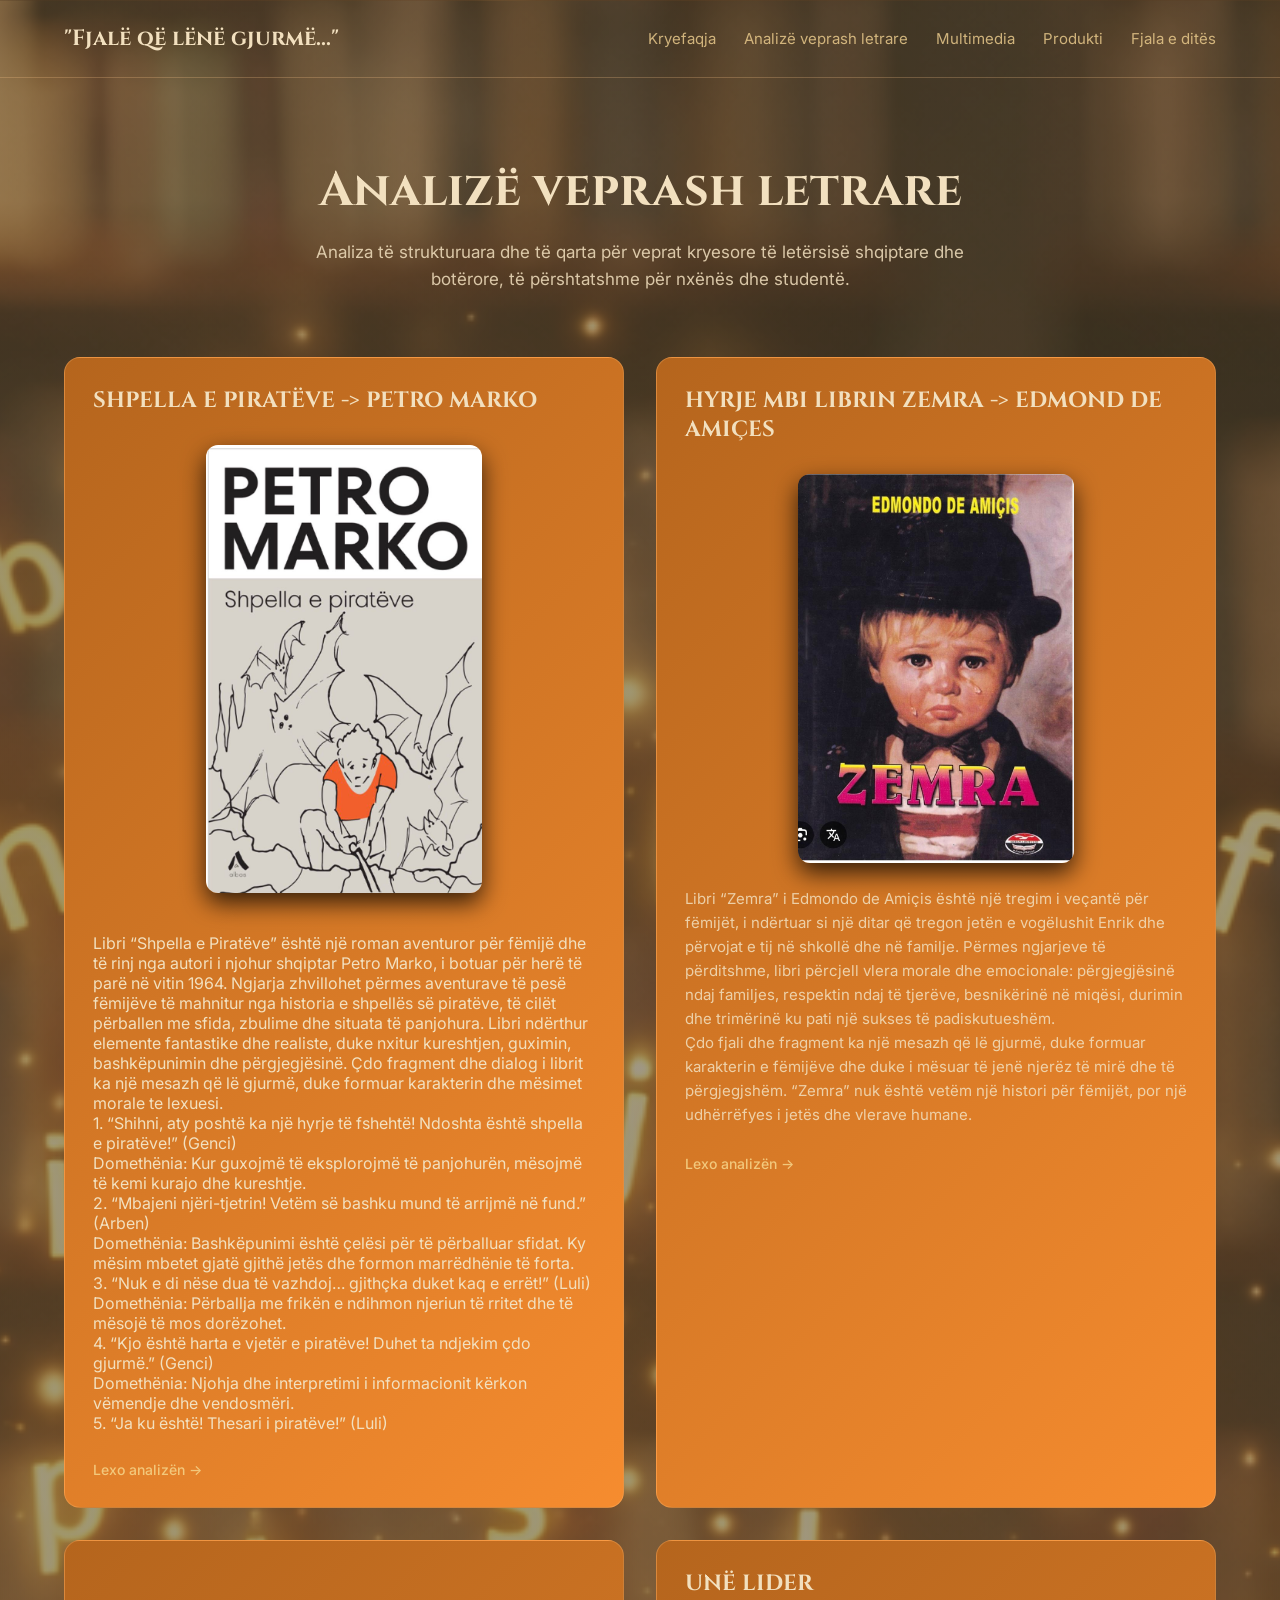
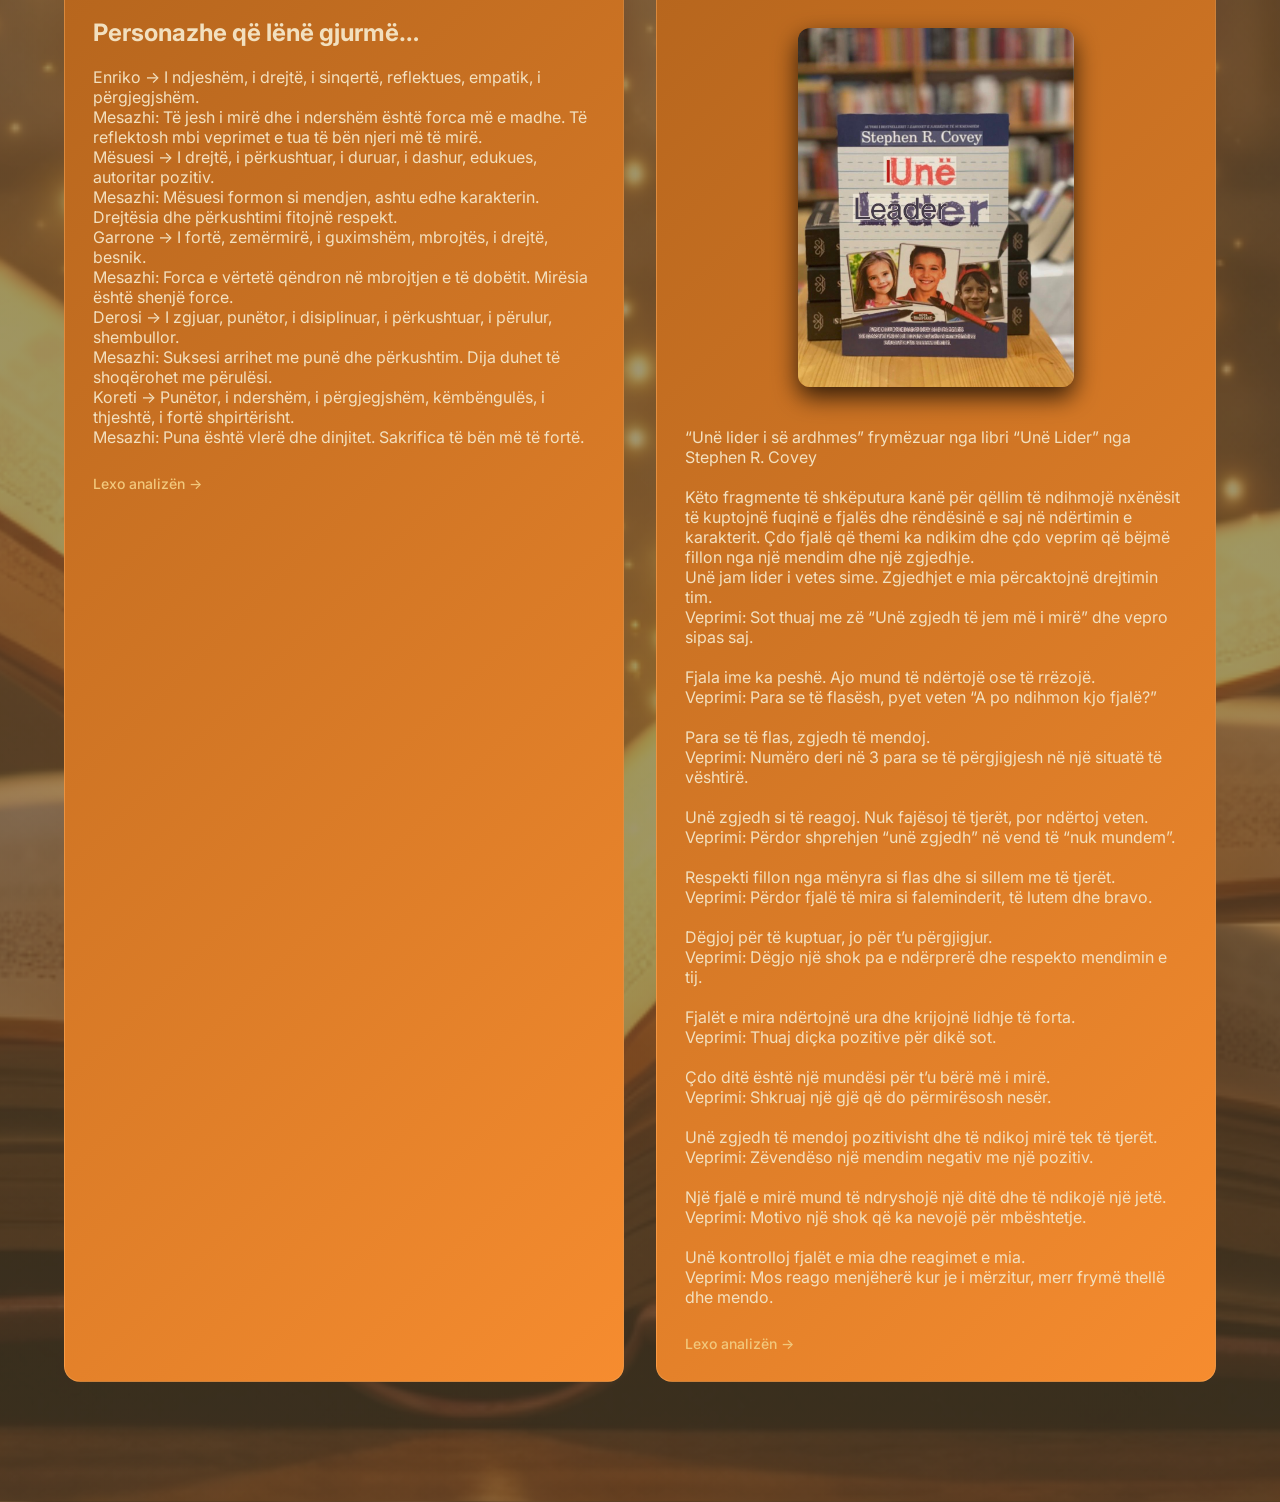
<file: alv.html>
<!DOCTYPE html>
<html lang="sq">
<head>
  <meta charset="UTF-8" />
  <meta name="viewport" content="width=device-width, initial-scale=1.0" />
  <title>Pesha e Fjalës – Analizë veprash letrare</title>

  <!-- Fonts -->
  <link href="https://fonts.googleapis.com/css2?family=Cinzel:wght@500;700&family=Inter:wght@300;400;500&display=swap" rel="stylesheet">

  <style>
    * {
      margin: 0;
      padding: 0;
      box-sizing: border-box;
    }

    body {
      font-family: Inter, sans-serif;
      color: #f2e0bf;
        background:
          linear-gradient(rgba(91, 76, 49, 0.578), rgba(91, 76, 49, 0.578)),
          url("WhatsApp\ Image\ 2026-04-01\ at\ 10.47.41\ PM.jpeg");

      background-size: cover;
      background-position: center;
      min-height: 100vh;
    }

    /* ===== NAVBAR ===== */
    header {
      display: flex;
      justify-content: space-between;
      align-items: center;
      padding: 24px 64px;
      border-bottom: 1px solid rgba(255, 200, 140, 0.25);
    }

    .logo {
      font-family: Cinzel, serif;
      font-size: 22px;
      font-weight: 700;
      display: flex;
      align-items: center;
      gap: 10px;
    }

    nav {
      display: flex;
      gap: 28px;
    }

    nav a {
      text-decoration: none;
      color: #e8c98b;
      font-size: 15px;
      opacity: 0.85;
    }

    nav a:hover {
      opacity: 1;
    }

    /* ===== PAGE CONTENT ===== */
    .analysis-page {
      padding: 80px 64px 120px;
    }

    .analysis-header {
      max-width: 720px;
      margin: 0 auto 64px;
      text-align: center;
    }

    .analysis-header h1 {
      font-family: Cinzel, serif;
      font-size: 48px;
      margin-bottom: 16px;
    }

    .analysis-header p {
      font-size: 17px;
      line-height: 1.6;
      opacity: 0.85;
    }

    /* ===== GRID ===== */
    .analysis-grid {
      display: grid;
      grid-template-columns: repeat(auto-fit, minmax(420px, 1fr));
      gap: 32px;
      max-width: 2000px;
      margin: 0 auto;
    }

    /* ===== CARD ===== */
    .analysis-card {
      background:linear-gradient(135deg,#b5651d,#f68c2f);
      border: 1px solid rgba(255, 190, 120, 0.3);
      border-radius: 16px;
      padding: 28px;
      transition: transform 0.25s ease, border-color 0.25s ease;
      cursor: pointer;
    }

    .analysis-card:hover {
      transform: translateY(-6px);
      border-color: rgba(255, 190, 120, 0.6);
    }

    .analysis-card h3 {
      font-family: Cinzel, serif;
      font-size: 22px;
      margin-bottom: 14px;
    }

    .analysis-card p {
      font-size: 15px;
      line-height: 1.6;
      opacity: 0.85;
      margin-bottom: 20px;
    }

    .analysis-card span {
      font-size: 14px;
      font-weight: 500;
      color: #f2c87c;
    }

    .full-analysis {
      max-height: 0;
      overflow: hidden;
      transition: max-height 0.4s ease, opacity 0.3s ease;
      opacity: 0;
    }

    .analysis-card.expanded .full-analysis {
      max-height: 4000px;
      opacity: 1;
    }

    .read-more {
      cursor: pointer;
      display: inline-block;
      margin-top: 8px;
    }


    @media (max-width: 1024px) {
  .analysis-page {
    padding: 60px 32px 100px;
  }

  header {
    padding: 18px 30px;
  }

  .analysis-grid {
    grid-template-columns: 1fr;
  }
}
.chart-wrapper {
  display: flex;
  justify-content: center;
  align-items: center;
  margin-top: 30px;        /* e bën më të largët nga teksti */
}

.chart-wrapper img {
  width: 55%;              /* e bën më të vogël */
  max-width: 700px;        /* nuk e bën shumë të madhe në desktop */
  filter: brightness(1); /* e errëson imazhin */
  border-radius: 12px;     /* e bën më bukur */
  box-shadow: 0 10px 25px rgba(0, 0, 0, 0.749);
}
@media (max-width: 768px) {

  header {
    flex-direction: column;
    gap: 16px;
    align-items: flex-start;
  }

  nav {
    flex-wrap: wrap;
    gap: 12px;
  }

  .analysis-page {
    padding: 50px 20px 90px;
  }

  .analysis-header h1 {
    font-size: 40px;
  }

  .analysis-card {
    padding: 22px;
  }
}

@media (max-width: 480px) {

  .analysis-header h1 {
    font-size: 32px;
  }

  .analysis-header p {
    font-size: 15px;
  }

  .analysis-card h3 {
    font-size: 18px;
  }

  .analysis-card p {
    font-size: 14px;
  }

  .analysis-card {
    padding: 18px;
  }

  .read-more {
    font-size: 13px;
  }
}

.analysis-card.expanded {
  border-color: rgba(255, 200, 140, 0.8);
}

  </style>
</head>


<body>

  <!-- NAVBAR -->
  <header>
    <div class="logo">"Fjalë që lënë gjurmë..."</div>
    <nav>
    <a href="index.html">Kryefaqja</a>
    <a href="alv.html">Analizë veprash letrare</a>
    <a href="rstk.html">Multimedia</a>
    <a href="njtprgj.html">Produkti</a>
    <a href="fjala.html">Fjala e ditës</a>
    </nav>
  </header>

  <!-- PAGE CONTENT -->
  <section class="analysis-page">

    <div class="analysis-header">
      <h1>Analizë veprash letrare</h1>
      <p>
        Analiza të strukturuara dhe të qarta për veprat kryesore të letërsisë
        shqiptare dhe botërore, të përshtatshme për nxënës dhe studentë.
      </p>
    </div>

    <div class="analysis-grid">

      <div class="analysis-card">
        <h3>SHPELLA E PIRATËVE  ->  PETRO MARKO</h3>

        <p class="preview">
          <div class="chart-wrapper">
  <img src="WhatsApp Image 2026-04-15 at 12.50.11.jpeg" alt="">
</div>
<br><br>
                      Libri “Shpella e Piratëve” është një roman aventuror për fëmijë dhe të rinj nga autori i njohur shqiptar Petro Marko, i botuar për herë të parë në vitin 1964. Ngjarja zhvillohet përmes aventurave të pesë fëmijëve të mahnitur nga historia e shpellës së piratëve, të cilët përballen me sfida, zbulime dhe situata të panjohura. Libri ndërthur elemente fantastike dhe realiste, duke nxitur kureshtjen, guximin, bashkëpunimin dhe përgjegjësinë. Çdo fragment dhe dialog i librit ka një mesazh që lë gjurmë, duke formuar karakterin dhe mësimet morale te lexuesi.
<br>1. “Shihni, aty poshtë ka një hyrje të fshehtë! Ndoshta është shpella e piratëve!” (Genci)
<br>Domethënia: Kur guxojmë të eksplorojmë të panjohurën, mësojmë të kemi kurajo dhe kureshtje. 
<br>2. “Mbajeni njëri-tjetrin! Vetëm së bashku mund të arrijmë në fund.” (Arben)
<br>Domethënia: Bashkëpunimi është çelësi për të përballuar sfidat. Ky mësim mbetet gjatë gjithë jetës dhe formon marrëdhënie të forta.
<br>3. “Nuk e di nëse dua të vazhdoj… gjithçka duket kaq e errët!” (Luli)
<br>Domethënia: Përballja me frikën e ndihmon njeriun të rritet dhe të mësojë të mos dorëzohet.                                                                                                                                                                                     
<br>4. “Kjo është harta e vjetër e piratëve! Duhet ta ndjekim çdo gjurmë.” (Genci)
<br>Domethënia: Njohja dhe interpretimi i informacionit kërkon vëmendje dhe vendosmëri. 
<br>5. “Ja ku është! Thesari i piratëve!” (Luli)

        </p>

        <!-- PJESA E FSHEHUR -->
        <div class="full-analysis">
          <p>

<br>Domethënia: Përpjekja dhe këmbëngulja shpërblehen. Ky fragment nxit durim dhe këmbëngulje për të arritur qëllimet.
<br>6.“Nëse nuk do kishim lexuar mirë hartenë, mund të kishim humbur.” (Genci)
<br>Domethënia: Gabimet janë pjesë e mësimit. Reflektimi mbi to i bën fëmijët më të kujdesshëm dhe më të mençur.
<br>7.“Mos e lër Lulin pas, edhe pse ecim ngadalë.” (Arben)
<br>Domethënia: Kujdesi për të tjerët dhe solidariteti krijojnë besim dhe lidhje të forta në grup.
<br>8. “Nuk ka rëndësi sa e vështirë duket, duhet të vazhdojmë.” (Genci)
<br>Domethënia: Kurajo dhe vendosmëri janë mësime që mbeten gjatë jetës dhe ndihmojnë për të përballuar çdo sfidë.
<br>9. “Edhe pse u trembëm, jemi më të fortë së bashku!” (Arben)
<br>Domethënia: Sfida forcon bashkëpunimin dhe miqësinë. Fjala nxit unitet dhe besim tek grupi.



          </p>
        </div>

        <span class="read-more">Lexo analizën →</span>
      </div>


      <div class="analysis-card">
        <h3>HYRJE MBI LIBRIN ZEMRA -> EDMOND DE AMIÇES</h3>
        <div class="chart-wrapper">
  <img src="WhatsApp Image 2026-04-15 at 12.50.08.jpeg" alt="">
</div>
        <p class="preview">
<br>Libri “Zemra” i Edmondo de Amiçis është një tregim i veçantë për fëmijët, i ndërtuar si një ditar që tregon jetën e vogëlushit Enrik dhe përvojat e tij në shkollë dhe në familje. Përmes ngjarjeve të përditshme, libri përcjell vlera morale dhe emocionale: përgjegjësinë ndaj familjes, respektin ndaj të tjerëve, besnikërinë në miqësi, durimin dhe trimërinë ku pati një sukses të padiskutueshëm.
<br>Çdo fjali dhe fragment ka një mesazh që lë gjurmë, duke formuar karakterin e fëmijëve dhe duke i mësuar të jenë njerëz të mirë dhe të përgjegjshëm. “Zemra” nuk është vetëm një histori për fëmijët, por një udhërrëfyes i jetës dhe vlerave humane.

        </p>

        <!-- PJESA E FSHEHUR -->
        <div class="full-analysis">
          <p>
<h1><br> FRAGMENTE QË LËNË GJURMË</h1>
<br>Familja dhe përgjegjësia
<br>1. “Mos e turpëro kurrë emrin e familjes sate me sjelljen tënde.” (Babai)
<br>Domethënia: Kjo fjalë i mëson fëmijës përgjegjësinë dhe respektin ndaj familjes. Fjala mbetet gjatë gjithë jetës.
<br>2. “Mos u mburr për atë që je, por puno për t’u bërë më i mirë.” (Babai)
<br>Domethënia: Babai tregon rëndësinë e përmirësimit të vetvetes dhe përulësisë. Fjala formon karakter dhe ndërgjegje.
<br>3. “Çdo gabim që nuk korrigjohet lë shenjë në shpirt.” (Babai)
<br>Domethënia: Babai mëson reflektimin dhe përgjegjësinë. Një mësim i fuqishëm moral.
<br>4. “Fjalët e hidhura lëndojnë më shumë se një shuplakë.” (Babai)
<br>Domethënia: Babai tregon rëndësinë e fjalës së kujdesshme. Fjala lë gjurmë në shpirt dhe marrëdhënie.
<br>5. “Respekto të tjerët, sepse respekti kthehet gjithmonë.” (Babai)
<br>Domethënia: Babai mëson respektin e ndërsjellë. Fjala ndikon në marrëdhënie dhe sjellje.
<br>6. “Kur gabon, njohja e gabimit është më e rëndësishme se justifikimi.” (Babai)
<br>Domethënia: Babai nxit përgjegjësinë dhe reflektimin. Një mësim që formon karakterin.
<br> Mësuesi dhe edukimi moral

<br>1. “Shkolla nuk është vetëm për të mësuar, por për t’u bërë njerëz të mirë.” (Mësuesi)
<br>Domethënia: Mësuesi tregon rëndësinë e edukimit moral, jo vetëm të dijes. Fjala lë gjurmë në formimin e karakterit.
<br>2. “Dija është dritë që nuk shuhet kurrë.” (Mësuesi)
<br>Domethënia: Mësuesi nxit dashurinë për dijen dhe vetëdijesimin. Fjala frymëzon rritje dhe dituri.
<br>3. “Durimi dhe këmbëngulja sjellin suksesin.” (Mësuesi)
<br>Domethënia: Mësuesi mëson se durimi është çelësi i rritjes. Fjala mbetet udhërrëfyes në sfida.
<br>4. “Mos u tremb të bësh atë që është e drejtë, edhe kur askush nuk të sheh.” (Mësuesi)
<br>Domethënia: Mësuesi mëson trimërinë morale. Fjala lë gjurmë në karakter.
<br>5. “Para se të flasësh, mendo se si ndihen të tjerët.” (Mësuesi)
<br>Domethënia: Mësuesi tregon rëndësinë e empatisë. Fjala formon respekt dhe ndjeshmëri.
<br>6. “Duro, sepse gjithçka ka kohën e vet.” (Mësuesi)
<br>Domethënia: Mësuesi mëson durimin dhe pritjen e rezultateve. Një mësim i fuqishëm për jetën.
<br>7. “Bashkëpunimi dhe respekti ndaj shokëve e bëjnë çdo punë më të lehtë.” (Mësuesi / Derosi)
<br>Domethënia: Mësuesi mëson rëndësinë e punës në grup dhe respektit. Fjala ndikon në marrëdhënie dhe etikën e punës.
<br>8. “Pas çdo vështirësie vjen një ditë më e mirë.” (Mësuesi)
<br>Domethënia: Mësuesi mëson optimizmin dhe shpresën. Një mesazh që mbetet gjatë jetës. 
<br>Shokët dhe miqësia
<br>1. “Një mik i mirë nuk të braktis në vështirësi.” (Garrone)
<br>Domethënia: Garrone tregon rëndësinë e besnikërisë. Fjala ndërton lidhje të forta.
<br>2. “Një mik i vërtetë është ai që ndihmon kur askush tjetër nuk e bën.” (Garrone)
<br>Domethënia: Garrone mëson solidaritetin dhe ndihmën. Fjala lë gjurmë në besim dhe marrëdhënie.
<br>3. “Mos e tradhto shokun tënd për asgjë.” (Garrone)
<br>Domethënia: Garrone tregon rëndësinë e besnikërisë. Një mësim për marrëdhënie të sigurta.
<br>4. “Mos i tall dobësitë e shokut.” (Garrone / Neli)
<br>Domethënia: Garrone dhe Neli mësojnë respektin dhe ndjeshmërinë. Fjala lë gjurmë në marrëdhënie shoqërore.
<br>5. “Shokët e mirë janë thesari më i madh.” (Garrone)
<br>Domethënia: Vlerësimi i miqësisë si pasuri e vërtetë. Një fjali që frymëzon kujdes dhe bashkëpunim.
<br>6. “Mos i lër shokët kur kanë nevojë për ty.” (Garrone)
<br>Domethënia: Besnikëria provohet në vështirësi. Fjala ndërton marrëdhënie të forta.
<br>7. “Bashkëpunimi dhe besimi bëjnë çdo punë më të lehtë.” (Derosi)
<br>Domethënia: Derosi mëson rëndësinë e besimit në shokë. Një mësim që mbetet gjatë jetës.
<br>8. “Edhe kur frika të mbyt, bëj atë që e di se është e drejtë.” (Enriko Botini)
<br>Domethënia: Enriko mëson trimërinë morale dhe përgjegjësinë. Fjala e tij lë gjurmë tek karakteri i fëmijëve.
<br>9. “Çdo përpjekje, madhe apo e vogël, të bën më të fortë.” (Enriko Botini)
<br>Domethënia: Enriko tregon se këmbëngulja e përditshme ka vlerë. Fjala frymëzon durim dhe vetëbesim.
<br>10. “Bëj mirë edhe kur askush nuk e sheh.” (Garrone)
<br>Domethënia: Fuqia e mirësisë së heshtur. Një mesazh që formon karakterin tënd.


<br>1. “Një mik i mirë nuk të braktis në vështirësi.” (Garrone)
<br>Domethënia: Garrone tregon rëndësinë e besnikërisë. Fjala ndërton lidhje të forta.
<br>2. “Një mik i vërtetë është ai që ndihmon kur askush tjetër nuk e bën.” (Garrone)
<br>Domethënia: Garrone mëson solidaritetin dhe ndihmën. Fjala lë gjurmë në besim dhe marrëdhënie.
<br>3. “Mos e tradhto shokun tënd për asgjë.” (Garrone)
<br>Domethënia: Garrone tregon rëndësinë e besnikërisë. Një mësim për marrëdhënie të sigurta.
<br>4. “Mos i tall dobësitë e shokut.” (Garrone / Neli)
<br>Domethënia: Garrone dhe Neli mësojnë respektin dhe ndjeshmërinë. Fjala lë gjurmë në marrëdhënie shoqërore.
<br>5. “Shokët e mirë janë thesari më i madh.” (Garrone)
<br>Domethënia: Vlerësimi i miqësisë si pasuri e vërtetë. Një fjali që frymëzon kujdes dhe bashkëpunim.
<br>6. “Mos i lër shokët kur kanë nevojë për ty.” (Garrone)
<br>Domethënia: Besnikëria provohet në vështirësi. Fjala ndërton marrëdhënie të forta.
<br>7. “Bashkëpunimi dhe besimi bëjnë çdo punë më të lehtë.” (Derosi)
<br>Domethënia: Derosi mëson rëndësinë e besimit në shokë. Një mësim që mbetet gjatë jetës.
<br>8. “Edhe kur frika të mbyt, bëj atë që e di se është e drejtë.” (Enriko Botini)
<br>Domethënia: Enriko mëson trimërinë morale dhe përgjegjësinë. Fjala e tij lë gjurmë tek karakteri i fëmijëve.
<br>9. “Çdo përpjekje, madhe apo e vogël, të bën më të fortë.” (Enriko Botini)
<br>Domethënia: Enriko tregon se këmbëngulja e përditshme ka vlerë. Fjala frymëzon durim dhe vetëbesim.
<br>10. “Bëj mirë edhe kur askush nuk e sheh.” (Garrone)
<br>Domethënia: Fuqia e mirësisë së heshtur. Një mesazh që formon karakterin tënd.



          </p>

        </div>
                  <span class="read-more">Lexo analizën →</span>
        </div>

        

      <div class="analysis-card">
        

        <p class="preview">
<h1><br>Personazhe që lënë gjurmë…</h1>
<br> Enriko ->  I ndjeshëm, i drejtë, i sinqertë, reflektues, empatik, i përgjegjshëm.
<br>Mesazhi: Të jesh i mirë dhe i ndershëm është forca më e madhe. Të reflektosh mbi veprimet e tua të bën njeri më të mirë.
<br> Mësuesi ->  I drejtë, i përkushtuar, i duruar, i dashur, edukues, autoritar pozitiv.
<br>Mesazhi: Mësuesi formon si mendjen, ashtu edhe karakterin. Drejtësia dhe përkushtimi fitojnë respekt.
<br> Garrone ->  I fortë, zemërmirë, i guximshëm, mbrojtës, i drejtë, besnik.
<br>Mesazhi: Forca e vërtetë qëndron në mbrojtjen e të dobëtit. Mirësia është shenjë force.
<br>Derosi ->  I zgjuar, punëtor, i disiplinuar, i përkushtuar, i përulur, shembullor.
<br>Mesazhi: Suksesi arrihet me punë dhe përkushtim. Dija duhet të shoqërohet me përulësi.
<br> Koreti ->  Punëtor, i ndershëm, i përgjegjshëm, këmbëngulës, i thjeshtë, i fortë shpirtërisht.
<br>Mesazhi: Puna është vlerë dhe dinjitet. Sakrifica të bën më të fortë.

        </p>

        <!-- PJESA E FSHEHUR -->
        <div class="full-analysis">
          <p>


<br> Prekosi ->  I turpshëm, i ndjeshëm, i duruar, i mirë, i përvuajtur, i përkushtuar.
<br>Mesazhi: Mos gjyko nga pamja apo gjendja. Edhe në vështirësi mund të mbetesh i mirë.
<br> Neli ->  I ndjeshëm, i pasigurt, i mirë, i qetë, i turpshëm, i brishtë.
<br>Mesazhi: Duhet të tregojmë empati dhe mirësi.Dobësia fizike nuk përcakton vlerën e njeriut. 
<br>Franti  -> I pabindur, i ashpër, i pandjeshëm, rebel, provokues, negativ.
<br>Mesazhi: Sjellja e keqe të çon në izolim. Mungesa e vlerave dëmton veten dhe të tjerët.
<br> Stardi  ->    Këmbëngulës, punëtor, i disiplinuar, i vendosur, serioz, i palodhur.
<br>Mesazhi: Me vullnet arrihet gjithçka. Përpjekja është çelësi i suksesit.



          </p>
        </div>

        <span class="read-more">Lexo analizën →</span>
      </div>
        <div class="analysis-card">
        <h3>UNË LIDER</h3>

        <p class="preview">
          <div class="chart-wrapper">
  <img src="WhatsApp Image 2026-04-18 at 4.14.40 PM.jpeg" alt="">
</div>
<br><br>

        “Unë  lider i së ardhmes” frymëzuar nga libri  “Unë  Lider” nga Stephen R. Covey <br>
<br>
Këto fragmente të shkëputura kanë  për qëllim të ndihmojë nxënësit të kuptojnë fuqinë e fjalës dhe rëndësinë e saj në ndërtimin e karakterit. Çdo fjalë që themi ka ndikim dhe çdo veprim që bëjmë fillon nga një mendim dhe një zgjedhje.
<br>
Unë jam lider i vetes sime. Zgjedhjet e mia përcaktojnë drejtimin tim. <br>
Veprimi: Sot thuaj me zë “Unë zgjedh të jem më i mirë” dhe vepro sipas saj. <br>
<br>
Fjala ime ka peshë. Ajo mund të ndërtojë ose të rrëzojë. <br>
Veprimi: Para se të flasësh, pyet veten “A po ndihmon kjo fjalë?” <br>
<br>
Para se të flas, zgjedh të mendoj. <br>
Veprimi: Numëro deri në 3 para se të përgjigjesh në një situatë të vështirë. <br>
<br>
Unë zgjedh si të reagoj. Nuk fajësoj të tjerët, por ndërtoj veten. <br>
Veprimi: Përdor shprehjen “unë zgjedh” në vend të “nuk mundem”. <br>
<br>
Respekti fillon nga mënyra si flas dhe si sillem me të tjerët. <br>
Veprimi: Përdor fjalë të mira si faleminderit, të lutem dhe bravo. <br> 
<br>
Dëgjoj për të kuptuar, jo për t’u përgjigjur. <br>
Veprimi: Dëgjo një shok pa e ndërprerë dhe respekto mendimin e tij. <br>
<br>
Fjalët e mira ndërtojnë ura dhe krijojnë lidhje të forta. <br>
Veprimi: Thuaj diçka pozitive për dikë sot. <br>
<br>
Çdo ditë është një mundësi për t’u bërë më i mirë. <br>
Veprimi: Shkruaj një gjë që do përmirësosh nesër. <br>
<br>
Unë zgjedh të mendoj pozitivisht dhe të ndikoj mirë tek të tjerët. <br>
Veprimi: Zëvendëso një mendim negativ me një pozitiv. <br>
<br>
Një fjalë e mirë mund të ndryshojë një ditë dhe të ndikojë një jetë. <br>
Veprimi: Motivo një shok që ka nevojë për mbështetje. <br>
<br>
Unë kontrolloj fjalët e mia dhe reagimet e mia. <br>
Veprimi: Mos reago menjëherë kur je i mërzitur, merr frymë thellë dhe mendo. <br>

        </p>

        <!-- PJESA E FSHEHUR -->
        <div class="full-analysis">
          <p>

            Forca e vërtetë është të zgjedhësh mirësinë dhe respektin. <br>
Veprimi: Bëj një veprim të mirë pa pritur asgjë në këmbim. <br>
<br>
Së bashku jemi më të fortë dhe arrijmë më shumë. <br>
Veprimi: Ndihmo një shok në një detyrë ose punë. <br>
<br>
Unë përmirësohem çdo ditë dhe nuk dorëzohem përballë vështirësive. <br>
Veprimi: Provo përsëri diçka që të dështoi më parë. <br>
<br>
Fjalët e mia janë pasqyra e karakterit tim dhe tregojnë kush jam. <br>
Veprimi: Zgjidh një fjalë që të përfaqëson sot dhe jetoje atë gjatë gjithë ditës. <br>
<br>
Ti je lider. Çdo fjalë që thua dhe çdo zgjedhje që bën lë një gjurmë tek të tjerët dhe tek vetja jote. <br>
Veprimi: Zgjidh një fjalë sot dhe bëje pjesë të jetës tënde. <br>
<br>
Në përfundim, ky libër na kujton se lidershipi fillon nga vetja. Përmes fjalëve të mira, respektit dhe veprimeve të drejta, ne mund të ndikojmë pozitivisht në botën përreth nesh. Çdo nxënës ka fuqinë të bëhet lider dhe të lërë gjurmë të bukura në jetën e të tjerëve. <br>




          </p>
        </div>

        <span class="read-more">Lexo analizën →</span>
      </div>
  </section>

</body>
<script>
  document.querySelectorAll(".read-more").forEach(button => {
    button.addEventListener("click", () => {
      const card = button.closest(".analysis-card");
      card.classList.toggle("expanded");

      button.textContent = card.classList.contains("expanded")
        ? "Mbyll analizën ←"
        : "Lexo analizën →";
    });
  });
</script>
</html>
</file>
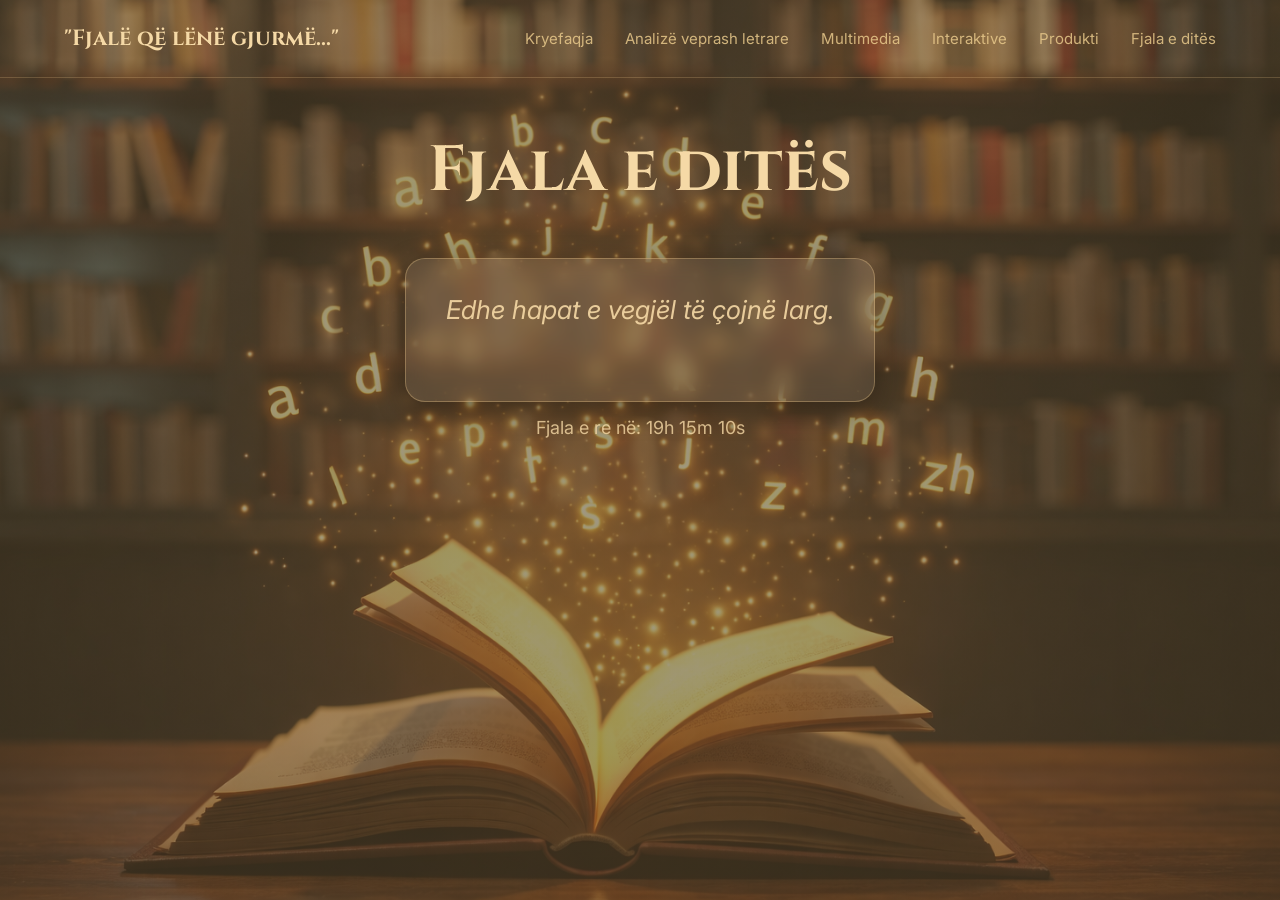
<file: fjala.html>
<!DOCTYPE html>
<html lang="sq">
<head>
<meta charset="UTF-8">
<meta name="viewport" content="width=device-width, initial-scale=1.0">
<title>"Fjalë që lënë gjurmë..."</title>
<link href="https://fonts.googleapis.com/css2?family=Cinzel:wght@500;700&family=Inter:wght@300;400;500&display=swap" rel="stylesheet">
<link rel="stylesheet" href="style.css">
</head>
<style>
    *{margin:0;padding:0;box-sizing:border-box}
body {
  font-family: Inter, sans-serif;
  color: #f5d9a6;

  background:
    linear-gradient(rgba(91, 76, 49, 0.578), rgba(91, 76, 49, 0.578)),
    url("WhatsApp\ Image\ 2026-04-01\ at\ 10.47.41\ PM.jpeg");

  background-size: cover;
  background-position: center;
  background-repeat: no-repeat;
  background-attachment: fixed;

  min-height: 100vh;
}

header{
    display:flex;
    align-items:center;
    justify-content:space-between;
    padding:24px 64px;
    border-bottom:1px solid rgba(255,215,150,.2)
}
.logo{
    display:flex;
    align-items:center;
    gap:12px;
    font-family:Cinzel,serif;
    font-size:22px;
    font-weight:700
}
nav{
    display:flex;
    gap:32px;
    font-size:15px
}
nav a{
    text-decoration:none;
    color:#e8c98b;
    opacity:.85
}
nav a:hover{opacity:1}
.hero{
    display:flex;
    flex-direction:column;
    align-items:center;
    justify-content:center;
    text-align:center;
    padding:50px 24px
}
.hero h1{
    font-family:Cinzel,serif;
    font-size:64px;
    font-weight:700;
    margin-bottom:24px
}
.hero p{
    font-size:100px;
    max-width:800px;
    margin-bottom:40px;
    opacity:.9
}
.hero button{
    background:linear-gradient(135deg,rgb(#dcbd60),rgb(#dcbd60));
    border:none;
    border-radius:12px;
    padding:14px 36px;
    font-size:20px;
    font-weight:500;
    color:#000000;
    cursor:pointer
}
.hero button:hover{opacity:.9}
.container {
  max-width: 800px;     /* kontrollon gjerësinë */
  margin: 0 auto;       /* e vendos në qendër */
}

.container p {
  text-align: left;     /* tekst majtas */
  line-height: 1.7;
  font-size: 17px;
  margin-bottom: 24px;
}

.quote-box {
  background: rgba(255, 255, 255, 0.08);
  border: 1px solid rgba(255, 215, 150, 0.3);
  border-radius: 20px;
  padding: 30px 40px;
  max-width: 700px;
  margin-top: 20px;
  backdrop-filter: blur(10px);
  box-shadow: 0 8px 30px rgba(0,0,0,0.3);
}

.quote-box p {
  font-size: 26px;
  font-style: italic;
  line-height: 1.6;
  text-align: center;
}
#countdown {
  margin-top: 15px;
  font-size: 18px;
  opacity: 0.8;
}
@media (max-width: 768px) {

  header{
    padding:18px 20px;
  }

  nav{
    gap: 16px;
    font-size: 14px;
  }

  .hero h1{
    font-size: 44px;
  }

  .hero p{
    font-size: 18px;
    max-width: 100%;
  }

  .hero button{
    padding: 12px 26px;
    font-size: 18px;
  }
}

@media (max-width: 480px) {

  header{
    flex-direction:column;
    gap: 12px;
    align-items:flex-start;
  }

  nav{
    flex-wrap: wrap;
    gap: 10px;
  }

  .logo{
    font-size: 20px;
  }

  .hero{
    padding: 40px 16px;
  }

  .hero h1{
    font-size: 36px;
  }

  .hero p{
    font-size: 16px;
    margin-bottom: 30px;
  }

  .hero button{
    width: 100%;
    max-width: 260px;
  }
  
}
</style>

<body>
<header>
<div class="logo">"Fjalë që lënë gjurmë..."</div>
<nav>
    <a href="index.html">Kryefaqja</a>
    <a href="alv.html">Analizë veprash letrare</a>
    <a href="rstk.html">Multimedia</a>
    <a href="rstkinter.html">Interaktive</a>
    <a href="njtprgj.html">Produkti</a>
    <a href="fjala.html">Fjala e ditës</a>
</nav>
</header>
<section class="hero">
    <h1>Fjala e ditës</h1>
    <div class="quote-box">
        <p id="daily-quote"></p>
    </div>
    <div id="countdown"></div>
</section>
 <script>
const quotes = [
  "Ti je më i fortë se çdo dyshim që të kalon në mendje.",
  "Mos harro: edhe ditët e vështira kalojnë. Ti mbetesh.",
  "Drita jote nuk shuhet, edhe kur ti mendon se është errësirë.",
  "Ti nuk je rastësi… je mundësi.",
  "Çdo hap i vogël të çon më afër ëndrrës.",
  "Beso te vetja, sepse aty fillon çdo mrekulli.",
  "Mos u dorëzo – historia jote ende po shkruhet.",
  "Ti ke gjithçka brenda vetes për të arritur atë që do.",
  "Mos e nënvlerëso fuqinë që ke – ajo të ka mbajtur deri këtu.",
  "Fjalët që i thua vetes bëhen zëri i shpirtit tënd… zgjidh t’i flasësh me dashuri.",
  "Ti je drita që kërkon – mos e kërko jashtë vetes.",
  "Edhe kur askush nuk e sheh, ti po lufton dhe kjo ka vlerë.",
  "Shpirti yt e di rrugën… thjesht mos e mbulo me frikë.",
  "Suksesi fillon nga besimi në vetvete.",
  "Edhe hapat e vegjël të çojnë larg.",
  "Ti je më i fortë se sa mendon, dhe më i aftë se sa e imagjinon.",
  "Forca jote fillon aty ku mendon se mbaron.",
  "Mos e nënvlerëso veten — ke kaluar më shumë se sa mendon.",
  "Brenda teje ka më shumë forcë se çdo pengesë që ke përballë.",
  "Ti nuk je i dobët, thjesht nuk e ke zbuluar ende gjithë forcën tënde.",
  "Ti je më i fortë se çdo ditë e vështirë që ke kaluar.",
  "Forca jote nuk duket gjithmonë, por është gjithmonë aty.",
  "Ndonjëherë thjesht fakti që vazhdon është një fitore.",
  "Ti nuk dorëzohesh lehtë — dhe kjo të bën të veçantë.",
  "Çdo betejë që ke fituar të ka bërë më të fortë.",
  "Mos ki frikë nga vështirësitë, ato të formojnë.",
  "Ti ke brenda vetes gjithçka që të duhet për të ecur përpara.",
  "Forca nuk është të mos rrëzohesh, por të ngrihesh çdo herë.",
  "Një zemër e fortë nuk dorëzohet, edhe kur është e lodhur.",
  "Një fjalë e thënë me zemër mund të shërojë plagë që askush nuk i sheh.",
  "Ndonjëherë njerëzit harrojnë çfarë u bëre, por kurrë si i bëre të ndihen me fjalët e tua.",
  "Fjalët janë si gjurmë në shpirt: disa të ngrohin, disa të lëndojnë përgjithmonë.",
  "Një shpirt i lënduar nuk ka nevojë për shumë… vetëm për një fjalë të butë.",
  "Fjalët e mira janë dritë në errësirën e dikujt.",
  "Një fjali mund të ndryshojë një ditë… ose një jetë të tërë.",
  "Fjalët kanë peshë — edhe kur thuhen pa menduar, bien rëndë në zemër.",
  "Shpirti i njeriut ushqehet me fjalë të mira dhe plagoset nga ato të këqija.",
  "Thuaj fjalë që do doje t’i dëgjoje vetë në ditët e tua më të vështira"
];

// Merr datën e sotme nga klienti
const today = new Date();

// Krijon një numër unik për çdo ditë
const index = today.getFullYear() * 365 + today.getMonth() * 31 + today.getDate();

// Zgjedh një fjali bazuar në ditën
const quote = quotes[index % quotes.length];

// Vendos tekstin në HTML
document.getElementById("daily-quote").textContent = quote;


function updateCountdown() {
  const now = new Date();

  // Krijon daten e nesërme në 00:00
  const tomorrow = new Date();
  tomorrow.setHours(24, 0, 0, 0);

  // Diferenca në milisekonda
  const diff = tomorrow - now;

  // Konverto në orë, minuta, sekonda
  const hours = Math.floor(diff / (1000 * 60 * 60));
  const minutes = Math.floor((diff / (1000 * 60)) % 60);
  const seconds = Math.floor((diff / 1000) % 60);

  // Shfaq timer-in
  document.getElementById("countdown").textContent =
    `Fjala e re në: ${hours}h ${minutes}m ${seconds}s`;

  // Rifresko çdo sekondë
  setTimeout(updateCountdown, 1000);

  if (diff <= 1000) {
      location.reload();
    }
}

// Start
updateCountdown();
</script>
</body>
</html>
</file>
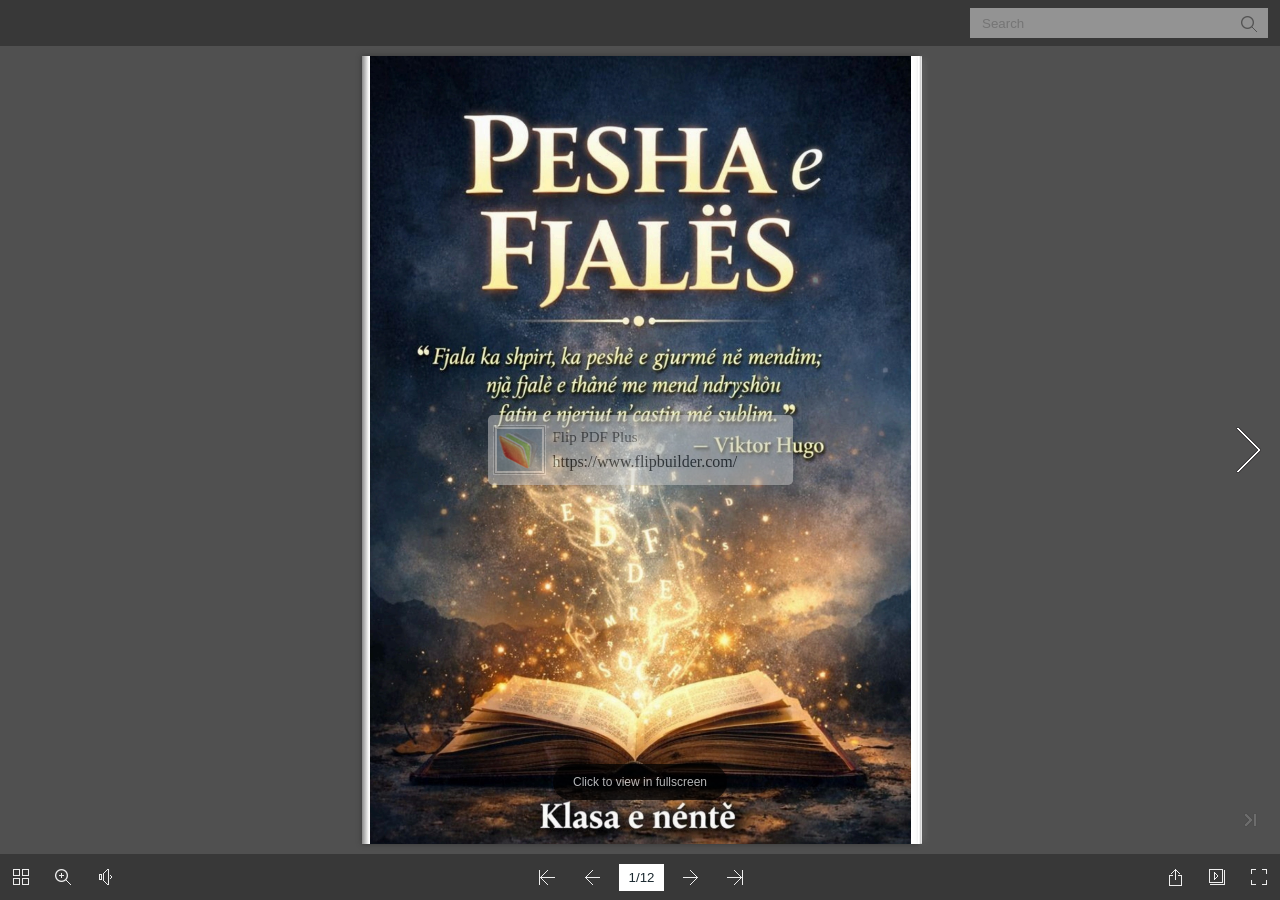
<file: flipbook.html>
<!DOCTYPE HTML>
<html xmlns="http://www.w3.org/1999/xhtml">

<head>
	<title>untitled design_20260120_224100_0000</title>
	<meta http-equiv="X-UA-Compatible" content="IE=Edge">
	<meta http-equiv="Content-Type" content="text/html; charset=utf-8" />
	<meta name="viewport" content="width=device-width, initial-scale=1.0, minimum-scale=1.0, maximum-scale=1.0, user-scalable=no">
	<meta name="apple-mobile-web-app-capable" content="yes" />
	<meta name="monitor-signature" content="monitor:player:html5">
	<meta name="keywords" content="" />
	<meta name="og:image" content="files/shot.png" />
	<meta property="og:image" content="files/shot.png" />
	<meta property="og:title" content="untitled design_20260120_224100_0000" />
	<meta property="og:description" content="" />
	<meta name="Description" content="">
	<link rel="image_src" href="files/shot.png" />
	<meta name="Generator" content="FlipPDFPlus for win v7.5.9 at https://www.flipbuilder.com" />
	<link rel="shortcut icon" href="files/extfile/htmlIcon.png" />
	
	
	<style>
		html {width: 100%;height: 100%;left: 0;top: 0;margin: 0;padding: 0;position: fixed;}
		body {width: 100%;height: 100%;left: 0;top: 0;margin: 0;padding: 0;position: fixed;}
	</style>
</head>

<body>
  
	<div id="tmpLoading" style="width: 100%; height: 100%; position: absolute; z-index: -2;background:#323232;"></div>
	<script src="javascript/config.js"></script>
	<script src="javascript/LoadingJS.js"></script>
  <link rel="stylesheet" href="style/style.css">
  <script type="text/javascript" src="javascript/deString.js"></script>
  <script type="text/javascript" src="javascript/jquery-3.5.1.min.js"></script>
  <script type="text/javascript" src="javascript/book.min.js"></script>
  <script type="text/javascript" src="javascript/pageItems.min.js"></script>
  <script type="text/javascript" src="javascript/main.min.js"></script>

  
  
  
  
	<script type="text/javascript" src="javascript/editor.js"></script>
  <!-- <script type="text/javascript" src="javascript/BookPreview.js"></script> -->
	<script type="text/javascript" src="files/search/book_config.js"></script>
	<script type="text/javascript">var sendvisitinfo = function (type, page) { };</script>
  <script type="text/javascript">
		window.readerConfigLoaded = true;
	</script>
	
	
	
	
  <noscript><div><hr/><ul><li><a href="files/basic-html/page1.html">Pages</a></li></ul><hr style="width:80%"/></div></noscript>
      
</body>

</html>
</file>
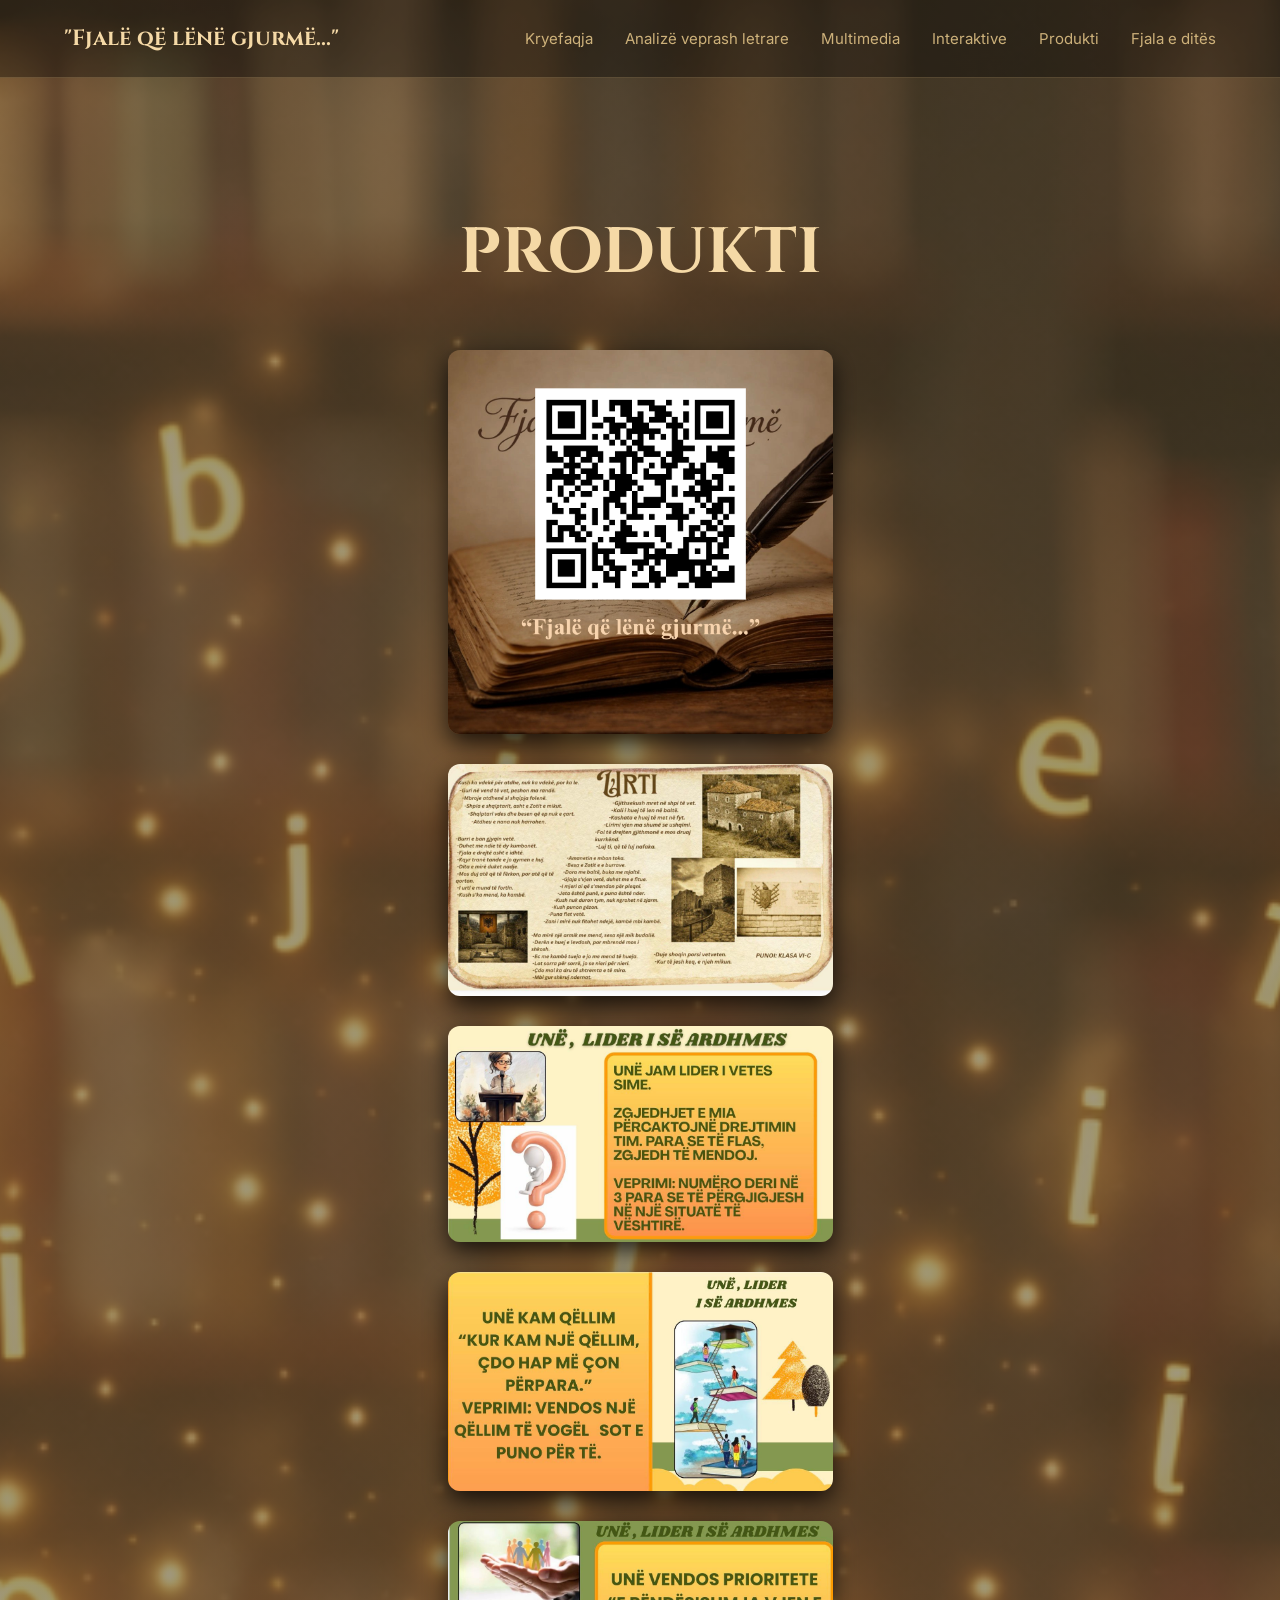
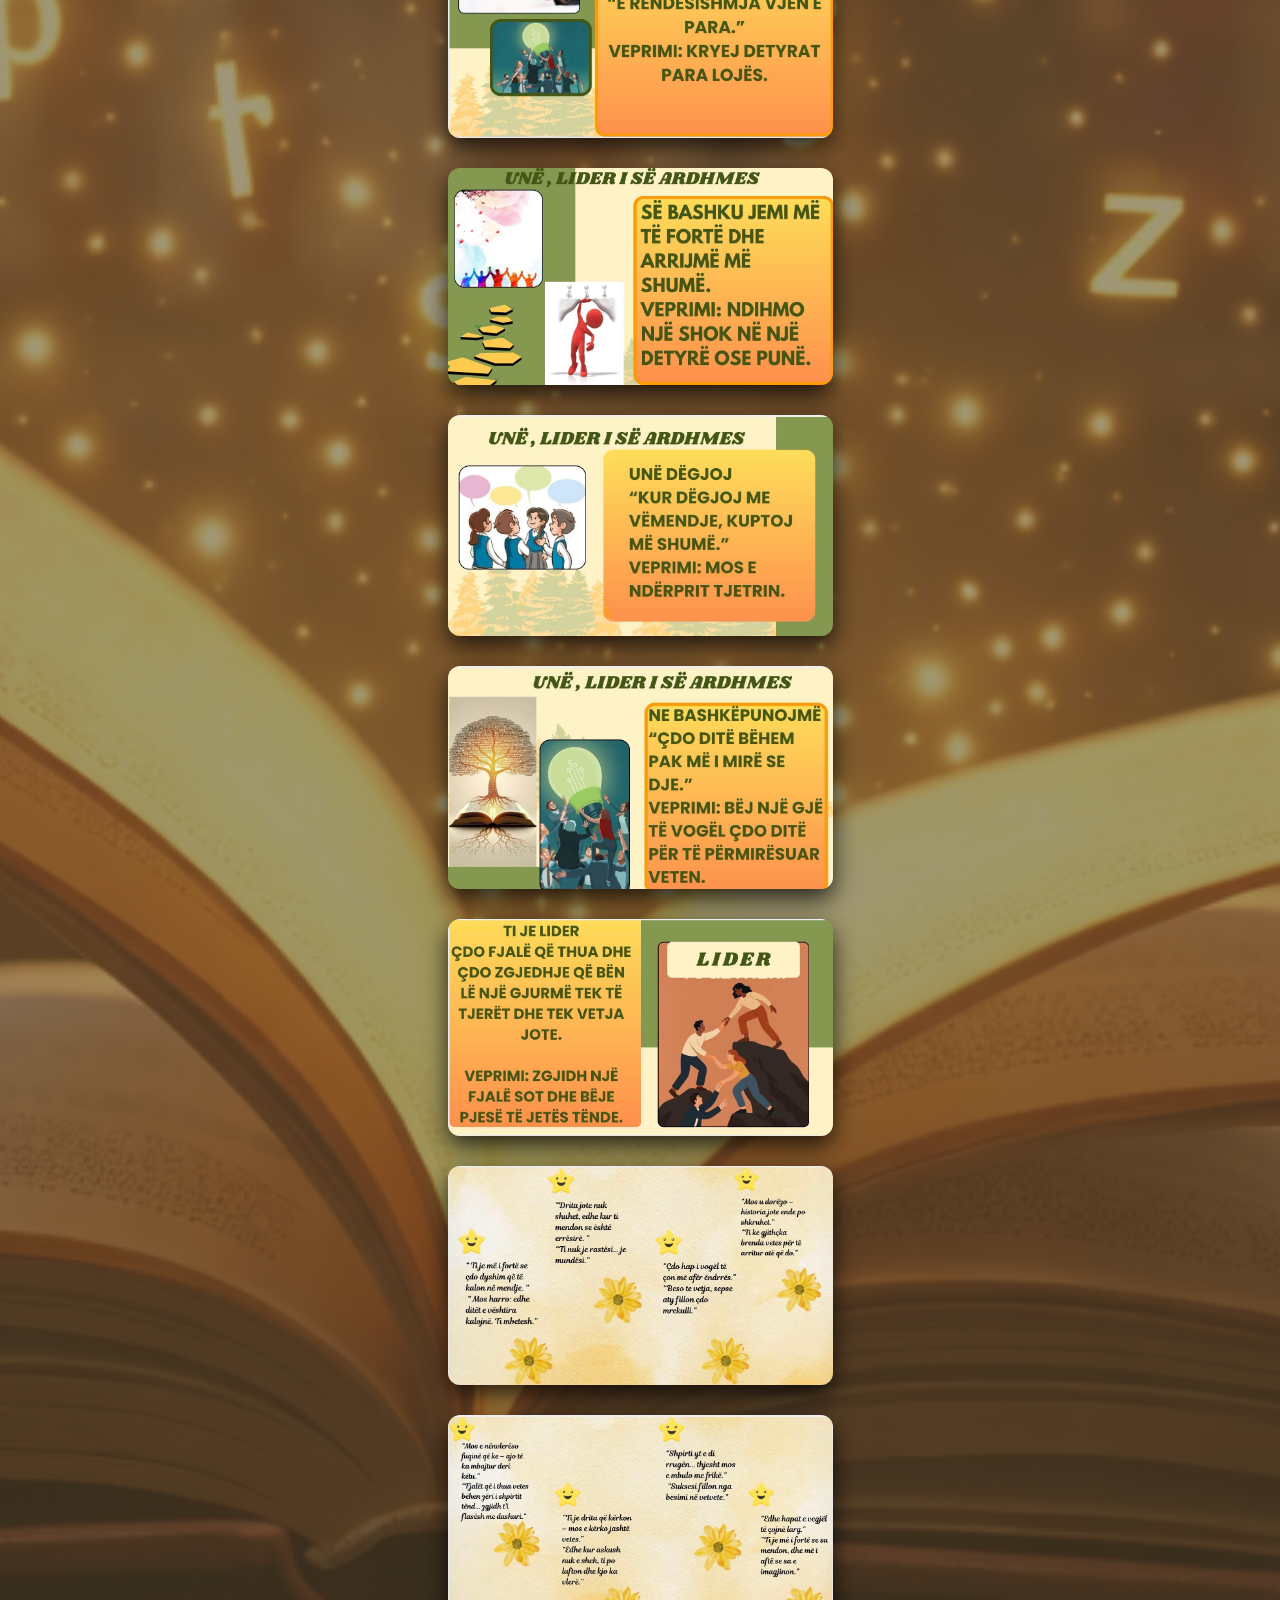
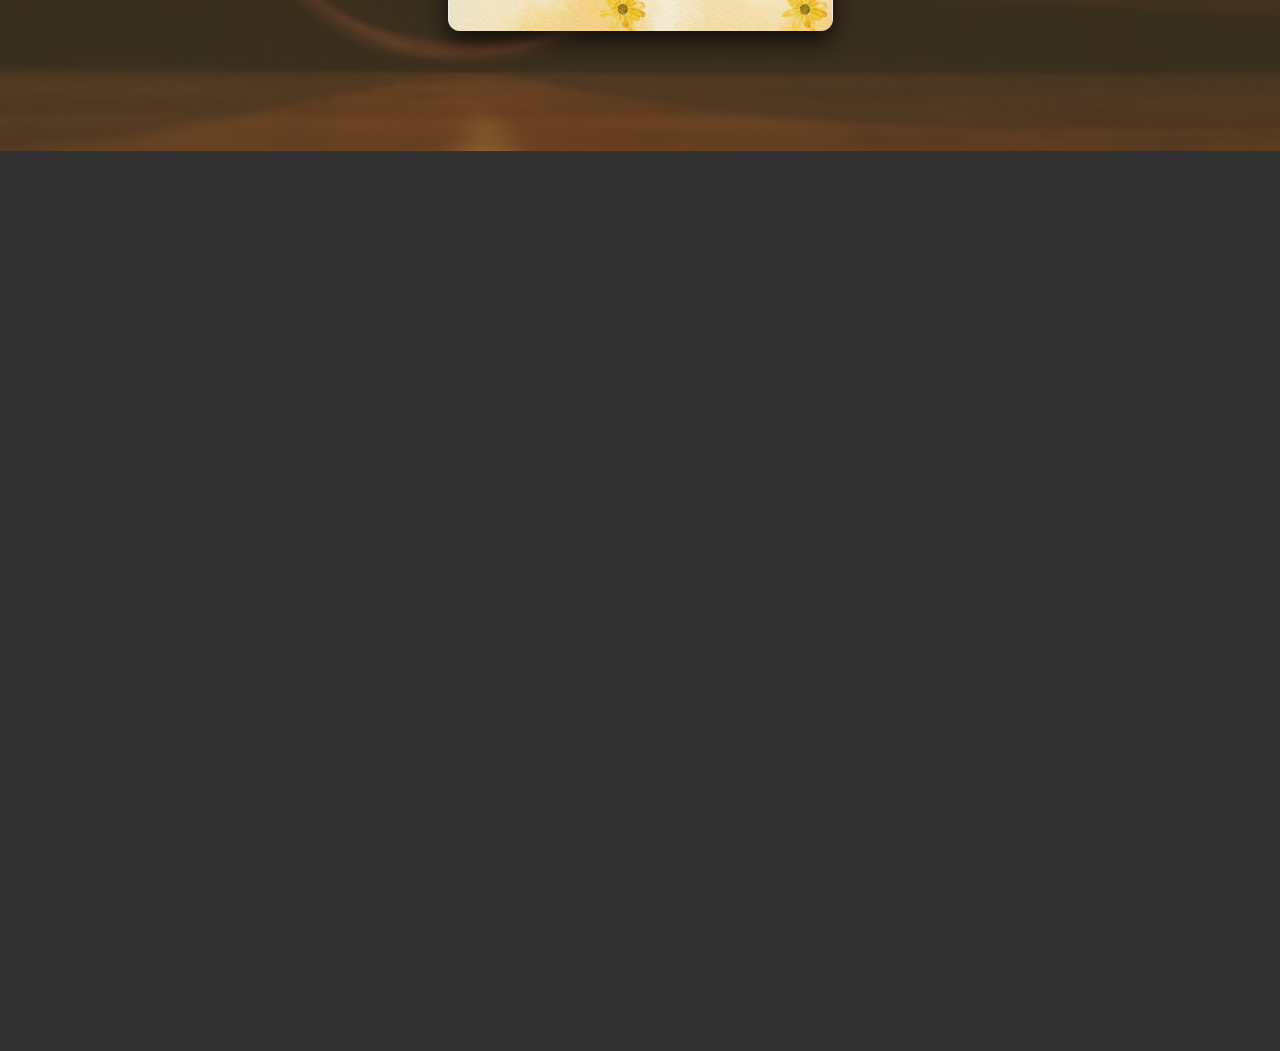
<file: njtprgj.html>
<!DOCTYPE html>
<html lang="sq">
<head>
  <meta charset="UTF-8" />
  <meta name="viewport" content="width=device-width, initial-scale=1.0" />
  <title>Pesha e Fjalës</title>

  <link href="https://fonts.googleapis.com/css2?family=Cinzel:wght@500;700&family=Inter:wght@300;400;500&display=swap" rel="stylesheet">
  <link rel="stylesheet" href="njtprgj.css">

  <meta http-equiv="X-UA-Compatible" content="IE=Edge">
	<meta http-equiv="Content-Type" content="text/html; charset=utf-8" />
	<meta name="viewport" content="width=device-width, initial-scale=1.0, minimum-scale=1.0, maximum-scale=1.0, user-scalable=no">
	<meta name="apple-mobile-web-app-capable" content="yes" />
	<meta name="monitor-signature" content="monitor:player:html5">
	<meta name="keywords" content="" />
	<meta name="og:image" content="files/shot.png" />
	<meta property="og:image" content="files/shot.png" />
	<meta property="og:title" content="untitled design_20260120_224100_0000" />
	<meta property="og:description" content="" />
	<meta name="Description" content="">
	<link rel="image_src" href="files/shot.png" />
	<meta name="Generator" content="FlipPDFPlus for win v7.5.9 at https://www.flipbuilder.com" />
	<link rel="shortcut icon" href="files/extfile/htmlIcon.png" />
</head>
<body>
<style>
  *{margin:0;padding:0;box-sizing:border-box}

body{
  font-family:Inter,sans-serif;
  color:#f5d9a6;
  background:
    linear-gradient(rgba(91, 76, 49, 0.578), rgba(91, 76, 49, 0.578)),
    url("WhatsApp\ Image\ 2026-04-01\ at\ 10.47.41\ PM.jpeg");
  background-size:cover;
  background-position:center;
  background-repeat:no-repeat;
  min-height:100vh;
  padding-top: 90px; /* ADDED */
}

header{
  display:flex;
  align-items:center;
  justify-content:space-between;
  padding:24px 64px;
  border-bottom:1px solid rgba(255,215,150,.2);

  position: fixed; /* ADDED */
  top: 0;           /* ADDED */
  left: 0;          /* ADDED */
  width: 100%;      /* ADDED */
  z-index: 999;     /* ADDED */
  background: rgba(0,0,0,0.35); /* optional */
}

.logo{
  display:flex;
  align-items:center;
  gap:12px;
  font-family:Cinzel,serif;
  font-size:22px;
  font-weight:700
}

nav{
  display:flex;
  gap:32px;
  font-size:15px
}

nav a{
  text-decoration:none;
  color:#e8c98b;
  opacity:.85
}
nav a:hover{opacity:1}

.hero{
  display:flex;
  flex-direction:column;
  align-items:center;
  justify-content:center;
  text-align:center;
  padding:120px 24px;
}
.chart-wrapper {
  display: flex;
  justify-content: center;
  align-items: center;
  margin-top: 30px;        /* e bën më të largët nga teksti */
}

.chart-wrapper img {
  width: 55%;              /* e bën më të vogël */
  max-width: 700px;        /* nuk e bën shumë të madhe në desktop */
  filter: brightness(1); /* e errëson imazhin */
  border-radius: 12px;     /* e bën më bukur */
  box-shadow: 0 10px 25px rgba(0, 0, 0, 0.749);
}
</style>

<header>
  <div class="logo">"Fjalë që lënë gjurmë..."</div>
  <nav>
    <a href="index.html">Kryefaqja</a>
    <a href="alv.html">Analizë veprash letrare</a>
    <a href="rstk.html">Multimedia</a>
    <a href="rstkinter.html">Interaktive</a>
    <a href="njtprgj.html">Produkti</a>
    <a href="fjala.html">Fjala e ditës</a>
  </nav>
</header>

<section class="hero">
  <div class="hero-text">
    <h1>PRODUKTI</h1>
  </div>

  <div class="chart-wrapper">
    <img src="Fjalët që lejnë gjurmë..png" alt="">
  </div>
  <div class="chart-wrapper">
    <img src="urti.png" alt="">
  </div>
  <div class="chart-wrapper">
    <img src="shkallat/1.png" alt="">
  </div>
  <div class="chart-wrapper">
    <img src="shkallat/2.jpeg" alt="">
  </div>
  <div class="chart-wrapper">
    <img src="shkallat/3.jpeg" alt="">
  </div>
  <div class="chart-wrapper">
    <img src="shkallat/4.jpeg" alt="">
  </div>
  <div class="chart-wrapper">
    <img src="shkallat/5.jpeg" alt="">
  </div>
  <div class="chart-wrapper">
    <img src="shkallat/6.jpeg" alt="">
  </div>
  <div class="chart-wrapper">
    <img src="shkallat/7.jpeg" alt="">
  </div>
  <div class="chart-wrapper">
    <img src="WhatsApp Image 2026-04-15 at 13.14.17.jpeg" alt="">
  </div>
  <div class="chart-wrapper">
    <img src="WhatsApp Image 2026-04-15 at 13.14.17 (1).jpeg" alt="">
  </div>
</section>

<div id="tmpLoading" style="width: 100%; height: 100%; position: absolute; z-index: -2;background:#323232;"></div>
	


<script>
  function openFullScreen(){
    const frame = document.querySelector('.pdf-frame embed');
    if(frame.requestFullscreen){
      frame.requestFullscreen();
    }
  }

  function reloadPDF(){
    const frame = document.querySelector('.pdf-frame embed');
    frame.src = frame.src;
  }
</script>

</body>
</html>
</file>
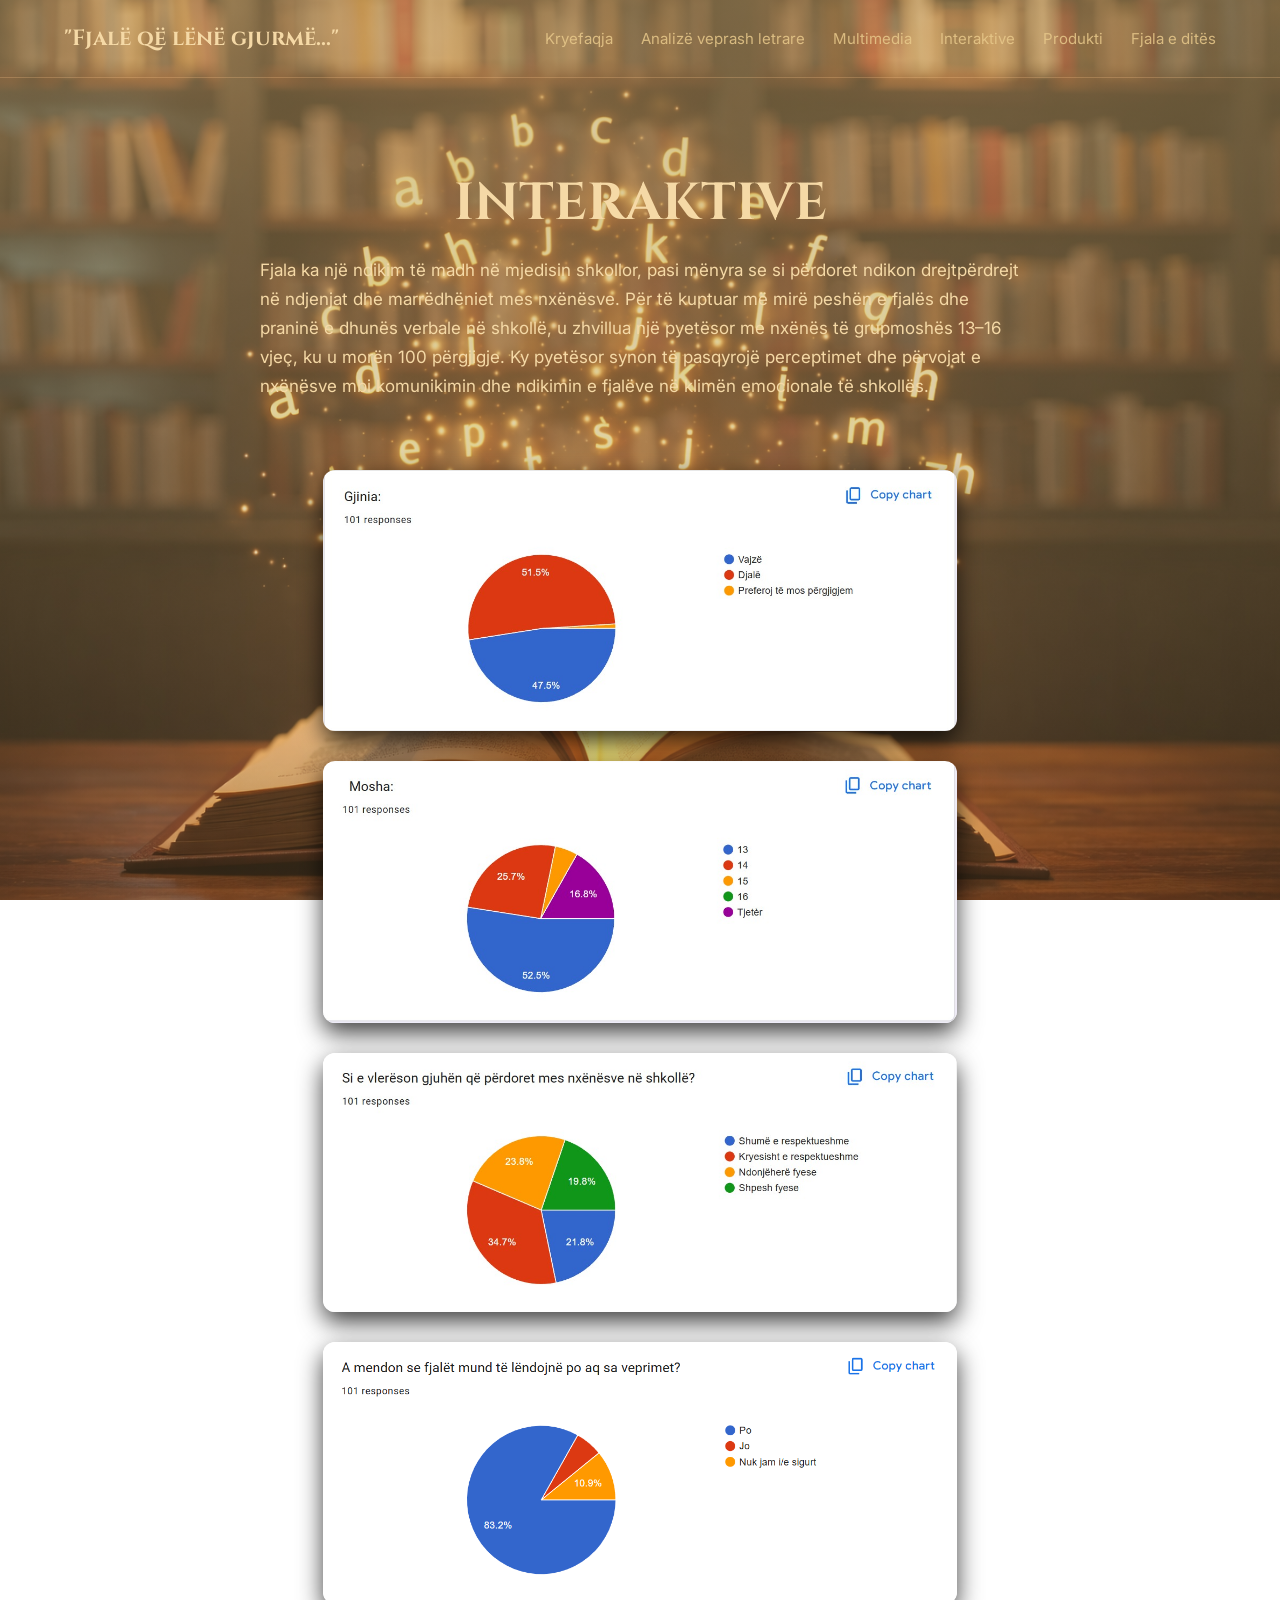
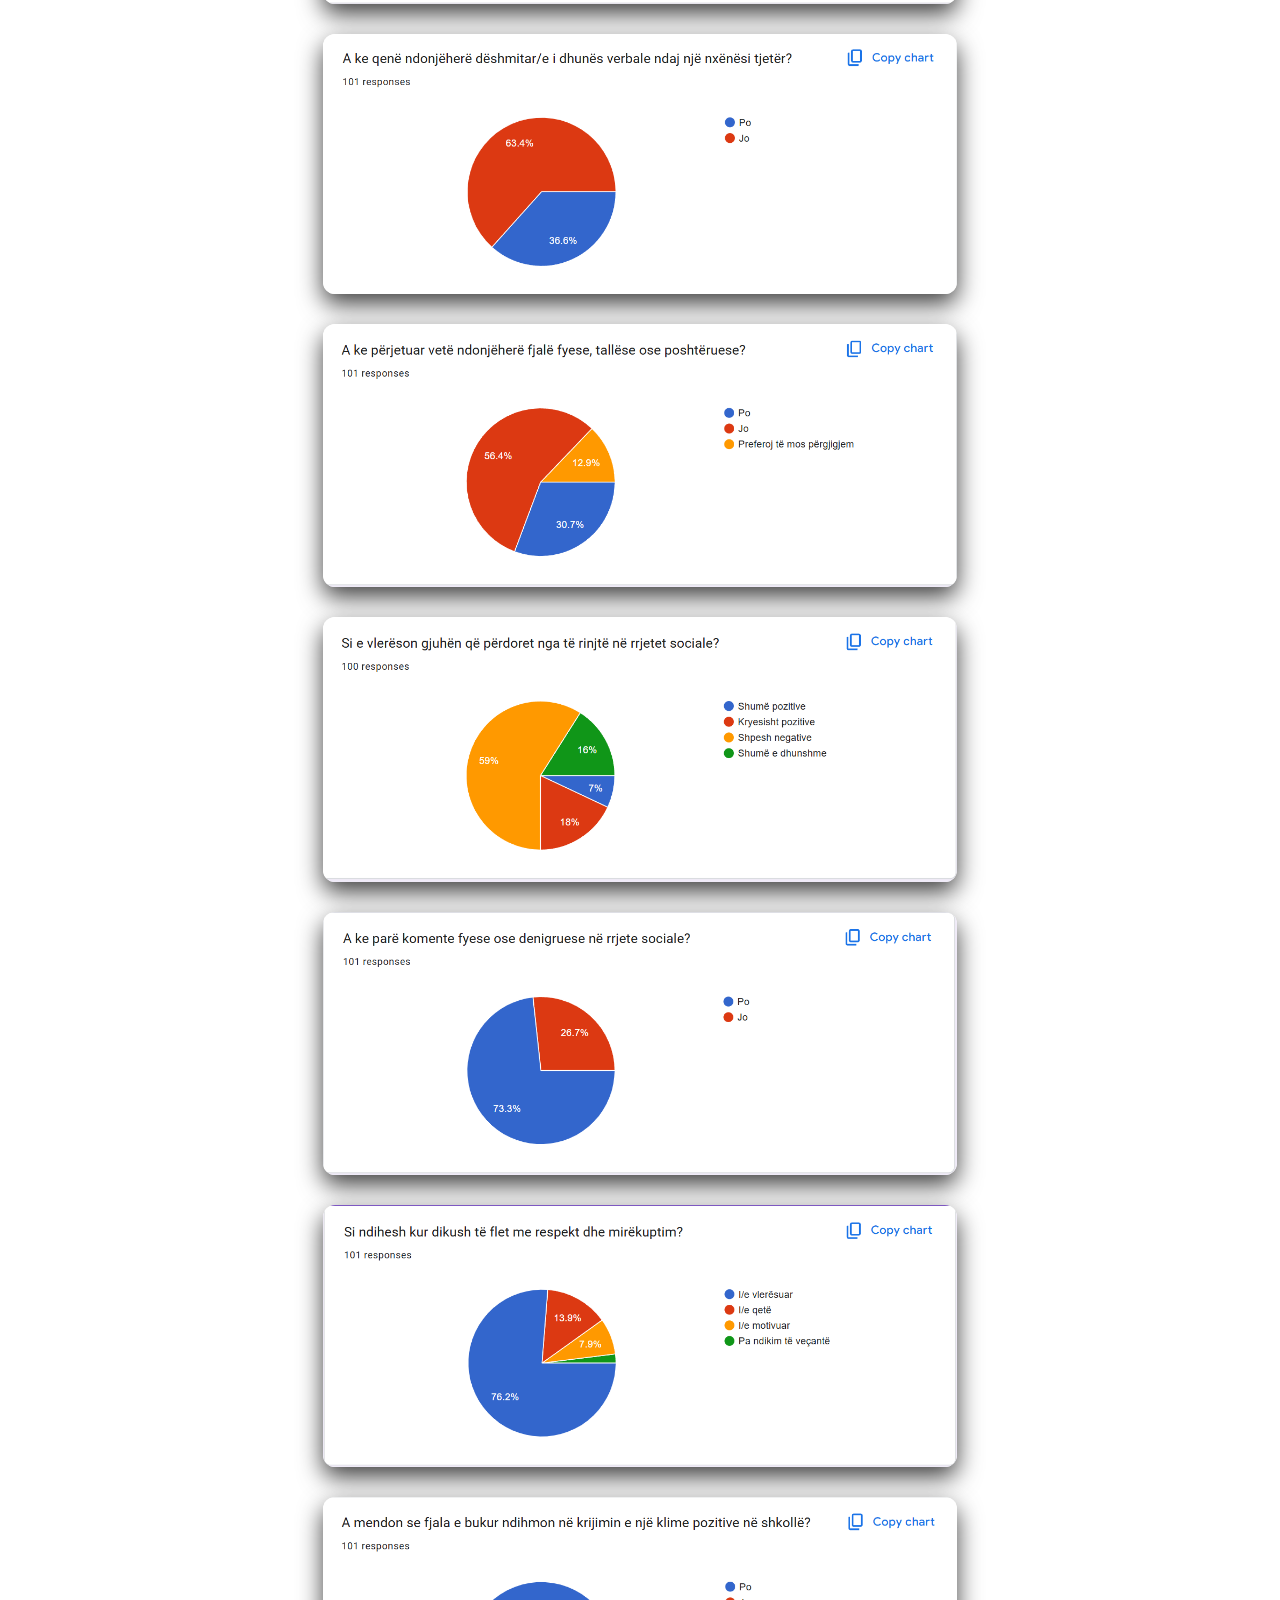
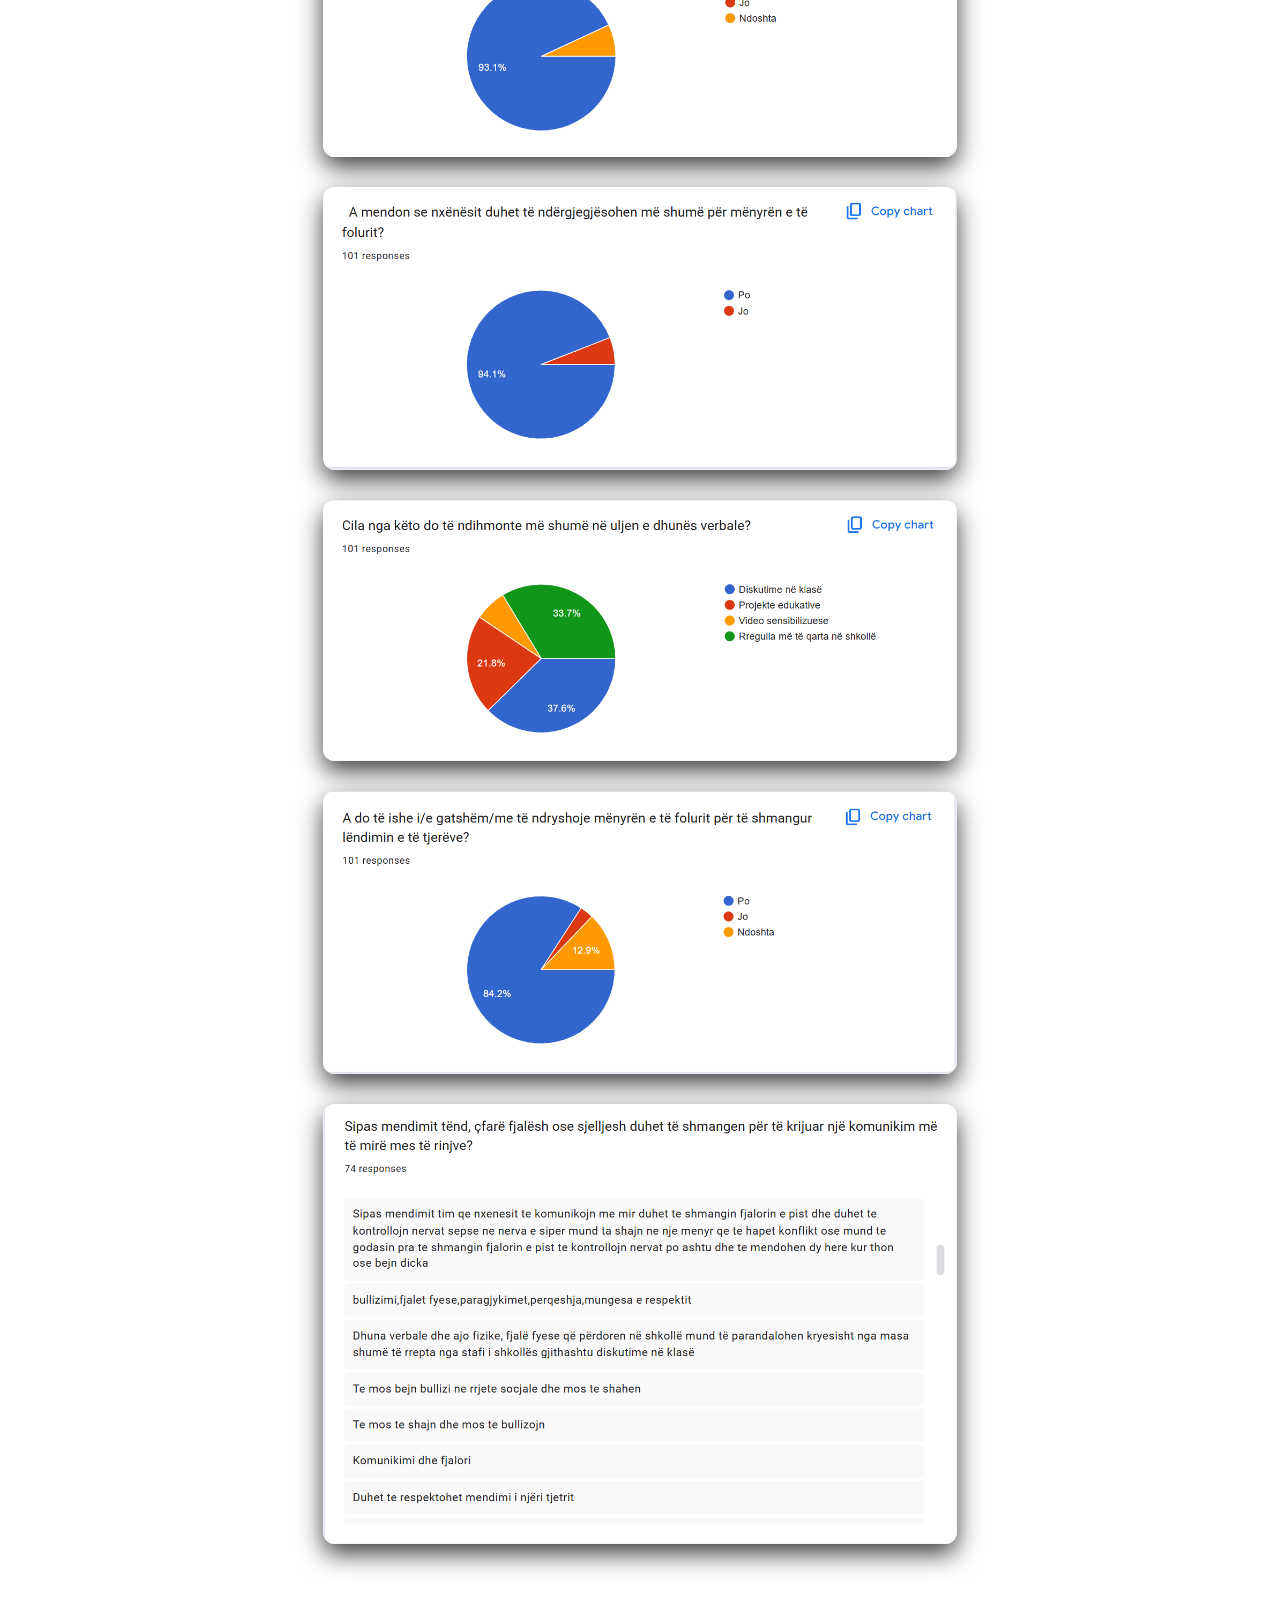
<file: rstkinter.html>
<!DOCTYPE html>
<html lang="sq">
<head>
  <meta charset="UTF-8" />
  <meta name="viewport" content="width=device-width, initial-scale=1.0" />
  <title>Pesha e Fjalës – Raste konkrete</title>

  <!-- Fonts -->
  <link href="https://fonts.googleapis.com/css2?family=Cinzel:wght@500;700&family=Inter:wght@300;400;500&display=swap" rel="stylesheet">

  <style>
    * {
      margin: 0;
      padding: 0;
      box-sizing: border-box;
    }

    body {
        font-family: Inter, sans-serif;
        color: #f5d9a6;
        background:
            linear-gradient(rgba(188, 157, 101, 0.578), rgba(172, 133, 78, 0.244)),
            url("WhatsApp Image 2026-04-01 at 10.47.41 PM.jpeg");
        background-size: cover;
        background-position: center;
        background-attachment: fixed; /* ky ndryshim e mban fikse */
        background-repeat: no-repeat;
        min-height: 100vh;
    }


    /* ===== NAVBAR ===== */
    header {
      display: flex;
      justify-content: space-between;
      align-items: center;
      padding: 24px 64px;
      border-bottom: 1px solid rgba(255, 200, 140, 0.25);
    }

    .logo {
      font-family: Cinzel, serif;
      font-size: 22px;
      font-weight: 700;
      display: flex;
      align-items: center;
      gap: 10px;
    }

    nav {
      display: flex;
      gap: 28px;
    }

    nav a {
      text-decoration: none;
      color: #e8c98b;
      font-size: 15px;
      opacity: 0.85;
    }

    nav a:hover {
      opacity: 1;
    }

    /* ===== PAGE ===== */
    .cases-page {
      padding: 90px 64px 120px;
    }

    .cases-page img{
        background:linear-gradient(135deg,rgba(72, 61, 40, 0.658),rgba(11, 8, 4, 0.225));
    }

    .cases-header {
      max-width: 760px;
      margin: 0 auto 70px;
      text-align: center;
    }

    .cases-header h1 {
      font-family: Cinzel, serif;
      font-size: 52px;
      margin-bottom: 18px;
    }

    .cases-header p {
        text-align: left;
        line-height: 1.7;
        font-size: 17px;
        margin-bottom: 24px;
        }

    /* ===== GRID ===== */
    .cases-grid {
      display: grid;
      grid-template-columns: repeat(auto-fit, minmax(300px, 1fr));
      gap: 36px;
      max-width: 1200px;
      margin: 0 auto;
    }

    /* ===== CARD ===== */
    .case-card {
      background: rgba(32, 16, 8, 0.9);
      border: 1px solid rgba(255, 190, 120, 0.3);
      border-radius: 18px;
      padding: 32px;
      transition: transform 0.25s ease, border-color 0.25s ease;
    }

    .case-card:hover {
      transform: translateY(-6px);
      border-color: rgba(255, 190, 120, 0.6);
    }

    .case-tag {
      font-size: 12px;
      letter-spacing: 1px;
      text-transform: uppercase;
      color: #f2c87c;
      margin-bottom: 12px;
      display: inline-block;
    }

    .case-card h3 {
      font-family: Cinzel, serif;
      font-size: 22px;
      margin-bottom: 14px;
    }

    .case-card p {
      font-size: 15px;
      line-height: 1.65;
      opacity: 0.85;
      margin-bottom: 22px;
    }

    .case-card span {
      font-size: 14px;
      font-weight: 500;
      color: #f2c87c;
    }
    .chart-wrapper {
  display: flex;
  justify-content: center;
  align-items: center;
  margin-top: 30px;        /* e bën më të largët nga teksti */
}

.chart-wrapper img {
  width: 55%;              /* e bën më të vogël */
  max-width: 700px;        /* nuk e bën shumë të madhe në desktop */
  filter: brightness(1); /* e errëson imazhin */
  border-radius: 12px;     /* e bën më bukur */
  box-shadow: 0 10px 25px rgba(0, 0, 0, 0.749);
}


    /* ===== RESPONSIVE ===== */
    @media (max-width: 1024px) {
  .cases-page {
    padding: 70px 28px 100px;
  }
}

@media (max-width: 768px) {
  header {
    flex-direction: column;
    gap: 16px;
    align-items: flex-start;
  }

  nav {
    flex-wrap: wrap;
    gap: 12px;
  }

  .cases-page {
    padding: 60px 18px 90px;
  }

  .cases-header h1 {
    font-size: 42px;
  }
}

@media (max-width: 480px) {
  .cases-page {
    padding: 50px 14px 80px;
  }

  .cases-header h1 {
    font-size: 34px;
  }

  .cases-header p {
    font-size: 15px;
  }

  .chart-wrapper img {
    width: 90%;   /* më i vogël në telefon */
    max-width: none;
  }

  .chart-wrapper {
    margin-top: 18px;
  }
}
  </style>
</head>

<body>

  <!-- NAVBAR -->
  <header>
    <div class="logo">"Fjalë që lënë gjurmë..."</div>
    <nav>
    <a href="index.html">Kryefaqja</a>
    <a href="alv.html">Analizë veprash letrare</a>
    <a href="rstk.html">Multimedia</a>
    <a href="rstkinter.html">Interaktive</a>
    <a href="njtprgj.html">Produkti</a>
    <a href="fjala.html">Fjala e ditës</a>
    </nav>
  </header>

  <!-- PAGE CONTENT -->
  <section class="cases-page">

    <div class="cases-header">
      <h1>INTERAKTIVE</h1>
      <p>
        Fjala ka një ndikim të madh në mjedisin shkollor, pasi mënyra se si përdoret ndikon drejtpërdrejt në ndjenjat dhe marrëdhëniet mes nxënësve. Për të kuptuar më mirë peshën e fjalës dhe praninë e dhunës verbale në shkollë, u zhvillua një pyetësor me nxënës të grupmoshës 13–16 vjeç, ku u morën 100 përgjigje. Ky pyetësor synon të pasqyrojë perceptimet dhe përvojat e nxënësve mbi komunikimin dhe ndikimin e fjalëve në klimën emocionale të shkollës.
      </p>
    </div>
    <div class="chart-wrapper">
        <img src="imazhe pyetsor/pytje1.jpg" alt="">
    </div>
    <div class="chart-wrapper">
        <img src="imazhe pyetsor/pytje2.jpeg" alt="">
    </div>
    <div class="chart-wrapper">
        <img src="imazhe pyetsor/pytje3.jpeg" alt="">
    </div>
    <div class="chart-wrapper">
        <img src="imazhe pyetsor/pytje5.png" alt="">
    </div>
    <div class="chart-wrapper">
        <img src="imazhe pyetsor/pytje6.png" alt="">
    </div>
    <div class="chart-wrapper">
        <img src="imazhe pyetsor/pytje7.png" alt="">
    </div>
    <div class="chart-wrapper">
        <img src="imazhe pyetsor/pytje9.png" alt="">
    </div>
    <div class="chart-wrapper">
        <img src="imazhe pyetsor/pytje11.png" alt="">
    </div>
    <div class="chart-wrapper">
        <img src="imazhe pyetsor/pytje12.png" alt="">
    </div>
    <div class="chart-wrapper">
        <img src="imazhe pyetsor/pytje13.png" alt="">
    </div>
    <div class="chart-wrapper">
        <img src="imazhe pyetsor/pytje15.png" alt="">
    </div>
    <div class="chart-wrapper">
        <img src="imazhe pyetsor/pytje16.png" alt="">
    </div>
    <div class="chart-wrapper">
        <img src="imazhe pyetsor/pytje17.png" alt="">
    </div>
    <div class="chart-wrapper">
        <img src="imazhe pyetsor/pytje18.png" alt="">
    </div>
  </section>

</body>
</html>
</file>
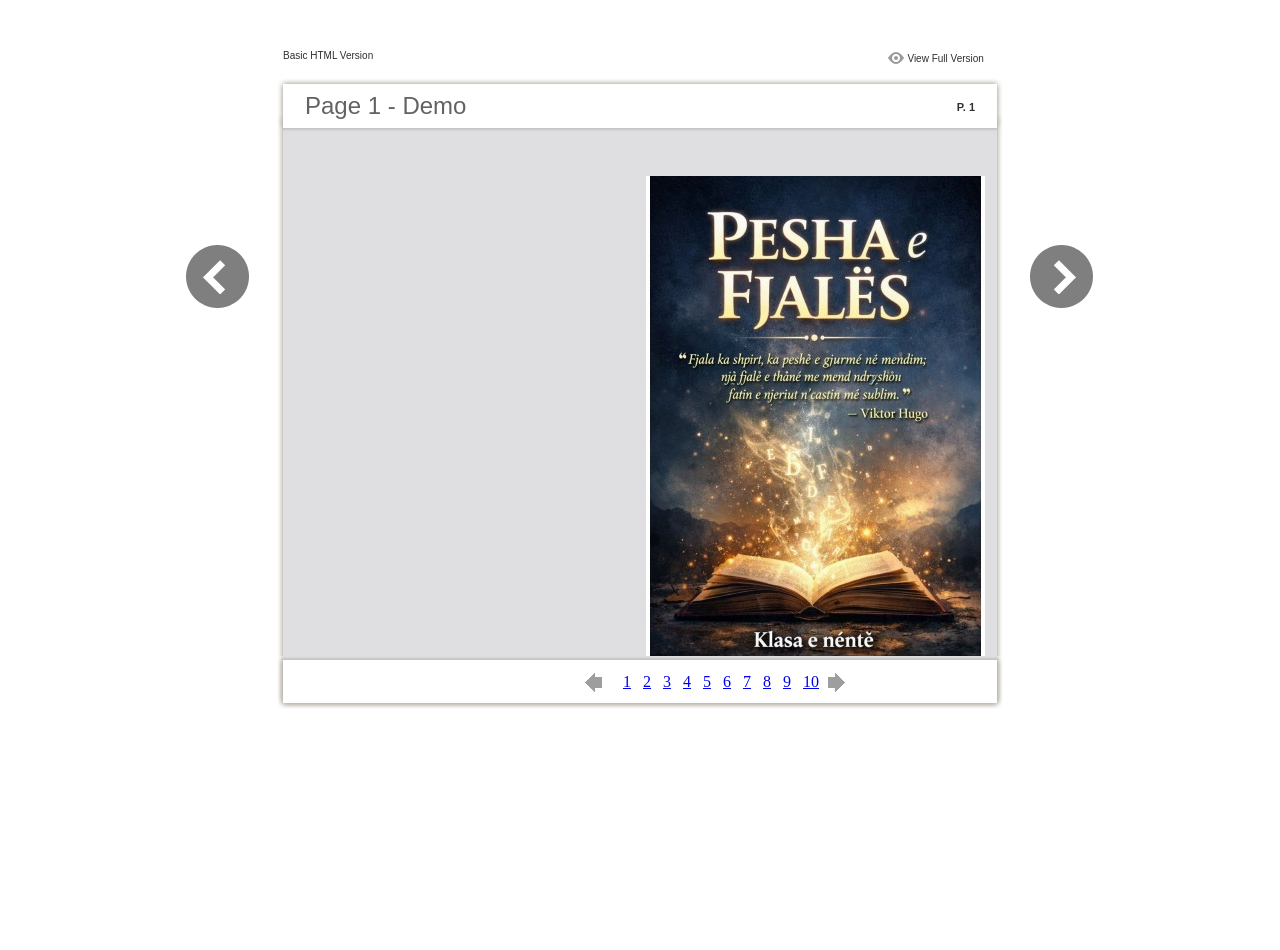
<file: files/basic-html/page1.html>
<html xmlns="http://www.w3.org/1999/xhtml"><head>
        <meta http-equiv="Content-Type" content="text/html; charset=utf-8">
        <meta name="description" content="${meta.description}">
        <meta name="keywords" content="${meta.keywords}">
        <title>Page 1 - Demo</title>
<style type="text/css">
body {
	margin-left: 0px;
	margin-top: 0px;
	margin-right: 0px;
	margin-bottom: 0px;
}
  
#container {margin:50px auto;padding:0px;width:910px;}
#left-button{ width:90px; height:100%;float:left }
#middle{ width:730px; margin:0px; float: left;}
#right-button{ width:90px; float:left;}
html, body, div, ul, li, dl, dt, dd, h1, h2, h3, h4, h5, h6, form, input, dd,select, button, textarea, iframe, table, th, td { margin: 0; padding: 0; }
img { border: 0 none; display:block;}
span,ul,li,image{ padding:0px; margin:0px; list-style:none;}
#top-title{ width:714px; margin-bottom:10px; float:left; padding:0px 8px}
#top-title2{ width:320px;  float:right;}
#content{ width: 730px; float:left;}
#content-top{ width:730px; background-image:url(images/top_bg.jpg); height:56px; background-repeat:no-repeat; float:left;}
#content-top1{ width:70%; padding:16px 0px 0px 30px; font-family:Arial, Helvetica, sans-serif; font-size:24px; color:#636363;float:left;}
#content-top2{ width:60px; float:right; padding:25px 30px 0px 0px;font-family:Arial, Helvetica, sans-serif; font-size:11px; color:#2f2f2f; font-weight:bold; text-align:right}
#content-middle{ width:730px; background-image:url(images/middle_bg.jpg); background-repeat:repeat-y;float:left;}
#content-middle1{ width:475px; padding:25px 0px 25px 35px; font-family:Arial, Helvetica, sans-serif; font-size:12px; color:#636363; line-height:150%;float:left;}
#content-middle2{  padding:7px; float:right; margin:25px 35px 0px 0px; border:solid 1px #c8c8c9; background-color:#FFF; text-align:center}
#content-bottom{ width:730px; background-image:url(images/bottom_bg.jpg); background-repeat:no-repeat; height:58px;float:left;}
#content-bottom2{ width:110px; height:42px; margin:0px auto; padding-top:4px;}
#input{ width:58px; height:20px; background-color:#FFF; border:solid 1px #dfdfe0; color:#636363; text-align:center; font-size:11px;}
.font1{ font-family:Arial, Helvetica, sans-serif; font-size:10px; color:#2f2f2f;}
.font1 a:link{
	text-decoration: none;
    color:#2f2f2f;

}
.font1 a:visited{
	text-decoration: none;
    color:#2f2f2f;
	
}
.font1 a:hover{
	color: #2f2f2f;
	text-decoration: underline;
}

.text-container {
padding: 20px;
color: #333;
margin-top: 24px;
line-height: 22px;
border-top-left-radius: 3px;
border-top-right-radius: 3px;
}

.use-as-video {
float: right;
padding-left: 20px;
}
.cc-float-fix:before, .cc-float-fix:after {
content: "";
line-height: 0;
height: 0;
width: 0;
display: block;
visibility: hidden;
}
.use-as-video-img {
cursor: pointer;
position: relative;
width: 320px;
height: 180px;
}
.use-as-video-title {
font-size: 15px;
font-weight: bold;
color: #000000;
padding-bottom: 5px;
}


</style>
<script type="text/javascript">
function MM_preloadImages() { //v3.0
  var d=document; if(d.images){ if(!d.MM_p) d.MM_p=new Array();
    var i,j=d.MM_p.length,a=MM_preloadImages.arguments; for(i=0; i<a.length; i++)
    if (a[i].indexOf("#")!=0){ d.MM_p[j]=new Image; d.MM_p[j++].src=a[i];}}
}

function MM_swapImgRestore() { //v3.0
  var i,x,a=document.MM_sr; for(i=0;a&&i<a.length&&(x=a[i])&&x.oSrc;i++) x.src=x.oSrc;
}

function MM_findObj(n, d) { //v4.01
  var p,i,x;  if(!d) d=document; if((p=n.indexOf("?"))>0&&parent.frames.length) {
    d=parent.frames[n.substring(p+1)].document; n=n.substring(0,p);}
  if(!(x=d[n])&&d.all) x=d.all[n]; for (i=0;!x&&i<d.forms.length;i++) x=d.forms[i][n];
  for(i=0;!x&&d.layers&&i<d.layers.length;i++) x=MM_findObj(n,d.layers[i].document);
  if(!x && d.getElementById) x=d.getElementById(n); return x;
}

function MM_swapImage() { //v3.0
  var i,j=0,x,a=MM_swapImage.arguments; document.MM_sr=new Array; for(i=0;i<(a.length-2);i+=3)
   if ((x=MM_findObj(a[i]))!=null){document.MM_sr[j++]=x; if(!x.oSrc) x.oSrc=x.src; x.src=a[i+2];}
}
</script>
</head>

<body onload="MM_preloadImages('images/next2.png','images/previous2.png')">
<div id="container">
<div id="left-button">
  <p>&nbsp;</p>
  <p>&nbsp;</p>
  <p>&nbsp;</p>
  <p>&nbsp;</p>
  <p>&nbsp;</p>
  <p><a href="page12.html"><img src="images/previous_big.png" width="90" height="80" /></a></p>
</div>
<div id="middle">
  <div id="top-title"><span class="font1">Basic HTML Version</span>
    <div id="top-title2">
      <table width="100%" border="0" align="right" cellpadding="0" cellspacing="0">
        <tr>
        	<td width="66%"> </td>
          <td width="35%" style="display:none" align="right"><img src="images/content.png" width="19" height="16" /></td>
          <td width="31%" style="display:none" class="font1"><a href="${body.tocURL}">Table of Contents</a></td>
          <td width="6%"><img src="images/view.png" width="19" height="16" /></td>
          <td width="28%" class="font1"><a href="../../index.html#p=1">View Full Version</a></td>
        </tr>
      </table>
    </div>
  </div>
  <div id="content">
     <div id="content-top">
        <div id="content-top1">Page 1 - Demo</div>
        <div id="content-top2">P. 1</div>
     </div>
     <div id="content-middle">
      <div class="text-container">
          <div class="use-as-video cc-float-fix">
            <a style="text-decoration: none;" href="../../index.html#p=1"><img src="../thumb/1.jpg" /></a>
          </div>
          <p class="use-as-video-title"></p>
          <pre style="word-break:break-all;"><code><p class="use-as-video-title"></p>
                                <pre style="white-space:pre-line"><code>
                                    
                                </code></pre></code></pre>
     	</div>
    
     </div>
     <div id="content-bottom">
       <div id="content-bottom2">
         <table width="110" border="0" cellspacing="0" cellpadding="0">
           <tr>
             <td width="22%" height="44"><a href="page12.html"><img src="images/previous.png" width="26" height="19" id="Image2" onmouseover="MM_swapImage('Image2','','images/previous2.png',1)" onmouseout="MM_swapImgRestore()" /></a></td>
             <td width="43%">
             	&nbsp;&nbsp;&nbsp;<a href="page1.html">1</a>&nbsp;&nbsp;&nbsp;<a href="page2.html">2</a>&nbsp;&nbsp;&nbsp;<a href="page3.html">3</a>&nbsp;&nbsp;&nbsp;<a href="page4.html">4</a>&nbsp;&nbsp;&nbsp;<a href="page5.html">5</a>&nbsp;&nbsp;&nbsp;<a href="page6.html">6</a>&nbsp;&nbsp;&nbsp;<a href="page7.html">7</a>&nbsp;&nbsp;&nbsp;<a href="page8.html">8</a>&nbsp;&nbsp;&nbsp;<a href="page9.html">9</a>&nbsp;&nbsp;&nbsp;<a href="page10.html">10</a>
             </td>
             <td width="35%"><a href="page2.html"><img src="images/next.png" width="26" height="19" id="Image1" onmouseover="MM_swapImage('Image1','','images/next2.png',1)" onmouseout="MM_swapImgRestore()" /></a></td>
           </tr>
         </table>
       </div>
     </div>
  </div>
</div>
<div id="right-button">
  <p>&nbsp;</p>
  <p>&nbsp;</p>
  <p>&nbsp;</p>
  <p>&nbsp;</p>
  <p>&nbsp;</p>
  <p><a href="page2.html"><img src="images/next_big.png" width="90" height="80" /></a></p>
</div>


</div>
</body>
</html>
</file>
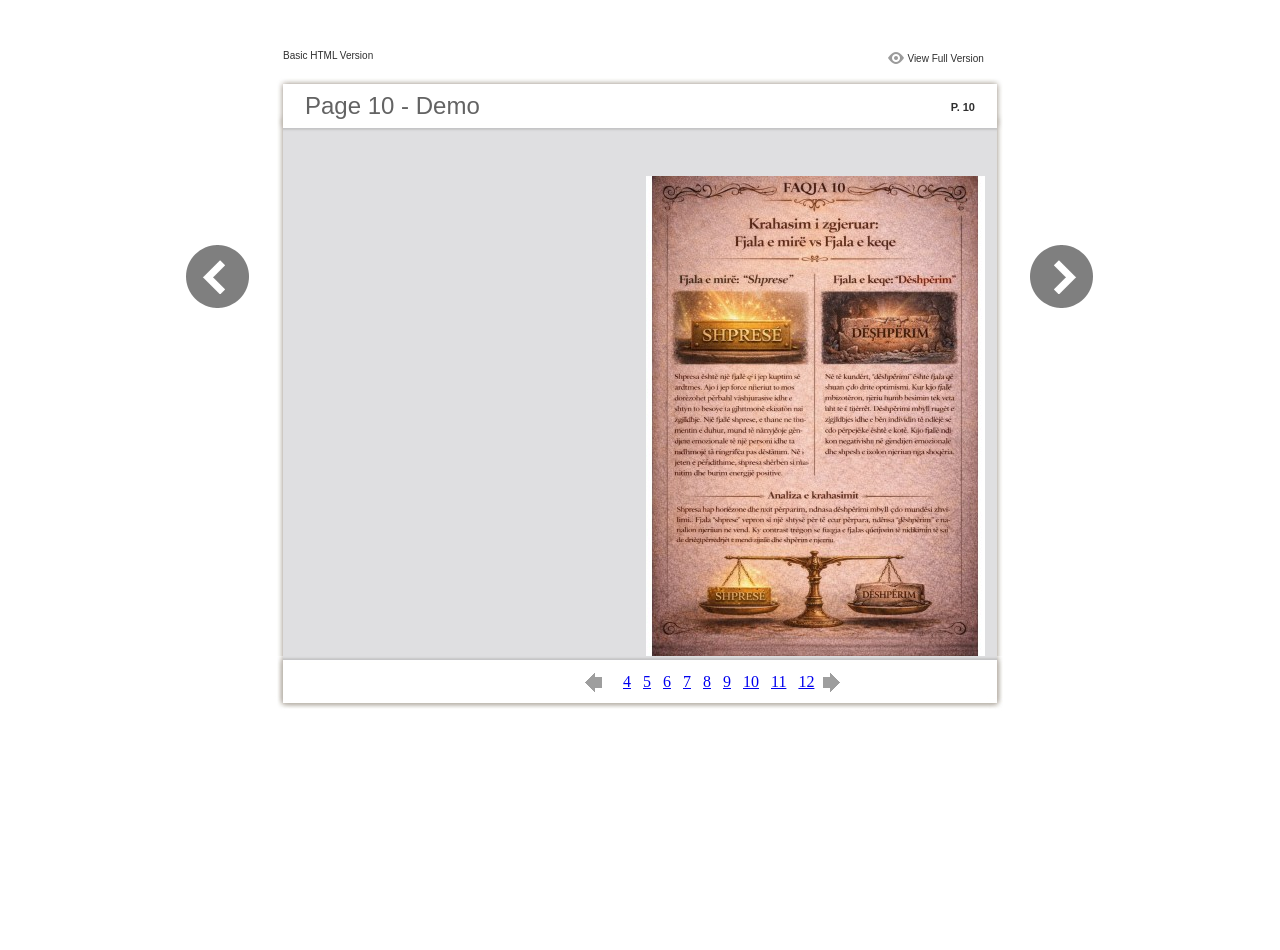
<file: files/basic-html/page10.html>
<html xmlns="http://www.w3.org/1999/xhtml"><head>
        <meta http-equiv="Content-Type" content="text/html; charset=utf-8">
        <meta name="description" content="${meta.description}">
        <meta name="keywords" content="${meta.keywords}">
        <title>Page 10 - Demo</title>
<style type="text/css">
body {
	margin-left: 0px;
	margin-top: 0px;
	margin-right: 0px;
	margin-bottom: 0px;
}
  
#container {margin:50px auto;padding:0px;width:910px;}
#left-button{ width:90px; height:100%;float:left }
#middle{ width:730px; margin:0px; float: left;}
#right-button{ width:90px; float:left;}
html, body, div, ul, li, dl, dt, dd, h1, h2, h3, h4, h5, h6, form, input, dd,select, button, textarea, iframe, table, th, td { margin: 0; padding: 0; }
img { border: 0 none; display:block;}
span,ul,li,image{ padding:0px; margin:0px; list-style:none;}
#top-title{ width:714px; margin-bottom:10px; float:left; padding:0px 8px}
#top-title2{ width:320px;  float:right;}
#content{ width: 730px; float:left;}
#content-top{ width:730px; background-image:url(images/top_bg.jpg); height:56px; background-repeat:no-repeat; float:left;}
#content-top1{ width:70%; padding:16px 0px 0px 30px; font-family:Arial, Helvetica, sans-serif; font-size:24px; color:#636363;float:left;}
#content-top2{ width:60px; float:right; padding:25px 30px 0px 0px;font-family:Arial, Helvetica, sans-serif; font-size:11px; color:#2f2f2f; font-weight:bold; text-align:right}
#content-middle{ width:730px; background-image:url(images/middle_bg.jpg); background-repeat:repeat-y;float:left;}
#content-middle1{ width:475px; padding:25px 0px 25px 35px; font-family:Arial, Helvetica, sans-serif; font-size:12px; color:#636363; line-height:150%;float:left;}
#content-middle2{  padding:7px; float:right; margin:25px 35px 0px 0px; border:solid 1px #c8c8c9; background-color:#FFF; text-align:center}
#content-bottom{ width:730px; background-image:url(images/bottom_bg.jpg); background-repeat:no-repeat; height:58px;float:left;}
#content-bottom2{ width:110px; height:42px; margin:0px auto; padding-top:4px;}
#input{ width:58px; height:20px; background-color:#FFF; border:solid 1px #dfdfe0; color:#636363; text-align:center; font-size:11px;}
.font1{ font-family:Arial, Helvetica, sans-serif; font-size:10px; color:#2f2f2f;}
.font1 a:link{
	text-decoration: none;
    color:#2f2f2f;

}
.font1 a:visited{
	text-decoration: none;
    color:#2f2f2f;
	
}
.font1 a:hover{
	color: #2f2f2f;
	text-decoration: underline;
}

.text-container {
padding: 20px;
color: #333;
margin-top: 24px;
line-height: 22px;
border-top-left-radius: 3px;
border-top-right-radius: 3px;
}

.use-as-video {
float: right;
padding-left: 20px;
}
.cc-float-fix:before, .cc-float-fix:after {
content: "";
line-height: 0;
height: 0;
width: 0;
display: block;
visibility: hidden;
}
.use-as-video-img {
cursor: pointer;
position: relative;
width: 320px;
height: 180px;
}
.use-as-video-title {
font-size: 15px;
font-weight: bold;
color: #000000;
padding-bottom: 5px;
}


</style>
<script type="text/javascript">
function MM_preloadImages() { //v3.0
  var d=document; if(d.images){ if(!d.MM_p) d.MM_p=new Array();
    var i,j=d.MM_p.length,a=MM_preloadImages.arguments; for(i=0; i<a.length; i++)
    if (a[i].indexOf("#")!=0){ d.MM_p[j]=new Image; d.MM_p[j++].src=a[i];}}
}

function MM_swapImgRestore() { //v3.0
  var i,x,a=document.MM_sr; for(i=0;a&&i<a.length&&(x=a[i])&&x.oSrc;i++) x.src=x.oSrc;
}

function MM_findObj(n, d) { //v4.01
  var p,i,x;  if(!d) d=document; if((p=n.indexOf("?"))>0&&parent.frames.length) {
    d=parent.frames[n.substring(p+1)].document; n=n.substring(0,p);}
  if(!(x=d[n])&&d.all) x=d.all[n]; for (i=0;!x&&i<d.forms.length;i++) x=d.forms[i][n];
  for(i=0;!x&&d.layers&&i<d.layers.length;i++) x=MM_findObj(n,d.layers[i].document);
  if(!x && d.getElementById) x=d.getElementById(n); return x;
}

function MM_swapImage() { //v3.0
  var i,j=0,x,a=MM_swapImage.arguments; document.MM_sr=new Array; for(i=0;i<(a.length-2);i+=3)
   if ((x=MM_findObj(a[i]))!=null){document.MM_sr[j++]=x; if(!x.oSrc) x.oSrc=x.src; x.src=a[i+2];}
}
</script>
</head>

<body onload="MM_preloadImages('images/next2.png','images/previous2.png')">
<div id="container">
<div id="left-button">
  <p>&nbsp;</p>
  <p>&nbsp;</p>
  <p>&nbsp;</p>
  <p>&nbsp;</p>
  <p>&nbsp;</p>
  <p><a href="page9.html"><img src="images/previous_big.png" width="90" height="80" /></a></p>
</div>
<div id="middle">
  <div id="top-title"><span class="font1">Basic HTML Version</span>
    <div id="top-title2">
      <table width="100%" border="0" align="right" cellpadding="0" cellspacing="0">
        <tr>
        	<td width="66%"> </td>
          <td width="35%" style="display:none" align="right"><img src="images/content.png" width="19" height="16" /></td>
          <td width="31%" style="display:none" class="font1"><a href="${body.tocURL}">Table of Contents</a></td>
          <td width="6%"><img src="images/view.png" width="19" height="16" /></td>
          <td width="28%" class="font1"><a href="../../index.html#p=10">View Full Version</a></td>
        </tr>
      </table>
    </div>
  </div>
  <div id="content">
     <div id="content-top">
        <div id="content-top1">Page 10 - Demo</div>
        <div id="content-top2">P. 10</div>
     </div>
     <div id="content-middle">
      <div class="text-container">
          <div class="use-as-video cc-float-fix">
            <a style="text-decoration: none;" href="../../index.html#p=10"><img src="../thumb/10.jpg" /></a>
          </div>
          <p class="use-as-video-title"></p>
          <pre style="word-break:break-all;"><code><p class="use-as-video-title"></p>
                                <pre style="white-space:pre-line"><code>
                                    
                                </code></pre></code></pre>
     	</div>
    
     </div>
     <div id="content-bottom">
       <div id="content-bottom2">
         <table width="110" border="0" cellspacing="0" cellpadding="0">
           <tr>
             <td width="22%" height="44"><a href="page9.html"><img src="images/previous.png" width="26" height="19" id="Image2" onmouseover="MM_swapImage('Image2','','images/previous2.png',1)" onmouseout="MM_swapImgRestore()" /></a></td>
             <td width="43%">
             	&nbsp;&nbsp;&nbsp;<a href="page4.html">4</a>&nbsp;&nbsp;&nbsp;<a href="page5.html">5</a>&nbsp;&nbsp;&nbsp;<a href="page6.html">6</a>&nbsp;&nbsp;&nbsp;<a href="page7.html">7</a>&nbsp;&nbsp;&nbsp;<a href="page8.html">8</a>&nbsp;&nbsp;&nbsp;<a href="page9.html">9</a>&nbsp;&nbsp;&nbsp;<a href="page10.html">10</a>&nbsp;&nbsp;&nbsp;<a href="page11.html">11</a>&nbsp;&nbsp;&nbsp;<a href="page12.html">12</a>
             </td>
             <td width="35%"><a href="page11.html"><img src="images/next.png" width="26" height="19" id="Image1" onmouseover="MM_swapImage('Image1','','images/next2.png',1)" onmouseout="MM_swapImgRestore()" /></a></td>
           </tr>
         </table>
       </div>
     </div>
  </div>
</div>
<div id="right-button">
  <p>&nbsp;</p>
  <p>&nbsp;</p>
  <p>&nbsp;</p>
  <p>&nbsp;</p>
  <p>&nbsp;</p>
  <p><a href="page11.html"><img src="images/next_big.png" width="90" height="80" /></a></p>
</div>


</div>
</body>
</html>
</file>
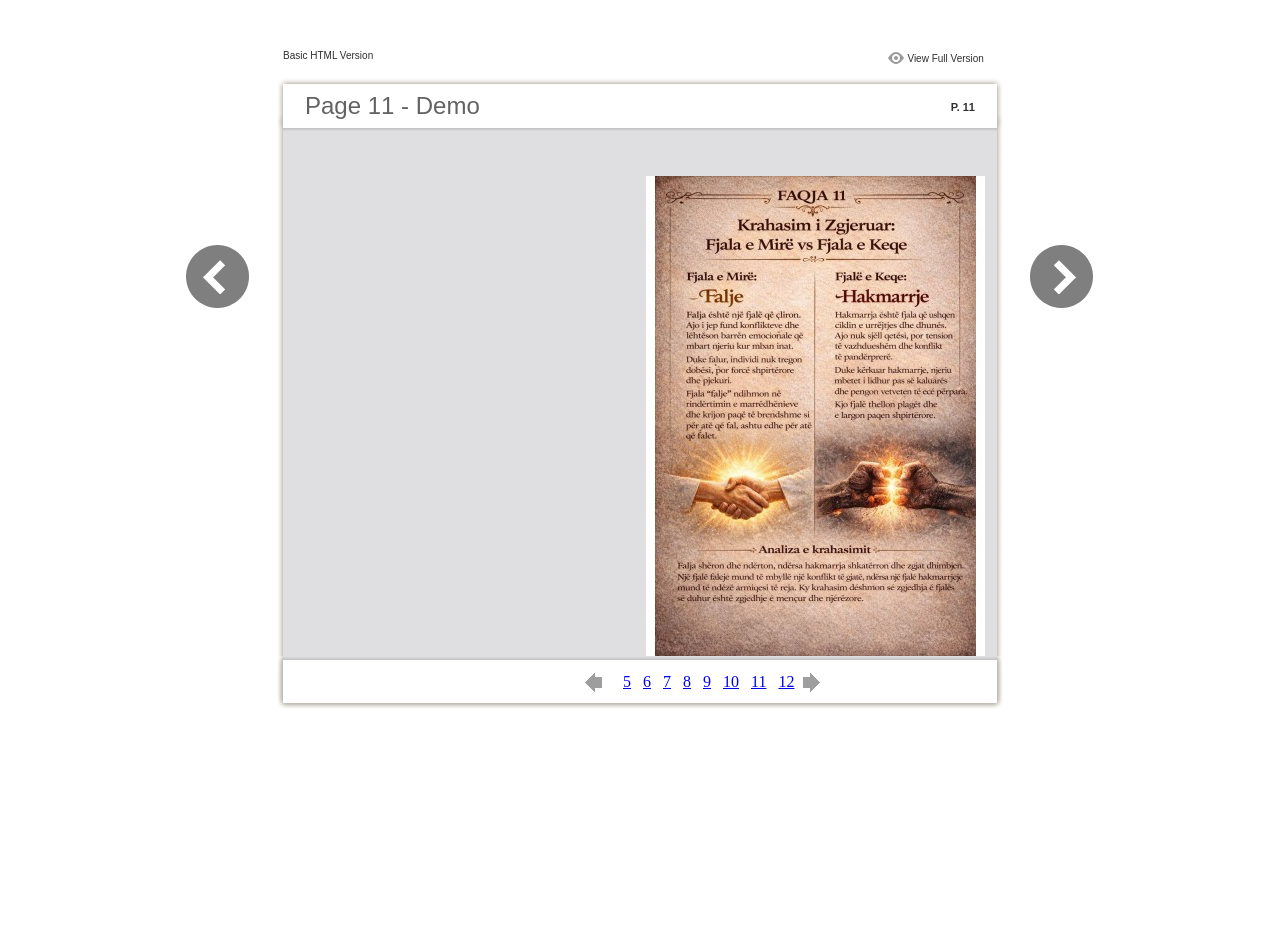
<file: files/basic-html/page11.html>
<html xmlns="http://www.w3.org/1999/xhtml"><head>
        <meta http-equiv="Content-Type" content="text/html; charset=utf-8">
        <meta name="description" content="${meta.description}">
        <meta name="keywords" content="${meta.keywords}">
        <title>Page 11 - Demo</title>
<style type="text/css">
body {
	margin-left: 0px;
	margin-top: 0px;
	margin-right: 0px;
	margin-bottom: 0px;
}
  
#container {margin:50px auto;padding:0px;width:910px;}
#left-button{ width:90px; height:100%;float:left }
#middle{ width:730px; margin:0px; float: left;}
#right-button{ width:90px; float:left;}
html, body, div, ul, li, dl, dt, dd, h1, h2, h3, h4, h5, h6, form, input, dd,select, button, textarea, iframe, table, th, td { margin: 0; padding: 0; }
img { border: 0 none; display:block;}
span,ul,li,image{ padding:0px; margin:0px; list-style:none;}
#top-title{ width:714px; margin-bottom:10px; float:left; padding:0px 8px}
#top-title2{ width:320px;  float:right;}
#content{ width: 730px; float:left;}
#content-top{ width:730px; background-image:url(images/top_bg.jpg); height:56px; background-repeat:no-repeat; float:left;}
#content-top1{ width:70%; padding:16px 0px 0px 30px; font-family:Arial, Helvetica, sans-serif; font-size:24px; color:#636363;float:left;}
#content-top2{ width:60px; float:right; padding:25px 30px 0px 0px;font-family:Arial, Helvetica, sans-serif; font-size:11px; color:#2f2f2f; font-weight:bold; text-align:right}
#content-middle{ width:730px; background-image:url(images/middle_bg.jpg); background-repeat:repeat-y;float:left;}
#content-middle1{ width:475px; padding:25px 0px 25px 35px; font-family:Arial, Helvetica, sans-serif; font-size:12px; color:#636363; line-height:150%;float:left;}
#content-middle2{  padding:7px; float:right; margin:25px 35px 0px 0px; border:solid 1px #c8c8c9; background-color:#FFF; text-align:center}
#content-bottom{ width:730px; background-image:url(images/bottom_bg.jpg); background-repeat:no-repeat; height:58px;float:left;}
#content-bottom2{ width:110px; height:42px; margin:0px auto; padding-top:4px;}
#input{ width:58px; height:20px; background-color:#FFF; border:solid 1px #dfdfe0; color:#636363; text-align:center; font-size:11px;}
.font1{ font-family:Arial, Helvetica, sans-serif; font-size:10px; color:#2f2f2f;}
.font1 a:link{
	text-decoration: none;
    color:#2f2f2f;

}
.font1 a:visited{
	text-decoration: none;
    color:#2f2f2f;
	
}
.font1 a:hover{
	color: #2f2f2f;
	text-decoration: underline;
}

.text-container {
padding: 20px;
color: #333;
margin-top: 24px;
line-height: 22px;
border-top-left-radius: 3px;
border-top-right-radius: 3px;
}

.use-as-video {
float: right;
padding-left: 20px;
}
.cc-float-fix:before, .cc-float-fix:after {
content: "";
line-height: 0;
height: 0;
width: 0;
display: block;
visibility: hidden;
}
.use-as-video-img {
cursor: pointer;
position: relative;
width: 320px;
height: 180px;
}
.use-as-video-title {
font-size: 15px;
font-weight: bold;
color: #000000;
padding-bottom: 5px;
}


</style>
<script type="text/javascript">
function MM_preloadImages() { //v3.0
  var d=document; if(d.images){ if(!d.MM_p) d.MM_p=new Array();
    var i,j=d.MM_p.length,a=MM_preloadImages.arguments; for(i=0; i<a.length; i++)
    if (a[i].indexOf("#")!=0){ d.MM_p[j]=new Image; d.MM_p[j++].src=a[i];}}
}

function MM_swapImgRestore() { //v3.0
  var i,x,a=document.MM_sr; for(i=0;a&&i<a.length&&(x=a[i])&&x.oSrc;i++) x.src=x.oSrc;
}

function MM_findObj(n, d) { //v4.01
  var p,i,x;  if(!d) d=document; if((p=n.indexOf("?"))>0&&parent.frames.length) {
    d=parent.frames[n.substring(p+1)].document; n=n.substring(0,p);}
  if(!(x=d[n])&&d.all) x=d.all[n]; for (i=0;!x&&i<d.forms.length;i++) x=d.forms[i][n];
  for(i=0;!x&&d.layers&&i<d.layers.length;i++) x=MM_findObj(n,d.layers[i].document);
  if(!x && d.getElementById) x=d.getElementById(n); return x;
}

function MM_swapImage() { //v3.0
  var i,j=0,x,a=MM_swapImage.arguments; document.MM_sr=new Array; for(i=0;i<(a.length-2);i+=3)
   if ((x=MM_findObj(a[i]))!=null){document.MM_sr[j++]=x; if(!x.oSrc) x.oSrc=x.src; x.src=a[i+2];}
}
</script>
</head>

<body onload="MM_preloadImages('images/next2.png','images/previous2.png')">
<div id="container">
<div id="left-button">
  <p>&nbsp;</p>
  <p>&nbsp;</p>
  <p>&nbsp;</p>
  <p>&nbsp;</p>
  <p>&nbsp;</p>
  <p><a href="page10.html"><img src="images/previous_big.png" width="90" height="80" /></a></p>
</div>
<div id="middle">
  <div id="top-title"><span class="font1">Basic HTML Version</span>
    <div id="top-title2">
      <table width="100%" border="0" align="right" cellpadding="0" cellspacing="0">
        <tr>
        	<td width="66%"> </td>
          <td width="35%" style="display:none" align="right"><img src="images/content.png" width="19" height="16" /></td>
          <td width="31%" style="display:none" class="font1"><a href="${body.tocURL}">Table of Contents</a></td>
          <td width="6%"><img src="images/view.png" width="19" height="16" /></td>
          <td width="28%" class="font1"><a href="../../index.html#p=11">View Full Version</a></td>
        </tr>
      </table>
    </div>
  </div>
  <div id="content">
     <div id="content-top">
        <div id="content-top1">Page 11 - Demo</div>
        <div id="content-top2">P. 11</div>
     </div>
     <div id="content-middle">
      <div class="text-container">
          <div class="use-as-video cc-float-fix">
            <a style="text-decoration: none;" href="../../index.html#p=11"><img src="../thumb/11.jpg" /></a>
          </div>
          <p class="use-as-video-title"></p>
          <pre style="word-break:break-all;"><code><p class="use-as-video-title"></p>
                                <pre style="white-space:pre-line"><code>
                                    
                                </code></pre></code></pre>
     	</div>
    
     </div>
     <div id="content-bottom">
       <div id="content-bottom2">
         <table width="110" border="0" cellspacing="0" cellpadding="0">
           <tr>
             <td width="22%" height="44"><a href="page10.html"><img src="images/previous.png" width="26" height="19" id="Image2" onmouseover="MM_swapImage('Image2','','images/previous2.png',1)" onmouseout="MM_swapImgRestore()" /></a></td>
             <td width="43%">
             	&nbsp;&nbsp;&nbsp;<a href="page5.html">5</a>&nbsp;&nbsp;&nbsp;<a href="page6.html">6</a>&nbsp;&nbsp;&nbsp;<a href="page7.html">7</a>&nbsp;&nbsp;&nbsp;<a href="page8.html">8</a>&nbsp;&nbsp;&nbsp;<a href="page9.html">9</a>&nbsp;&nbsp;&nbsp;<a href="page10.html">10</a>&nbsp;&nbsp;&nbsp;<a href="page11.html">11</a>&nbsp;&nbsp;&nbsp;<a href="page12.html">12</a>
             </td>
             <td width="35%"><a href="page12.html"><img src="images/next.png" width="26" height="19" id="Image1" onmouseover="MM_swapImage('Image1','','images/next2.png',1)" onmouseout="MM_swapImgRestore()" /></a></td>
           </tr>
         </table>
       </div>
     </div>
  </div>
</div>
<div id="right-button">
  <p>&nbsp;</p>
  <p>&nbsp;</p>
  <p>&nbsp;</p>
  <p>&nbsp;</p>
  <p>&nbsp;</p>
  <p><a href="page12.html"><img src="images/next_big.png" width="90" height="80" /></a></p>
</div>


</div>
</body>
</html>
</file>
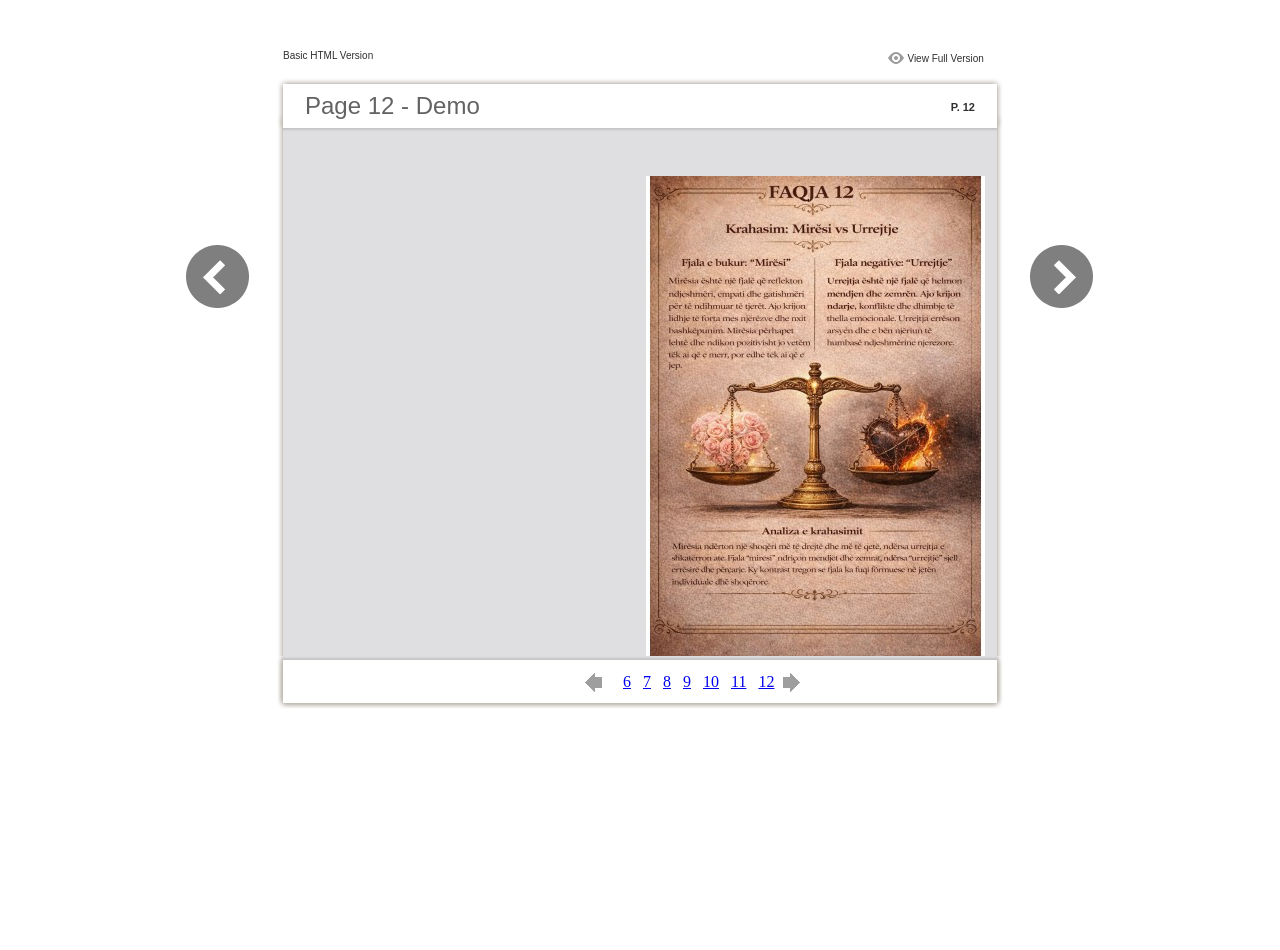
<file: files/basic-html/page12.html>
<html xmlns="http://www.w3.org/1999/xhtml"><head>
        <meta http-equiv="Content-Type" content="text/html; charset=utf-8">
        <meta name="description" content="${meta.description}">
        <meta name="keywords" content="${meta.keywords}">
        <title>Page 12 - Demo</title>
<style type="text/css">
body {
	margin-left: 0px;
	margin-top: 0px;
	margin-right: 0px;
	margin-bottom: 0px;
}
  
#container {margin:50px auto;padding:0px;width:910px;}
#left-button{ width:90px; height:100%;float:left }
#middle{ width:730px; margin:0px; float: left;}
#right-button{ width:90px; float:left;}
html, body, div, ul, li, dl, dt, dd, h1, h2, h3, h4, h5, h6, form, input, dd,select, button, textarea, iframe, table, th, td { margin: 0; padding: 0; }
img { border: 0 none; display:block;}
span,ul,li,image{ padding:0px; margin:0px; list-style:none;}
#top-title{ width:714px; margin-bottom:10px; float:left; padding:0px 8px}
#top-title2{ width:320px;  float:right;}
#content{ width: 730px; float:left;}
#content-top{ width:730px; background-image:url(images/top_bg.jpg); height:56px; background-repeat:no-repeat; float:left;}
#content-top1{ width:70%; padding:16px 0px 0px 30px; font-family:Arial, Helvetica, sans-serif; font-size:24px; color:#636363;float:left;}
#content-top2{ width:60px; float:right; padding:25px 30px 0px 0px;font-family:Arial, Helvetica, sans-serif; font-size:11px; color:#2f2f2f; font-weight:bold; text-align:right}
#content-middle{ width:730px; background-image:url(images/middle_bg.jpg); background-repeat:repeat-y;float:left;}
#content-middle1{ width:475px; padding:25px 0px 25px 35px; font-family:Arial, Helvetica, sans-serif; font-size:12px; color:#636363; line-height:150%;float:left;}
#content-middle2{  padding:7px; float:right; margin:25px 35px 0px 0px; border:solid 1px #c8c8c9; background-color:#FFF; text-align:center}
#content-bottom{ width:730px; background-image:url(images/bottom_bg.jpg); background-repeat:no-repeat; height:58px;float:left;}
#content-bottom2{ width:110px; height:42px; margin:0px auto; padding-top:4px;}
#input{ width:58px; height:20px; background-color:#FFF; border:solid 1px #dfdfe0; color:#636363; text-align:center; font-size:11px;}
.font1{ font-family:Arial, Helvetica, sans-serif; font-size:10px; color:#2f2f2f;}
.font1 a:link{
	text-decoration: none;
    color:#2f2f2f;

}
.font1 a:visited{
	text-decoration: none;
    color:#2f2f2f;
	
}
.font1 a:hover{
	color: #2f2f2f;
	text-decoration: underline;
}

.text-container {
padding: 20px;
color: #333;
margin-top: 24px;
line-height: 22px;
border-top-left-radius: 3px;
border-top-right-radius: 3px;
}

.use-as-video {
float: right;
padding-left: 20px;
}
.cc-float-fix:before, .cc-float-fix:after {
content: "";
line-height: 0;
height: 0;
width: 0;
display: block;
visibility: hidden;
}
.use-as-video-img {
cursor: pointer;
position: relative;
width: 320px;
height: 180px;
}
.use-as-video-title {
font-size: 15px;
font-weight: bold;
color: #000000;
padding-bottom: 5px;
}


</style>
<script type="text/javascript">
function MM_preloadImages() { //v3.0
  var d=document; if(d.images){ if(!d.MM_p) d.MM_p=new Array();
    var i,j=d.MM_p.length,a=MM_preloadImages.arguments; for(i=0; i<a.length; i++)
    if (a[i].indexOf("#")!=0){ d.MM_p[j]=new Image; d.MM_p[j++].src=a[i];}}
}

function MM_swapImgRestore() { //v3.0
  var i,x,a=document.MM_sr; for(i=0;a&&i<a.length&&(x=a[i])&&x.oSrc;i++) x.src=x.oSrc;
}

function MM_findObj(n, d) { //v4.01
  var p,i,x;  if(!d) d=document; if((p=n.indexOf("?"))>0&&parent.frames.length) {
    d=parent.frames[n.substring(p+1)].document; n=n.substring(0,p);}
  if(!(x=d[n])&&d.all) x=d.all[n]; for (i=0;!x&&i<d.forms.length;i++) x=d.forms[i][n];
  for(i=0;!x&&d.layers&&i<d.layers.length;i++) x=MM_findObj(n,d.layers[i].document);
  if(!x && d.getElementById) x=d.getElementById(n); return x;
}

function MM_swapImage() { //v3.0
  var i,j=0,x,a=MM_swapImage.arguments; document.MM_sr=new Array; for(i=0;i<(a.length-2);i+=3)
   if ((x=MM_findObj(a[i]))!=null){document.MM_sr[j++]=x; if(!x.oSrc) x.oSrc=x.src; x.src=a[i+2];}
}
</script>
</head>

<body onload="MM_preloadImages('images/next2.png','images/previous2.png')">
<div id="container">
<div id="left-button">
  <p>&nbsp;</p>
  <p>&nbsp;</p>
  <p>&nbsp;</p>
  <p>&nbsp;</p>
  <p>&nbsp;</p>
  <p><a href="page11.html"><img src="images/previous_big.png" width="90" height="80" /></a></p>
</div>
<div id="middle">
  <div id="top-title"><span class="font1">Basic HTML Version</span>
    <div id="top-title2">
      <table width="100%" border="0" align="right" cellpadding="0" cellspacing="0">
        <tr>
        	<td width="66%"> </td>
          <td width="35%" style="display:none" align="right"><img src="images/content.png" width="19" height="16" /></td>
          <td width="31%" style="display:none" class="font1"><a href="${body.tocURL}">Table of Contents</a></td>
          <td width="6%"><img src="images/view.png" width="19" height="16" /></td>
          <td width="28%" class="font1"><a href="../../index.html#p=12">View Full Version</a></td>
        </tr>
      </table>
    </div>
  </div>
  <div id="content">
     <div id="content-top">
        <div id="content-top1">Page 12 - Demo</div>
        <div id="content-top2">P. 12</div>
     </div>
     <div id="content-middle">
      <div class="text-container">
          <div class="use-as-video cc-float-fix">
            <a style="text-decoration: none;" href="../../index.html#p=12"><img src="../thumb/12.jpg" /></a>
          </div>
          <p class="use-as-video-title"></p>
          <pre style="word-break:break-all;"><code><p class="use-as-video-title"></p>
                                <pre style="white-space:pre-line"><code>
                                    
                                </code></pre></code></pre>
     	</div>
    
     </div>
     <div id="content-bottom">
       <div id="content-bottom2">
         <table width="110" border="0" cellspacing="0" cellpadding="0">
           <tr>
             <td width="22%" height="44"><a href="page11.html"><img src="images/previous.png" width="26" height="19" id="Image2" onmouseover="MM_swapImage('Image2','','images/previous2.png',1)" onmouseout="MM_swapImgRestore()" /></a></td>
             <td width="43%">
             	&nbsp;&nbsp;&nbsp;<a href="page6.html">6</a>&nbsp;&nbsp;&nbsp;<a href="page7.html">7</a>&nbsp;&nbsp;&nbsp;<a href="page8.html">8</a>&nbsp;&nbsp;&nbsp;<a href="page9.html">9</a>&nbsp;&nbsp;&nbsp;<a href="page10.html">10</a>&nbsp;&nbsp;&nbsp;<a href="page11.html">11</a>&nbsp;&nbsp;&nbsp;<a href="page12.html">12</a>
             </td>
             <td width="35%"><a href="page0.html"><img src="images/next.png" width="26" height="19" id="Image1" onmouseover="MM_swapImage('Image1','','images/next2.png',1)" onmouseout="MM_swapImgRestore()" /></a></td>
           </tr>
         </table>
       </div>
     </div>
  </div>
</div>
<div id="right-button">
  <p>&nbsp;</p>
  <p>&nbsp;</p>
  <p>&nbsp;</p>
  <p>&nbsp;</p>
  <p>&nbsp;</p>
  <p><a href="page0.html"><img src="images/next_big.png" width="90" height="80" /></a></p>
</div>


</div>
</body>
</html>
</file>
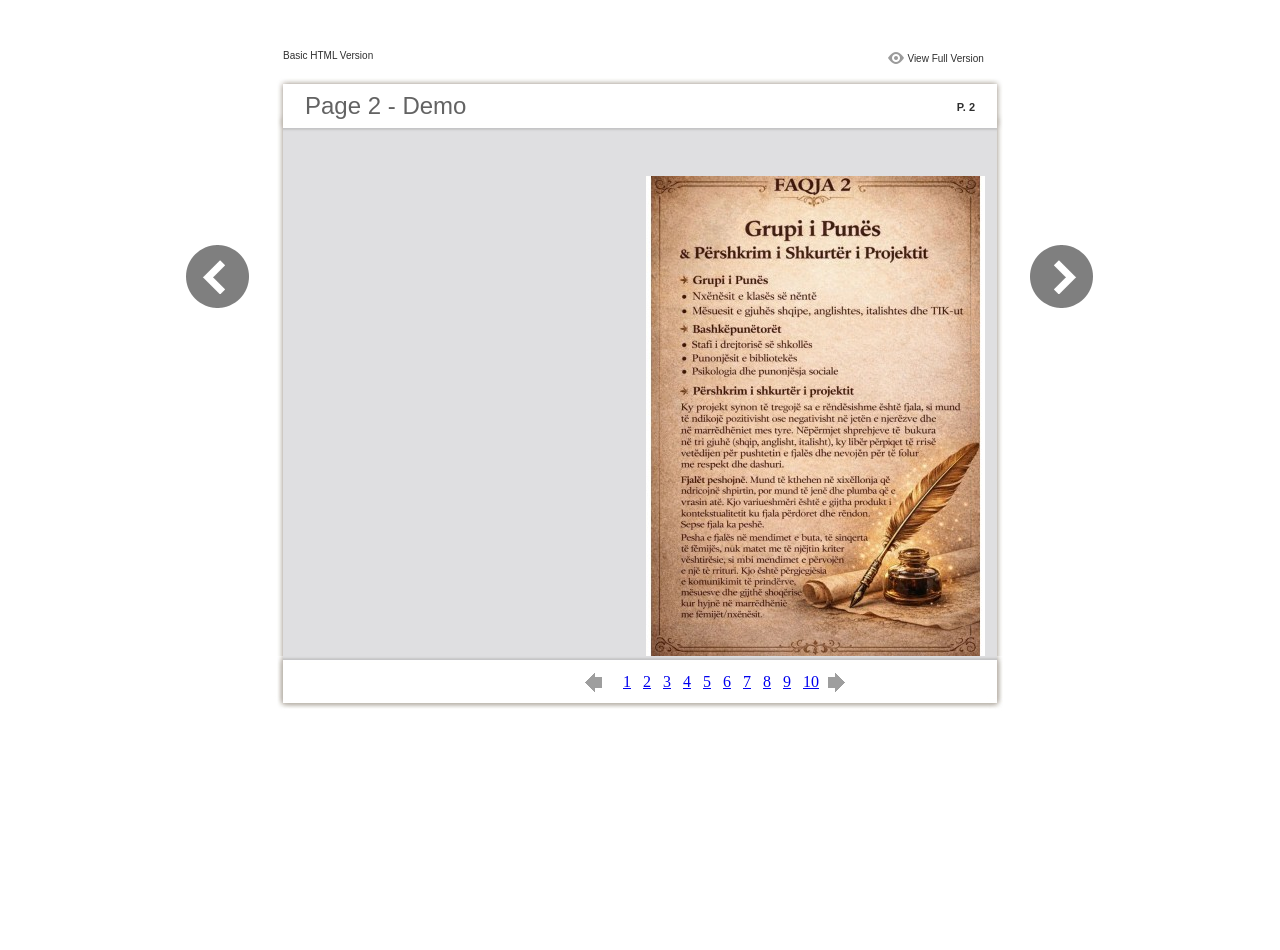
<file: files/basic-html/page2.html>
<html xmlns="http://www.w3.org/1999/xhtml"><head>
        <meta http-equiv="Content-Type" content="text/html; charset=utf-8">
        <meta name="description" content="${meta.description}">
        <meta name="keywords" content="${meta.keywords}">
        <title>Page 2 - Demo</title>
<style type="text/css">
body {
	margin-left: 0px;
	margin-top: 0px;
	margin-right: 0px;
	margin-bottom: 0px;
}
  
#container {margin:50px auto;padding:0px;width:910px;}
#left-button{ width:90px; height:100%;float:left }
#middle{ width:730px; margin:0px; float: left;}
#right-button{ width:90px; float:left;}
html, body, div, ul, li, dl, dt, dd, h1, h2, h3, h4, h5, h6, form, input, dd,select, button, textarea, iframe, table, th, td { margin: 0; padding: 0; }
img { border: 0 none; display:block;}
span,ul,li,image{ padding:0px; margin:0px; list-style:none;}
#top-title{ width:714px; margin-bottom:10px; float:left; padding:0px 8px}
#top-title2{ width:320px;  float:right;}
#content{ width: 730px; float:left;}
#content-top{ width:730px; background-image:url(images/top_bg.jpg); height:56px; background-repeat:no-repeat; float:left;}
#content-top1{ width:70%; padding:16px 0px 0px 30px; font-family:Arial, Helvetica, sans-serif; font-size:24px; color:#636363;float:left;}
#content-top2{ width:60px; float:right; padding:25px 30px 0px 0px;font-family:Arial, Helvetica, sans-serif; font-size:11px; color:#2f2f2f; font-weight:bold; text-align:right}
#content-middle{ width:730px; background-image:url(images/middle_bg.jpg); background-repeat:repeat-y;float:left;}
#content-middle1{ width:475px; padding:25px 0px 25px 35px; font-family:Arial, Helvetica, sans-serif; font-size:12px; color:#636363; line-height:150%;float:left;}
#content-middle2{  padding:7px; float:right; margin:25px 35px 0px 0px; border:solid 1px #c8c8c9; background-color:#FFF; text-align:center}
#content-bottom{ width:730px; background-image:url(images/bottom_bg.jpg); background-repeat:no-repeat; height:58px;float:left;}
#content-bottom2{ width:110px; height:42px; margin:0px auto; padding-top:4px;}
#input{ width:58px; height:20px; background-color:#FFF; border:solid 1px #dfdfe0; color:#636363; text-align:center; font-size:11px;}
.font1{ font-family:Arial, Helvetica, sans-serif; font-size:10px; color:#2f2f2f;}
.font1 a:link{
	text-decoration: none;
    color:#2f2f2f;

}
.font1 a:visited{
	text-decoration: none;
    color:#2f2f2f;
	
}
.font1 a:hover{
	color: #2f2f2f;
	text-decoration: underline;
}

.text-container {
padding: 20px;
color: #333;
margin-top: 24px;
line-height: 22px;
border-top-left-radius: 3px;
border-top-right-radius: 3px;
}

.use-as-video {
float: right;
padding-left: 20px;
}
.cc-float-fix:before, .cc-float-fix:after {
content: "";
line-height: 0;
height: 0;
width: 0;
display: block;
visibility: hidden;
}
.use-as-video-img {
cursor: pointer;
position: relative;
width: 320px;
height: 180px;
}
.use-as-video-title {
font-size: 15px;
font-weight: bold;
color: #000000;
padding-bottom: 5px;
}


</style>
<script type="text/javascript">
function MM_preloadImages() { //v3.0
  var d=document; if(d.images){ if(!d.MM_p) d.MM_p=new Array();
    var i,j=d.MM_p.length,a=MM_preloadImages.arguments; for(i=0; i<a.length; i++)
    if (a[i].indexOf("#")!=0){ d.MM_p[j]=new Image; d.MM_p[j++].src=a[i];}}
}

function MM_swapImgRestore() { //v3.0
  var i,x,a=document.MM_sr; for(i=0;a&&i<a.length&&(x=a[i])&&x.oSrc;i++) x.src=x.oSrc;
}

function MM_findObj(n, d) { //v4.01
  var p,i,x;  if(!d) d=document; if((p=n.indexOf("?"))>0&&parent.frames.length) {
    d=parent.frames[n.substring(p+1)].document; n=n.substring(0,p);}
  if(!(x=d[n])&&d.all) x=d.all[n]; for (i=0;!x&&i<d.forms.length;i++) x=d.forms[i][n];
  for(i=0;!x&&d.layers&&i<d.layers.length;i++) x=MM_findObj(n,d.layers[i].document);
  if(!x && d.getElementById) x=d.getElementById(n); return x;
}

function MM_swapImage() { //v3.0
  var i,j=0,x,a=MM_swapImage.arguments; document.MM_sr=new Array; for(i=0;i<(a.length-2);i+=3)
   if ((x=MM_findObj(a[i]))!=null){document.MM_sr[j++]=x; if(!x.oSrc) x.oSrc=x.src; x.src=a[i+2];}
}
</script>
</head>

<body onload="MM_preloadImages('images/next2.png','images/previous2.png')">
<div id="container">
<div id="left-button">
  <p>&nbsp;</p>
  <p>&nbsp;</p>
  <p>&nbsp;</p>
  <p>&nbsp;</p>
  <p>&nbsp;</p>
  <p><a href="page1.html"><img src="images/previous_big.png" width="90" height="80" /></a></p>
</div>
<div id="middle">
  <div id="top-title"><span class="font1">Basic HTML Version</span>
    <div id="top-title2">
      <table width="100%" border="0" align="right" cellpadding="0" cellspacing="0">
        <tr>
        	<td width="66%"> </td>
          <td width="35%" style="display:none" align="right"><img src="images/content.png" width="19" height="16" /></td>
          <td width="31%" style="display:none" class="font1"><a href="${body.tocURL}">Table of Contents</a></td>
          <td width="6%"><img src="images/view.png" width="19" height="16" /></td>
          <td width="28%" class="font1"><a href="../../index.html#p=2">View Full Version</a></td>
        </tr>
      </table>
    </div>
  </div>
  <div id="content">
     <div id="content-top">
        <div id="content-top1">Page 2 - Demo</div>
        <div id="content-top2">P. 2</div>
     </div>
     <div id="content-middle">
      <div class="text-container">
          <div class="use-as-video cc-float-fix">
            <a style="text-decoration: none;" href="../../index.html#p=2"><img src="../thumb/2.jpg" /></a>
          </div>
          <p class="use-as-video-title"></p>
          <pre style="word-break:break-all;"><code><p class="use-as-video-title"></p>
                                <pre style="white-space:pre-line"><code>
                                    
                                </code></pre></code></pre>
     	</div>
    
     </div>
     <div id="content-bottom">
       <div id="content-bottom2">
         <table width="110" border="0" cellspacing="0" cellpadding="0">
           <tr>
             <td width="22%" height="44"><a href="page1.html"><img src="images/previous.png" width="26" height="19" id="Image2" onmouseover="MM_swapImage('Image2','','images/previous2.png',1)" onmouseout="MM_swapImgRestore()" /></a></td>
             <td width="43%">
             	&nbsp;&nbsp;&nbsp;<a href="page1.html">1</a>&nbsp;&nbsp;&nbsp;<a href="page2.html">2</a>&nbsp;&nbsp;&nbsp;<a href="page3.html">3</a>&nbsp;&nbsp;&nbsp;<a href="page4.html">4</a>&nbsp;&nbsp;&nbsp;<a href="page5.html">5</a>&nbsp;&nbsp;&nbsp;<a href="page6.html">6</a>&nbsp;&nbsp;&nbsp;<a href="page7.html">7</a>&nbsp;&nbsp;&nbsp;<a href="page8.html">8</a>&nbsp;&nbsp;&nbsp;<a href="page9.html">9</a>&nbsp;&nbsp;&nbsp;<a href="page10.html">10</a>
             </td>
             <td width="35%"><a href="page3.html"><img src="images/next.png" width="26" height="19" id="Image1" onmouseover="MM_swapImage('Image1','','images/next2.png',1)" onmouseout="MM_swapImgRestore()" /></a></td>
           </tr>
         </table>
       </div>
     </div>
  </div>
</div>
<div id="right-button">
  <p>&nbsp;</p>
  <p>&nbsp;</p>
  <p>&nbsp;</p>
  <p>&nbsp;</p>
  <p>&nbsp;</p>
  <p><a href="page3.html"><img src="images/next_big.png" width="90" height="80" /></a></p>
</div>


</div>
</body>
</html>
</file>
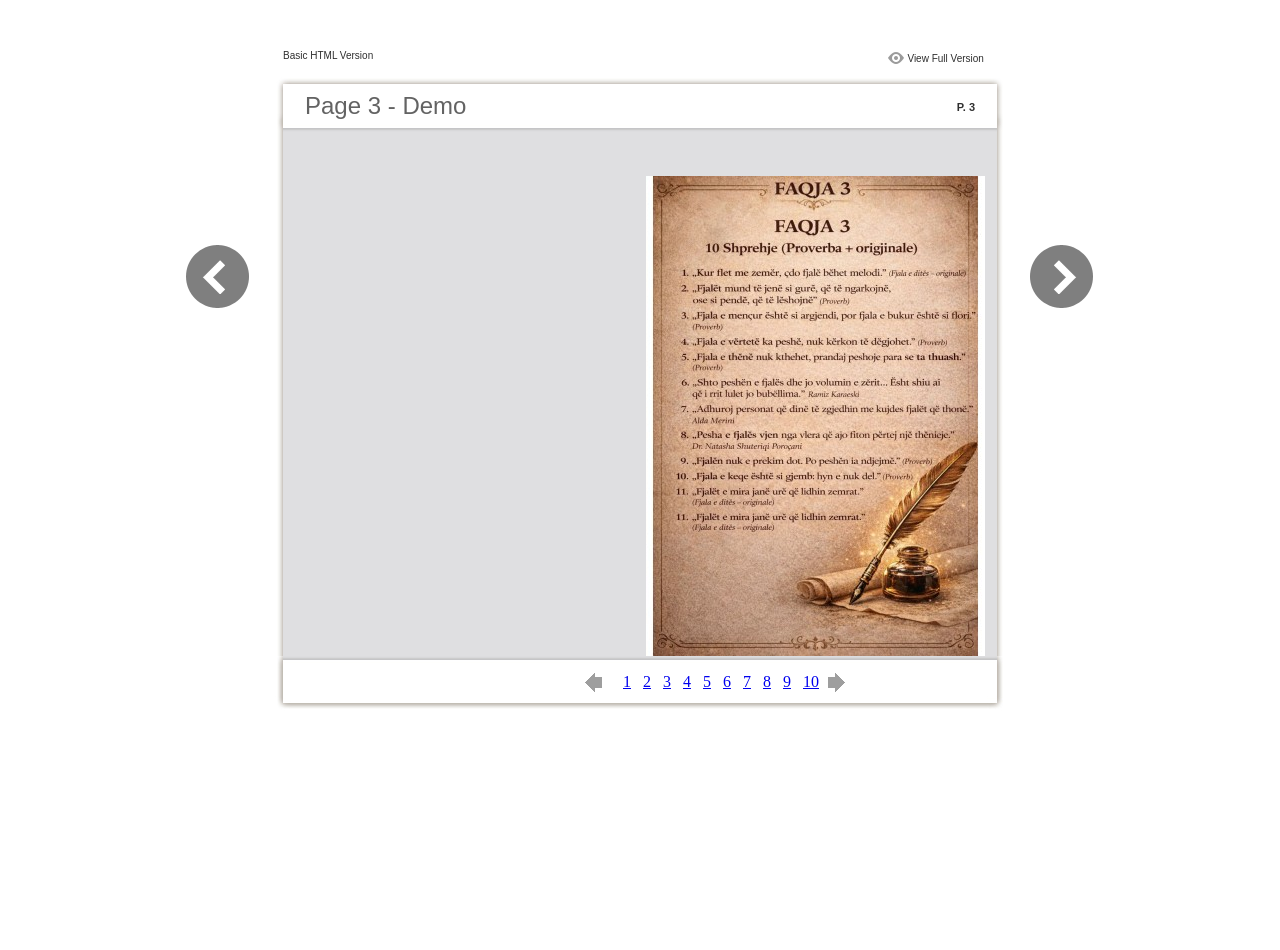
<file: files/basic-html/page3.html>
<html xmlns="http://www.w3.org/1999/xhtml"><head>
        <meta http-equiv="Content-Type" content="text/html; charset=utf-8">
        <meta name="description" content="${meta.description}">
        <meta name="keywords" content="${meta.keywords}">
        <title>Page 3 - Demo</title>
<style type="text/css">
body {
	margin-left: 0px;
	margin-top: 0px;
	margin-right: 0px;
	margin-bottom: 0px;
}
  
#container {margin:50px auto;padding:0px;width:910px;}
#left-button{ width:90px; height:100%;float:left }
#middle{ width:730px; margin:0px; float: left;}
#right-button{ width:90px; float:left;}
html, body, div, ul, li, dl, dt, dd, h1, h2, h3, h4, h5, h6, form, input, dd,select, button, textarea, iframe, table, th, td { margin: 0; padding: 0; }
img { border: 0 none; display:block;}
span,ul,li,image{ padding:0px; margin:0px; list-style:none;}
#top-title{ width:714px; margin-bottom:10px; float:left; padding:0px 8px}
#top-title2{ width:320px;  float:right;}
#content{ width: 730px; float:left;}
#content-top{ width:730px; background-image:url(images/top_bg.jpg); height:56px; background-repeat:no-repeat; float:left;}
#content-top1{ width:70%; padding:16px 0px 0px 30px; font-family:Arial, Helvetica, sans-serif; font-size:24px; color:#636363;float:left;}
#content-top2{ width:60px; float:right; padding:25px 30px 0px 0px;font-family:Arial, Helvetica, sans-serif; font-size:11px; color:#2f2f2f; font-weight:bold; text-align:right}
#content-middle{ width:730px; background-image:url(images/middle_bg.jpg); background-repeat:repeat-y;float:left;}
#content-middle1{ width:475px; padding:25px 0px 25px 35px; font-family:Arial, Helvetica, sans-serif; font-size:12px; color:#636363; line-height:150%;float:left;}
#content-middle2{  padding:7px; float:right; margin:25px 35px 0px 0px; border:solid 1px #c8c8c9; background-color:#FFF; text-align:center}
#content-bottom{ width:730px; background-image:url(images/bottom_bg.jpg); background-repeat:no-repeat; height:58px;float:left;}
#content-bottom2{ width:110px; height:42px; margin:0px auto; padding-top:4px;}
#input{ width:58px; height:20px; background-color:#FFF; border:solid 1px #dfdfe0; color:#636363; text-align:center; font-size:11px;}
.font1{ font-family:Arial, Helvetica, sans-serif; font-size:10px; color:#2f2f2f;}
.font1 a:link{
	text-decoration: none;
    color:#2f2f2f;

}
.font1 a:visited{
	text-decoration: none;
    color:#2f2f2f;
	
}
.font1 a:hover{
	color: #2f2f2f;
	text-decoration: underline;
}

.text-container {
padding: 20px;
color: #333;
margin-top: 24px;
line-height: 22px;
border-top-left-radius: 3px;
border-top-right-radius: 3px;
}

.use-as-video {
float: right;
padding-left: 20px;
}
.cc-float-fix:before, .cc-float-fix:after {
content: "";
line-height: 0;
height: 0;
width: 0;
display: block;
visibility: hidden;
}
.use-as-video-img {
cursor: pointer;
position: relative;
width: 320px;
height: 180px;
}
.use-as-video-title {
font-size: 15px;
font-weight: bold;
color: #000000;
padding-bottom: 5px;
}


</style>
<script type="text/javascript">
function MM_preloadImages() { //v3.0
  var d=document; if(d.images){ if(!d.MM_p) d.MM_p=new Array();
    var i,j=d.MM_p.length,a=MM_preloadImages.arguments; for(i=0; i<a.length; i++)
    if (a[i].indexOf("#")!=0){ d.MM_p[j]=new Image; d.MM_p[j++].src=a[i];}}
}

function MM_swapImgRestore() { //v3.0
  var i,x,a=document.MM_sr; for(i=0;a&&i<a.length&&(x=a[i])&&x.oSrc;i++) x.src=x.oSrc;
}

function MM_findObj(n, d) { //v4.01
  var p,i,x;  if(!d) d=document; if((p=n.indexOf("?"))>0&&parent.frames.length) {
    d=parent.frames[n.substring(p+1)].document; n=n.substring(0,p);}
  if(!(x=d[n])&&d.all) x=d.all[n]; for (i=0;!x&&i<d.forms.length;i++) x=d.forms[i][n];
  for(i=0;!x&&d.layers&&i<d.layers.length;i++) x=MM_findObj(n,d.layers[i].document);
  if(!x && d.getElementById) x=d.getElementById(n); return x;
}

function MM_swapImage() { //v3.0
  var i,j=0,x,a=MM_swapImage.arguments; document.MM_sr=new Array; for(i=0;i<(a.length-2);i+=3)
   if ((x=MM_findObj(a[i]))!=null){document.MM_sr[j++]=x; if(!x.oSrc) x.oSrc=x.src; x.src=a[i+2];}
}
</script>
</head>

<body onload="MM_preloadImages('images/next2.png','images/previous2.png')">
<div id="container">
<div id="left-button">
  <p>&nbsp;</p>
  <p>&nbsp;</p>
  <p>&nbsp;</p>
  <p>&nbsp;</p>
  <p>&nbsp;</p>
  <p><a href="page2.html"><img src="images/previous_big.png" width="90" height="80" /></a></p>
</div>
<div id="middle">
  <div id="top-title"><span class="font1">Basic HTML Version</span>
    <div id="top-title2">
      <table width="100%" border="0" align="right" cellpadding="0" cellspacing="0">
        <tr>
        	<td width="66%"> </td>
          <td width="35%" style="display:none" align="right"><img src="images/content.png" width="19" height="16" /></td>
          <td width="31%" style="display:none" class="font1"><a href="${body.tocURL}">Table of Contents</a></td>
          <td width="6%"><img src="images/view.png" width="19" height="16" /></td>
          <td width="28%" class="font1"><a href="../../index.html#p=3">View Full Version</a></td>
        </tr>
      </table>
    </div>
  </div>
  <div id="content">
     <div id="content-top">
        <div id="content-top1">Page 3 - Demo</div>
        <div id="content-top2">P. 3</div>
     </div>
     <div id="content-middle">
      <div class="text-container">
          <div class="use-as-video cc-float-fix">
            <a style="text-decoration: none;" href="../../index.html#p=3"><img src="../thumb/3.jpg" /></a>
          </div>
          <p class="use-as-video-title"></p>
          <pre style="word-break:break-all;"><code><p class="use-as-video-title"></p>
                                <pre style="white-space:pre-line"><code>
                                    
                                </code></pre></code></pre>
     	</div>
    
     </div>
     <div id="content-bottom">
       <div id="content-bottom2">
         <table width="110" border="0" cellspacing="0" cellpadding="0">
           <tr>
             <td width="22%" height="44"><a href="page2.html"><img src="images/previous.png" width="26" height="19" id="Image2" onmouseover="MM_swapImage('Image2','','images/previous2.png',1)" onmouseout="MM_swapImgRestore()" /></a></td>
             <td width="43%">
             	&nbsp;&nbsp;&nbsp;<a href="page1.html">1</a>&nbsp;&nbsp;&nbsp;<a href="page2.html">2</a>&nbsp;&nbsp;&nbsp;<a href="page3.html">3</a>&nbsp;&nbsp;&nbsp;<a href="page4.html">4</a>&nbsp;&nbsp;&nbsp;<a href="page5.html">5</a>&nbsp;&nbsp;&nbsp;<a href="page6.html">6</a>&nbsp;&nbsp;&nbsp;<a href="page7.html">7</a>&nbsp;&nbsp;&nbsp;<a href="page8.html">8</a>&nbsp;&nbsp;&nbsp;<a href="page9.html">9</a>&nbsp;&nbsp;&nbsp;<a href="page10.html">10</a>
             </td>
             <td width="35%"><a href="page4.html"><img src="images/next.png" width="26" height="19" id="Image1" onmouseover="MM_swapImage('Image1','','images/next2.png',1)" onmouseout="MM_swapImgRestore()" /></a></td>
           </tr>
         </table>
       </div>
     </div>
  </div>
</div>
<div id="right-button">
  <p>&nbsp;</p>
  <p>&nbsp;</p>
  <p>&nbsp;</p>
  <p>&nbsp;</p>
  <p>&nbsp;</p>
  <p><a href="page4.html"><img src="images/next_big.png" width="90" height="80" /></a></p>
</div>


</div>
</body>
</html>
</file>
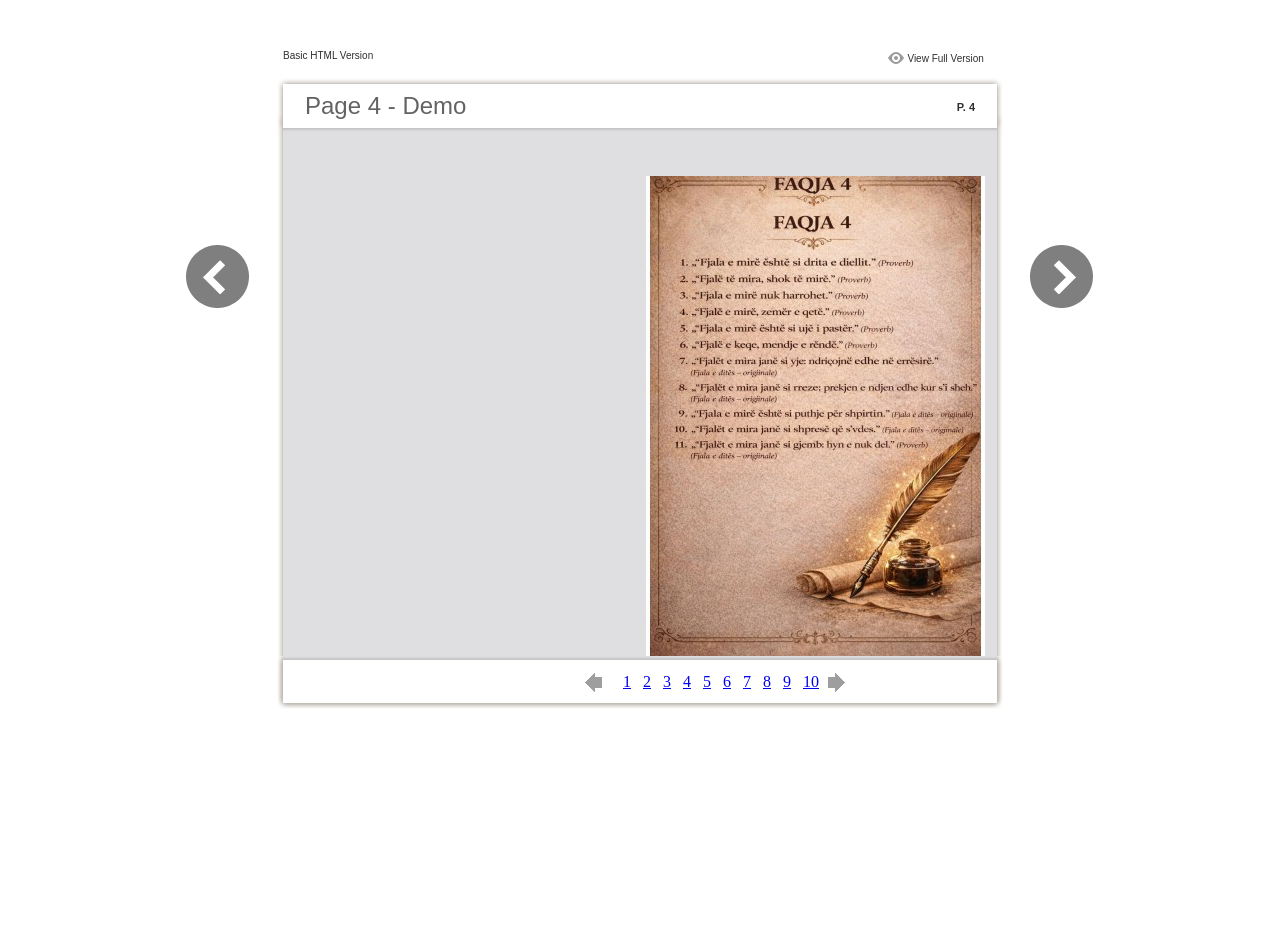
<file: files/basic-html/page4.html>
<html xmlns="http://www.w3.org/1999/xhtml"><head>
        <meta http-equiv="Content-Type" content="text/html; charset=utf-8">
        <meta name="description" content="${meta.description}">
        <meta name="keywords" content="${meta.keywords}">
        <title>Page 4 - Demo</title>
<style type="text/css">
body {
	margin-left: 0px;
	margin-top: 0px;
	margin-right: 0px;
	margin-bottom: 0px;
}
  
#container {margin:50px auto;padding:0px;width:910px;}
#left-button{ width:90px; height:100%;float:left }
#middle{ width:730px; margin:0px; float: left;}
#right-button{ width:90px; float:left;}
html, body, div, ul, li, dl, dt, dd, h1, h2, h3, h4, h5, h6, form, input, dd,select, button, textarea, iframe, table, th, td { margin: 0; padding: 0; }
img { border: 0 none; display:block;}
span,ul,li,image{ padding:0px; margin:0px; list-style:none;}
#top-title{ width:714px; margin-bottom:10px; float:left; padding:0px 8px}
#top-title2{ width:320px;  float:right;}
#content{ width: 730px; float:left;}
#content-top{ width:730px; background-image:url(images/top_bg.jpg); height:56px; background-repeat:no-repeat; float:left;}
#content-top1{ width:70%; padding:16px 0px 0px 30px; font-family:Arial, Helvetica, sans-serif; font-size:24px; color:#636363;float:left;}
#content-top2{ width:60px; float:right; padding:25px 30px 0px 0px;font-family:Arial, Helvetica, sans-serif; font-size:11px; color:#2f2f2f; font-weight:bold; text-align:right}
#content-middle{ width:730px; background-image:url(images/middle_bg.jpg); background-repeat:repeat-y;float:left;}
#content-middle1{ width:475px; padding:25px 0px 25px 35px; font-family:Arial, Helvetica, sans-serif; font-size:12px; color:#636363; line-height:150%;float:left;}
#content-middle2{  padding:7px; float:right; margin:25px 35px 0px 0px; border:solid 1px #c8c8c9; background-color:#FFF; text-align:center}
#content-bottom{ width:730px; background-image:url(images/bottom_bg.jpg); background-repeat:no-repeat; height:58px;float:left;}
#content-bottom2{ width:110px; height:42px; margin:0px auto; padding-top:4px;}
#input{ width:58px; height:20px; background-color:#FFF; border:solid 1px #dfdfe0; color:#636363; text-align:center; font-size:11px;}
.font1{ font-family:Arial, Helvetica, sans-serif; font-size:10px; color:#2f2f2f;}
.font1 a:link{
	text-decoration: none;
    color:#2f2f2f;

}
.font1 a:visited{
	text-decoration: none;
    color:#2f2f2f;
	
}
.font1 a:hover{
	color: #2f2f2f;
	text-decoration: underline;
}

.text-container {
padding: 20px;
color: #333;
margin-top: 24px;
line-height: 22px;
border-top-left-radius: 3px;
border-top-right-radius: 3px;
}

.use-as-video {
float: right;
padding-left: 20px;
}
.cc-float-fix:before, .cc-float-fix:after {
content: "";
line-height: 0;
height: 0;
width: 0;
display: block;
visibility: hidden;
}
.use-as-video-img {
cursor: pointer;
position: relative;
width: 320px;
height: 180px;
}
.use-as-video-title {
font-size: 15px;
font-weight: bold;
color: #000000;
padding-bottom: 5px;
}


</style>
<script type="text/javascript">
function MM_preloadImages() { //v3.0
  var d=document; if(d.images){ if(!d.MM_p) d.MM_p=new Array();
    var i,j=d.MM_p.length,a=MM_preloadImages.arguments; for(i=0; i<a.length; i++)
    if (a[i].indexOf("#")!=0){ d.MM_p[j]=new Image; d.MM_p[j++].src=a[i];}}
}

function MM_swapImgRestore() { //v3.0
  var i,x,a=document.MM_sr; for(i=0;a&&i<a.length&&(x=a[i])&&x.oSrc;i++) x.src=x.oSrc;
}

function MM_findObj(n, d) { //v4.01
  var p,i,x;  if(!d) d=document; if((p=n.indexOf("?"))>0&&parent.frames.length) {
    d=parent.frames[n.substring(p+1)].document; n=n.substring(0,p);}
  if(!(x=d[n])&&d.all) x=d.all[n]; for (i=0;!x&&i<d.forms.length;i++) x=d.forms[i][n];
  for(i=0;!x&&d.layers&&i<d.layers.length;i++) x=MM_findObj(n,d.layers[i].document);
  if(!x && d.getElementById) x=d.getElementById(n); return x;
}

function MM_swapImage() { //v3.0
  var i,j=0,x,a=MM_swapImage.arguments; document.MM_sr=new Array; for(i=0;i<(a.length-2);i+=3)
   if ((x=MM_findObj(a[i]))!=null){document.MM_sr[j++]=x; if(!x.oSrc) x.oSrc=x.src; x.src=a[i+2];}
}
</script>
</head>

<body onload="MM_preloadImages('images/next2.png','images/previous2.png')">
<div id="container">
<div id="left-button">
  <p>&nbsp;</p>
  <p>&nbsp;</p>
  <p>&nbsp;</p>
  <p>&nbsp;</p>
  <p>&nbsp;</p>
  <p><a href="page3.html"><img src="images/previous_big.png" width="90" height="80" /></a></p>
</div>
<div id="middle">
  <div id="top-title"><span class="font1">Basic HTML Version</span>
    <div id="top-title2">
      <table width="100%" border="0" align="right" cellpadding="0" cellspacing="0">
        <tr>
        	<td width="66%"> </td>
          <td width="35%" style="display:none" align="right"><img src="images/content.png" width="19" height="16" /></td>
          <td width="31%" style="display:none" class="font1"><a href="${body.tocURL}">Table of Contents</a></td>
          <td width="6%"><img src="images/view.png" width="19" height="16" /></td>
          <td width="28%" class="font1"><a href="../../index.html#p=4">View Full Version</a></td>
        </tr>
      </table>
    </div>
  </div>
  <div id="content">
     <div id="content-top">
        <div id="content-top1">Page 4 - Demo</div>
        <div id="content-top2">P. 4</div>
     </div>
     <div id="content-middle">
      <div class="text-container">
          <div class="use-as-video cc-float-fix">
            <a style="text-decoration: none;" href="../../index.html#p=4"><img src="../thumb/4.jpg" /></a>
          </div>
          <p class="use-as-video-title"></p>
          <pre style="word-break:break-all;"><code><p class="use-as-video-title"></p>
                                <pre style="white-space:pre-line"><code>
                                    
                                </code></pre></code></pre>
     	</div>
    
     </div>
     <div id="content-bottom">
       <div id="content-bottom2">
         <table width="110" border="0" cellspacing="0" cellpadding="0">
           <tr>
             <td width="22%" height="44"><a href="page3.html"><img src="images/previous.png" width="26" height="19" id="Image2" onmouseover="MM_swapImage('Image2','','images/previous2.png',1)" onmouseout="MM_swapImgRestore()" /></a></td>
             <td width="43%">
             	&nbsp;&nbsp;&nbsp;<a href="page1.html">1</a>&nbsp;&nbsp;&nbsp;<a href="page2.html">2</a>&nbsp;&nbsp;&nbsp;<a href="page3.html">3</a>&nbsp;&nbsp;&nbsp;<a href="page4.html">4</a>&nbsp;&nbsp;&nbsp;<a href="page5.html">5</a>&nbsp;&nbsp;&nbsp;<a href="page6.html">6</a>&nbsp;&nbsp;&nbsp;<a href="page7.html">7</a>&nbsp;&nbsp;&nbsp;<a href="page8.html">8</a>&nbsp;&nbsp;&nbsp;<a href="page9.html">9</a>&nbsp;&nbsp;&nbsp;<a href="page10.html">10</a>
             </td>
             <td width="35%"><a href="page5.html"><img src="images/next.png" width="26" height="19" id="Image1" onmouseover="MM_swapImage('Image1','','images/next2.png',1)" onmouseout="MM_swapImgRestore()" /></a></td>
           </tr>
         </table>
       </div>
     </div>
  </div>
</div>
<div id="right-button">
  <p>&nbsp;</p>
  <p>&nbsp;</p>
  <p>&nbsp;</p>
  <p>&nbsp;</p>
  <p>&nbsp;</p>
  <p><a href="page5.html"><img src="images/next_big.png" width="90" height="80" /></a></p>
</div>


</div>
</body>
</html>
</file>
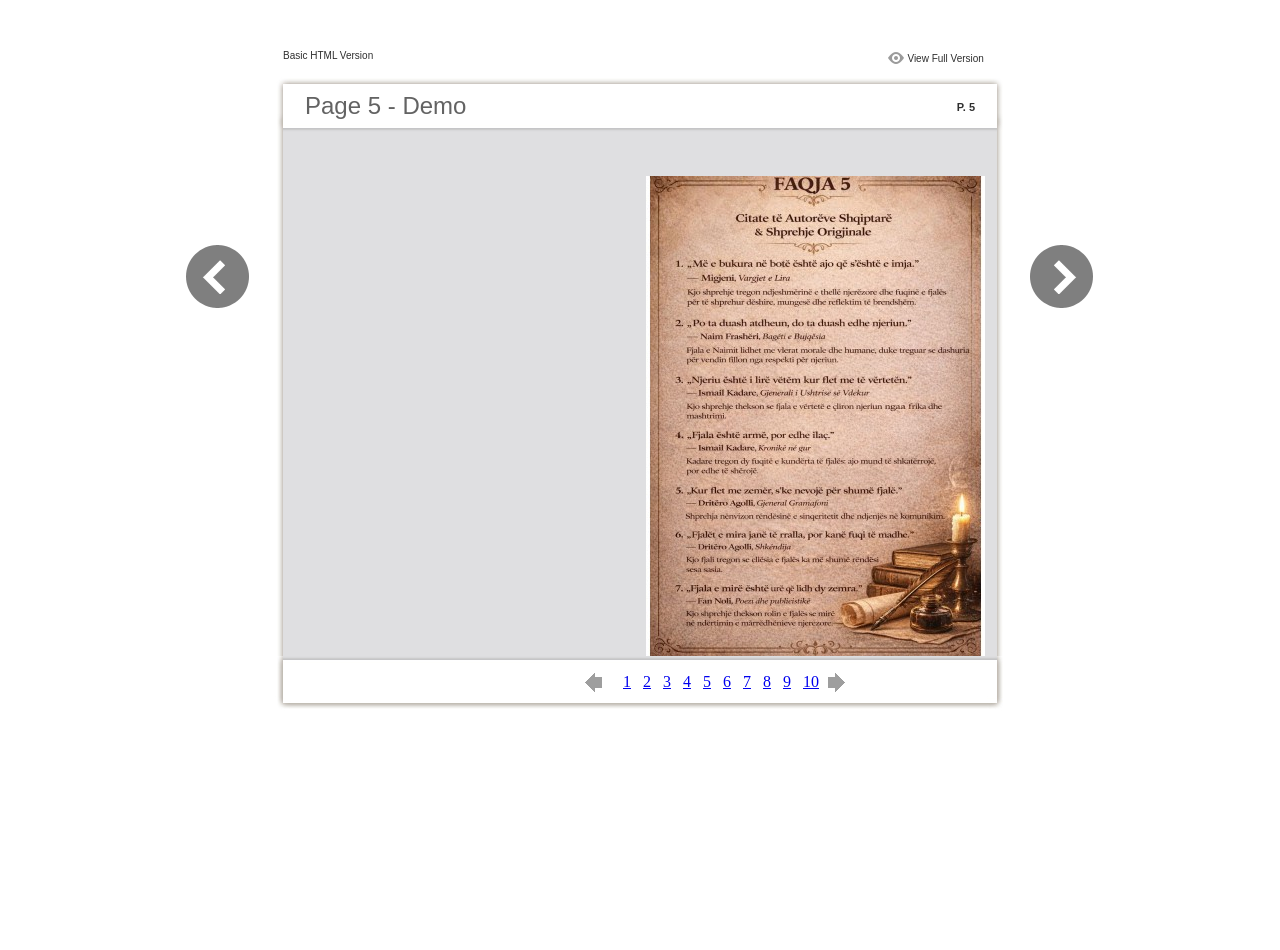
<file: files/basic-html/page5.html>
<html xmlns="http://www.w3.org/1999/xhtml"><head>
        <meta http-equiv="Content-Type" content="text/html; charset=utf-8">
        <meta name="description" content="${meta.description}">
        <meta name="keywords" content="${meta.keywords}">
        <title>Page 5 - Demo</title>
<style type="text/css">
body {
	margin-left: 0px;
	margin-top: 0px;
	margin-right: 0px;
	margin-bottom: 0px;
}
  
#container {margin:50px auto;padding:0px;width:910px;}
#left-button{ width:90px; height:100%;float:left }
#middle{ width:730px; margin:0px; float: left;}
#right-button{ width:90px; float:left;}
html, body, div, ul, li, dl, dt, dd, h1, h2, h3, h4, h5, h6, form, input, dd,select, button, textarea, iframe, table, th, td { margin: 0; padding: 0; }
img { border: 0 none; display:block;}
span,ul,li,image{ padding:0px; margin:0px; list-style:none;}
#top-title{ width:714px; margin-bottom:10px; float:left; padding:0px 8px}
#top-title2{ width:320px;  float:right;}
#content{ width: 730px; float:left;}
#content-top{ width:730px; background-image:url(images/top_bg.jpg); height:56px; background-repeat:no-repeat; float:left;}
#content-top1{ width:70%; padding:16px 0px 0px 30px; font-family:Arial, Helvetica, sans-serif; font-size:24px; color:#636363;float:left;}
#content-top2{ width:60px; float:right; padding:25px 30px 0px 0px;font-family:Arial, Helvetica, sans-serif; font-size:11px; color:#2f2f2f; font-weight:bold; text-align:right}
#content-middle{ width:730px; background-image:url(images/middle_bg.jpg); background-repeat:repeat-y;float:left;}
#content-middle1{ width:475px; padding:25px 0px 25px 35px; font-family:Arial, Helvetica, sans-serif; font-size:12px; color:#636363; line-height:150%;float:left;}
#content-middle2{  padding:7px; float:right; margin:25px 35px 0px 0px; border:solid 1px #c8c8c9; background-color:#FFF; text-align:center}
#content-bottom{ width:730px; background-image:url(images/bottom_bg.jpg); background-repeat:no-repeat; height:58px;float:left;}
#content-bottom2{ width:110px; height:42px; margin:0px auto; padding-top:4px;}
#input{ width:58px; height:20px; background-color:#FFF; border:solid 1px #dfdfe0; color:#636363; text-align:center; font-size:11px;}
.font1{ font-family:Arial, Helvetica, sans-serif; font-size:10px; color:#2f2f2f;}
.font1 a:link{
	text-decoration: none;
    color:#2f2f2f;

}
.font1 a:visited{
	text-decoration: none;
    color:#2f2f2f;
	
}
.font1 a:hover{
	color: #2f2f2f;
	text-decoration: underline;
}

.text-container {
padding: 20px;
color: #333;
margin-top: 24px;
line-height: 22px;
border-top-left-radius: 3px;
border-top-right-radius: 3px;
}

.use-as-video {
float: right;
padding-left: 20px;
}
.cc-float-fix:before, .cc-float-fix:after {
content: "";
line-height: 0;
height: 0;
width: 0;
display: block;
visibility: hidden;
}
.use-as-video-img {
cursor: pointer;
position: relative;
width: 320px;
height: 180px;
}
.use-as-video-title {
font-size: 15px;
font-weight: bold;
color: #000000;
padding-bottom: 5px;
}


</style>
<script type="text/javascript">
function MM_preloadImages() { //v3.0
  var d=document; if(d.images){ if(!d.MM_p) d.MM_p=new Array();
    var i,j=d.MM_p.length,a=MM_preloadImages.arguments; for(i=0; i<a.length; i++)
    if (a[i].indexOf("#")!=0){ d.MM_p[j]=new Image; d.MM_p[j++].src=a[i];}}
}

function MM_swapImgRestore() { //v3.0
  var i,x,a=document.MM_sr; for(i=0;a&&i<a.length&&(x=a[i])&&x.oSrc;i++) x.src=x.oSrc;
}

function MM_findObj(n, d) { //v4.01
  var p,i,x;  if(!d) d=document; if((p=n.indexOf("?"))>0&&parent.frames.length) {
    d=parent.frames[n.substring(p+1)].document; n=n.substring(0,p);}
  if(!(x=d[n])&&d.all) x=d.all[n]; for (i=0;!x&&i<d.forms.length;i++) x=d.forms[i][n];
  for(i=0;!x&&d.layers&&i<d.layers.length;i++) x=MM_findObj(n,d.layers[i].document);
  if(!x && d.getElementById) x=d.getElementById(n); return x;
}

function MM_swapImage() { //v3.0
  var i,j=0,x,a=MM_swapImage.arguments; document.MM_sr=new Array; for(i=0;i<(a.length-2);i+=3)
   if ((x=MM_findObj(a[i]))!=null){document.MM_sr[j++]=x; if(!x.oSrc) x.oSrc=x.src; x.src=a[i+2];}
}
</script>
</head>

<body onload="MM_preloadImages('images/next2.png','images/previous2.png')">
<div id="container">
<div id="left-button">
  <p>&nbsp;</p>
  <p>&nbsp;</p>
  <p>&nbsp;</p>
  <p>&nbsp;</p>
  <p>&nbsp;</p>
  <p><a href="page4.html"><img src="images/previous_big.png" width="90" height="80" /></a></p>
</div>
<div id="middle">
  <div id="top-title"><span class="font1">Basic HTML Version</span>
    <div id="top-title2">
      <table width="100%" border="0" align="right" cellpadding="0" cellspacing="0">
        <tr>
        	<td width="66%"> </td>
          <td width="35%" style="display:none" align="right"><img src="images/content.png" width="19" height="16" /></td>
          <td width="31%" style="display:none" class="font1"><a href="${body.tocURL}">Table of Contents</a></td>
          <td width="6%"><img src="images/view.png" width="19" height="16" /></td>
          <td width="28%" class="font1"><a href="../../index.html#p=5">View Full Version</a></td>
        </tr>
      </table>
    </div>
  </div>
  <div id="content">
     <div id="content-top">
        <div id="content-top1">Page 5 - Demo</div>
        <div id="content-top2">P. 5</div>
     </div>
     <div id="content-middle">
      <div class="text-container">
          <div class="use-as-video cc-float-fix">
            <a style="text-decoration: none;" href="../../index.html#p=5"><img src="../thumb/5.jpg" /></a>
          </div>
          <p class="use-as-video-title"></p>
          <pre style="word-break:break-all;"><code><p class="use-as-video-title"></p>
                                <pre style="white-space:pre-line"><code>
                                    
                                </code></pre></code></pre>
     	</div>
    
     </div>
     <div id="content-bottom">
       <div id="content-bottom2">
         <table width="110" border="0" cellspacing="0" cellpadding="0">
           <tr>
             <td width="22%" height="44"><a href="page4.html"><img src="images/previous.png" width="26" height="19" id="Image2" onmouseover="MM_swapImage('Image2','','images/previous2.png',1)" onmouseout="MM_swapImgRestore()" /></a></td>
             <td width="43%">
             	&nbsp;&nbsp;&nbsp;<a href="page1.html">1</a>&nbsp;&nbsp;&nbsp;<a href="page2.html">2</a>&nbsp;&nbsp;&nbsp;<a href="page3.html">3</a>&nbsp;&nbsp;&nbsp;<a href="page4.html">4</a>&nbsp;&nbsp;&nbsp;<a href="page5.html">5</a>&nbsp;&nbsp;&nbsp;<a href="page6.html">6</a>&nbsp;&nbsp;&nbsp;<a href="page7.html">7</a>&nbsp;&nbsp;&nbsp;<a href="page8.html">8</a>&nbsp;&nbsp;&nbsp;<a href="page9.html">9</a>&nbsp;&nbsp;&nbsp;<a href="page10.html">10</a>
             </td>
             <td width="35%"><a href="page6.html"><img src="images/next.png" width="26" height="19" id="Image1" onmouseover="MM_swapImage('Image1','','images/next2.png',1)" onmouseout="MM_swapImgRestore()" /></a></td>
           </tr>
         </table>
       </div>
     </div>
  </div>
</div>
<div id="right-button">
  <p>&nbsp;</p>
  <p>&nbsp;</p>
  <p>&nbsp;</p>
  <p>&nbsp;</p>
  <p>&nbsp;</p>
  <p><a href="page6.html"><img src="images/next_big.png" width="90" height="80" /></a></p>
</div>


</div>
</body>
</html>
</file>
<file: style.css>
*{margin:0;padding:0;box-sizing:border-box}
body {
  font-family: Inter, sans-serif;
  color: #e8c98b;

  background:
    linear-gradient(rgba(91, 76, 49, 0.578), rgba(91, 76, 49, 0.578)),
    url("WhatsApp\ Image\ 2026-04-01\ at\ 10.47.41\ PM.jpeg");

  background-size: cover;
  background-position: center;
  background-repeat: no-repeat;
  background-attachment: fixed;

  min-height: 100vh;
}

header{
    display:flex;
    align-items:center;
    justify-content:space-between;
    padding:24px 64px;
    border-bottom:1px solid rgba(255,215,150,.2)
}
.logo{
    display:flex;
    align-items:center;
    gap:12px;
    font-family:Cinzel,serif;
    font-size:22px;
    font-weight:700
}
nav{
    display:flex;
    gap:32px;
    font-size:15px
}
nav a{
    text-decoration:none;
    color:#e8c98b;
    opacity:.85
}
nav a:hover{opacity:1}
.hero{
    display:flex;
    flex-direction:column;
    align-items:center;
    justify-content:center;
    text-align:center;
    padding:50px 24px
}
.hero h1{
    font-family:Cinzel,serif;
    font-size:64px;
    font-weight:700;
    margin-bottom:24px
}
.hero p{
    font-size:100px;
    max-width:800px;
    margin-bottom:40px;
    opacity:.9
}
.hero button{
    background:linear-gradient(135deg,rgb(#dcbd60),rgb(#dcbd60));
    border:none;
    border-radius:12px;
    padding:14px 36px;
    font-size:20px;
    font-weight:500;
    color:#000000;
    cursor:pointer
}
.hero button:hover{opacity:.9}
.container {
  max-width: 800px;     /* kontrollon gjerësinë */
  margin: 0 auto;       /* e vendos në qendër */
}

.container p {
  text-align: left;     /* tekst majtas */
  line-height: 1.7;
  font-size: 17px;
  margin-bottom: 24px;
}
@media (max-width: 768px) {

  header{
    padding:18px 20px;
  }

  nav{
    gap: 16px;
    font-size: 14px;
  }

  .hero h1{
    font-size: 44px;
  }

  .hero p{
    font-size: 18px;
    max-width: 100%;
  }

  .hero button{
    padding: 12px 26px;
    font-size: 18px;
  }
}

@media (max-width: 480px) {

  header{
    flex-direction:column;
    gap: 12px;
    align-items:flex-start;
  }

  nav{
    flex-wrap: wrap;
    gap: 10px;
  }

  .logo{
    font-size: 20px;
  }

  .hero{
    padding: 40px 16px;
  }

  .hero h1{
    font-size: 36px;
  }

  .hero p{
    font-size: 16px;
    margin-bottom: 30px;
  }

  .hero button{
    width: 100%;
    max-width: 260px;
  }
  
}
</file>
<file: style/style.css>
﻿ *{-webkit-box-sizing:content-box;-moz-box-sizing:content-box;box-sizing:content-box;}*:before,*:after{-webkit-box-sizing:content-box;-moz-box-sizing:content-box;box-sizing:content-box;}select{-webkit-box-sizing:border-box;-moz-box-sizing:border-box;box-sizing:border-box;}html{scroll-behavior:smooth;}html{width:100%;height:100%;left:0;top:0;margin:0;padding:0;position:fixed;}body{position:fixed;overflow:hidden!important;width:100%;height:100%;margin:0;padding:0!important;-ms-transform:translate(0);border:0;left:0;top:0;-webkit-user-select:none;-moz-user-select:none;-ms-user-select:none;user-select:none;}.tmpContainer{position:fixed;width:100%;height:100%;bottom:0;top:0;left:0;display:block;z-index:-1;}.bookContainer{position:absolute;width:100%;height:100%;z-index:2;top:0;left:0;display:block;overflow:hidden;}img{-webkit-user-drag:none;}p{margin:0;padding:0;}input{outline:none;}textarea{outline:none;}ul,ol,li{list-style-type:none;margin:0;padding:0;}h1,h1,h2,h3,h4,h5,h6{font-weight:normal;}i,u{font-style:normal;text-decoration:none;}.bookShadow{position:absolute;top:0;-webkit-box-shadow:0 0 5px rgba(40,40,40,0.7);-moz-box-shadow:0 0 5px rgba(40,40,40,0.7);-o-box-shadow:0 0 5px rgba(40,40,40,0.7);-ms-box-shadow:0 0 5px rgba(40,40,40,0.7);box-shadow:0 0 5px rgba(40,40,40,0.7);}.bookShadow-vertical{position:absolute;left:0;-webkit-box-shadow:0 0 5px rgba(40,40,40,0.7);-moz-box-shadow:0 0 5px rgba(40,40,40,0.7);-o-box-shadow:0 0 5px rgba(40,40,40,0.7);-ms-box-shadow:0 0 5px rgba(40,40,40,0.7);box-shadow:0 0 5px rgba(40,40,40,0.7);}@media all and(max-width:400px){.bookShadow{position:absolute;top:0;-webkit-box-shadow:0 0 5px rgba(40,40,40,0.7);-moz-box-shadow:0 0 5px rgba(40,40,40,0.7);-o-box-shadow:0 0 5px rgba(40,40,40,0.7);-ms-box-shadow:0 0 5px rgba(40,40,40,0.7);box-shadow:0 0 5px rgba(40,40,40,0.7);}}@media all and(max-height:400px){.bookShadow{position:absolute;top:0;-webkit-box-shadow:0 0 5px rgba(40,40,40,0.7);-moz-box-shadow:0 0 5px rgba(40,40,40,0.7);-o-box-shadow:0 0 5px rgba(40,40,40,0.7);-ms-box-shadow:0 0 5px rgba(40,40,40,0.7);box-shadow:0 0 5px rgba(40,40,40,0.7);}}.singleWidth{width:50%;height:100%;}.doubleWidth{width:100%;height:100%;}.singleHeight{width:100%;height:50%;}.doubleHeight{width:100%;height:100%;}.zoomBook{position:absolute;}.zoomPage{position:absolute;top:0;left:0;width:800px;height:600px;}.zoomSide{position:absolute;top:0;left:0;width:800px;height:600px;}.bookStage{top:0;left:0;display:block;overflow:hidden;}.image{width:640px;height:920px;top:1px;left:1px;}.sideContent{position:absolute;-webkit-transform-origin:0;-moz-transform-origin:0;-ms-transform-origin:0;-o-transform-origin:0;background-color:white;}.boxShadow{-webkit-box-shadow:0 0 3px rgba(40,40,40,0.2);-moz-box-shadow:0 0 3px rgba(40,40,40,0.2);-ms-box-shadow:0 0 3px rgba(40,40,40,0.2);box-shadow:0 0 3px rgba(40,40,40,0.2);}.miniFullscreen{z-index:1000;height:30px;line-height:30px;background:#000;border-radius:18px;left:50%;transform:translate(-50%,0);position:absolute;color:#fff;vertical-align:middle;text-align:center;cursor:pointer;font-family:'Tahoma','sans-serif','Arial';font-size:12px;padding:3px 20px;opacity:.7;white-space:nowrap;}.miniFullscreen:hover{opacity:.7;}.sideBackground{position:inherit;top:0;left:0;width:320px;height:460px;}.kong{position:absolute;top:0;left:0;z-index:1;}.catalogLeftShadow{position:absolute;top:0;right:0;height:100%;z-index:5;pointer-events:none;-webkit-transform:translate3d(0,0,0);filter:progid:DXImageTransform.Microsoft.Gradient(GradientType=1,EndColorStr='#cc3f3f3f',StartColorStr='#007b7b7b');background-image:linear-gradient(right,rgba(60,60,60,0.4) 0,rgba(50,50,50,0.1) 54%,rgba(200,200,200,0) 100%);background-image:-o-linear-gradient(right,rgba(60,60,60,0.4) 0,rgba(50,50,50,0.1) 54%,rgba(200,200,200,0) 100%);background-image:-moz-linear-gradient(right,rgba(60,60,60,0.4) 0,rgba(50,50,50,0.1) 54%,rgba(200,200,200,0) 100%);background-image:-webkit-linear-gradient(right,rgba(60,60,60,0.4) 0,rgba(50,50,50,0.1) 54%,rgba(200,200,200,0) 100%);background-image:-ms-linear-gradient(right,rgba(60,60,60,0.4) 0,rgba(50,50,50,0.1) 54%,rgba(200,200,200,0) 100%);}.catalogRightShadow{position:absolute;top:0;left:0;height:100%;z-index:5;pointer-events:none;-webkit-transform:translate3d(0,0,0);background-image:linear-gradient(left,rgba(53,53,53,0.5) 0,rgba(53,53,53,0.2) 40%,rgba(53,53,53,0.1) 60%,rgba(200,200,200,0) 100%);background-image:-webkit-linear-gradient(left,rgba(53,53,53,0.5) 0,rgba(53,53,53,0.2) 40%,rgba(53,53,53,0.1) 60%,rgba(200,200,200,0) 100%);background-image:-moz-linear-gradient(left,rgba(53,53,53,0.5) 0,rgba(53,53,53,0.2) 40%,rgba(53,53,53,0.1) 60%,rgba(200,200,200,0) 100%);background-image:-o-linear-gradient(left,rgba(53,53,53,0.5) 0,rgba(53,53,53,0.2) 40%,rgba(53,53,53,0.1) 60%,rgba(200,200,200,0) 100%);background-image:-ms-linear-gradient(left,rgba(53,53,53,0.5) 0,rgba(53,53,53,0.2) 40%,rgba(53,53,53,0.1) 60%,rgba(200,200,200,0) 100%);filter:progid:DXImageTransform.Microsoft.Gradient(GradientType=1,EndColorStr='#00C8C8C8',StartColorStr='#CC5D5D5D');}.catalogUpShadow{position:absolute;left:0;bottom:0;width:100%;z-index:5;pointer-events:none;-webkit-transform:translate3d(0,0,0);filter:progid:DXImageTransform.Microsoft.Gradient(GradientType=0,EndColorStr='#cc3f3f3f',StartColorStr='#007b7b7b');background-image:linear-gradient(bottom,rgba(60,60,60,0.4) 0,rgba(50,50,50,0.1) 54%,rgba(200,200,200,0) 100%);background-image:-o-linear-gradient(bottom,rgba(60,60,60,0.4) 0,rgba(50,50,50,0.1) 54%,rgba(200,200,200,0) 100%);background-image:-moz-linear-gradient(bottom,rgba(60,60,60,0.4) 0,rgba(50,50,50,0.1) 54%,rgba(200,200,200,0) 100%);background-image:-webkit-linear-gradient(bottom,rgba(60,60,60,0.4) 0,rgba(50,50,50,0.1) 54%,rgba(200,200,200,0) 100%);background-image:-ms-linear-gradient(bottom,rgba(60,60,60,0.4) 0,rgba(50,50,50,0.1) 54%,rgba(200,200,200,0) 100%);}.catalogDownShadow{position:absolute;left:0;top:0;width:100%;z-index:5;pointer-events:none;-webkit-transform:translate3d(0,0,0);background-image:linear-gradient(top,rgba(53,53,53,0.5) 0,rgba(53,53,53,0.2) 40%,rgba(53,53,53,0.1) 60%,rgba(200,200,200,0) 100%);background-image:-webkit-linear-gradient(top,rgba(53,53,53,0.5) 0,rgba(53,53,53,0.2) 40%,rgba(53,53,53,0.1) 60%,rgba(200,200,200,0) 100%);background-image:-moz-linear-gradient(top,rgba(53,53,53,0.5) 0,rgba(53,53,53,0.2) 40%,rgba(53,53,53,0.1) 60%,rgba(200,200,200,0) 100%);background-image:-o-linear-gradient(top,rgba(53,53,53,0.5) 0,rgba(53,53,53,0.2) 40%,rgba(53,53,53,0.1) 60%,rgba(200,200,200,0) 100%);background-image:-ms-linear-gradient(top,rgba(53,53,53,0.5) 0,rgba(53,53,53,0.2) 40%,rgba(53,53,53,0.1) 60%,rgba(200,200,200,0) 100%);filter:progid:DXImageTransform.Microsoft.Gradient(GradientType=0,EndColorStr='#00C8C8C8',StartColorStr='#CC5D5D5D');}.catalog_simple_bar{position:absolute;height:38px;top:5px;left:0;right:0;margin:auto;border-radius:3px;z-index:1000;background:#f6f6f6;-webkit-box-shadow:0 0 5px rgba(40,40,40,0.5);-moz-box-shadow:0 0 5px rgba(40,40,40,0.5);-o-box-shadow:0 0 5px rgba(40,40,40,0.5);-ms-box-shadow:0 0 5px rgba(40,40,40,0.5);box-shadow:0 0 5px rgba(40,40,40,0.5);}.catalog_simple_bar .button:hover{opacity:.8;}.catalog_simple_bar .button{position:absolute;cursor:pointer;top:0;width:38px;height:38px;}.catalog_simple_bar .button div{margin-left:1px;margin-top:1px;width:35px;height:35px;}.catalog_simple_bar .page_num{position:absolute;font-size:16px;color:#bababa;height:38px;line-height:38px;vertical-align:middle;text-align:center;font-family:arial,tahoma,sans-serif;}.catalog_logo{position:absolute;cursor:pointer;z-index:95;}.leftCoverShadow{position:absolute;top:0;right:0;height:100%;width:4px;background-image:linear-gradient(left,rgba(200,200,200,0),rgba(200,200,200,1));background-image:-webkit-gradient(linear,0% 0,100% 0,from(rgba(200,200,200,0)),to(rgba(200,200,200,1)));background-image:-moz-linear-gradient(left,rgba(200,200,200,0),rgba(200,200,200,1));background-image:-o-linear-gradient(left,rgba(200,200,200,0),rgba(200,200,200,1));background-image:-ms-linear-gradient(left,rgba(200,200,200,0),rgba(200,200,200,1));filter:progid:DXImageTransform.Microsoft.Gradient(GradientType=1,StartColorStr='#CC5D5D5D',EndColorStr='#00C8C8C8');}.rightCoverShadow{position:absolute;top:0;left:0;height:100%;width:4px;background-image:linear-gradient(left,rgba(200,200,200,1),rgba(200,200,200,0));background-image:-webkit-gradient(linear,0% 0,100% 0,from(rgba(200,200,200,1)),to(rgba(200,200,200,0)));background-image:-moz-linear-gradient(left,rgba(200,200,200,1),rgba(200,200,200,0));background-image:-o-linear-gradient(left,rgba(200,200,200,1),rgba(200,200,200,0));background-image:-ms-linear-gradient(left,rgba(200,200,200,1),rgba(200,200,200,0));filter:progid:DXImageTransform.Microsoft.Gradient(GradientType=1,StartColorStr='#CC5D5D5D',EndColorStr='#00C8C8C8');}.emboss-left{background-image:-o-linear-gradient(left,rgba(0,0,0,0),rgba(0,0,0,1));background-image:-ms-linear-gradient(left,rgba(0,0,0,0),rgba(0,0,0,1));background-image:-moz-linear-gradient(left,rgba(0,0,0,0),rgba(0,0,0,1));background-image:-webkit-linear-gradient(left,rgba(0,0,0,0),rgba(0,0,0,1));pointer-events:none;}.emboss-right{background-image:-o-linear-gradient(left,rgba(0,0,0,0.5),rgba(0,0,0,0));background-image:-ms-linear-gradient(left,rgba(0,0,0,0.5),rgba(0,0,0,0));background-image:-moz-linear-gradient(left,rgba(0,0,0,0.5),rgba(0,0,0,0));background-image:-webkit-linear-gradient(left,rgba(0,0,0,0.5),rgba(0,0,0,0));pointer-events:none;}.edgeShadow{background-image:linear-gradient(left,rgba(50,50,50,0.5),rgba(230,230,230,0));background-image:-webkit-gradient(linear,0% 0,100% 0,from(rgba(50,50,50,0.5)),to(rgba(230,230,230,0)));background-image:-moz-linear-gradient(left,rgba(50,50,50,0.5),rgba(230,230,230,0));background-image:-o-linear-gradient(left,rgba(50,50,50,0.5),rgba(230,230,230,0));background-image:-ms-linear-gradient(left,rgba(50,50,50,0.5),rgba(230,230,230,0));filter:progid:DXImageTransform.Microsoft.Gradient(GradientType=1,EndColorStr='#007b7b7b',StartColorStr='#cc3f3f3f');width:50%;height:100%;z-index:1000;position:absolute;left:-35%;top:-30%;pointer-events:none;-webkit-transform:rotate(30deg);-moz-transform:rotate(30deg);-ms-transform:rotate(30deg);-o-transform:rotate(30deg);transform:rotate(30deg);}.grayShadow{width:100%;height:100%;position:absolute;z-index:10000;overflow:hidden;pointer-events:none;}.leftPaperCoil2_bg{position:absolute;right:0;width:6px;height:100%;background-image:url(icon/leftCoil2_bg.png);background-repeat:repeat-y;-webkit-transform-origin:0;-moz-transform-origin:0;-ms-transform-origin:0;-o-transform-origin:0;-webkit-transform:translate3d(0px,0px,0px) scale(1);-moz-transform:translate3d(0px,0px,0px) scale(1);-ms-transform:translate3d(0px,0px,0px) scale(1);-o-transform:translate(0px,0px) scale(1);}.rightPaperCoil2_bg{position:absolute;left:0;width:6px;height:100%;background-image:url(icon/rightCoil2_bg.png);background-repeat:repeat-y;-webkit-transform-origin:0;-moz-transform-origin:0;-ms-transform-origin:0;-o-transform-origin:0;-webkit-transform:translate3d(0px,0px,0px) scale(1);-moz-transform:translate3d(0px,0px,0px) scale(1);-ms-transform:translate3d(0px,0px,0px) scale(1);-o-transform:translate(0px,0px) scale(1);}.upPaperCoil2_bg{position:absolute;bottom:0;width:100%;height:6px;background-image:url(icon/upCoil2_bg.png);background-repeat:repeat-x;-webkit-transform-origin:0;-moz-transform-origin:0;-ms-transform-origin:0;-o-transform-origin:0;-webkit-transform:translate3d(0px,0px,0px) scale(1);-moz-transform:translate3d(0px,0px,0px) scale(1);-ms-transform:translate3d(0px,0px,0px) scale(1);-o-transform:translate(0px,0px) scale(1);}.downPaperCoil2_bg{position:absolute;top:0;width:100%;height:6px;background-image:url(icon/downCoil2_bg.png);background-repeat:repeat-x;-webkit-transform-origin:0;-moz-transform-origin:0;-ms-transform-origin:0;-o-transform-origin:0;-webkit-transform:translate3d(0px,0px,0px) scale(1);-moz-transform:translate3d(0px,0px,0px) scale(1);-ms-transform:translate3d(0px,0px,0px) scale(1);-o-transform:translate(0px,0px) scale(1);}.leftPaperCoil2{position:absolute;right:0;width:41px;height:180px;top:0;bottom:0;background-image:url(icon/leftCoil2.png);background-repeat:repeat-y;-webkit-transform-origin:0;-moz-transform-origin:0;-ms-transform-origin:0;-o-transform-origin:0;-webkit-transform:translate3d(0px,0px,0px) scale(1);-moz-transform:translate3d(0px,0px,0px) scale(1);-ms-transform:translate3d(0px,0px,0px) scale(1);-o-transform:translate(0px,0px) scale(1);}.rightPaperCoil2{position:absolute;left:0;width:41px;height:180px;top:0;bottom:0;background-image:url(icon/rightCoil2.png);background-repeat:repeat-y;-webkit-transform-origin:0;-moz-transform-origin:0;-ms-transform-origin:0;-o-transform-origin:0;-webkit-transform:translate3d(0px,0px,0px) scale(1);-moz-transform:translate3d(0px,0px,0px) scale(1);-ms-transform:translate3d(0px,0px,0px) scale(1);-o-transform:translate(0px,0px) scale(1);}.upPaperCoil2{position:absolute;right:0;left:0;width:180px;height:41px;top:auto;bottom:0;background-image:url(icon/upCoil2.png);background-repeat:repeat-x;-webkit-transform-origin:0;-moz-transform-origin:0;-ms-transform-origin:0;-o-transform-origin:0;-webkit-transform:translate3d(0px,0px,0px) scale(1);-moz-transform:translate3d(0px,0px,0px) scale(1);-ms-transform:translate3d(0px,0px,0px) scale(1);-o-transform:translate(0px,0px) scale(1);}.downPaperCoil2{position:absolute;left:0;right:0;width:180px;height:41px;top:0;bottom:auto;background-image:url(icon/downCoil2.png);background-repeat:repeat-x;-webkit-transform-origin:0;-moz-transform-origin:0;-ms-transform-origin:0;-o-transform-origin:0;-webkit-transform:translate3d(0px,0px,0px) scale(1);-moz-transform:translate3d(0px,0px,0px) scale(1);-ms-transform:translate3d(0px,0px,0px) scale(1);-o-transform:translate(0px,0px) scale(1);}.leftPaperCoil_bg{position:absolute;right:0;width:3px;height:100%;background-image:url(icon/leftCoil1_bg.png);background-repeat:repeat-y;}.rightPaperCoil_bg{position:absolute;left:0;width:3px;height:100%;background-image:url(icon/rightCoil1_bg.png);background-repeat:repeat-y;}.upPaperCoil_bg{position:absolute;bottom:0;width:100%;height:3px;background-image:url(icon/upCoil1_bg.png);background-repeat:repeat-x;}.downPaperCoil_bg{position:absolute;top:0;width:100%;height:3px;background-image:url(icon/downCoil1_bg.png);background-repeat:repeat-x;}.leftPaperCoil{position:absolute;right:0;width:41px;height:100%;top:0;bottom:0;margin:auto;background-image:url(icon/leftCoil1.png);background-repeat:repeat-y;}.rightPaperCoil{position:absolute;left:0;width:41px;height:100%;top:0;bottom:0;margin:auto;background-image:url(icon/rightCoil1.png);background-repeat:repeat-y;}.upPaperCoil{position:absolute;bottom:0;left:0;right:0;margin:auto;height:41px;width:100%;background-image:url(icon/upCoil1.png);background-repeat:repeat-x;}.downPaperCoil{position:absolute;top:0;left:0;right:0;margin:auto;height:41px;width:100%;background-image:url(icon/downCoil1.png);background-repeat:repeat-x;}.shadowA{background-image:-webkit-linear-gradient(left,rgba(123,123,123,0.05) 0,rgba(63,63,63,0.4) 93%,rgba(123,123,123,0) 100%);background-image:-moz-linear-gradient(left,rgba(123,123,123,0.05) 0,rgba(63,63,63,0.4) 93%,rgba(123,123,123,0) 100%);background-image:-ms-linear-gradient(left,rgba(123,123,123,0.05) 0,rgba(63,63,63,0.4) 93%,rgba(123,123,123,0) 100%);background-image:-o-linear-gradient(left,rgba(123,123,123,0.05) 0,rgba(63,63,63,0.4) 93%,rgba(123,123,123,0) 100%);background-image:linear-gradient(left,rgba(123,123,123,0.05) 0,rgba(63,63,63,0.4) 93%,rgba(123,123,123,0) 100%);filter:progid:DXImageTransform.Microsoft.Gradient(GradientType=1,EndColorStr='#663f3f3f',StartColorStr='#007b7b7b');position:inherit;top:0;left:0;width:320px;height:460px;}.shadowD{background-image:-webkit-linear-gradient(left,rgba(123,123,123,0) 0,rgba(63,63,63,0.8) 30%,rgba(123,123,123,0) 100%);background-image:-moz-linear-gradient(left,rgba(123,123,123,0) 0,rgba(63,63,63,0.8) 30%,rgba(123,123,123,0) 100%);background-image:-ms-linear-gradient(left,rgba(123,123,123,0) 0,rgba(63,63,63,0.8) 30%,rgba(123,123,123,0) 100%);background-image:-o-linear-gradient(left,rgba(123,123,123,0) 0,rgba(63,63,63,0.8) 30%,rgba(123,123,123,0) 100%);background-image:linear-gradient(left,rgba(123,123,123,0) 0,rgba(63,63,63,0.8) 30%,rgba(123,123,123,0) 100%);filter:progid:DXImageTransform.Microsoft.Gradient(GradientType=1,EndColorStr='#007b7b7b',StartColorStr='#663f3f3f');position:inherit;top:0;left:0;width:320px;height:460px;}.shadowC{background-image:-webkit-linear-gradient(left,rgba(123,123,123,0.1) 0,rgba(63,63,63,0.4) 7%,rgba(123,123,123,0) 100%);background-image:-moz-linear-gradient(left,rgba(123,123,123,0.1) 0,rgba(63,63,63,0.4) 7%,rgba(123,123,123,0) 100%);background-image:-ms-linear-gradient(left,rgba(123,123,123,0.1) 0,rgba(63,63,63,0.4) 7%,rgba(123,123,123,0) 100%);background-image:-o-linear-gradient(left,rgba(123,123,123,0.1) 0,rgba(63,63,63,0.4) 7%,rgba(123,123,123,0) 100%);background-image:linear-gradient(left,rgba(123,123,123,0.1) 0,rgba(63,63,63,0.4) 7%,rgba(123,123,123,0) 100%);filter:progid:DXImageTransform.Microsoft.Gradient(GradientType=1,EndColorStr='#007b7b7b',StartColorStr='#663f3f3f');position:inherit;top:0;left:0;width:320px;height:460px;}.shadowB{background-image:-webkit-linear-gradient(left,rgba(123,123,123,0) 0,rgba(63,63,63,0.8) 70%,rgba(123,123,123,0) 100%);background-image:-moz-linear-gradient(left,rgba(123,123,123,0) 0,rgba(63,63,63,0.8) 70%,rgba(123,123,123,0) 100%);background-image:-ms-linear-gradient(left,rgba(123,123,123,0) 0,rgba(63,63,63,0.8) 70%,rgba(123,123,123,0) 100%);background-image:-o-linear-gradient(left,rgba(123,123,123,0) 0,rgba(63,63,63,0.8) 70%,rgba(123,123,123,0) 100%);background-image:linear-gradient(left,rgba(123,123,123,0) 0,rgba(63,63,63,0.8) 70%,rgba(123,123,123,0) 100%);filter:progid:DXImageTransform.Microsoft.Gradient(GradientType=1,EndColorStr='#63f3f3f',StartColorStr='#007b7b7b');position:inherit;top:0;left:0;width:320px;height:460px;}.shadowMask{position:inherit;top:0;left:0;width:320px;height:460px;overflow:hidden;}.sidePosition{position:absolute;top:0;left:0;width:320px;height:460px;}.pageMask{position:inherit;top:0;left:0;width:320px;height:860px;overflow:hidden;}.loadingOuter{position:absolute;margin:auto;left:0;right:0;top:0;bottom:0;width:100%;height:100%;z-index:5;background-repeat:no-repeat;background-position:center center;}.loadingImage{position:absolute;margin:auto;left:0;right:0;top:0;bottom:0;}.preview-area{width:30px;height:30px;position:absolute;top:0;left:0;bottom:0;right:0;margin:auto;-webkit-user-select:none;-moz-user-select:none;-ms-user-select:none;user-select:none;}.chasing-dots{position:relative;text-align:center;-webkit-animation:rotate 2s infinite linear;animation:rotate 2s infinite linear;height:30px;width:30px;right:0;left:0;z-index:10;display:inline-block;position:relative;-webkit-transition:all .3s ease-in-out 0;transition:all .3s ease-in-out 0;}.chasing-dots .dot1,.chasing-dots .dot2{width:60%;height:60%;display:inline-block;position:absolute;top:0;background-color:#279fcf;border-radius:100%;-webkit-animation:bounce 2s infinite ease-in-out;animation:bounce 2s infinite ease-in-out;}.chasing-dots .dot2{top:auto;bottom:0;-webkit-animation-delay:-1s;animation-delay:-1s;}@-webkit-keyframes bounce{0%,100%{-webkit-transform:scale(0);opacity:0;}50%{-webkit-transform:scale(1);opacity:1;}}@keyframes bounce{0%,100%{transform:scale(0);-webkit-transform:scale(0);opacity:0;}50%{transform:scale(1);-webkit-transform:scale(1);opacity:1;}}@-webkit-keyframes rotate{100%{-webkit-transform:rotate(360deg);}}@keyframes rotate{100%{transform:rotate(360deg);-webkit-transform:rotate(360deg);}}.scrollButton{position:absolute;top:15px;width:40px;height:70px;}.shareBar{position:absolute;width:135px;height:220px;background-color:#888;opacity:.8;overflow:hidden;}.shareButton{position:absolute;width:133px;height:30px;}.shareImg{width:22px;height:22px;}.shareBarImg{width:30px;height:30px;}.moreImg{width:17px;height:17px;margin-top:8px;}.moreButton{position:absolute;width:130px;height:30px;top:3px;}.adsBar{position:absolute;width:200px;height:100px;overflow:hidden;}.bubble{display:inline-block;width:100px;height:100px;-webkit-box-sizing:border-box;-moz-box-sizing:border-box;box-sizing:border-box;border:5px solid #ffb000;-webkit-transition:1s ease;-moz-transition:1s ease;-ms-transition:1s ease;-o-transition:1s ease;transition:1s ease;}.radiotext{border:1px solid;border-radius:5px;}.google{filter:url("data:image/svg+xml;utf8,<svg xmlns='http://www.w3.org/2000/svg'><filter id='grayscale'><feColorMatrix type='matrix' values='0.3333 .3333 .3333 0 0 .3333 .3333 .3333 0 0 .3333 .3333 .3333 0 0 0 0 0 1 0'/></filter></svg>#grayscale");filter:gray;-webkit-filter:grayscale(100%);}.bubble>span{display:block;overflow:hidden;text-indent:-10000px;font-size:1px;width:1px;height:1px;position:absolute;}.bubble:hover{border-width:2px;-webkit-transition-duration:1s;-moz-transition-duration:1s;-ms-transition-duration:1s;-o-transition-duration:1s;transition-duration:1s;}.star{-webkit-mask:url('[data-uri]') no-repeat center center;-ms-mask:url('[data-uri]') no-repeat center center;-o-mask:url('[data-uri]') no-repeat center center;-moz-mask:url('[data-uri]') no-repeat center center;}.heart{-webkit-mask:url('[data-uri]') no-repeat center center;-ms-mask:url('[data-uri]') no-repeat center center;-o-mask:url('[data-uri]') no-repeat center center;-moz-mask:url('[data-uri]') no-repeat center center;}.rect{-webkit-mask:url('[data-uri]') no-repeat center center;-ms-mask:url('[data-uri]') no-repeat center center;-o-mask:url('[data-uri]') no-repeat center center;-moz-mask:url('[data-uri]') no-repeat center center;}.round{-webkit-mask:url([data-uri]) no-repeat center center;-ms-mask:url([data-uri]) no-repeat center center;-o-mask:url([data-uri]) no-repeat center center;-moz-mask:url([data-uri]) no-repeat center center;}.round:hover{-webkit-animation:loop_frames 1s ease infinite;-webkit-animation-direction:alternate;-webkit-mask-size:auto 100%;}.printBar{bottom:0;left:0;right:0;position:absolute;background-color:#000;opacity:.6;height:120px;z-index:100;}.printBG p{padding:18px 0 0 0;}.printBG{position:absolute;bottom:1px;left:0;right:0;height:105px;overflow:hidden;opacity:.9;border-radius:5px;z-index:102;}.printBack{position:absolute;bottom:1px;left:0;right:0;height:105px;overflow:hidden;opacity:.9;background-color:#999;border-radius:5px;z-index:101;}.printBox{position:absolute;}.printBox input[type='radio']{background-color:#bbb000;}.printBox label{display:inline-block;font-family:Arial;font-size:10px;}a:hover{text-decoration:underline;}a{text-decoration:none;color:inherit;}.hint{z-index:101;position:absolute;display:none;left:0;top:0;cursor:default;font-family:Arial;font-size:12px;color:#edaa1d;border:1px solid #505050;border-radius:4px;padding:5px;background-color:rgba(40,40,40,1);box-shadow:1px 1px 2px rgba(96,96,96,0.5);-o-box-shadow:1px 1px 2px rgba(96,96,96,0.5);-moz-box-shadow:1px 2px 2px rgba(96,96,96,0.5);-webkit-box-shadow:1px 1px 2px rgba(96,96,96,0.5);-ms-box-shadow:1px 1px 2px rgba(96,96,96,0.5);}.hint_active{cursor:pointer;}.hint_active:hover{background-color:rgba(60,60,60,1);}.hint_active:active{background-color:rgba(80,80,80,1);}.hintBackground{background-color:#cecece;color:#fcfcfc;border-color:#fcfcfc;border-radius:3px 3px 3px 3px;position:absolute;max-width:120px;max-height:30px;text-align:center;z-index:101;padding-left:5px;padding-right:5px;padding-bottom:5px;padding-top:5px;}.overOption{background:#c8c8c8;color:#fff;cursor:pointer;}.textEllipsis{overflow:hidden;white-space:nowrap;text-overflow:ellipsis;}.backIssuesTitle{background:#fff;border-radius:5px;box-shadow:0 1px 0 rgba(0,0,0,0.2);cursor:pointer;outline:none;-webkit-transition:all .3s ease;-moz-transition:all .3s ease;-ms-transition:all .3s ease;-o-transition:all .3s ease;transition:all .3s ease;}.backIssuesTitle .innerTitle:after{content:'';width:0;height:0;position:absolute;top:50%;right:3px;margin-top:-3px;border-width:6px 6px 0 6px;border-style:solid;border-color:#4cbeff transparent;}.backIssuesTitle .dropdown{background:#fff;border-radius:0 0 5px 5px;border:1px solid rgba(0,0,0,0.2);border-top:none;border-bottom:none;list-style:none;-webkit-transition:all .3s ease;-moz-transition:all .3s ease;-ms-transition:all .3s ease;-o-transition:all .3s ease;transition:all .3s ease;max-height:0;overflow:hidden;}.backIssuesTitle.active{border-radius:5px 5px 0 0;background:#4cbeff;box-shadow:none;border-bottom:none;color:white;}.backIssuesTitle.active .innerTitle:after{border-color:#82d1ff transparent;}.backIssuesTitle.active .dropdown{border-bottom:1px solid rgba(0,0,0,0.2);max-height:99999px;}.backIssuesTitle .dropdown li{display:block;text-decoration:none;color:#333;padding:10px 0;-webkit-transition:all .3s ease;-moz-transition:all .3s ease;-ms-transition:all .3s ease;-o-transition:all .3s ease;transition:all .3s ease;border-bottom:1px solid #e6e8ea;}.backIssuesTitle .dropdown li:hover{color:#57a9d9;}.slider-button{position:absolute;z-index:10;opacity:.4;background:#808080;}.slider-shadow{-webkit-box-shadow:0 0 8px rgba(80,80,80,0.8);-moz-box-shadow:0 0 8px rgba(80,80,80,0.8);-o-box-shadow:0 0 8px rgba(80,80,80,0.8);-ms-box-shadow:0 0 8px rgba(80,80,80,0.8);box-shadow:0 0 8px rgba(80,80,80,0.8);}.slider-action{cursor:pointer;}.view-read{position:absolute;z-index:9;overflow:hidden;}.view-zoom{position:absolute;z-index:9;overflow:visible;}.item-transparent{background:none;-webkit-box-shadow:none;-moz-box-shadow:none;-o-box-shadow:none;box-shadow:none;}.item-enter{background:#383838;-moz-box-shadow:inset 0 0 2px rgba(0,0,0,0.92);-webkit-box-shadow:inset 0 0 2px rgba(0,0,0,0.92);box-shadow:inset 0 0 2px rgba(0,0,0,0.92);-ms-box-shadow:inset 0 0 2px rgba(0,0,0,0.92);-o-box-shadow:inset 0 0 2px rgba(0,0,0,0.92);-webkit-box-shadow:0 1px 1px rgba(255,255,255,0.18);-moz-box-shadow:0 1px 1px rgba(255,255,255,0.18);-o-box-shadow:0 1px 1px rgba(255,255,255,0.18);box-shadow:0 1px 1px rgba(255,255,255,0.18);}.flipHTML5PhotoGallery-BG{position:absolute;left:0;top:0;right:0;bottom:0;background-color:#000;opacity:.5;}.flipHTML5PhotoGallery{position:absolute;width:320px;height:320px;background-color:#fff;border:8px solid #fff;cursor:pointer;}.flipHTML5PhotoGallery-prevBtn,.flipHTML5PhotoGallery-nextBtn{position:absolute;width:32px;height:32px;top:50%;margin-top:-16px;cursor:pointer;background-color:#fff;color:#474747;font-weight:bold;font-family:'HelveticaNeue-Light','Helvetica Neue Light','Helvetica Neue',Helvetica,Arial,'Lucida Grande',sans-serif;font-size:24px;text-align:center;line-height:30px;}.flipHTML5PhotoGallery-thumb{position:absolute;width:100%;height:64px;background-color:rgba(0,0,0,0.5);left:0;bottom:0;top:auto;}.flipHTML5PhotoGallery-thumbView{position:absolute;overflow:hidden;height:100%;}.flipHTML5PhotoGallery-thumbList{position:absolute;height:56px;top:4px;left:0;}.flipHTML5PhotoGallery-thumbTitle{position:absolute;background-color:#000;font-family:'HelveticaNeue-Light','Helvetica Neue Light','Helvetica Neue',Helvetica,Arial,'Lucida Grande',sans-serif;color:#fff;height:24px;line-height:24px;font-size:14px;font-weight:bold;padding:0 10px;}.flipHTML5PhotoGallery-thumbTitle:after{content:'';width:0;height:0;position:absolute;top:100%;left:6px;border-width:11px 7px 0 7px;border-style:solid;border-color:#000 transparent;}.flipHTML5PhotoThumb,.flipHTML5PhotoThumbBG{-webkit-transition:all .6s ease;-moz-transition:all .6s ease;-ms-transition:all .6s ease;-o-transition:all .6s ease;transition:all .6s ease;}.flipHTML5VideoGallery-BG{position:absolute;left:0;top:0;right:0;bottom:0;background-color:#000;opacity:.5;}.flipHTML5VideoGallery{position:absolute;width:866px;height:422px;left:50%;margin-left:-433px;top:50%;margin-top:-211px;border:4px solid rgba(252,251,249,0.5);border-radius:4px;}.flipHTML5VideoGallery-videoDiv{position:absolute;width:504px;height:370px;left:17px;top:6px;background-color:#000;}.flipHTML5VideoGallery-videoListDiv{position:absolute;width:320px;height:370px;left:auto;right:17px;top:6px;background-color:#fff;box-shadow:0 0 1px #494949;}.flipHTML5VideoGallery-eachVideo{background:-webkit-linear-gradient(top,#f0f0f0,#d6d6d6);background:-moz-linear-gradient(top,#f0f0f0,#d6d6d6);background:-o-linear-gradient(top,#f0f0f0,#d6d6d6);background:linear-gradient(top,#f0f0f0,#d6d6d6);background-color:#d3cdcd;box-shadow:0 0 1px #000;}.flipHTML5VideoGallery-eachVideo:hover{background:#949494;}.flipHTML5VideoGallery-eachVideoDes{position:absolute;padding:6px 8px 0 8px;width:224px;height:5em;overflow:hidden;font-family:'HelveticaNeue-Light','Helvetica Neue Light','Helvetica Neue',Helvetica,Arial,'Lucida Grande',sans-serif;font-size:11px;color:#1a1a1a;font-weight:bold;}.flipHTML5VideoGallery-videoTitle{position:absolute;left:17px;bottom:0;width:500px;height:30px;font-family:'HelveticaNeue-Light','Helvetica Neue Light','Helvetica Neue',Helvetica,Arial,'Lucida Grande',sans-serif;font-size:16px;color:#fff;vertical-align:middle;line-height:30px;font-weight:bold;}.flipHTML5VideoGallery-closeTitle,.flipHTML5PhotoGallery-closeTitle{position:absolute;background-color:#000;color:#fff;font-weight:bold;font-size:13px;font-family:'HelveticaNeue-Light','Helvetica Neue Light','Helvetica Neue',Helvetica,Arial,'Lucida Grande',sans-serif;z-index:8;height:15px;line-height:15px;padding:0 4px;}.flipHTML5Loading{background-image:url(icon/progress.gif);background-position:center center;background-repeat:no-repeat no-repeat;background-repeat:no-repeat;}.noteCookie-note,.flipHTML5Signature,.flipHTML5BookMark{margin-left:-200px;position:absolute;overflow:hidden;width:500px;height:auto;left:50%;top:50px;border:4px solid rgba(252,251,249,0.5);border-radius:4px;z-index:9999;}.flipHTML5Signature-title,.noteCookie-noteTitle,.flipHTML5BookMark-top{position:relative;overflow:hidden;left:0;top:0;width:100%;height:34px;background-color:#373737;}.flipHTML5Signature-titleText,.noteCookie-noteTitle-text,.flipHTML5BookMark-topText{position:absolute;left:0;top:0;height:100%;width:280px;color:#fff;font-size:16px;font-weight:bold;text-shadow:0 -1px 1px rgba(19,28,0,0.35);font-family:'HelveticaNeue-Light','Helvetica Neue Light','Helvetica Neue',Helvetica,Arial,'Lucida Grande',sans-serif;line-height:34px;vertical-align:middle;text-indent:8px;}.noteCookie-noteTitle-closeBtn,.noteCookie-noteTitle-showBtn,.flipHTML5BookMark-topShrink,.flipHTML5BookMark-topClose{position:absolute;width:24px;height:24px;top:5px;cursor:pointer;color:#fff;z-index:2;}.flipHTML5BookMark-bottom,.noteCookie-noteButton{position:relative;width:100%;left:0;background-color:#c7c7c7;overflow:hidden;padding-bottom:6px;-webkit-transition:all .3s ease;-moz-transition:all .3s ease;-ms-transition:all .3s ease;-o-transition:all .3s ease;transition:all .3s ease;}.flipHTML5BookMark-saveText{position:absolute;top:8px;left:18px;width:426px;height:28px;font-size:19px;text-indent:2px;color:#1a1a1a;font-family:'HelveticaNeue-Light','Helvetica Neue Light','Helvetica Neue',Helvetica,Arial,'Lucida Grande',sans-serif;}.flipHTML5BookMark-addLeftMark,.flipHTML5BookMark-addRightMark,.flipHTML5BookMark-removeBookMark{position:absolute;height:28px;line-height:28px;vertical-align:middle;text-align:center;top:52px;cursor:pointer;font-size:12px;font-weight:bold;white-space:nowrap;font-family:'HelveticaNeue-Light','Helvetica Neue Light','Helvetica Neue',Helvetica,Arial,'Lucida Grande',sans-serif;box-shadow:inset 0 1px 0 rgba(255,255,255,0.5),0px 1px 2px rgba(0,0,0,0.2);background:-webkit-gradient(linear,50% 0,50% 100%,color-stop(0%,#e6e5e6),color-stop(100%,#d1d0d1));background:-webkit-linear-gradient(top,#e6e5e6,#d1d0d1);background:-moz-linear-gradient(top,#e6e5e6,#d1d0d1);background:-o-linear-gradient(top,#e6e5e6,#d1d0d1);background:linear-gradient(top,#e6e5e6,#d1d0d1);background-color:#e4e4e4;border:1px solid #8c8d8c;color:#464343;}.flipHTML5BookMark-removeBookMark:hover,.flipHTML5Signature-nuderClose:hover,.flipHTML5Signature-typeEdit-typeDel:hover,.flipHTML5Signature-type-cancel:hover,.noteCookie-noteButton-removeAllBtn:hover,.noteCookie-noteButton-addBtn:hover{background-color:#8c8d8c;background:-webkit-gradient(linear,50% 0,50% 100%,color-stop(0%,#afb0af),color-stop(100%,#7a7b7a));background:-webkit-linear-gradient(top,#afb0af,#7a7b7a);background:-moz-linear-gradient(top,#afb0af,#7a7b7a);background:-o-linear-gradient(top,#afb0af,#7a7b7a);background:linear-gradient(top,#afb0af,#7a7b7a);}.flipHTML5BookMark-removeBookMark:active,.flipHTML5Signature-nuderClose:active,.flipHTML5Signature-typeEdit-typeDel:active,.flipHTML5Signature-type-cancel:active,.noteCookie-noteButton-removeAllBtn:active,.noteCookie-noteButton-addBtn:active{background:#e4e4e4;color:#374f00;-webkit-box-shadow:inset 0 1px 3px rgba(0,0,0,0.3),0px 1px 0 white;-moz-box-shadow:inset 0 1px 3px rgba(0,0,0,0.3),0px 1px 0 white;box-shadow:inset 0 1px 3px rgba(0,0,0,0.3),0px 1px 0 white;text-shadow:0 1px 0 rgba(255,255,255,0.4);}.flipHTML5BookMark-table,.noteCookie-noteTable{position:relative;width:100%;left:0;top:0;margin:0;border:0;padding:0;overflow:hidden;}.flipHTML5BookMark-table-lists,.noteCookie-noteTable-inner{position:relative;width:100%;left:0;top:0;margin:0;border:0;padding:0;}.flipHTML5BookMark-row-th,.noteCookie-noteTable-row-th{position:relative;height:28px;background-color:#373737;line-height:28px;vertical-align:middle;color:#fff;font-family:'HelveticaNeue-Light','Helvetica Neue Light','Helvetica Neue',Helvetica,Arial,'Lucida Grande',sans-serif;font-size:11px;font-weight:bold;}.flipHTML5BookMark-cellLeft-th,.noteCookie-noteTable-cellLeft-th{position:absolute;left:0;width:54px;height:100%;text-indent:6px;overflow:hidden;}.flipHTML5BookMark-cellRight-th,.noteCookie-noteTable-cellRight-th{position:absolute;width:410px;height:100%;left:54px;}.flipHTML5BookMark-table-row:hover,.noteCookie-noteTable-row:hover{background-color:#949494!important;}.flipHTML5BookMark-table-cellLeft,.noteCookie-noteTable-cellLeft{position:absolute;left:0;width:54px;height:100%;text-indent:14px;color:#1a1a1a;line-height:28px;vertical-align:middle;overflow:hidden;font-family:'HelveticaNeue-Light','Helvetica Neue Light','Helvetica Neue',Helvetica,Arial,'Lucida Grande',sans-serif;font-size:11px;}.flipHTML5BookMark-table-cellRight-text,.noteCookie-noteTable-cellRight-text{background-color:transparent;border:0;width:320px;position:absolute;left:0;top:0;height:100%;margin:0;padding:0;line-height:20px;text-indent:8px;color:#1a1a1a;cursor:pointer;font-family:'HelveticaNeue-Light','Helvetica Neue Light','Helvetica Neue',Helvetica,Arial,'Lucida Grande',sans-serif;font-size:11px;}.flipHTML5BookMark-table-cellRight-edit,.flipHTML5BookMark-table-cellRight-cancel,.flipHTML5BookMark-table-cellRight-del,.noteCookie-noteTable-cellRight-del,.noteCookie-noteTable-cellRight-edit{position:absolute;width:24px;height:24px;top:2px;}.flipHTML5BookMark-normal,.flipHTML5Signature-normal{background:-webkit-gradient(linear,50% 0,50% 100%,color-stop(0%,#e6e5e6),color-stop(100%,#d1d0d1));background:-webkit-linear-gradient(top,#e6e5e6,#d1d0d1);background:-moz-linear-gradient(top,#e6e5e6,#d1d0d1);background:-o-linear-gradient(top,#e6e5e6,#d1d0d1);background:linear-gradient(top,#e6e5e6,#d1d0d1);background-color:#e4e4e4;border:1px solid #8c8d8c;color:#464343;}.flipHTML5BookMark-hover,.flipHTML5Signature-hover{background-color:#8c8d8c;background:-webkit-gradient(linear,50% 0,50% 100%,color-stop(0%,#afb0af),color-stop(100%,#7a7b7a));background:-webkit-linear-gradient(top,#afb0af,#7a7b7a);background:-moz-linear-gradient(top,#afb0af,#7a7b7a);background:-o-linear-gradient(top,#afb0af,#7a7b7a);background:linear-gradient(top,#afb0af,#7a7b7a);}.noteCookie-noteButton-top{position:absolute;height:134px;width:464px;top:14px;left:18px;margin:0;padding:0;border:0;box-shadow:inset 1px 1px 0 #a6a6a6,1px 1px 0 #f6f6f6;}.noteCookie-noteButton-inputText{height:80px;position:absolute;width:444px;left:10px;top:11px;margin:0;border:0;padding:0;resize:none;color:#000;text-shadow:0 -1px 1px rgba(19,28,0,0.35);font-family:'HelveticaNeue-Light','Helvetica Neue Light','Helvetica Neue',Helvetica,Arial,'Lucida Grande',sans-serif;font-size:11px;z-index:2;}.noteCookie-noteButton-removeAllBtn,.noteCookie-noteButton-addBtn{position:absolute;text-align:center;line-height:27px;vertical-align:middle;width:79px;height:27px;top:100px;cursor:pointer;font-family:'HelveticaNeue-Light','Helvetica Neue Light','Helvetica Neue',Helvetica,Arial,'Lucida Grande',sans-serif;font-size:12px;background:-webkit-gradient(linear,50% 0,50% 100%,color-stop(0%,#e6e5e6),color-stop(100%,#d1d0d1));background:-webkit-linear-gradient(top,#e6e5e6,#d1d0d1);background:-moz-linear-gradient(top,#e6e5e6,#d1d0d1);background:-o-linear-gradient(top,#e6e5e6,#d1d0d1);background:linear-gradient(top,#e6e5e6,#d1d0d1);background-color:#e4e4e4;border:1px solid #8c8d8c;color:#1a1a1a;-webkit-box-shadow:inset 0 1px 0 rgba(255,255,255,0.5),0px 1px 2px rgba(0,0,0,0.2);-moz-box-shadow:inset 0 1px 0 rgba(255,255,255,0.5),0px 1px 2px rgba(0,0,0,0.2);box-shadow:inset 0 1px 0 rgba(255,255,255,0.5),0px 1px 2px rgba(0,0,0,0.2);z-index:2;}.noteCookie-noteList{position:relative;width:464px;left:18px;top:0;margin:0;border:0;padding:0;z-index:2;}.noteCookie-eachNote{position:absolute;cursor:pointer;width:56px;height:56px;-webkit-user-select:none;-moz-user-select:none;-ms-user-select:none;user-select:none;z-index:2;}.noteCookie-eachNote-img:hover{box-shadow:0 0 2px #fff,0px 0 3px #fff,0px 0 5px #7c7878;z-index:2;}.noteCookie-eachNote-img:active{-webkit-box-shadow:inset 0 1px 3px rgba(0,0,0,0.3),0px 1px 0 #7c7878;-moz-box-shadow:inset 0 1px 3px rgba(0,0,0,0.3),0px 1px 0 #7c7878;box-shadow:inset 0 1px 3px rgba(0,0,0,0.3),0px 1px 0 #7c7878;z-index:2;}.noteCookie-eachNote-textList{position:absolute;width:180px;height:140px;border:1px solid #9c9c9c;border-radius:3px;left:0;top:0;box-shadow:0 1px 3px rgba(0,0,0,0.69),0px 1px 3px #7c7878;z-index:122;}.noteCookie-eachNote-textList-current,.flipHTML5LocalFile-current{z-index:124!important;}.noteCookie-eachNote-textList-topTitle{position:absolute;width:100%;height:15px;left:0;bottom:0;top:auto;line-height:16px;vertical-align:middle;text-indent:5px;color:#1a1a1a;font-family:'HelveticaNeue-Light','Helvetica Neue Light','Helvetica Neue',Helvetica,Arial,'Lucida Grande',sans-serif;font-size:12px;z-index:2;border-top:1px solid #9c9c9c;border-bottom-left-radius:2px;border-bottom-right-radius:2px;}.noteCookie-eachNote-textList-topDel,.noteCookie-eachNote-textList-topClose,.noteCookie-eachNote-textList-topSave{position:absolute;width:18px;height:18px;right:46px;top:1px;cursor:pointer;z-index:2;}.noteCookie-eachNote-textList-text{height:104px;position:absolute;width:100%;left:0;top:0;margin:0;border:0;padding:0;resize:none;text-indent:6px;background-color:#fff4a1;color:#000;text-shadow:0 -1px 1px rgba(19,28,0,0.35);font-family:'HelveticaNeue-Light','Helvetica Neue Light','Helvetica Neue',Helvetica,Arial,'Lucida Grande',sans-serif;font-size:11px;z-index:2;}.noteCookie-eachNote-textList-textDiv-bgNo,.noteCookie-eachNote-textList-textDiv-bgYes{position:absolute;top:60px;width:42px;height:20px;text-align:center;border-radius:4px;font-family:Helvetica;font-size:14px;line-height:20px;color:#1d1c1c;cursor:pointer;-webkit-box-shadow:inset 0 1px 0 rgba(255,255,255,0.5),0px 1px 2px rgba(0,0,0,0.2);-moz-box-shadow:inset 0 1px 0 rgba(255,255,255,0.5),0px 1px 2px rgba(0,0,0,0.2);box-shadow:inset 0 1px 0 rgba(255,255,255,0.5),0px 1px 2px rgba(0,0,0,0.2);z-index:2;}.noteCookie-eachNote-textList-textDiv-bgNo:hover,.noteCookie-eachNote-textList-textDiv-bgYes:hover{background-color:#4d5358;background:-webkit-gradient(linear,50% 0,50% 100%,color-stop(0%,#50535a),color-stop(100%,#474445));background:-webkit-linear-gradient(top,#50535a,#474445);background:-moz-linear-gradient(top,#50535a,#474445);background:-o-linear-gradient(top,#50535a,#474445);background:linear-gradient(top,#50535a,#474445);z-index:2;}.noteCookie-eachNote-textList-textDiv-bgNo:active,.noteCookie-eachNote-textList-textDiv-bgYes:active{background:#adb499;color:#000;-webkit-box-shadow:inset 0 1px 3px rgba(0,0,0,0.3),0px 1px 0 white;-moz-box-shadow:inset 0 1px 3px rgba(0,0,0,0.3),0px 1px 0 white;box-shadow:inset 0 1px 3px rgba(0,0,0,0.3),0px 1px 0 white;text-shadow:0 1px 0 rgba(255,255,255,0.4);z-index:2;}.flipHtml5AnnotationSizeWrap{cursor:all-scroll;z-index:1;left:0;top:0;-webkit-user-select:none;-moz-user-select:none;-ms-user-select:none;user-select:none;display:none;outline:1px dashed #3d3d3d;position:absolute;}.flipHtml5SVGContainer{position:absolute;}.flipHtml5ArrowRightBottom{left:100%;top:100%;right:auto;bottom:auto;}.flipHtml5ArrowLeftBottom{left:auto;top:100%;right:100%;bottom:auto;}.flipHtml5ArrowLeftTop{left:auto;top:auto;right:100%;bottom:100%;}.flipHtml5ArrowRightTop{left:100%;top:auto;right:auto;bottom:100%;}.flipHtml5SizePoint{background-color:#3d3d3d;position:absolute;border:1px solid black;box-shadow:inset 0 1px 1px white;}.flipHtml5SizePoint:hover{box-shadow:inset 0 1px 3px white;}.flipHtml5SizePoint:active{box-shadow:none;}.flipHtml5SizePoint1{cursor:nw-resize;z-index:2;width:6px;height:6px;left:-4px;top:-4px;}.flipHtml5SizePoint2{cursor:n-resize;z-index:3;width:4px;height:4px;margin-left:-3px;left:50%;top:-3px;}.flipHtml5SizePoint3{cursor:ne-resize;z-index:2;width:6px;height:6px;right:-4px;top:-4px;}.flipHtml5SizePoint4{cursor:e-resize;z-index:1;width:4px;height:4px;right:-3px;margin-top:-3px;top:50%;}.flipHtml5SizePoint5{cursor:se-resize;z-index:2;width:6px;height:6px;right:-4px;bottom:-4px;}.flipHtml5SizePoint6{cursor:s-resize;z-index:3;width:4px;height:4px;left:50%;margin-left:-3px;bottom:-3px;}.flipHtml5SizePoint7{cursor:sw-resize;z-index:2;width:6px;height:6px;left:-4px;bottom:-4px;}.flipHtml5SizePoint8{cursor:w-resize;z-index:1;width:4px;height:4px;left:-3px;margin-top:-3px;top:50%;}.fliphtml5AnnotationLineToolsContainer{position:absolute;padding:3px;top:50px;left:40%;z-index:10;-webkit-user-select:none;-moz-user-select:none;-ms-user-select:none;user-select:none;-webkit-user-drag:none;user-drag:none;display:none;background:rgba(77,77,77,0.9);border-radius:5px;border:1px groove #969595;}.flipHtml5AnnotationClickButton,.flipHtml5AnnotationActiveButton{position:relative;width:18px;height:18px;border:1px solid black;left:7px;top:3px;outline:none;margin:0 10px 0 0;display:inline-block;background:#4d4d4d;box-shadow:inset 0 1px 2px rgba(255,255,255,0.61);}.flipHtml5AnnotationClickButton:hover,.flipHtml5AnnotationActiveButton:hover{background-color:#7d7d7d;}.flipHtml5AnnotationClickButton:active,.flipHtml5AnnotationActiveButton-active{position:relative;width:18px;height:18px;border:1px solid black;left:7px;top:3px;margin:0 10px 0 0;display:inline-block;background:rgba(77,77,77,0.9);box-shadow:inset 0 1px 3px rgba(0,0,0,0.61);}.flipHtml5AnnotationButtonImage{position:absolute;width:100%;height:100%;top:0;background:no-repeat 0 0;}.flipHtml5AnnotationColorSelectorWrap{position:absolute;z-index:10000;width:242px;cursor:default;height:205px;background:rgba(41,41,41,0.9);border:1px solid #585858;padding:6px;font-size:14px;text-decoration:none;color:white;font-family:serif;-webkit-user-select:none;-moz-user-select:none;-ms-user-select:none;user-select:none;-webkit-user-drag:none;user-drag:none;}.flipHtml5AnnotationColorSelectorMessage{font-size:14px;font-family:serif;text-align:left;line-height:22px;margin-bottom:5px;width:57px;padding:0 6px;border:0;border-radius:0;box-shadow:none;}.flipHtml5AnnotationOpacity{width:150px;height:1px;text-align:center;line-height:20px;color:white;cursor:pointer;border:1px black;background:#fff;position:relative;display:inline-block;left:10px;}.flipHtml5AnnotationOpacitySpan{position:absolute;top:-24px;left:45px;}.flipHtml5AnnotationOpacityCursor{left:0;width:5px;height:12px;display:inline-block;position:absolute;background:#afaeae;top:-6px;box-shadow:inset 0 1px 1px white;}.flipHtml5AnnotationOpacityCursor:hover{outline:1px solid #17d3d3;}.flipHtml5AnnotationOpacityCursor:active{background-color:white;}.flipHtml5AnnotationColorSelectorBlock{width:18px;height:18px;}.flipHtml5AnnotationColorBar{width:12px;height:3px;position:absolute;z-index:2;background-color:black;bottom:2px;left:3px;}.flipHtml5AnnotationColorSelectorBlock:hover{outline:1px solid #068eb9;}.flipHtml5AnnotationImage-delete{background-image:url(icon/delete.png);}.flipHtml5AnnotationImage-stroke,.flipHtml5AnnotationImage-fill{background-color:white;width:10px;height:10px;margin:3px;position:absolute;z-index:3;border:1px solid black;}.flipHtml5AnnotationSelect{padding:0;width:100px;height:21px;position:relative;top:-2px;left:4px;margin:0 10px 0 0;display:inline-block;text-align:center;font-size:12px;background:#4d4d4d;color:white;border-color:black;box-shadow:inset 0 1px 6px #272727;outline:0;line-height:15px;}.flipHTML5Signature-toolBar-del,.flipHTML5Signature-toolBar-up,.flipHTML5Signature-toolBar-down,.flipHTML5Signature-toolBar-revert,.flipHTML5Signature-toolBar-date{position:absolute;width:22px;height:22px;top:4px;border-radius:2px;cursor:pointer;background:-webkit-gradient(linear,50% 0,50% 100%,color-stop(0%,#3d3d3d),color-stop(100%,#3d3d3d));background:-webkit-linear-gradient(top,#141414,#3d3d3d);background:-moz-linear-gradient(top,#141414,#3d3d3d);background:-o-linear-gradient(top,#141414,#3d3d3d);background:linear-gradient(top,#141414,#3d3d3d);background-color:#3d3d3d;border:1px solid #111010;box-shadow:inset 0 1px 0 rgba(255,255,255,0.34),0px 1px 2px rgba(255,255,255,0.34);}.flipHTML5Signature-toolBar-del:hover,.flipHTML5Signature-toolBar-up:hover,.flipHTML5Signature-toolBar-down:hover,.flipHTML5Signature-toolBar-revert:hover,.flipHTML5Signature-toolBar-date:hover{background-color:#242524;background:-webkit-gradient(linear,50% 0,50% 100%,color-stop(0%,#000),color-stop(100%,#6d706d));background:-webkit-linear-gradient(top,#000,#6d706d);background:-moz-linear-gradient(top,#000,#6d706d);background:-o-linear-gradient(top,#000,#6d706d);background:linear-gradient(top,#000,#6d706d);}.flipHTML5Signature-toolBar-del:active,.flipHTML5Signature-toolBar-up:active,.flipHTML5Signature-toolBar-down:active,.flipHTML5Signature-toolBar-revert:active,.flipHTML5Signature-toolBar-date:active{box-shadow:inset 0 1px 3px rgba(0,0,0,0.38),0px 1px 0 rgba(14,13,13,0.28);}.flipHTML5Signature-eachSignatureImg{-webkit-user-select:none;-moz-user-select:none;-ms-user-select:none;user-select:none;}.flipHTML5Signature-titleClose,.flipHTML5VideoGallery-close{position:absolute;cursor:pointer;border-radius:4px;border-left:1px solid rgba(255,255,255,0.47);border-top:1px solid rgba(255,255,255,0.48);box-shadow:0 1px 0 rgba(255,255,255,0.55),1px 0 0 rgba(255,255,255,0.57),0px 0 4px #000;}.flipHTML5Signature-titleClose:hover,.flipHTML5VideoGallery-close:hover{box-shadow:0 0 0 #000;}.flipHTML5Signature-titleClose:active,.flipHTML5VideoGallery-close:active{box-shadow:inset 0 1px 3px rgba(0,0,0,0.83),0px 1px 0 white;}.flipHTML5Signature-eachDate{position:absolute;width:180px;height:45px;border:1px dashed #2f2f2f;top:-24px;left:26px;line-height:70px;color:#1a1a1a;font-size:16px;font-family:'HelveticaNeue-Light','Helvetica Neue Light','Helvetica Neue',Helvetica,Arial,'Lucida Grande',sans-serif;font-weight:bold;text-indent:10px;}.flipHTML5Signature-nuderMessage{position:absolute;left:10px;top:10px;width:534px;height:36px;border:1px solid #ccc;border-radius:4px;padding-left:6px;word-spacing:4px;color:#1a1a1a;font-size:15px;font-family:'HelveticaNeue-Light','Helvetica Neue Light','Helvetica Neue',Helvetica,Arial,'Lucida Grande',sans-serif;text-indent:8px;box-shadow:0 0 2px #000;}.flipHTML5Signature-typeTitle{position:absolute;left:0;top:0;width:100%;height:24px;background-color:#373737;line-height:24px;vertical-align:middle;text-align:center;color:#fff;font-family:'HelveticaNeue-Light','Helvetica Neue Light','Helvetica Neue',Helvetica,Arial,'Lucida Grande',sans-serif;font-size:15px;font-weight:bold;}.flipHTML5Signature-typeUnder{position:absolute;left:0;top:24px;width:100%;height:110px;background-color:#e0e0e0;}.flipHTML5Signature-typeMid{position:absolute;left:17px;top:8px;width:204px;height:70px;border:1px solid #ccc;background-color:#fafafa;box-shadow:0 0 1px #584f4f;cursor:pointer;text-align:center;font-family:Mistral;color:#000;font-size:13px;vertical-align:bottom;line-height:70px;box-shadow:#a6a6a6 1px 1px 0 inset,#f6f6f6 1px 1px 0;}.flipHTML5Signature-typeEdit-typeDel{height:22px;top:auto;bottom:3px;font-size:14px;font-weight:bold;line-height:22px;text-indent:17px;position:absolute;cursor:pointer;font-family:'HelveticaNeue-Light','Helvetica Neue Light','Helvetica Neue',Helvetica,Arial,'Lucida Grande',sans-serif;background:-webkit-gradient(linear,50% 0,50% 100%,color-stop(0%,#e6e5e6),color-stop(100%,#d1d0d1));background:-webkit-linear-gradient(top,#e6e5e6,#d1d0d1);background:-moz-linear-gradient(top,#e6e5e6,#d1d0d1);background:-o-linear-gradient(top,#e6e5e6,#d1d0d1);background:linear-gradient(top,#e6e5e6,#d1d0d1);background-color:#e4e4e4;border:1px solid #8c8d8c;color:#464343;}.flipHTML5Signature-type-cancel{left:371px;box-shadow:inset 0 1px 0 rgba(255,255,255,0.5),0px 1px 2px rgba(0,0,0,0.2);background:-webkit-gradient(linear,50% 0,50% 100%,color-stop(0%,#e6e5e6),color-stop(100%,#d1d0d1));background:-webkit-linear-gradient(top,#e6e5e6,#d1d0d1);background:-moz-linear-gradient(top,#e6e5e6,#d1d0d1);background:-o-linear-gradient(top,#e6e5e6,#d1d0d1);background:linear-gradient(top,#e6e5e6,#d1d0d1);background-color:#e4e4e4;border:1px solid #8c8d8c;color:#464343;}.flipHTML5Signature-typeBtn{position:absolute;width:84px;height:22px;border:1px solid #8c8d8c;line-height:22px;vertical-align:middle;text-align:center;top:auto;bottom:10px;border-radius:6px;cursor:pointer;font-size:14px;font-weight:bold;font-family:'HelveticaNeue-Light','Helvetica Neue Light','Helvetica Neue',Helvetica,Arial,'Lucida Grande',sans-serif;}.flipHTML5Signature-nuderClose{width:80px;height:27px;left:50%;margin-left:-40px;bottom:11px;top:auto;line-height:27px;font-size:15px;position:absolute;text-align:center;cursor:pointer;vertical-align:middle;font-weight:bold;font-family:'HelveticaNeue-Light','Helvetica Neue Light','Helvetica Neue',Helvetica,Arial,'Lucida Grande',sans-serif;background:-webkit-gradient(linear,50% 0,50% 100%,color-stop(0%,#e6e5e6),color-stop(100%,#d1d0d1));background:-webkit-linear-gradient(top,#e6e5e6,#d1d0d1);background:-moz-linear-gradient(top,#e6e5e6,#d1d0d1);background:-o-linear-gradient(top,#e6e5e6,#d1d0d1);background:linear-gradient(top,#e6e5e6,#d1d0d1);background-color:#e4e4e4;border:1px solid #8c8d8c;color:#464343;}.flipHTML5Signature-drawTypeMid-preview{position:absolute;width:234px;height:60px;background-color:#fff;border:1px solid #ccc;top:15px;left:auto;right:17px;font-family:'HelveticaNeue-Light','Helvetica Neue Light','Helvetica Neue',Helvetica,Arial,'Lucida Grande',sans-serif;font-size:11px;color:#a29696;font-weight:bold;text-indent:4px;box-shadow:#a6a6a6 1px 1px 0 inset,#f6f6f6 1px 1px 0;}.flipHTML5Signature-drawTypeMid-redo,.flipHTML5Signature-drawTypeMid-undo,.flipHTML5Signature-drawTypeMid-clearAll{position:absolute;width:44px;height:22px;border:1px solid #ccc;border-radius:4px;left:80px;top:54px;text-align:center;line-height:22px;font-family:'HelveticaNeue-Light','Helvetica Neue Light','Helvetica Neue',Helvetica,Arial,'Lucida Grande',sans-serif;font-weight:bold;font-size:13px;color:#5f5e5e;cursor:pointer;}.flipHtml5Remark{z-index:2;position:absolute;width:0;height:0;resize:none;outline:2px solid #ffad00;cursor:text;overflow:hidden;border:0;padding:0;margin:0;line-height:normal;}.flipHtml5Highlight{z-index:3;position:absolute;width:0;height:0;resize:none;outline:2px solid #ffad00;overflow:hidden;border:0;padding:0;margin:0;line-height:normal;}.flipHtml5RemarkWrap{position:absolute;padding:0;margin:0;border:8px solid transparent;}.flipHtml5RemarkWrap:focus{outline:1px solid #3181e7;}.flipHtml5SizeWrap{cursor:all-scroll;z-index:1;left:0;top:0;-webkit-user-select:none;-moz-user-select:none;-ms-user-select:none;user-select:none;display:none;min-width:40px;min-height:20px;border:1px dashed #3d3d3d;position:absolute;}.flipHtml5SizePoint{background-color:#3d3d3d;position:absolute;border:1px solid black;box-shadow:inset 0 1px 1px white;}.flipHtml5SizePoint:hover{box-shadow:inset 0 1px 3px white;}.flipHtml5SizePoint:active{box-shadow:none;}.flipHtml5SizePoint1{cursor:nw-resize;width:6px;height:6px;left:-4px;top:-4px;}.flipHtml5SizePoint2{cursor:n-resize;width:4px;height:4px;margin-left:-3px;left:50%;top:-3px;}.flipHtml5SizePoint3{cursor:ne-resize;width:6px;height:6px;right:-4px;top:-4px;}.flipHtml5SizePoint4{cursor:e-resize;width:4px;height:4px;right:-3px;margin-top:-3px;top:50%;}.flipHtml5SizePoint5{cursor:se-resize;width:6px;height:6px;right:-4px;bottom:-4px;}.flipHtml5SizePoint6{cursor:s-resize;width:4px;height:4px;left:50%;margin-left:-3px;bottom:-3px;}.flipHtml5SizePoint7{cursor:sw-resize;width:6px;height:6px;left:-4px;bottom:-4px;}.flipHtml5SizePoint8{cursor:w-resize;width:4px;height:4px;left:-3px;margin-top:-3px;top:50%;}.fliphtml5RemarkToolbarContainer{position:absolute;height:47px;width:420px;z-index:10;padding:5px;display:none;background:rgba(77,77,77,0.9);border-radius:5px;border:1px groove #969595;}.fliphtml5RemarkHighlightToolbarContainer{display:none;left:325;top:70px;z-index:10;position:absolute;height:20px;padding:0;width:57px;}.flipHtml5Remark pre{border:1px solid rgba(0,0,0,0.1);margin-bottom:12px;max-width:100%;overflow:auto;padding:6px;display:inline-block;white-space:pre-wrap;word-wrap:break-word;}.flipHtml5Remark address{font-style:italic;margin-bottom:12px;}.flipHtml5RemarkButton{position:relative;width:18px;height:18px;border:1px solid black;top:1px;outline:none;margin:0 0 0 2px;display:inline-block;background:#4d4d4d;box-shadow:inset 0 1px 2px rgba(255,255,255,0.61);}.flipHtml5RemarkButton:hover{background-color:#7d7d7d;}.flipHtml5RemarkButton:active{box-shadow:inset 0 1px 3px rgba(0,0,0,0.61);}.flipHtml5RemarkButtonImage{position:absolute;width:100%;height:100%;top:0;background:no-repeat 0 0;}.flipHtml5RemarkColorSelectorWrap{position:absolute;z-index:10000;width:242px;cursor:default;height:205px;background:rgba(0,0,0,0.8);border:1px solid #585858;padding:6px;font-size:14px;text-decoration:none;color:white;font-family:serif;}.flipHtml5RemarkColorSelectorMessage{font-size:14px;font-family:serif;text-align:left;line-height:22px;border:1px solid black;margin-bottom:5px;width:57px;padding:0 6px;}.flipHtml5RemarkOpacity{width:150px;height:1px;text-align:center;line-height:20px;color:white;cursor:pointer;border:1px black;background:#fff;position:relative;display:inline-block;left:10px;}.flipHtml5RemarkOpacitySpan{position:absolute;top:-24px;left:45px;}.flipHtml5RemarkOpacityCursor{left:0;width:5px;height:12px;display:inline-block;position:absolute;background:#afaeae;top:-6px;box-shadow:inset 0 1px 1px white;}.flipHtml5RemarkOpacityCursor:hover{outline:1px solid #17d3d3;}.flipHtml5RemarkOpacityCursor:active{background-color:white;}.flipHtml5RemarkColorSelectorBlock{width:18px;height:18px;}.flipHtml5RemarkColorBar{width:16px;height:3px;position:absolute;z-index:2;background-color:black;bottom:1px;left:1px;}.flipHtml5RemarkColorSelectorBlock:hover{outline:1px solid #068eb9;}.flipHtml5RemarkImage-bold{background-image:url(icon/bold.png);}.flipHtml5RemarkImage-strikeThrough{background-image:url(icon/strikethrough.png);}.flipHtml5RemarkImage-undo{background-image:url(icon/undo.png);}.flipHtml5RemarkImage-delete{background-image:url(icon/delete.png);}.flipHtml5RemarkImage-forecolor{background:url(icon/fontcolor.png) 0 2px;}.flipHtml5RemarkImage-redo{background-image:url(icon/redo.png);}.flipHtml5RemarkImage-removeFormat{background-image:url(icon/clear.png);}.flipHtml5RemarkImage-italic{background-image:url(icon/italic.png);}.flipHtml5RemarkImage-underline{background-image:url(icon/underline.png);}.flipHtml5RemarkImage-justifyLeft{background-image:url(icon/justyleft.png);}.flipHtml5RemarkImage-justifyCenter{background-image:url(icon/justycenter.png);}.flipHtml5RemarkImage-justifyRight{background-image:url(icon/justyright.png);}.flipHtml5RemarkImage-insertOrderedList{background-image:url(icon/orderlist.png);}.flipHtml5RemarkImage-insertUnorderedList{background-image:url(icon/unorderlist.png);}.flipHtml5RemarkImage-blockquote{background-image:url(icon/blockquote.png);}.flipHtml5RemarkImage-outdent{background-image:url(icon/oudent.png);}.flipHtml5RemarkImage-indent{background-image:url(icon/indent.png);}.flipHtml5RemarkImage-createLink{background-image:url(icon/hyperlink.png);}.flipHtml5RemarkImage-backcolor{background-color:white;width:10px;height:10px;margin:3px;position:absolute;z-index:3;border:1px solid black;}.flipHtml5RemarkSelect{padding:0;width:100px;height:21px;position:relative;top:2px;left:2px;margin:0 17px 0 0;display:inline-block;text-align:center;font-size:12px;background:#474747;color:white;border-color:black;box-shadow:inset 0 1px 6px #272727;outline:0;line-height:15px;}.flipHtml5RemarkHr{margin:0;padding:0;position:relative;top:0;}.flipHTML5AddFile{-webkit-user-select:none;-moz-user-select:none;-ms-user-select:none;user-select:none;z-index:8;overflow:hidden;}.flipHTML5ZoomFrame{z-index:6;-webkit-user-select:none;-moz-user-select:none;-ms-user-select:none;user-select:none;display:none;border:1px dashed #3d3d3d;position:absolute;}.flipHTML5ZoomFrame .flipHTML5Point{background-color:#0202ff;position:absolute;border:1px solid black;box-shadow:inset 0 1px 1px white;}.flipHTML5ZoomFrame .flipHTML5ZoomPoint0{left:-4px;top:-4px;cursor:nw-resize;width:6px;height:6px;}.flipHTML5ZoomFrame .flipHTML5ZoomPoint1{left:50%;margin-left:-2px;top:-3px;cursor:n-resize;width:4px;height:4px;}.flipHTML5ZoomFrame .flipHTML5ZoomPoint2{right:-4px;top:-4px;cursor:ne-resize;width:6px;height:6px;}.flipHTML5ZoomFrame .flipHTML5ZoomPoint3{right:-3px;top:50%;margin-top:-2px;cursor:e-resize;width:4px;height:4px;}.flipHTML5ZoomFrame .flipHTML5ZoomPoint4{right:-4px;bottom:-4px;cursor:se-resize;width:6px;height:6px;}.flipHTML5ZoomFrame .flipHTML5ZoomPoint5{left:50%;margin-left:-2px;bottom:-3px;cursor:s-resize;width:4px;height:4px;}.flipHTML5ZoomFrame .flipHTML5ZoomPoint6{left:-4px;bottom:-4px;cursor:sw-resize;width:6px;height:6px;}.flipHTML5ZoomFrame .flipHTML5ZoomPoint7{left:-3px;top:50%;margin-top:-2px;cursor:w-resize;width:4px;height:4px;}.flipHTML5LocalFile-toolBar-del,.flipHTML5LocalFile-toolBar-update{position:absolute;width:22px;height:22px;top:4px;border-radius:2px;cursor:pointer;background:-webkit-gradient(linear,50% 0,50% 100%,color-stop(0%,#3d3d3d),color-stop(100%,#3d3d3d));background:-webkit-linear-gradient(top,#141414,#3d3d3d);background:-moz-linear-gradient(top,#141414,#3d3d3d);background:-o-linear-gradient(top,#141414,#3d3d3d);background:linear-gradient(top,#141414,#3d3d3d);background-color:#3d3d3d;border:1px solid #111010;box-shadow:inset 0 1px 0 rgba(255,255,255,0.34),0px 1px 2px rgba(255,255,255,0.34);}.flipHTML5LocalFile-toolBar-del:hover,.flipHTML5LocalFile-toolBar-update:hover{background-color:#242524;background:-webkit-gradient(linear,50% 0,50% 100%,color-stop(0%,#000),color-stop(100%,#6d706d));background:-webkit-linear-gradient(top,#000,#6d706d);background:-moz-linear-gradient(top,#000,#6d706d);background:-o-linear-gradient(top,#000,#6d706d);background:linear-gradient(top,#000,#6d706d);}.flipHTML5LocalFile-toolBar-del:active,.flipHTML5LocalFile-toolBar-update:active{box-shadow:inset 0 1px 3px rgba(0,0,0,0.38),0px 1px 0 rgba(14,13,13,0.28);}.menuTitle{cursor:pointer;overflow:hidden;width:100%;height:50px;font-family:Arial,Tahoma;}.menuTitleIcon{cursor:pointer;position:absolute;top:10px;left:20px;width:32px;height:32px;border-radius:16px;}.menuTitleIcon div{cursor:pointer;position:absolute;top:6px;left:6px;width:20px;height:20px;}.menuTitleCaption{cursor:pointer;position:absolute;left:60px;top:18px;font-size:14px;color:#fff;}.menuTitleState{position:absolute;top:15px;right:20px;width:24px;height:24px;}.dockMenu{text-align:center;z-index:300;display:block;overflow:visible;position:absolute;bottom:10;white-space:nowrap;-webkit-box-reflect:below 1px -webkit-gradient(linear,left top,left bottom,from(transparent),color-stop(0.85,transparent),to(rgba(255,255,255,0.3)));-moz-box-reflect:below 1px -moz-gradient(linear,left top,left bottom,from(transparent),color-stop(0.85,transparent),to(rgba(255,255,255,0.3)));}.dockMenuContent{padding:0;list-style:none;text-align:center;display:inline-block;white-space:nowrap;}.dockMenuItem{display:inline-block;vertical-align:bottom;position:relative;overflow:visible;text-align:center;cursor:pointer;}.dockMenuItemContent{position:absolute;bottom:1px;background:#fff;}.dockMenuItemShadow{-webkit-box-shadow:0 0 5px rgba(40,40,40,0.5);-moz-box-shadow:0 0 5px rgba(40,40,40,0.5);-o-box-shadow:0 0 5px rgba(40,40,40,0.5);-ms-box-shadow:0 0 5px rgba(40,40,40,0.5);box-shadow:0 0 5px rgba(40,40,40,0.5);}.dockMenuItemCaption{line-height:1.3em;text-align:center;width:auto;overflow:visible;font-weight:bold;color:#fff;font-size:80%;padding:4px 12px;opacity:.4;background-color:#000;display:none;margin:0 auto;top:0;border-radius:10px;white-space:nowrap;}.dockMenuItemCaptionAfter{display:none;height:9px;line-height:9px;left:50%;opacity:.4;color:transparent;position:absolute;text-align:center;width:16px;margin-left:-4px;margin-top:-2px;}.flipShotBar{position:absolute;}.flipbutton{position:relative;width:100%;background:rgba(0,0,0,0.6);cursor:pointer;}.flipbutton:hover{background:rgba(0,0,0,0.2);}.flipbutton.upbutton{border-bottom:1px solid #fff;height:20%;}.flipbutton.downbutton{height:80%;}.flipbutton.upbutton.left{border-radius:5px 0 0 0;}.flipbutton.downbutton.left{border-radius:0 0 0 5px;}.flipbutton.upbutton.right{border-radius:0 5px 0 0;}.flipbutton.downbutton.right{border-radius:0 0 5px 0;}.flipbutton img{position:absolute;top:50%;left:50%;margin-top:-10px;margin-left:-10px;}.zoomControlBar{height:40px;position:absolute;z-index:5;display:none;opacity:.3;-moz-transition:all .2s ease-in-out;-webkit-transition:all .2s ease-in-out;-o-transition:all .2s ease-in-out;-ms-transition:all .2s ease-in-out;transition:all .2s ease-in-out;}.zoomControlBar.catalog{width:138px;}.zoomControlBar:hover{opacity:.7;}.zoomControlBar .button{display:inline-block;cursor:pointer;position:relative;width:26px;height:26px;margin-left:15px;margin-top:6px;}.zoomControlBar .button img{margin-left:4px;margin-top:4px;}.zoomControlBar .button:hover{opacity:.8;}.slideShortcut{position:absolute;z-index:101;width:210px;height:40px;background-color:#d0d7df;opacity:.6;-webkit-box-shadow:0 0 5px rgba(40,40,40,0.5);-moz-box-shadow:0 0 5px rgba(40,40,40,0.5);-o-box-shadow:0 0 5px rgba(40,40,40,0.5);-ms-box-shadow:0 0 5px rgba(40,40,40,0.5);box-shadow:0 0 5px rgba(40,40,40,0.5);}.shortcutItem{position:relative;float:left;top:0;width:70px;height:40px;border-width:0;cursor:default;}.shortcurtItemEnter{position:relative;float:left;top:0;width:68px;border-left:1px solid #7297c1;border-right:1px solid #7297c1;height:40px;background-color:#8faccc;cursor:pointer;}.slideToolbar{z-index:5;position:absolute;top:0;left:50%;margin:0 auto;padding:5px;border-radius:0 0 5px 5px;opacity:.7;}.slideToolbar:hover{opacity:1;}.slideToolbar img{width:32px;margin:0 5px;cursor:pointer;}.slideBar{z-index:5;position:absolute;cursor:pointer;width:50px;height:50px;top:50%;opacity:.7;margin-top:-25px;}.passwardPannel{position:absolute;z-index:991;background:#fff;width:90%;left:0;right:0;top:0;bottom:0;height:330px;margin:auto;max-width:400px;border-radius:5px;line-height:50px;vertical-align:middle;text-align:center;font-family:'Arial Black';font-size:20px;}.passwardPannel .icon div{width:100%;height:100%;}.passwardPannel .icon{width:100px;height:100px;left:50%;position:relative;margin:10px 0 10px -50px;}.passwardPannel input{width:82%;height:50px;border-radius:5px;margin-bottom:10px;border-width:0;background:#ebebeb;padding:0 3%;color:#9fa0a3;}.passwardPannel p{margin:0 6% 10px 6%;width:88%;height:50px;border-radius:5px;background:#189bed;color:#fff;cursor:pointer;}.passwardPannel .cancleIn{background:#f4f1f1;border:1px solid #e5e1e1;color:#b6b5b5;}.passwardPannel .passwardResult{color:#f00;position:absolute;bottom:-8px;margin-left:6%;left:0;font-size:10px;}.passwardPannel-background{position:absolute;z-index:990;background:rgba(0,0,0,0.5);width:100%;height:100%;}.passwardPannel .passwardInfo{line-height:20px;background:rgba(0,0,0,0.5);text-align:left;position:absolute;border-radius:5px;color:#fff;padding:12px;font-weight:normal;right:0;bottom:345px;max-width:400px;font-size:12px;font-family:'Arial';height:auto;}.passwardPannel .top{position:absolute;width:0;height:0;line-height:0;border-left:7px solid transparent;border-top:10px solid rgba(0,0,0,0.5);border-right:7px solid transparent;border-bottom:10px solid transparent;bottom:-20px;right:18px;}.passwardPannel .info-icon{position:absolute;right:15px;top:10px;width:20px;height:20px;}.passwardPannel .info-icon .svg{position:absolute;width:20px;height:20px;left:0;top:0;}.passwardPannel .passwardInfo a{text-decoration:underline;}.passwardPannel .promptBox{background:#3f3f3f;text-align:left;position:absolute;border-radius:5px;color:#fff;padding:3%;font-weight:normal;right:6%;bottom:225px;max-width:82%;font-size:12px;font-family:'Arial';height:auto;z-index:2;}.passwardPannel .prompt{line-height:normal;color:#fff;font-size:12px;z-index:5;border-radius:5px;max-height:310px;overflow-y:auto;}.passwardPannel .prompt u{color:#fff;text-decoration:underline;}.passwardPannel .promptBox .arrow{border-top:10px solid #3f3f3f;}.phoneSharePanel{width:100%;height:100%;overflow-y:auto;overflow-x:hidden;-webkit-overflow-scrolling:touch;}.phoneSharePanel .item{padding:10px;border-bottom:1px solid #474747;vertical-align:middle;color:#fff;line-height:50px;height:50px;font-weight:bold;}.phoneSharePanel .item .logo{width:50px;height:50px;display:inline-block;float:left;}.phoneSharePanel .item .logo div{width:50px;height:50px;}.phoneSharePanel .item span{margin-left:20px;float:left;}.sharePanel{display:flex;flex-wrap:wrap;gap:10px;}.sharePanel .share-item{display:inline-block;width:42px;height:42px;cursor:pointer;}.sharePanel .share-item:hover{opacity:.8;}.sharePanel .item{width:30px;height:30px;margin:10px 0 10px 10px;display:inline-block;}.sharePanel .item .logo{width:30px;height:auto;}.ad-box-container{position:absolute;z-index:2000;bottom:25px;left:0;right:0;margin:0 auto;width:100%;display:none;}.ad-box-container .ad-box-image{width:100%;cursor:pointer;float:left;}.ad-box-container .ad-box-cancel{position:absolute;z-index:2;right:0;top:0;cursor:pointer;}.phoneBookmark .scrollBox{width:100%;height:100%;overflow-y:auto;overflow-x:hidden;-webkit-overflow-scrolling:touch;}.phoneBookmark .item{position:relative;width:100%;height:100px;line-height:100px;vertical-align:middle;font-size:15px;color:#aaa;cursor:pointer;}.phoneBookmark .item span{margin:0 10px;float:left;display:inline-block;width:20px;}.phoneBookmark .item img{height:76px;float:left;margin:12px 0;}.phoneBookmark .item .close{position:absolute;cursor:pointer;top:30px;right:10px;width:41px;height:41px;background-position:-402px -429px;background-image:url(phoneIcon/phone_icon.png);background-repeat:no-repeat;}.phoneBookmark .item .close:hover{background-position:-462px -429px;}.miniLogo{width:100px;right:0;bottom:0;opacity:.5;position:absolute;cursor:pointer;z-index:100;}.miniLogo:hover{opacity:1;}.miniTitle{z-index:1000;height:30px;line-height:30px;background:rgba(51,51,51,0.5);border-radius:5px;left:50%;top:0;bottom:0;transform:translate(-50%,0);position:absolute;color:#fff;vertical-align:middle;text-align:center;cursor:pointer;font-family:'Tahoma','sans-serif','Arial';font-size:12px;padding:3px 7px;margin:auto;white-space:nowrap;}.hardCover{position:absolute;z-index:-1;}.hardSide{position:absolute;}.pageSide{overflow:hidden;position:absolute;}.bookSpine{position:absolute;left:50%;overflow:hidden;}.bookSpine .left_shadow{position:absolute;left:0;top:0;height:100%;width:0;}.bookSpine .right_shadow{position:absolute;right:0;top:0;height:100%;width:0;}.bookSpine .shadow{-webkit-box-shadow:0 0 10px 3px #252929;-moz-box-shadow:0 0 10px 3px #252929;-ms-box-shadow:0 0 10px 3px #252929;box-shadow:0 0 10px 3px #252929;}.top_spine{position:absolute;top:0;left:50%;}.botoom_spine{position:absolute;bottom:0;left:50%;}.SlideBook{position:absolute;width:100%;height:100%;top:0;left:0;z-index:2;}.SlideBook .slide_side{width:100%;height:100%;position:absolute;}.SlideBook .slide_pages{position:absolute;}.card-book{position:absolute;width:100%;height:100%;top:0;left:0;z-index:2;perspective:1200px;perspective-origin:center center;transform-style:preserve-3d;clip-path:inset(-100% 0 -100% 0);-webkit-clip-path:inset(-100% 0 -100% 0);}.card-book .card-side{position:absolute;z-index:3;will-change:transform;}.card-book .card-pages{position:absolute;will-change:transform;}.invert-book{position:relative;z-index:3;perspective:1200px;perspective-origin:center center;transform-style:preserve-3d;clip-path:inset(-100% 0 -100% 0);-webkit-clip-path:inset(-100% 0 -100% 0);}.invert-book .invert-side{position:absolute;top:50%;left:50%;transform-style:preserve-3d;transform-origin:center center;transform:translate(-50%,-50%) rotateY(0deg);z-index:5;will-change:transform;-webkit-backface-visibility:hidden;backface-visibility:hidden;}.invert-book .invert-side.side-current-y{transform:translate(-50%,-50%) rotateY(0deg);z-index:6;pointer-events:auto;}.invert-book .invert-side.side-prev-y{transform:translate(-50%,-50%) rotateY(-180deg);z-index:5;pointer-events:none;}.invert-book .invert-side.side-next-y{transform:translate(-50%,-50%) rotateY(180deg);z-index:5;pointer-events:none;}.invert-book .invert-side.side-current-x{transform:translate(-50%,-50%) rotateX(0deg);z-index:6;pointer-events:auto;}.invert-book .invert-side.side-prev-x{transform:translate(-50%,-50%) rotateX(180deg);z-index:5;pointer-events:none;}.invert-book .invert-side.side-next-x{transform:translate(-50%,-50%) rotateX(-180deg);z-index:5;pointer-events:none;}.invert-book .invert-side .invert-pages{-webkit-backface-visibility:hidden;backface-visibility:hidden;}.shoppingCount{position:absolute;top:5px;left:38px;font-size:15px;font-weight:bold;color:#fff;}.menu{position:absolute;width:100%;height:170px;overflow:hidden;z-index:5;bottom:-170px;}.dockMenuContent{position:absolute;bottom:30px;height:140px;left:25px;z-index:1;}.thumbnailItemContent{position:absolute;bottom:0;width:100%;height:30px;text-align:center;line-height:30px;z-index:2;display:inline-block;}.thumbnailItem{position:relative;width:40px;height:20px;display:inline-block;margin-left:4px;cursor:pointer;margin-top:5px;}.thumbnailRect{position:absolute;top:7px;width:40px;height:5px;border-radius:3px;background:#505a60;}.dockButton{width:30px;height:60px;margin-left:10px;bottom:1px;}.dockButton div{width:100%;height:100%;background:#333;opacity:.5;}.dockButton img{left:0;right:0;bottom:0;top:0;margin:auto;position:absolute;}.tipsBox{padding:10px 6px;background-color:#333;opacity:.5;display:none;width:190px;left:0;right:0;top:100px;margin:auto;z-index:110;position:absolute;font-size:15px;color:#f0f0f0;vertical-align:middle;text-align:center;}.tipsBoxShadow{-webkit-box-shadow:0 0 15px rgba(40,40,40,0.6);-moz-box-shadow:0 0 15px rgba(40,40,40,0.6);-ms-box-shadow:0 0 15px rgba(40,40,40,0.6);-o-box-shadow:0 0 15px rgba(40,40,40,0.6);box-shadow:0 0 15px rgba(40,40,40,0.6);}.tipsBoxRadius{-webkit-border-radius:3px;-moz-border-radius:3px;-o-border-radius:3px;border-radius:3px;}.thumbnail_map{position:absolute;z-index:202;display:none;border:5px solid #fff;-webkit-box-shadow:0 0 5px gray;-moz-box-shadow:0 0 5px gray;-o-box-shadow:0 0 5px gray;-ms-box-shadow:0 0 5px gray;box-shadow:0 0 5px gray;background-color:white;}.map_img_left{top:0;left:0;height:98px;position:absolute;border-left:1px solid gray;border-top:1px solid gray;border-bottom:1px solid gray;}.map_img_right{top:0;right:0;height:98px;position:absolute;border-right:1px solid gray;border-top:1px solid gray;border-bottom:1px solid gray;}.map_img_up{top:0;left:0;height:98px;position:absolute;border-left:1px solid gray;border-top:1px solid gray;border-right:1px solid gray;}.map_img_down{bottom:0;left:0;height:98px;position:absolute;border-left:1px solid gray;border-bottom:1px solid gray;border-right:1px solid gray;}.map_cursor{position:absolute;border:2px solid green;background-color:RGBA(250,240,185,0.5);}.text_bubble{position:absolute;z-index:10003;display:none;}.text_bubble_content{position:relative;border-radius:3px;}.text_bubble_text{font-family:'Tahoma','sans-serif','Arial';font-size:12px;font-weight:100;}.text_bubble_arrow{position:absolute;font-size:0;z-index:1;overflow:hidden;}.left_bookmark_bar{position:absolute;overflow:hidden;z-index:1;height:65px;top:-65px;}.left_bookmark_bar.vertical{-webkit-transform-origin:100% 100%;-moz-transform-origin:100% 100%;-ms-transform-origin:100% 100%;-o-transform-origin:100% 100%;transform-origin:100% 100%;-webkit-transform:rotate(-90deg);-moz-transform:rotate(-90deg);-ms-transform:rotate(-90deg);-o-transform:rotate(-90deg);transform:rotate(-90deg);}.right_bookmark_bar{position:absolute;overflow:hidden;z-index:1;height:65px;top:-65px;}.right_bookmark_bar.vertical{-webkit-transform-origin:0 100%;-moz-transform-origin:0 100%;-ms-transform-origin:0 100%;-o-transform-origin:0 100%;transform-origin:0 100%;-webkit-transform:rotate(90deg);-moz-transform:rotate(90deg);-ms-transform:rotate(90deg);-o-transform:rotate(90deg);transform:rotate(90deg);}.up_bookmark_bar{position:absolute;overflow:hidden;z-index:1;height:65px;top:-65px;}.up_bookmark_bar.vertical{-webkit-transform-origin:100% 100%;-moz-transform-origin:100% 100%;-ms-transform-origin:100% 100%;-o-transform-origin:100% 100%;transform-origin:100% 100%;-webkit-transform:rotate(-90deg);-moz-transform:rotate(-90deg);-ms-transform:rotate(-90deg);-o-transform:rotate(-90deg);transform:rotate(-90deg);}.down_bookmark_bar{position:absolute;overflow:hidden;z-index:1;height:65px;left:-100%;bottom:0;top:auto;-webkit-transform-origin:100% 100%;-moz-transform-origin:100% 100%;-ms-transform-origin:100% 100%;-o-transform-origin:100% 100%;transform-origin:100% 100%;-webkit-transform:rotate(-180deg);-moz-transform:rotate(-180deg);-ms-transform:rotate(-180deg);-o-transform:rotate(-180deg);transform:rotate(-180deg);}.down_bookmark_bar.vertical{left:0;-webkit-transform:rotate(90deg);-moz-transform:rotate(90deg);-ms-transform:rotate(90deg);-o-transform:rotate(90deg);transform:rotate(90deg);}.bookmark_item{top:30px;width:auto;min-width:50px;max-width:130px;display:inline-block;height:65px;padding:10px;cursor:pointer;border-radius:3px 3px 0 0;position:absolute;-webkit-box-shadow:1px 0 3px 0 rgba(51,51,51,0.7);-moz-box-shadow:1px 0 3px 0 rgba(51,51,51,0.7);-ms-box-shadow:1px 0 3px 0 rgba(51,51,51,0.7);-o-box-shadow:1px 0 3px 0 rgba(51,51,51,0.7);box-shadow:1px 0 3px 0 rgba(51,51,51,0.7);display:flex;}.bookmark_caption{font-family:'Tahoma','sans-serif','Arial';font-size:12px;text-align:center;color:#eee;overflow-wrap:anywhere;box-sizing:border-box;}.search_loader{box-sizing:border-box;display:flex;flex:0 1 auto;flex-direction:column;flex-grow:1;flex-shrink:0;flex-basis:25%;max-width:25%;height:200px;align-items:center;justify-content:center;margin:auto;top:0;bottom:0;left:0;right:0;position:absolute;}@-webkit-keyframes ball-pulse-sync{33%{-webkit-transform:translateY(10px);transform:translateY(10px);}66%{-webkit-transform:translateY(-10px);transform:translateY(-10px);}100%{-webkit-transform:translateY(0);transform:translateY(0);}}@keyframes ball-pulse-sync{33%{-webkit-transform:translateY(10px);transform:translateY(10px);}66%{-webkit-transform:translateY(-10px);transform:translateY(-10px);}100%{-webkit-transform:translateY(0);transform:translateY(0);}}.ball-pulse-sync>div:nth-child(0){-webkit-animation:ball-pulse-sync .6s 0s infinite ease-in-out;animation:ball-pulse-sync .6s 0s infinite ease-in-out;}.ball-pulse-sync>div:nth-child(1){-webkit-animation:ball-pulse-sync .6s .07s infinite ease-in-out;animation:ball-pulse-sync .6s .07s infinite ease-in-out;}.ball-pulse-sync>div:nth-child(2){-webkit-animation:ball-pulse-sync .6s .14s infinite ease-in-out;animation:ball-pulse-sync .6s .14s infinite ease-in-out;}.ball-pulse-sync>div:nth-child(3){-webkit-animation:ball-pulse-sync .6s .21s infinite ease-in-out;animation:ball-pulse-sync .6s .21s infinite ease-in-out;}.ball-pulse-sync>div{background-color:rgba(51,51,51,0.8);width:10px;height:10px;border-radius:100%;margin:2px;-webkit-animation-fill-mode:both;animation-fill-mode:both;display:inline-block;}.bookInstructions.icon_show{position:absolute;text-align:center;left:9px;top:9px;font-size:33px;width:33px;height:33px;line-height:33px;border-radius:50%;color:#fff;background:#00daff;}.bookInstructions.helpBody{background:#fff;text-align:center;position:absolute;overflow:hidden;box-sizing:border-box;width:100%;height:100%;z-index:10000;}.bookInstructions.hide{visibility:hidden;}.bookInstructions.show{visibility:visible;}.bookInstructions .swiper{position:relative;width:500%;height:100%;transform-style:preserve-3d;font-size:0;perspective:0;-webkit-perspective:0;-o-perspective:0;-moz-perspective:0;-ms-perspective:0;}.bookInstructions .helpImgs{position:relative;z-index:100;width:100%;height:100%;font-size:0;}.bookInstructions .helpPage{position:relative;width:20%;height:100%;display:inline-block;}.bookInstructions .helpPageImg{width:100%;position:absolute;top:10%;margin-top:10px;height:60%;}.bookInstructions .icon_drop{width:44px;height:44px;font-size:44px;cursor:pointer;position:absolute;border-radius:50%;line-height:44px;right:18px;top:18px;color:#fff;background:#7fceff;z-index:100;}.bookInstructions .icon_show{width:33px;height:33px;font-size:33px;cursor:pointer;position:fixed;border-radius:50%;line-height:100%;left:18px;top:18px;color:#fff;background:#7fceff;z-index:100;}.bookInstructions .icon_drop img{width:100%;height:100%;}.bookInstructions .helpBullet>li{background:#aaa;opacity:.5;display:inline-block;cursor:pointer;border-radius:50%;}.bookInstructions .helpBullet>li.icon_active{background:#81d3fb;opacity:1;}.rtl{direction:rtl;}.book_style_choose_container{width:100%;height:100%;position:absolute;z-index:10000;}.book_style_choose_container .book_style_box{display:flex;flex-direction:column;align-items:center;justify-content:center;position:absolute;left:50%;top:50%;transform:translate(-50%,-50%);z-index:10;color:#fff;text-align:center;vertical-align:middle;white-space:nowrap;text-overflow:ellipsis;overflow:hidden;text-shadow:0 0 10px #8c97cb,0 0 20px #8c97cb,0 0 30px #8c97cb;}.book_style_choose_container .book_style_box .title{height:50px;line-height:50px;width:100%;font-size:30px;}.book_style_choose_container .book_style_box .description{height:50px;line-height:50px;width:100%;font-size:20px;}.book_style_choose_container .book_style_box .book_style_model_box{display:flex;justify-content:center;align-items:center;gap:20px;padding-top:20px;}.book_style_choose_container .book_style_box .book_style_model_item{display:flex;justify-content:center;align-items:center;flex-direction:column;width:350px;height:226px;background:#222637;border-radius:12px;cursor:pointer;}.book_style_choose_container .book_style_box .book_style_model_item:hover{background-color:#262b3d;}.book_style_choose_container .book_style_box .book_style_model_item .book_style_model_title{padding:12px 0;font-size:18px;font-weight:bold;text-shadow:none;}.book_style_choose_container .book_style_box .book_style_model_item .book_style_model_description{font-size:14px;color:#7a7d87;text-shadow:none;}.book_style_choose_container .book_style_box .book_style_model_item .book_style_model_img{height:84px;width:146px;}.photogallery{position:absolute;display:none;z-index:10001;left:0;top:0;width:100%;height:100%;background:rgba(0,0,0,0.5);text-align:center;vertical-align:middle;}.photogallery .imgContainer{position:absolute;z-index:1;overflow:hidden;cursor:pointer;border:8px solid #fff;background:#fff;}.photogallery .photoBG{position:absolute;z-index:0;background:rgba(0,0,0,0.5);left:0;top:0;bottom:0;right:0;}.photogallery .close{position:absolute;right:0;top:0;z-index:3;cursor:pointer;}.photogallery .leftBtn{position:absolute;left:-32px;z-index:3;cursor:pointer;}.photogallery .rightBtn{position:absolute;right:-32px;z-index:3;cursor:pointer;}.photogallery .imgContainer>img{position:absolute;cursor:pointer;}.photogallery .thumbContainer{position:absolute;bottom:0;width:100%;height:60px;z-index:1;}.photogallery .thumbBG{position:absolute;z-index:2;top:0;left:0;right:0;bottom:0;background-color:rgba(0,0,0,0.5);display:block;-webkit-transition:all .3s;-o-transition:all .3s;-ms-transition:all .3s;-moz-transition:all .3s;transition:all .3s;}.photogallery .thumbBox{position:absolute;cursor:pointer;width:50px;height:46px;top:4px;border:2px solid #fff;-webkit-transition:all .3s ease-out;-o-transition:all .3s ease-out;-ms-transition:all .3s ease-out;-moz-transition:all .3s ease-out;transition:all .3s ease-out;}.photogallery .thumbBox img{position:absolute;cursor:pointer;}.photogallery .thumbBox:hover{border:2px solid #0f0;}.photogallery .thumbBox.focus{border:2px solid #f00;}.photogallery .thumbBox:hover .thumbBG{z-index:0;}.photogallery .thumbBox.focus .thumbBG{z-index:0;}.language_form{width:100%;height:100%;left:0;vertical-align:middle;font-family:Arial,Tahoma;background:transparent;}.language_form .stage{margin:0;width:100%;height:100%;}.language_form .form_title{display:none;}.language_form .close{display:none;}.language_form .scrollBox{display:flex;flex-direction:column;justify-content:center;height:100%;width:100%;}.language_form .scrollListWrapper{overflow-y:auto;max-height:100%;}.language_form .scrollList{display:flex;flex-direction:column;flex-grow:1;overflow-y:auto;max-height:100%;width:100%;padding:20px 0;}.language_form .scrollBox .item{flex-shrink:0;position:relative;width:100%;height:38px;margin:5px 0;line-height:38px;cursor:pointer;vertical-align:middle;text-align:center;}.language_form .scrollBox .item img{display:none;}.language_form .scrollBox .item .title{width:182px;line-height:34px;font-size:20px;color:#fff;padding:0 3px;position:absolute;margin-left:-91px;left:50%;}.language_form .scrollBox .item.focus .title{border:2px solid #f2947c;}.clip[style]{opacity:0;}.active .clip:not([style]){opacity:0;animation:fadeIn .1s 1s both;}.active .clip[style]{will-change:transform;animation:noTransform 1s both;}@keyframes noTransform{to{opacity:1;transform:translate3d(0,0,0) rotate(0);}}@keyframes fadeIn{from{opacity:0;}to{opacity:1;}}.flip_button_left{position:absolute;cursor:pointer;right:auto;z-index:10;}.flip_button_right{position:absolute;cursor:pointer;left:auto;z-index:10;}.flip_button_first{position:absolute;cursor:pointer;right:auto;z-index:10;opacity:.2;}.flip_button_last{position:absolute;cursor:pointer;left:auto;opacity:.2;z-index:10;}@-webkit-keyframes handSwipeAnimate{0%{opacity:0;-webkit-transform:rotateZ(30deg);transform:rotateZ(30deg);}25%{opacity:1;-webkit-transform:rotateZ(30deg);transform:rotateZ(30deg);}75%{opacity:1;-webkit-transform:rotateZ(-30deg);transform:rotateZ(-30deg);}100%{opacity:0;-webkit-transform:rotateZ(-30deg);transform:rotateZ(-30deg);}}@keyframes handSwipeAnimate{0%{opacity:0;-webkit-transform:rotateZ(30deg);transform:rotateZ(30deg);}25%{opacity:1;-webkit-transform:rotateZ(30deg);transform:rotateZ(30deg);}75%{opacity:1;-webkit-transform:rotateZ(-30deg);transform:rotateZ(-30deg);}100%{opacity:0;-webkit-transform:rotateZ(-30deg);transform:rotateZ(-30deg);}}@-webkit-keyframes handSwipeAnimate_Right{0%{opacity:0;-webkit-transform:rotateZ(-30deg);transform:rotateZ(-30deg);}25%{opacity:1;-webkit-transform:rotateZ(-30deg);transform:rotateZ(-30deg);}75%{opacity:1;-webkit-transform:rotateZ(30deg);transform:rotateZ(30deg);}100%{opacity:0;-webkit-transform:rotateZ(30deg);transform:rotateZ(30deg);}}@keyframes handSwipeAnimate_Right{0%{opacity:0;-webkit-transform:rotateZ(-30deg);transform:rotateZ(-30deg);}25%{opacity:1;-webkit-transform:rotateZ(-30deg);transform:rotateZ(-30deg);}75%{opacity:1;-webkit-transform:rotateZ(30deg);transform:rotateZ(30deg);}100%{opacity:0;-webkit-transform:rotateZ(30deg);transform:rotateZ(30deg);}}.handSwipeHelp_Left{opacity:0;-webkit-transform:rotateZ(30deg);transform:rotateZ(30deg);-webkit-transform-origin:50% 100%;transform-origin:50% 100%;-webkit-animation:handSwipeAnimate 1.5s 1s infinite ease-in-out;animation:handSwipeAnimate 1.5s 1s infinite ease-in-out;}.handSwipeHelp_Right{opacity:0;-webkit-transform:rotateZ(-30deg);transform:rotateZ(-30deg);-webkit-transform-origin:50% 100%;transform-origin:50% 100%;-webkit-animation:handSwipeAnimate_Right 1.5s 1s infinite ease-in-out;animation:handSwipeAnimate_Right 1.5s 1s infinite ease-in-out;}.handSwipeHelp_Right>img{-webkit-transform:rotateY(180deg);transform:rotateY(180deg);}.handSwipeHelp_Top{opacity:0;-webkit-transform:rotateZ(30deg);transform:rotateZ(30deg);-webkit-transform-origin:0 50%;transform-origin:0 50%;-webkit-animation:handSwipeAnimate 1.5s 1s infinite ease-in-out;animation:handSwipeAnimate 1.5s 1s infinite ease-in-out;}.handSwipeHelp_Top>img{-webkit-transform:rotateZ(75deg);transform:rotateZ(75deg);}.textContainer a{color:inherit;}.annotationPanel>.topBox>.annoBtnBox>div{margin-left:3px;border-radius:2px;}.annotationPanel>.topBox>.annoBtnBox>div:hover{background:#d3d3d8;}.annotationPanel>.topBox>.annoBtnBox .anno-split-line{float:left;width:1px;height:12px;margin:13px 5px 11px 9px;background:rgba(0,0,0,0.25);}.anno-noteAdd{cursor:pointer;position:absolute;right:-22px;z-index:1111;top:0;width:18px;height:22px;background:url(./icon/note_page_add.png) top right no-repeat;}.anno-noteAdd:hover{opacity:.85;}.noteBox .note-btn-icon:hover{opacity:.5;}.annotationPanel.mobile>.topBox>.annoBtnBox>div{margin-left:14px;border-radius:2px;}.annotationPanel.mobile>.topBox>.annoBtnBox .anno-split-line{float:left;width:1px;height:25px;margin:14px 5px 0 9px;background:#767676;}.assist-control{position:absolute;bottom:40px;left:23px;width:94px;height:94px;transform:rotate(45deg);-webkit-transform:rotate(45deg);-o-transform:rotate(45deg);-moz-transform:rotate(45deg);-ms-transform:rotate(45deg);}.assist-btn{cursor:pointer;width:40px;height:40px;background-color:rgba(11,11,11,0.35);float:left;margin:3px;text-align:center;line-height:40px;}.assist-btn .assist-icon{-webkit-transform:rotate(-45deg);-o-transform:rotate(-45deg);-moz-transform:rotate(-45deg);-ms-transform:rotate(-45deg);background-position:center center;background-repeat:no-repeat;width:40px;height:40px;float:left;}.assist-play .assist-icon{background-image:url('icon/player-play.png');}.assist-pause .assist-icon{background-image:url('icon/player-pause.png');}.assist-next .assist-icon{background-image:url('icon/NE.png');}.assist-prev .assist-icon{background-image:url('icon/PR.png');}.assist-sound .assist-icon{background-image:url('icon/player-volume-full.png');}.assist-muted .assist-icon{background-image:url('icon/player-volume.png');}.assist-btn:hover{opacity:.8;}.assist-close{position:absolute;right:0;top:0;width:20px;height:20px;opacity:.5;background-color:rgba(11,11,11,0.35);}.assist-close .assist-icon{width:20px;height:20px;background-image:url('icon/close.png');-webkit-transform:rotate(0);-o-transform:rotate(0);-moz-transform:rotate(0);-ms-transform:rotate(0);}.assistantButton{z-index:111;transition:all .3s;position:absolute;right:0;bottom:0;width:42px;height:32px;cursor:pointer;opacity:.5;background:url(./icon/assistant.png) center center no-repeat;background-size:contain;}.assistantButton:hover{opacity:1;}.hover_opacity:hover{opacity:.8;}.hover_background:hover{background:rgba(0,0,0,0.1);}.bookmark_form .item:hover{background:rgba(0,0,0,0.1);}.pctel_form{font-family:Arial;position:absolute;margin:auto;vertical-align:middle;width:200px;}.pctel_form .stage{overflow:hidden;width:100%;position:relative;}.pctel_form .swiper{width:100%;position:relative;left:0;top:0;box-sizing:border-box;-moz-box-sizing:border-box;-webkit-box-sizing:border-box;}.pctel_form .swiper .item{position:relative;font-size:14px;min-height:40px;display:table;border-bottom:1px solid rgba(255,255,255,0.1);}.pctel_form .text_bubble_content{border-radius:0;}.pctel_form .swiper .item .number{width:72px;text-align:center;display:table-cell;padding:4px;vertical-align:middle;}.pctel_form .swiper .item a{display:table-cell;padding:4px;width:112px;text-align:center;vertical-align:middle;}.pctel_form .stageArrow{position:absolute;font-size:0;z-index:1;overflow:hidden;bottom:-3px;}.pictureList_win10{width:150px;height:196px;position:absolute;left:0;}.pictureList_win10 .thumbnail .page{width:100%;height:20px;line-height:20px;}.pictureList_win10 .thumbnail img{vertical-align:middle;width:100%;}.pictureList_win10 .btn{position:absolute;top:0;bottom:0;width:18px;height:18px;cursor:pointer;margin:auto;z-index:3;}.pictureList_win10 .leftBtn{left:0;}.pictureList_win10 .rightBtn{right:0;}.pictureList_win10{left:0;text-align:center;vertical-align:middle;}.pictureList_win10 .thumbnail{width:100%;position:relative;display:inline-block;left:0;top:0;text-align:center;vertical-align:middle;}.pictureList_win10:after{content:'';display:inline-block;height:100%;vertical-align:middle;}.clickToRead{position:absolute;top:50%;left:50%;width:120px;height:auto;margin-left:-70px;margin-top:-20px;color:#fff;background-color:rgba(0,0,0,0.7);cursor:pointer;padding:10px;border-radius:5px;text-align:center;font-size:13px;line-height:20px;z-index:5000;transition:opacity .25s,background-color .25s;transition-delay:.5s,0s;touch-action:pan-y;user-select:none;-webkit-user-drag:none;-webkit-tap-highlight-color:rgba(0,0,0,0);font-weight:500;}.clickToRead:hover{background-color:rgba(0,0,0,0.8);}.calendar_form{z-index:9999;}.calendar_form .head{border-bottom:1px solid rgba(0,0,0,0.04);position:relative;overflow:hidden;width:100%;height:90px;color:#333940;}.calendar_form .title2{top:10px;margin-left:20px;position:relative;padding-left:30px;color:#333940;font-size:16px;height:25px;line-height:25px;vertical-align:middle;font-weight:bold;}.calendar_form .title2 img{position:absolute;width:20px;height:20px;top:2px;left:0;}.calendar_form .close{position:absolute;width:30px;height:30px;top:4px;right:20px;left:auto;}.calendar_form .close img{position:absolute;margin:auto;top:0;bottom:0;right:0;left:0;}.calendar_form .dataButton{position:absolute;width:122px;height:28px;line-height:28px;vertical-align:middle;top:11px;background:#f3f3f3;left:50%;margin-left:-71px;border-radius:37px;font-size:12px;text-align:center;padding-right:20px;cursor:pointer;}.calendar_form .dataButton img{position:absolute;top:11px;right:20px;width:10px;height:5px;}.calendar_form .loading{bottom:0;top:0;position:absolute;left:0;right:0;margin:auto;}.calendar_form .item{border-bottom:1px solid rgba(0,0,0,0.04);padding:10px 20px 10px 20px;height:100px;vertical-align:middle;text-align:left;position:relative;cursor:pointer;}.calendar_form .item .h2{margin-left:100px;color:#333940;font-size:16px;font-weight:bold;white-space:nowrap;text-overflow:ellipsis;overflow:hidden;}.calendar_form .item .time{margin-top:10px;margin-left:100px;line-height:16px;color:#666;font-size:13px;white-space:nowrap;text-overflow:ellipsis;overflow:hidden;}.calendar_form .item .image{width:80px;height:100px;position:absolute;left:20px;top:10px;background-size:contain;background-repeat:no-repeat;background-position:center;}.calendar_form .tips{margin-top:24px;margin-bottom:24px;color:#999;font-size:12px;text-align:center;}.calendar_form .item .tip{margin-top:8px;color:#666;background:#f4f5f7;font-size:10px;text-align:center;width:60px;height:18px;line-height:18px;vertical-align:middle;text-align:center;margin-left:100px;}.calendar_form .search{height:40px;width:100%;position:relative;margin-top:17px;}.calendar_form .calendar_searchBar{width:247px;height:36px;position:absolute;left:16px;}.calendar_form .searchInput{border:1px solid #ddd;padding:10px;width:227px;height:16px;font-size:13px;vertical-align:middle;text-align:left;position:absolute;left:0;top:0;}.calendar_form .searchButton{width:20px;height:20px;position:absolute;right:10px;top:9px;}.calendar_form .searchButton img{width:20px;height:20px;position:absolute;left:0;top:0;}.calendar_form .searchCancleButton{width:20px;height:20px;position:absolute;right:40px;top:9px;display:none;}.calendar_form .searchCancleButton img{width:14px;height:14px;position:absolute;left:3px;top:3px;cursor:pointer;}.calendar_form .dateButton{width:118px;height:36px;line-height:36px;vertical-align:middle;text-align:center;position:absolute;right:19px;background:#363636;color:#fff;font-size:13px;padding-left:20px;}.calendar_form .dateButton input{width:118px;height:36px;line-height:36px;vertical-align:middle;text-align:center;position:absolute;right:0;top:0;border:none;background:#363636;color:#fff;font-size:13px;padding:0;padding-left:20px;cursor:pointer;}.calendar_form .dateButton img{width:16px;height:16px;position:absolute;left:20px;top:10px;}.calendar_form .calendar_empty{width:100%;height:auto;position:relative;margin-top:181px;display:none;}.calendar_form .calendar_empty img{height:130px;position:absolute;left:50%;top:0;transform:translateX(-50%);}.calendar_form .calendar_empty p{text-align:center;color:#666;font-size:14px;top:141px;position:relative;}.calendar_form .jeitem{text-align:center;color:#666;font-size:14px;top:141px;}.calendar_form .dateButton input::-webkit-input-placeholder{color:white;}.calendar_form .dateButton input:-moz-placeholder{color:white;}.calendar_form .dateButton input::-moz-placeholder{color:white;}.calendar_form .dateButton input:-ms-input-placeholder{color:white;}.toolbar_head{position:absolute;width:100px;height:82px;top:70px;left:0;z-index:1000;}.toolbar_head .btn{cursor:pointer;width:48px;display:inline-block;margin-left:20px;position:relative;padding-left:40px;font-size:14px;top:0;height:32px;line-height:32px;vertical-align:middle;background:#fff;}.toolbar_head .btn img{position:absolute;width:15px;height:15px;top:8px;left:20px;}.toolbar_head .btn:hover{opacity:.8;}.message_form{width:310px;height:120px;padding:20px;border-radius:5px;color:#fff;background:#000;vertical-align:middle;}.message_form .content{width:310px;height:120px;position:absolute;top:20px;left:20px;}.message_form .content .title{line-height:30px;font-size:18px;text-align:left;}.message_form .content .btn{cursor:pointer;font-size:14px;border-radius:2px;width:66px;height:26px;line-height:26px;vertical-align:middle;text-align:center;position:absolute;bottom:0;right:0;background-color:rgba(255,255,255,0.2);}.message_form .content .btnCancle{right:80px;}.neat_menu .slider{position:absolute;cursor:pointer;left:50%;top:50%;transform:translate(-50%,-50%);background:hsla(0,0%,100%,0.4);border-radius:4px;border:1px solid rgba(0,0,0,0.2);}.neat_menu .sliderEnter{position:absolute;left:0;top:0;width:0;height:6px;background:#fff;border-radius:4px;}.neat_menu .pointer{width:30px;height:30px;position:absolute;margin-left:-15px;left:0;top:-14px;}.neat_menu .pointer div{border:1px solid rgba(0,0,0,0.2);background:#fff;cursor:pointer;position:absolute;left:7px;top:7px;width:16px;height:16px;border-radius:50%;}.neat_menu .thumbnail{width:74px;height:120px;position:absolute;margin-left:-37px;left:0;top:-140px;z-index:300;background-color:#fff;background-repeat:no-repeat;background-position:center;background-size:contain;display:none;border:1px solid rgba(0,0,0,0.7);}.neat_menu .thumbnail span{width:36px;height:20px;line-height:20px;vertical-align:middle;text-align:center;color:#fff;position:absolute;right:5px;top:5px;border-radius:5px;background:rgba(0,0,0,0.7);}.unSelect{-webkit-user-select:none;-moz-user-select:none;-ms-user-select:none;user-select:none;}.alert-success{min-width:380px;box-sizing:border-box;border-width:1px;border-style:solid;border-color:#ebeef5;color:#5cb85c;position:fixed;left:50%;top:60px;transform:translateX(-50%);background-color:#edf2fc;text-align:center;border-radius:4px;padding:12px 15px;font-size:16px;transition:all .25s;opacity:0;z-index:999999;}.alert-success.phone{min-width:260px;max-width:100%;}.alert-success.error{color:#e67b6d;background-color:#f5cec9;}.alert-success.show{opacity:1;-webkit-transform:translate(-50%,15px);-moz-transform:translate(-50%,15px);-ms-transform:translate(-50%,15px);transform:translate(-50%,15px);}.chatbot-drag{position:absolute;top:0;left:0;width:90%;height:50px;background:transparent;z-index:1;pointer-events:auto;cursor:pointer;}.chatbot-frame{box-sizing:border-box;width:100%;height:100%;border:none;border-radius:12px;background-color:#fff;border:1px solid rgba(0,0,0,0.1);box-shadow:0 0 20px 0 rgba(0,0,0,0.1);position:absolute;z-index:0;}.chatbot-btn{display:flex;align-items:center;justify-content:center;border-radius:50%;box-shadow:0 0 20px 0 rgba(0,0,0,0.1);cursor:pointer;}.download-password-panel{position:absolute;left:0;top:0;width:100%;height:100%;z-index:10001;display:flex;align-items:center;flex-direction:column;justify-content:center;}.download-password-mask{position:absolute;left:0;top:0;width:100%;height:100%;background-color:rgba(0,0,0,0.8);}.download-password-container{z-index:2;display:flex;align-items:center;flex-direction:column;justify-content:center;gap:20px;}.download-password-head{width:100%;color:#fff;font-size:24px;font-weight:700;}.download-password-subTitle{margin-top:4px;font-size:18px;}.download-password-input{box-sizing:border-box;padding:0 10px;width:288px;height:40px;line-height:40px;flex-shrink:0;border-radius:2px;border:1px solid rgba(255,255,255,0.5);background:rgba(255,255,255,0.15);color:#fff;font-size:14px;font-weight:700;}.download-password-confirm{width:288px;height:40px;line-height:40px;flex-shrink:0;border-radius:2px;background:#80bbff;text-align:center;color:#fff;font-size:14px;font-weight:700;cursor:not-allowed;}.download-password-confirm-right{background:#0076fe;cursor:pointer;}.tableofcontent_form .item .page{padding:0 15px;}.topRightBar{z-index:99;position:absolute;right:12px;height:100%;display:flex;align-items:center;gap:8px;}.topRightButton{z-index:99;position:absolute;top:12px;right:12px;display:flex;align-items:center;gap:8px;}.topRightBar .topRightButton{z-index:99;display:flex;align-items:center;gap:8px;position:initial;top:initial;right:initial;}.fbToolBar .topRightButton{top:initial;right:12px;height:100%;}.fbTopBar .topRightButton{top:initial;right:12px;height:100%;}#createButton a{box-sizing:border-box;display:inline-flex;height:32px;padding:4px 10px;justify-content:center;align-items:center;gap:4px;flex-shrink:0;border-radius:4px;background:#0076fe;color:#fff;font-family:'Microsoft YaHei';font-size:13px;font-style:normal;font-weight:400;line-height:16px;cursor:pointer;}#createButton a:hover{text-decoration:none;}#createButton img{width:16px;height:16px;}.access-btn{z-index:98;position:absolute;left:18px;top:60px;cursor:pointer;width:34px;height:34px;border-radius:8px;background:#000;display:flex;justify-content:center;align-items:center;padding:0;border:0;}.access-btn>img{width:26px;height:26px;}.access-box{display:none;box-sizing:border-box;z-index:98;position:absolute;left:60px;top:60px;max-width:491px;width:calc(100% - 60px);max-height:100%;height:calc(100% - 110px);background:#000;flex-direction:column;padding:17px 20px;border-radius:8px;gap:20px;overflow:scroll;color:#fff;}.access-box-active{display:flex;}.access-box-head{display:flex;flex-direction:row;justify-content:space-between;align-items:center;font-size:20px;font-family:Inter,Helvetica;font-weight:600;color:#fff;}.access-head-text{margin:0;font-size:20px;font-weight:600;}.access-close-btn{cursor:pointer;border:0;background:none;}.access-box-content{flex:1 1 1px;font-size:16px;font-family:Inter,Helvetica;font-weight:400;color:#fff;display:flex;flex-direction:column;gap:20px;overflow:hidden;}.access-page-num{margin:0;font-size:20px;font-weight:600;color:#fff;}.access-text-content{display:flex;flex-direction:column;gap:20px;overflow:auto;position:relative;font-size:16px;}.access-text-content p{user-select:text;white-space:pre-line;overflow-wrap:break-word;}.access-box-bottom{display:flex;flex-direction:row;justify-content:space-between;align-items:center;gap:10px;font-size:12px;font-family:Inter,Helvetica;font-weight:500;color:#000;}.access-box-btn{display:flex;justify-content:center;align-items:center;box-sizing:border-box;max-width:112px;width:100%;height:41px;border-radius:6px;background:#fff;cursor:pointer;border:0;}.access-main-head{display:flex;flex-direction:row;justify-content:space-between;align-items:center;}.access-size-btn-box{display:flex;flex-direction:row;gap:10px;}.access-size-btn{display:flex;justify-content:center;align-items:center;width:36px;height:36px;border-radius:8px;background:#fff;cursor:pointer;border:0;padding:0;}.access-btn-inactive{opacity:.5;cursor:not-allowed;}@media screen and(max-width:500px){.access-box{display:flex;position:relative;width:100%;height:100%;left:0;top:0;gap:10px;padding:10px;border-radius:0;transform:translatex(100%);transition:all .3s ease-in-out;}.access-box-active{transform:translatex(0);}.access-box-content{gap:10px;}}.jedatebox{min-width:230px;height:auto;font-family:'PingFangSC-Light','PingFang SC','Segoe UI','Lucida Grande','NotoSansHans-Light','Microsoft YaHei','\5FAE\8F6F\96C5\9ED1',STHeiti,'WenQuanYi Micro Hei',SimSun,sans-serif;font-size:12px;cursor:default;margin:0;padding:0;overflow:hidden;position:relative;border-radius:3px;float:left;}.jedatebox *{margin:0;padding:0;list-style-type:none;-webkit-box-sizing:border-box;-moz-box-sizing:border-box;box-sizing:border-box;font-style:normal;font-family:'PingFangSC-Light','PingFang SC','Segoe UI','Lucida Grande','NotoSansHans-Light','Microsoft YaHei','\5FAE\8F6F\96C5\9ED1',STHeiti,'WenQuanYi Micro Hei',SimSun,sans-serif;}.jedatebox ul,.jedatebox ol,.jedatebox li,.jedatebox dl{list-style-type:none;font-style:normal;font-weight:300;}.jedatebox .yearprev{left:0;background-image:url("[data-uri]");}.jedatebox .monthprev{left:25px;background-image:url("[data-uri]");}.jedatebox .yearnext{right:0;background-image:url("[data-uri]");}.jedatebox .monthnext{right:25px;background-image:url("[data-uri]");}.jedatebox .close{background-image:url("[data-uri]");cursor:pointer;}.jedatebox .jedateym .pndrop{width:14px;height:40px;overflow:hidden;display:inline-block;position:relative;vertical-align:top;background-repeat:no-repeat;background-position:center center;background-image:url("[data-uri]");}.jedatebox .jedateym .prev,.jedatebox .jedateym .next{width:15%;height:40px;float:left;display:block;text-align:center;background-repeat:no-repeat;background-position:center center;}.jedatebox em,.jedatebox i{height:40px;margin:0;padding:0;font-style:normal;display:inline-block;font-size:16px;}.jedatetipscon{color:#333;float:left;overflow:hidden;background-color:#FFFEF4;line-height:22px;padding:6px;border:1px #f7ce39 solid;font-style:normal;font-family:Arial,"\5b8b\4f53",'sans-serif';font-size:12px;font-weight:300;}.jedatetipscon p{padding:0;margin:0;}.jedatetipscon p.red{color:#f00;}.jedatebox .jedate-tips{position:absolute;top:40%;left:50%;width:200px;margin-left:-100px;line-height:20px;padding:15px;text-align:center;font-size:12px;color:#f00;background-color:#FFFEF4;border:1px #f7ce39 solid;}.jedatebox .contime ul::-webkit-scrollbar{height:6px;width:6px;margin-right:5px;background-color:#f5f5f5;transition:all .3s ease-in-out;border-radius:0;}.jedatebox .contime ul::-webkit-scrollbar-track{-webkit-border-radius:0;border-radius:0;}.jedatebox .contime ul::-webkit-scrollbar-thumb{-webkit-border-radius:0;border-radius:0;background:rgba(0,0,0,0.5);}.jedatebox .contime ul::-webkit-scrollbar-thumb:hover{background:rgba(0,0,0,0.6);}.jedatebox .contime ul::-webkit-scrollbar-thumb:active{background:rgba(0,0,0,0.8);}.jedatebox .contime ul::-webkit-scrollbar-thumb:window-inactive{background:rgba(0,0,0,0.4);}.jedatebox .jedate-hmsmask{width:100%;display:block;background-color:rgba(0,0,0,.7);background-color:#fff;position:absolute;top:0;left:0;right:0;bottom:36px;z-index:100;}.jedateblue{background-color:#fff;}.jedateblue ol,.jedateblue ul,.jedateblue li,.jedateblue p,.jedateblue span{margin:0;padding:0;list-style-type:none;}.jedateblue table thead,.jedateblue table td{border:1px #fff solid;}.jedateblue.grid table thead,.jedateblue.grid table td{border:1px #e2e2e2 solid;}.jedateblue .ymsbox{overflow:hidden;background-color:#fff;}.jedateblue .ymsbox .arthead{background-color:#00A680;color:#fff;height:40px;line-height:40px;text-align:center;font-size:14px;padding:0 50px;position:relative;}.jedateblue .ymsbox .arthead.ymfix{padding:0 50px 0 25px;}.jedateblue .ymsbox .arthead.ymfix .yearnext{right:25px;}.jedateblue .ymsbox .arthead .close{right:0;}.jedateblue .ymsbox .arthead em{width:25px;height:40px;line-height:40px;position:absolute;top:0;background-repeat:no-repeat;background-position:center center;cursor:pointer;}.jedateblue .ymsbox .arthead em:hover{background-color:#00C1AA;}.jedateblue .ymsbox .arthead p{width:100%;line-height:40px;float:left;text-align:center;font-size:14px;}.jedateblue .ymsbox .artcont{overflow:hidden;position:relative;border:1px #cecece solid;border-top:none;}.jedateblue .ymsbox .artcont.spaer:after{width:1px;background-color:#ddd;position:absolute;top:0;bottom:0;left:49.8%;content:"";}.jedateblue .ymsbox .ymcon{width:234px;padding:9px 8px;float:left;background-color:#fff;overflow:hidden;}.jedateblue .ymsbox .ymcon.spaer{border-left:1px solid #ddd;}.jedateblue .ymsbox .ymcon .yul,.jedateblue .ymcon .ymul{width:100%;border-collapse:collapse;border-spacing:0;}.jedateblue .ymsbox .ymcon .yul td{width:70px;height:41px;text-align:center;position:relative;overflow:hidden;font-size:14px;font-family:Arial,"\5b8b\4f53",'sans-serif';}.jedateblue .ymsbox .ymcon .ymul td{padding:0 9px;height:51px;text-align:center;position:relative;overflow:hidden;font-size:14px;font-family:Arial,"\5b8b\4f53",'sans-serif';}.jedateblue .ymsbox .ymcon td.disabled{color:#bbb;}.jedateblue .ymsbox .ymcon td.actdate,.jedateblue .ymsbox .ymcon td.actdate:hover{background-color:#00A680;color:#fff;}.jedateblue .ymsbox .ymcon td.disabled:hover{background-color:#fff;color:#bbb;}.jedateblue .ymsbox .ymcon td:hover{background-color:#F2F2F2;}.jedateblue .ymsbox .ymcon td.contain,.jedateblue .ymsbox .ymcon td.contain:hover{background-color:#D0F0E3;}.jedateblue .daybox{overflow:hidden;background-color:#fff;}.jedateblue .daybox .arthead{background-color:#00A680;color:#fff;height:40px;line-height:40px;text-align:center;font-size:14px;padding:0 50px;position:relative;}.jedateblue .daybox .arthead em{width:25px;height:40px;line-height:40px;position:absolute;top:0;background-repeat:no-repeat;background-position:center center;cursor:pointer;}.jedateblue .daybox .arthead em:hover{background-color:#00C1AA;}.jedateblue .daybox .arthead p{width:100%;line-height:40px;float:left;text-align:center;font-size:14px;}.jedateblue .daybox .arthead .ymbtn{padding:8px 10px;color:#fff;border-radius:4px;cursor:pointer;}.jedateblue .daybox .arthead .ymbtn:hover{background-color:#00C1AA;color:#fff;}.jedateblue .daybox .artcont{overflow:hidden;position:relative;border:1px #cecece solid;border-top:none;float:left;}.jedateblue .daybox .artcont.spaer:after{width:1px;background-color:#ddd;position:absolute;top:0;bottom:0;left:50%;content:"";}.jedateblue .daybox .contlist{width:234px;float:left;padding:8px;overflow:hidden;}.jedateblue .daysul{width:100%;border-collapse:collapse;border-spacing:0;border:1px solid #fff;}.jedateblue .daysul thead{background-color:#f5f5f5;}.jedateblue .daysul th{width:31px;height:29px;text-align:center;position:relative;overflow:hidden;font-size:12px;font-weight:400;}.jedateblue .daysul td{width:31px;height:29px;text-align:center;position:relative;overflow:hidden;font-size:14px;font-family:Arial,"\5b8b\4f53",'sans-serif';}.jedateblue .daysul td .nolunar{line-height:29px;font-size:14px;font-family:Arial,"\5b8b\4f53",'sans-serif';}.jedateblue .daysul td .solar{height:16px;line-height:16px;font-size:14px;padding-top:3px;display:block;font-family:Arial,"\5b8b\4f53",'sans-serif';}.jedateblue .daysul td .lunar{height:16px;line-height:16px;font-size:12px;overflow:hidden;display:block;font-family:Arial,"\5b8b\4f53",'sans-serif';color:#888;}.jedateblue .daysul td.actdate,.jedateblue .daysul td.actdate:hover,.jedateblue .daysul td.actdate .lunar{background-color:#00A680;color:#fff;}.jedateblue .daysul td.other,.jedateblue .daysul td.other .nolunar,.jedateblue .daysul td.other .lunar{color:#70D1AA;}.jedateblue .daysul td.disabled,.jedateblue .daysul td.disabled .nolunar,.jedateblue .daysul td.disabled .lunar{color:#bbb;}.jedateblue .daysul td.contain,.jedateblue .daysul td.contain:hover{background-color:#D0F0E3;}.jedateblue .daysul td.disabled:hover{background-color:#fff;}.jedateblue .daysul td:hover{background-color:#F2F2F2;}.jedateblue .daysul td.red{color:#f00;}.jedateblue .daysul td .marks{width:5px;height:5px;background-color:#f00;-webkit-border-radius:50%;border-radius:50%;position:absolute;right:2px;top:4px;}.jedateblue .daysul td.actdate .marks{width:5px;height:5px;background-color:#fff;-webkit-border-radius:50%;border-radius:50%;position:absolute;right:2px;top:4px;}.jedateblue .timebox{overflow:hidden;background-color:#fff;}.jedateblue .timebox .arthead{background-color:#00A680;color:#fff;height:40px;line-height:40px;text-align:center;font-size:14px;padding:0 25px;position:relative;}.jedateblue .timebox .arthead em{width:25px;height:40px;line-height:40px;position:absolute;top:0;background-repeat:no-repeat;background-position:center center;cursor:pointer;}.jedateblue .timebox .arthead em:hover{background-color:#00C1AA;}.jedateblue .timebox .arthead .close{right:0;}.jedateblue .timebox .artcont{overflow:hidden;position:relative;border:1px #cecece solid;border-top:none;}.jedateblue .timebox .artcont.spaer:after{width:1px;background-color:#ddd;position:absolute;top:0;bottom:0;left:49.8%;content:"";}.jedateblue .timebox .timelist{margin:0 auto;padding:0 12px 7px 11px;float:left;}.jedateblue .timebox .textbox{margin:0 auto;overflow:hidden;padding-top:4px;text-align:center;}.jedateblue .timebox .textbox p{width:70px;display:inline-block;height:30px;line-height:30px;font-size:14px;text-align:center;overflow:hidden;}.jedateblue .timebox .contime{width:211px;margin:0 auto 6px auto;border:1px solid #ddd;border-right:none;overflow:hidden;}.jedateblue .timebox .contime ul{width:70px;height:174px;float:left;border-right:1px solid #ddd;overflow:hidden;overflow-y:auto;}.jedateblue .timebox .contime ul li{width:100%;float:left;text-align:center;height:25px;line-height:25px;font-size:14px;font-family:Arial,"\5b8b\4f53",'sans-serif';}.jedateblue .timebox .contime ul li:hover{background-color:#F2F2F2;}.jedateblue .timebox .contime ul li.action,.jedateblue .timebox .contime ul li.action:hover{background-color:#00A680;color:#fff;}.jedateblue .timebox .contime ul li.disabled{background-color:#fbfbfb;color:#ccc;}.jedateblue .timebox .contime ul li.disabled.action{background-color:#00A680;color:#FFF;filter:Alpha(opacity=30);opacity:.3;}.jedateblue .mainfoot{height:36px;line-height:36px;padding:0 4px;border:1px #cecece solid;border-top:none;}.jedateblue .mainfoot .timecon{line-height:36px;display:inline-block;float:left;font-size:14px;border:1px #ddd solid;margin-top:4px;border-radius:4px;overflow:hidden;}.jedateblue .mainfoot .timecon em{width:24px;float:left;padding:0;border:none;text-align:center;display:block;height:26px;line-height:26px;text-decoration:none;outline:none;-moz-outline:none;font-size:14px;font-family:'Avenir Next',Avenir,'Helvetica Neue',Helvetica,'Lantinghei SC','Hiragino Sans GB','Microsoft YaHei','\5FAE\8F6F\96C5\9ED1',STHeiti,'WenQuanYi Micro Hei',SimSun,sans-serif;}.jedateblue .mainfoot .timecon em[disabled]{background-color:#f0f0f0;color:#aaa;}.jedateblue .mainfoot .timecon span{padding:0 5px;float:left;height:26px;line-height:24px;font-style:normal;display:block;text-align:center;background-color:#f0f0f0;}.jedateblue .mainfoot .timecon i{width:6px;float:left;height:26px;line-height:24px;font-style:normal;display:block;text-align:center;}.jedateblue .mainfoot .btnscon{line-height:36px;margin-top:4px;display:inline-block;float:right;font-size:12px;border-radius:4px;overflow:hidden;}.jedateblue .mainfoot .btnscon span{float:left;padding:0 5px;border-right:1px #fff solid;background-color:#00A680;color:#fff;display:block;height:28px;line-height:28px;text-align:center;overflow:hidden;font-family:Arial,"\5b8b\4f53",'sans-serif';}.jedateblue .mainfoot .btnscon span:last-child{border-right:none;}.leftShadow{position:absolute;top:0;right:0;height:100%;z-index:5;pointer-events:none;background-repeat:repeat-y;background-size:100%;}.rightShadow{position:absolute;top:0;left:0;height:100%;z-index:5;pointer-events:none;background-repeat:repeat-y;background-size:100%;}.upShadow{position:absolute;left:0;bottom:0;width:100%;z-index:5;pointer-events:none;background-repeat:repeat-x;background-size:100% 100%;}.downShadow{position:absolute;left:0;top:0;width:100%;z-index:5;pointer-events:none;background-repeat:repeat-x;background-size:100% 100%;}.magazine.leftShadow{background-image:url("[data-uri]");}.magazine.rightShadow{background-image:url("[data-uri]");}.magazine.upShadow{background-image:url("[data-uri]");}.magazine.downShadow{background-image:url("[data-uri]");}.book.leftShadow{filter:progid:DXImageTransform.Microsoft.Gradient(GradientType=1,EndColorStr='#cc3f3f3f',StartColorStr='#007b7b7b');background-image:linear-gradient(right,rgba(60,60,60,0.4) 0,rgba(50,50,50,0.1) 54%,rgba(200,200,200,0) 100%);background-image:-o-linear-gradient(right,rgba(60,60,60,0.4) 0,rgba(50,50,50,0.1) 54%,rgba(200,200,200,0) 100%);background-image:-moz-linear-gradient(right,rgba(60,60,60,0.4) 0,rgba(50,50,50,0.1) 54%,rgba(200,200,200,0) 100%);background-image:-webkit-linear-gradient(right,rgba(60,60,60,0.4) 0,rgba(50,50,50,0.1) 54%,rgba(200,200,200,0) 100%);background-image:-ms-linear-gradient(right,rgba(60,60,60,0.4) 0,rgba(50,50,50,0.1) 54%,rgba(200,200,200,0) 100%);}.book.rightShadow{background-image:linear-gradient(left,rgba(53,53,53,0.5) 0,rgba(53,53,53,0.2) 40%,rgba(53,53,53,0.1) 60%,rgba(200,200,200,0) 100%);background-image:-webkit-linear-gradient(left,rgba(53,53,53,0.5) 0,rgba(53,53,53,0.2) 40%,rgba(53,53,53,0.1) 60%,rgba(200,200,200,0) 100%);background-image:-moz-linear-gradient(left,rgba(53,53,53,0.5) 0,rgba(53,53,53,0.2) 40%,rgba(53,53,53,0.1) 60%,rgba(200,200,200,0) 100%);background-image:-o-linear-gradient(left,rgba(53,53,53,0.5) 0,rgba(53,53,53,0.2) 40%,rgba(53,53,53,0.1) 60%,rgba(200,200,200,0) 100%);background-image:-ms-linear-gradient(left,rgba(53,53,53,0.5) 0,rgba(53,53,53,0.2) 40%,rgba(53,53,53,0.1) 60%,rgba(200,200,200,0) 100%);filter:progid:DXImageTransform.Microsoft.Gradient(GradientType=1,EndColorStr='#00C8C8C8',StartColorStr='#CC5D5D5D');}.book.upShadow{filter:progid:DXImageTransform.Microsoft.Gradient(GradientType=0,EndColorStr='#cc3f3f3f',StartColorStr='#007b7b7b');background-image:linear-gradient(bottom,rgba(60,60,60,0.4) 0,rgba(50,50,50,0.1) 54%,rgba(200,200,200,0) 100%);background-image:-o-linear-gradient(bottom,rgba(60,60,60,0.4) 0,rgba(50,50,50,0.1) 54%,rgba(200,200,200,0) 100%);background-image:-moz-linear-gradient(bottom,rgba(60,60,60,0.4) 0,rgba(50,50,50,0.1) 54%,rgba(200,200,200,0) 100%);background-image:-webkit-linear-gradient(bottom,rgba(60,60,60,0.4) 0,rgba(50,50,50,0.1) 54%,rgba(200,200,200,0) 100%);background-image:-ms-linear-gradient(bottom,rgba(60,60,60,0.4) 0,rgba(50,50,50,0.1) 54%,rgba(200,200,200,0) 100%);}.book.downShadow{background-image:linear-gradient(top,rgba(53,53,53,0.5) 0,rgba(53,53,53,0.2) 40%,rgba(53,53,53,0.1) 60%,rgba(200,200,200,0) 100%);background-image:-webkit-linear-gradient(top,rgba(53,53,53,0.5) 0,rgba(53,53,53,0.2) 40%,rgba(53,53,53,0.1) 60%,rgba(200,200,200,0) 100%);background-image:-moz-linear-gradient(top,rgba(53,53,53,0.5) 0,rgba(53,53,53,0.2) 40%,rgba(53,53,53,0.1) 60%,rgba(200,200,200,0) 100%);background-image:-o-linear-gradient(top,rgba(53,53,53,0.5) 0,rgba(53,53,53,0.2) 40%,rgba(53,53,53,0.1) 60%,rgba(200,200,200,0) 100%);background-image:-ms-linear-gradient(top,rgba(53,53,53,0.5) 0,rgba(53,53,53,0.2) 40%,rgba(53,53,53,0.1) 60%,rgba(200,200,200,0) 100%);filter:progid:DXImageTransform.Microsoft.Gradient(GradientType=0,EndColorStr='#00C8C8C8',StartColorStr='#CC5D5D5D');}.flip-shadowB2{background-image:url("[data-uri]");background-repeat:repeat-y;overflow:hidden;width:60px;z-index:20;position:absolute;visibility:hidden;transform-origin:0 50%;-webkit-transform-origin:0 50%;-moz-transform-origin:0 50%;-ms-transform-origin:0 50%;-webkit-transform:translate3d(0,0,0) scaleX(1) rotate(0);-moz-transform:translate3d(0,0,0) scaleX(1) rotate(0);-ms-transform:translate3d(0,0,0) scaleX(1) rotate(0);-o-transform:translate3d(0,0,0) scaleX(1) rotate(0);transform:translate3d(0,0,0) scaleX(1) rotate(0);}.flip-top-edge-shadow{background-image:url("[data-uri]");background-repeat:repeat-y;width:3px;overflow:hidden;visibility:hidden;z-index:21;position:absolute;-webkit-transform:translate3d(0,0,0) scaleX(1) rotate(0);-moz-transform:translate3d(0,0,0) scaleX(1) rotate(0);-ms-transform:translate3d(0,0,0) scaleX(1) rotate(0);-o-transform:translate3d(0,0,0) scaleX(1) rotate(0);transform:translate3d(0,0,0) scaleX(1) rotate(0);}.flip-top-hightlight-shadow{background-image:url("[data-uri]");background-repeat:repeat-y;width:18px;overflow:hidden;visibility:hidden;z-index:22;position:absolute;-webkit-transform:translate3d(0,0,0) scaleX(1) rotate(0);-moz-transform:translate3d(0,0,0) scaleX(1) rotate(0);-ms-transform:translate3d(0,0,0) scaleX(1) rotate(0);-o-transform:translate3d(0,0,0) scaleX(1) rotate(0);transform:translate3d(0,0,0) scaleX(1) rotate(0);}.flip-front-top-hightlight-shadow{background-image:url("[data-uri]");background-repeat:repeat-y;background-size:100% auto;width:78px;overflow:hidden;visibility:hidden;z-index:23;position:absolute;-webkit-transform:translate3d(0,0,0) scaleX(1) rotate(0);-moz-transform:translate3d(0,0,0) scaleX(1) rotate(0);-ms-transform:translate3d(0,0,0) scaleX(1) rotate(0);-o-transform:translate3d(0,0,0) scaleX(1) rotate(0);transform:translate3d(0,0,0) scaleX(1) rotate(0);}.flip-topshadow2{background-image:url("[data-uri]");background-repeat:repeat-y;background-size:100% auto;width:260px;overflow:hidden;visibility:hidden;z-index:20;position:absolute;-webkit-transform:translate3d(0,0,0) scaleX(1) rotate(0);-moz-transform:translate3d(0,0,0) scaleX(1) rotate(0);-ms-transform:translate3d(0,0,0) scaleX(1) rotate(0);-o-transform:translate3d(0,0,0) scaleX(1) rotate(0);transform:translate3d(0,0,0) scaleX(1) rotate(0);}.flip-vertical-shadowB2{background-image:url("[data-uri]");background-repeat:repeat-x;overflow:hidden;height:60px;z-index:20;position:absolute;visibility:hidden;transform-origin:50% 0;-webkit-transform-origin:50% 0;-moz-transform-origin:50% 0;-ms-transform-origin:50% 0;-webkit-transform:translate3d(0,0,0) scaleY(1) rotate(0);-moz-transform:translate3d(0,0,0) scaleY(1) rotate(0);-ms-transform:translate3d(0,0,0) scaleY(1) rotate(0);-o-transform:translate3d(0,0,0) scaleY(1) rotate(0);transform:translate3d(0,0,0) scaleY(1) rotate(0);}.flip-vertical-top-edge-shadow{background-image:url("[data-uri]");background-repeat:repeat-x;height:3px;overflow:hidden;visibility:hidden;z-index:21;position:absolute;-webkit-transform:translate3d(0,0,0) scaleY(1) rotate(0);-moz-transform:translate3d(0,0,0) scaleY(1) rotate(0);-ms-transform:translate3d(0,0,0) scaleY(1) rotate(0);-o-transform:translate3d(0,0,0) scaleY(1) rotate(0);transform:translate3d(0,0,0) scaleY(1) rotate(0);}.flip-vertical-top-hightlight-shadow{background-image:url("[data-uri]");background-repeat:repeat-x;height:18px;overflow:hidden;visibility:hidden;z-index:22;position:absolute;-webkit-transform:translate3d(0,0,0) scaleY(1) rotate(0);-moz-transform:translate3d(0,0,0) scaleY(1) rotate(0);-ms-transform:translate3d(0,0,0) scaleY(1) rotate(0);-o-transform:translate3d(0,0,0) scaleY(1) rotate(0);transform:translate3d(0,0,0) scaleY(1) rotate(0);}.flip-vertical-front-top-hightlight-shadow{background-image:url("[data-uri]");background-repeat:repeat-x;background-size:auto 100%;height:78px;overflow:hidden;visibility:hidden;z-index:23;position:absolute;-webkit-transform:translate3d(0,0,0) scaleY(1) rotate(0);-moz-transform:translate3d(0,0,0) scaleY(1) rotate(0);-ms-transform:translate3d(0,0,0) scaleY(1) rotate(0);-o-transform:translate3d(0,0,0) scaleY(1) rotate(0);transform:translate3d(0,0,0) scaleY(1) rotate(0);}.flip-vertical-topshadow2{background-image:url("[data-uri]");background-repeat:repeat-x;background-size:auto 100%;height:260px;overflow:hidden;visibility:hidden;z-index:20;position:absolute;-webkit-transform:translate3d(0,0,0) scaleY(1) rotate(0);-moz-transform:translate3d(0,0,0) scaleY(1) rotate(0);-ms-transform:translate3d(0,0,0) scaleY(1) rotate(0);-o-transform:translate3d(0,0,0) scaleY(1) rotate(0);transform:translate3d(0,0,0) scaleY(1) rotate(0);}.flip-shadowB{background-image:url("[data-uri]");background-repeat:repeat-y;overflow:hidden;width:100px;opacity:.2;z-index:20;position:absolute;visibility:hidden;transform-origin:0 50%;-webkit-transform-origin:0 50%;-moz-transform-origin:0 50%;-ms-transform-origin:0 50%;-webkit-transform:translate3d(0,0,0) scaleX(1) rotate(0);-moz-transform:translate3d(0,0,0) scaleX(1) rotate(0);-ms-transform:translate3d(0,0,0) scaleX(1) rotate(0);-o-transform:translate3d(0,0,0) scaleX(1) rotate(0);transform:translate3d(0,0,0) scaleX(1) rotate(0);}.flip-topshadow{background-image:url("[data-uri]");background-repeat:repeat-y;width:100px;overflow:hidden;visibility:hidden;z-index:20;position:absolute;opacity:.2;-webkit-transform:translate3d(0,0,0) scaleX(1) rotate(0);-moz-transform:translate3d(0,0,0) scaleX(1) rotate(0);-ms-transform:translate3d(0,0,0) scaleX(1) rotate(0);-o-transform:translate3d(0,0,0) scaleX(1) rotate(0);transform:translate3d(0,0,0) scaleX(1) rotate(0);}.flip-vertical-shadowB{background-image:url("[data-uri]");background-repeat:repeat-x;overflow:hidden;height:100px;opacity:.2;z-index:20;position:absolute;visibility:hidden;transform-origin:50% 0;-webkit-transform-origin:50% 0;-moz-transform-origin:50% 0;-ms-transform-origin:50% 0;-webkit-transform:translate3d(0,0,0) scaleY(1) rotate(0);-moz-transform:translate3d(0,0,0) scaleY(1) rotate(0);-ms-transform:translate3d(0,0,0) scaleY(1) rotate(0);-o-transform:translate3d(0,0,0) scaleY(1) rotate(0);transform:translate3d(0,0,0) scaleY(1) rotate(0);}.flip-vertical-topshadow{background-image:url("[data-uri]");background-repeat:repeat-x;height:100px;overflow:hidden;visibility:hidden;z-index:20;position:absolute;opacity:.2;-webkit-transform:translate3d(0,0,0) scaleY(1) rotate(0);-moz-transform:translate3d(0,0,0) scaleY(1) rotate(0);-ms-transform:translate3d(0,0,0) scaleY(1) rotate(0);-o-transform:translate3d(0,0,0) scaleY(1) rotate(0);transform:translate3d(0,0,0) scaleY(1) rotate(0);}.cover_shadow{position:absolute;left:0;top:0;width:100%;height:100%;pointer-events:none;z-index:1;}.flip_x{-moz-transform:scaleX(-1);-webkit-transform:scaleX(-1);-o-transform:scaleX(-1);-ms-transform:scaleX(-1);transform:scaleX(-1);filter:FlipH;}.flip_y{-moz-transform:scaleY(-1);-webkit-transform:scaleY(-1);-o-transform:scaleY(-1);-ms-transform:scaleX(-1);transform:scaleY(-1);filter:FlipV;}.hard_top_border{position:absolute;left:0;top:0;height:3px;width:100%;background-image:linear-gradient(top,rgba(240,240,200,0.6),rgba(240,240,200,0));background-image:-o-linear-gradient(top,rgba(240,240,200,0.6),rgba(240,240,200,0));background-image:-moz-linear-gradient(top,rgba(240,240,200,0.6),rgba(240,240,200,0));background-image:-webkit-linear-gradient(top,rgba(240,240,200,0.6),rgba(240,240,200,0));background-image:-ms-linear-gradient(top,rgba(240,240,200,0.6),rgba(240,240,200,0));filter:progid:DXImageTransform.Microsoft.Gradient(GradientType=0,StartColorStr='#CCF0F0C8',EndColorStr='#00F0F0C8');}.hard_inner_left_border{position:absolute;z-index:1;left:0;right:auto;top:0;width:10px;height:100%;background-image:linear-gradient(left,rgba(150,150,150,0.4),rgba(180,180,180,0));background-image:-o-linear-gradient(left,rgba(150,150,150,0.4),rgba(180,180,180,0));background-image:-moz-linear-gradient(left,rgba(150,150,150,0.4),rgba(180,180,180,0));background-image:-webkit-linear-gradient(left,rgba(150,150,150,0.4),rgba(180,180,180,0));background-image:-ms-linear-gradient(left,rgba(150,150,150,0.4),rgba(180,180,180,0));filter:progid:DXImageTransform.Microsoft.Gradient(GradientType=1,StartColorStr='#66969696',EndColorStr='#00B4B4B4');}.hard_left_cover_border{position:absolute;z-index:0;left:0;right:auto;top:0;width:4px;height:100%;background-image:linear-gradient(left,rgba(180,180,140,0.6),rgba(180,180,140,0));background-image:-o-linear-gradient(left,rgba(180,180,140,0.6),rgba(180,180,140,0));background-image:-moz-linear-gradient(left,rgba(180,180,140,0.6),rgba(180,180,140,0));background-image:-webkit-linear-gradient(left,rgba(180,180,140,0.6),rgba(180,180,140,0));background-image:-ms-linear-gradient(left,rgba(180,180,140,0.6),rgba(180,180,140,0));filter:progid:DXImageTransform.Microsoft.Gradient(GradientType=1,StartColorStr='#CCF0F0C8',EndColorStr='#00F0F0C8');}.cover_shadow.flip_x .hard_right_border{position:absolute;left:auto;right:0;top:1px;width:3px;background-image:linear-gradient(right,rgba(220,220,180,0.6),rgba(220,220,180,0));background-image:-o-linear-gradient(right,rgba(220,220,180,0.6),rgba(220,220,180,0));background-image:-moz-linear-gradient(right,rgba(220,220,180,0.6),rgba(220,220,180,0));background-image:-webkit-linear-gradient(right,rgba(220,220,180,0.6),rgba(220,220,180,0));background-image:-ms-linear-gradient(right,rgba(220,220,180,0.6),rgba(220,220,180,0));filter:progid:DXImageTransform.Microsoft.Gradient(GradientType=1,StartColorStr='#00F0F0C8',EndColorStr='#77C8C896');}.hard_right_border{position:absolute;left:auto;right:0;top:1px;width:3px;background-image:linear-gradient(right,rgba(0,0,0,0.5),rgba(0,0,0,0));background-image:-o-linear-gradient(right,rgba(0,0,0,0.5),rgba(0,0,0,0));background-image:-moz-linear-gradient(right,rgba(0,0,0,0.5),rgba(0,0,0,0));background-image:-webkit-linear-gradient(right,rgba(0,0,0,0.5),rgba(0,0,0,0));background-image:-ms-linear-gradient(right,rgba(0,0,0,0.5),rgba(0,0,0,0));filter:progid:DXImageTransform.Microsoft.Gradient(GradientType=1,StartColorStr='#00F0F0C8',EndColorStr='#77C8C896');}.hard_bottom_border{position:absolute;left:12px;top:auto;bottom:0;height:3px;background-image:linear-gradient(bottom,rgba(0,0,0,0.5),rgba(0,0,0,0));background-image:-o-linear-gradient(bottom,rgba(0,0,0,0.5),rgba(0,0,0,0));background-image:-moz-linear-gradient(bottom,rgba(0,0,0,0.5),rgba(0,0,0,0));background-image:-webkit-linear-gradient(bottom,rgba(0,0,0,0.5),rgba(0,0,0,0));background-image:-ms-linear-gradient(bottom,rgba(0,0,0,0.5),rgba(0,0,0,0));filter:progid:DXImageTransform.Microsoft.Gradient(GradientType=0,StartColorStr='#00F0F0C8',EndColorStr='#77C8C896');}.cover_shadow.stitch .hard_left_border{position:absolute;left:0;top:0;width:.5%;height:100%;background-image:linear-gradient(left,rgba(60,60,40,0.5),rgba(220,220,180,0));background-image:-o-linear-gradient(left,rgba(60,60,40,0.5),rgba(220,220,180,0));background-image:-moz-linear-gradient(left,rgba(60,60,40,0.5),rgba(220,220,180,0));background-image:-webkit-linear-gradient(left,rgba(60,60,40,0.5),rgba(220,220,180,0));background-image:-ms-linear-gradient(left,rgba(60,60,40,0.5),rgba(220,220,180,0));filter:progid:DXImageTransform.Microsoft.Gradient(GradientType=1,StartColorStr='#CC3C3C28',EndColorStr='#CCDCDCB4');}.cover_shadow.stitch .hard_left_body{position:absolute;left:2.5%;top:0;width:1.5%;height:100%;background-image:linear-gradient(left,rgba(225,225,225,0.1) 0,rgba(225,225,225,0.4) 50%,rgba(40,40,20,0.4) 50%,rgba(40,40,20,0.1) 100%);background-image:-o-linear-gradient(left,rgba(225,225,225,0.1) 0,rgba(225,225,225,0.4) 50%,rgba(40,40,20,0.4) 50%,rgba(40,40,20,0.1) 100%);background-image:-moz-linear-gradient(left,rgba(225,225,225,0.1) 0,rgba(225,225,225,0.4) 50%,rgba(40,40,20,0.4) 50%,rgba(40,40,20,0.1) 100%);background-image:-webkit-linear-gradient(left,rgba(225,225,225,0.1) 0,rgba(225,225,225,0.4) 50%,rgba(40,40,20,0.4) 50%,rgba(40,40,20,0.1) 100%);background-image:-ms-linear-gradient(left,rgba(225,225,225,0.1) 0,rgba(225,225,225,0.4) 50%,rgba(40,40,20,0.4) 50%,rgba(40,40,20,0.1) 100%);filter:progid:DXImageTransform.Microsoft.Gradient(GradientType=1,StartColorStr='#66DCDCB4',EndColorStr='#00DCDCB4');}.cover_shadow.stitch.flip_x .hard_left_body{position:absolute;left:2.5%;top:0;width:1.5%;height:100%;background-image:linear-gradient(left,rgba(40,40,20,0.1) 0,rgba(40,40,20,0.4) 50%,rgba(225,225,225,0.4) 50%,rgba(225,225,225,0.1) 100%);background-image:-o-linear-gradient(left,rgba(40,40,20,0.1) 0,rgba(40,40,20,0.4) 50%,rgba(225,225,225,0.4) 50%,rgba(225,225,225,0.1) 100%);background-image:-moz-linear-gradient(left,rgba(40,40,20,0.1) 0,rgba(40,40,20,0.4) 50%,rgba(225,225,225,0.4) 50%,rgba(225,225,225,0.1) 100%);background-image:-webkit-linear-gradient(left,rgba(40,40,20,0.1) 0,rgba(40,40,20,0.4) 50%,rgba(225,225,225,0.4) 50%,rgba(225,225,225,0.1) 100%);background-image:-ms-linear-gradient(left,rgba(40,40,20,0.1) 0,rgba(40,40,20,0.4) 50%,rgba(225,225,225,0.4) 50%,rgba(225,225,225,0.1) 100%);filter:progid:DXImageTransform.Microsoft.Gradient(GradientType=1,StartColorStr='#66DCDCB4',EndColorStr='#00DCDCB4');}.cover_shadow.stitch .hard_bottom_border_width{left:.5%;width:99%;}.cover_shadow.stitch .normal_left_border{position:absolute;left:0;top:0;width:2px;height:100%;background-image:linear-gradient(left,rgba(200,200,200,1),rgba(200,200,200,0));background-image:-o-linear-gradient(left,rgba(200,200,200,1),rgba(200,200,200,0));background-image:-moz-linear-gradient(left,rgba(200,200,200,1),rgba(200,200,200,0));background-image:-webkit-linear-gradient(left,rgba(200,200,200,1),rgba(200,200,200,0));background-image:-ms-linear-gradient(left,rgba(200,200,200,1),rgba(200,200,200,0));filter:progid:DXImageTransform.Microsoft.Gradient(GradientType=1,StartColorStr='#FFC8C8C8',EndColorStr='#CCC8C8C8');}.cover_shadow.stitch .normal_left_body{position:absolute;left:3%;top:0;width:3px;height:100%;background-image:linear-gradient(left,rgba(200,200,200,0) 0,rgba(220,220,220,0.5) 50%,rgba(200,200,200,0) 100%);background-image:-o-linear-gradient(left,rgba(200,200,200,0) 0,rgba(220,220,220,0.5) 50%,rgba(200,200,200,0) 100%);background-image:-moz-linear-gradient(left,rgba(200,200,200,0) 0,rgba(220,220,220,0.5) 50%,rgba(200,200,200,0) 100%);background-image:-webkit-linear-gradient(left,rgba(200,200,200,0) 0,rgba(220,220,220,0.5) 50%,rgba(200,200,200,0) 100%);background-image:-ms-linear-gradient(left,rgba(200,200,200,0) 0,rgba(220,220,220,0.5) 50%,rgba(200,200,200,0) 100%);filter:progid:DXImageTransform.Microsoft.Gradient(GradientType=1,StartColorStr='#77151515',EndColorStr='#00DCDCB4');}.cover_shadow.side .hard_left_border{position:absolute;left:0;top:0;width:1.2%;height:100%;background-image:linear-gradient(left,rgba(20,20,20,0.5),rgba(240,240,200,0));background-image:-o-linear-gradient(left,rgba(20,20,20,0.5),rgba(240,240,200,0));background-image:-moz-linear-gradient(left,rgba(20,20,20,0.5),rgba(240,240,200,0));background-image:-webkit-linear-gradient(left,rgba(20,20,20,0.5),rgba(240,240,200,0));background-image:-ms-linear-gradient(left,rgba(20,20,20,0.5),rgba(240,240,200,0));filter:progid:DXImageTransform.Microsoft.Gradient(GradientType=1,StartColorStr='#77151515',EndColorStr='#00DCDCB4');}.cover_shadow.side .hard_left_body{position:absolute;left:2.5%;top:0;width:1.5%;height:100%;background-image:linear-gradient(left,rgba(40,40,20,0) 0,rgba(40,40,20,0.4) 35%,rgba(40,40,20,0) 100%);background-image:-o-linear-gradient(left,rgba(40,40,20,0) 0,rgba(40,40,20,0.4) 35%,rgba(40,40,20,0) 100%);background-image:-moz-linear-gradient(left,rgba(40,40,20,0) 0,rgba(40,40,20,0.4) 35%,rgba(40,40,20,0) 100%);background-image:-webkit-linear-gradient(left,rgba(40,40,20,0) 0,rgba(40,40,20,0.4) 35%,rgba(40,40,20,0) 100%);background-image:-ms-linear-gradient(left,rgba(40,40,20,0) 0,rgba(40,40,20,0.4) 35%,rgba(40,40,20,0) 100%);filter:progid:DXImageTransform.Microsoft.Gradient(GradientType=1,StartColorStr='#77282815',EndColorStr='#00282815');}.cover_shadow.side.flip_x .hard_left_body{position:absolute;left:2.5%;top:0;width:1.5%;height:100%;background-image:linear-gradient(left,rgba(40,40,20,0) 0,rgba(40,40,20,0.3) 35%,rgba(40,40,20,0) 100%);background-image:-o-linear-gradient(left,rgba(40,40,20,0) 0,rgba(40,40,20,0.3) 35%,rgba(40,40,20,0) 100%);background-image:-moz-linear-gradient(left,rgba(40,40,20,0) 0,rgba(40,40,20,0.3) 35%,rgba(40,40,20,0) 100%);background-image:-webkit-linear-gradient(left,rgba(40,40,20,0) 0,rgba(40,40,20,0.3) 35%,rgba(40,40,20,0) 100%);background-image:-ms-linear-gradient(left,rgba(40,40,20,0) 0,rgba(40,40,20,0.3) 35%,rgba(40,40,20,0) 100%);filter:progid:DXImageTransform.Microsoft.Gradient(GradientType=1,StartColorStr='#77282815',EndColorStr='#00282815');}.cover_shadow.side .hard_bottom_border_width{left:.4%;width:99.6%;}.cover_shadow.side .normal_left_border{position:absolute;left:0;top:0;width:1.2%;height:100%;background-image:linear-gradient(left,rgba(20,20,20,0.5),rgba(240,240,200,0));background-image:-o-linear-gradient(left,rgba(20,20,20,0.5),rgba(240,240,200,0));background-image:-moz-linear-gradient(left,rgba(20,20,20,0.5),rgba(240,240,200,0));background-image:-webkit-linear-gradient(left,rgba(20,20,20,0.5),rgba(240,240,200,0));background-image:-ms-linear-gradient(left,rgba(20,20,20,0.5),rgba(240,240,200,0));filter:progid:DXImageTransform.Microsoft.Gradient(GradientType=1,StartColorStr='#88CCCCCC',EndColorStr='#00CCCCCC');}.cover_shadow.side .normal_left_body{display:none;}.cover_shadow.side2 .hard_left_border{position:absolute;left:0;top:0;width:1.2%;height:100%;background-image:linear-gradient(left,rgba(20,20,20,0.5),rgba(240,240,200,0));background-image:-o-linear-gradient(left,rgba(20,20,20,0.5),rgba(240,240,200,0));background-image:-moz-linear-gradient(left,rgba(20,20,20,0.5),rgba(240,240,200,0));background-image:-webkit-linear-gradient(left,rgba(20,20,20,0.5),rgba(240,240,200,0));background-image:-ms-linear-gradient(left,rgba(20,20,20,0.5),rgba(240,240,200,0));filter:progid:DXImageTransform.Microsoft.Gradient(GradientType=1,StartColorStr='#77151515',EndColorStr='#00DCDCB4');}.cover_shadow.side2 .hard_left_body{position:absolute;left:2.5%;top:0;width:1.5%;height:100%;background-image:linear-gradient(left,rgba(40,40,20,0) 0,rgba(40,40,20,0.4) 35%,rgba(40,40,20,0) 100%);background-image:-o-linear-gradient(left,rgba(40,40,20,0) 0,rgba(40,40,20,0.4) 35%,rgba(40,40,20,0) 100%);background-image:-moz-linear-gradient(left,rgba(40,40,20,0) 0,rgba(40,40,20,0.4) 35%,rgba(40,40,20,0) 100%);background-image:-webkit-linear-gradient(left,rgba(40,40,20,0) 0,rgba(40,40,20,0.4) 35%,rgba(40,40,20,0) 100%);background-image:-ms-linear-gradient(left,rgba(40,40,20,0) 0,rgba(40,40,20,0.4) 35%,rgba(40,40,20,0) 100%);filter:progid:DXImageTransform.Microsoft.Gradient(GradientType=1,StartColorStr='#77282815',EndColorStr='#00282815');}.cover_shadow.side2.flip_x .hard_left_body{position:absolute;left:2.5%;top:0;width:1.5%;height:100%;background-image:linear-gradient(left,rgba(40,40,20,0) 0,rgba(40,40,20,0.3) 35%,rgba(40,40,20,0) 100%);background-image:-o-linear-gradient(left,rgba(40,40,20,0) 0,rgba(40,40,20,0.3) 35%,rgba(40,40,20,0) 100%);background-image:-moz-linear-gradient(left,rgba(40,40,20,0) 0,rgba(40,40,20,0.3) 35%,rgba(40,40,20,0) 100%);background-image:-webkit-linear-gradient(left,rgba(40,40,20,0) 0,rgba(40,40,20,0.3) 35%,rgba(40,40,20,0) 100%);background-image:-ms-linear-gradient(left,rgba(40,40,20,0) 0,rgba(40,40,20,0.3) 35%,rgba(40,40,20,0) 100%);filter:progid:DXImageTransform.Microsoft.Gradient(GradientType=1,StartColorStr='#77282815',EndColorStr='#00282815');}.cover_shadow.side2 .hard_bottom_border_width{left:.4%;width:99.6%;}.cover_shadow.side2 .normal_left_border{position:absolute;left:0;top:0;width:1.2%;height:100%;background-image:linear-gradient(left,rgba(20,20,20,0.1),rgba(240,240,200,0));background-image:-o-linear-gradient(left,rgba(20,20,20,0.1),rgba(240,240,200,0));background-image:-moz-linear-gradient(left,rgba(20,20,20,0.1),rgba(240,240,200,0));background-image:-webkit-linear-gradient(left,rgba(20,20,20,0.1),rgba(240,240,200,0));background-image:-ms-linear-gradient(left,rgba(20,20,20,0.1),rgba(240,240,200,0));filter:progid:DXImageTransform.Microsoft.Gradient(GradientType=1,StartColorStr='#88CCCCCC',EndColorStr='#00CCCCCC');}.cover_shadow.side2 .normal_left_body{display:none;}.cover_shadow.press .hard_left_border{position:absolute;left:0;top:0;width:7px;height:100%;background-image:url(icon/press_left.png);background-repeat:repeat-y;}.cover_shadow.press .hard_left_body{position:absolute;left:4.5%;top:0;width:16px;height:100%;background-image:url(icon/press_right.png);background-repeat:repeat-y;}.cover_shadow.press .hard_bottom_border_width{left:0;width:100%;}.cover_shadow.press .normal_left_border{position:absolute;left:0;top:0;width:2px;height:100%;background-image:linear-gradient(left,rgba(40,40,20,0.8),rgba(220,220,180,0.8));background-image:-o-linear-gradient(left,rgba(40,40,20,0.8),rgba(220,220,180,0.8));background-image:-moz-linear-gradient(left,rgba(40,40,20,0.8),rgba(220,220,180,0.8));background-image:-webkit-linear-gradient(left,rgba(40,40,20,0.8),rgba(220,220,180,0.8));background-image:-ms-linear-gradient(left,rgba(40,40,20,0.8),rgba(220,220,180,0.8));filter:progid:DXImageTransform.Microsoft.Gradient(GradientType=1,StartColorStr='#CC282815',EndColorStr='#CCF0F0C8');}.cover_shadow.press .normal_left_body{position:absolute;left:4%;top:0;width:3px;height:100%;background-image:linear-gradient(left,rgba(40,40,20,0.4),rgba(40,40,20,0));background-image:-o-linear-gradient(left,rgba(40,40,20,0.4),rgba(40,40,20,0));background-image:-moz-linear-gradient(left,rgba(40,40,20,0.4),rgba(40,40,20,0));background-image:-webkit-linear-gradient(left,rgba(40,40,20,0.4),rgba(40,40,20,0));background-image:-ms-linear-gradient(left,rgba(40,40,20,0.4),rgba(40,40,20,0));filter:progid:DXImageTransform.Microsoft.Gradient(GradientType=1,StartColorStr='#66282815',EndColorStr='#00282815');}.cover_shadow.press.flip_x .normal_left_body{position:absolute;left:4%;top:0;width:4px;height:100%;background-image:linear-gradient(left,rgba(200,200,150,0.4),rgba(240,240,200,0));background-image:-o-linear-gradient(left,rgba(200,200,150,0.4),rgba(240,240,200,0));background-image:-moz-linear-gradient(left,rgba(200,200,150,0.4),rgba(240,240,200,0));background-image:-webkit-linear-gradient(left,rgba(200,200,150,0.4),rgba(240,240,200,0));background-image:-ms-linear-gradient(left,rgba(200,200,150,0.4),rgba(240,240,200,0));filter:progid:DXImageTransform.Microsoft.Gradient(GradientType=1,StartColorStr='#66C8C896',EndColorStr='#00F0F0C8');}.cover_shadow.sewing .hard_left_border{position:absolute;left:0;top:0;width:2px;height:100%;background-image:linear-gradient(left,rgba(255,255,255,1),rgba(255,255,255,0));background-image:-o-linear-gradient(left,rgba(255,255,255,1),rgba(255,255,255,0));background-image:-moz-linear-gradient(left,rgba(255,255,255,1),rgba(255,255,255,0));background-image:-webkit-linear-gradient(left,rgba(255,255,255,1),rgba(255,255,255,0));background-image:-ms-linear-gradient(left,rgba(255,255,255,1),rgba(255,255,255,0));}.cover_shadow.sewing .hard_leftbody{display:none;}.cover_shadow.sewing .normal_left_border{position:absolute;left:0;top:0;width:2px;height:100%;background-image:linear-gradient(left,rgba(255,255,255,1),rgba(255,255,255,0));background-image:-o-linear-gradient(left,rgba(255,255,255,1),rgba(255,255,255,0));background-image:-moz-linear-gradient(left,rgba(255,255,255,1),rgba(255,255,255,0));background-image:-webkit-linear-gradient(left,rgba(255,255,255,1),rgba(255,255,255,0));background-image:-ms-linear-gradient(left,rgba(255,255,255,1),rgba(255,255,255,0));}.cover_shadow.sewing .normal_left_body{display:none;}.cover_shadow.pit .hard_left_border{position:absolute;left:0;top:0;width:6px;height:100%;background-image:linear-gradient(left,rgba(40,40,20,0.5),rgba(240,240,200,0.5));background-image:-o-linear-gradient(left,rgba(40,40,20,0.5),rgba(240,240,200,0.5));background-image:-moz-linear-gradient(left,rgba(40,40,20,0.5),rgba(240,240,200,0.5));background-image:-webkit-linear-gradient(left,rgba(40,40,20,0.5),rgba(240,240,200,0.5));background-image:-ms-linear-gradient(left,rgba(40,40,20,0.5),rgba(240,240,200,0.5));filter:progid:DXImageTransform.Microsoft.Gradient(GradientType=1,StartColorStr='#77282815',EndColorStr='#77F0F0C8');}.cover_shadow.pit .hard_left_body{position:absolute;left:6px;top:0;width:4%;height:100%;background-image:linear-gradient(left,rgba(210,210,180,0.5) 0,rgba(40,40,20,0.1) 40%,rgba(40,40,20,0.5) 80%,rgba(210,210,180,0.5) 80%,rgba(210,210,180,0) 100%);background-image:-o-linear-gradient(left,rgba(210,210,180,0.5) 0,rgba(40,40,20,0.1) 40%,rgba(40,40,20,0.5) 80%,rgba(210,210,180,0.5) 80%,rgba(210,210,180,0) 100%);background-image:-moz-linear-gradient(left,rgba(210,210,180,0.5) 0,rgba(40,40,20,0.1) 40%,rgba(40,40,20,0.5) 80%,rgba(210,210,180,0.5) 80%,rgba(210,210,180,0) 100%);background-image:-webkit-linear-gradient(left,rgba(210,210,180,0.5) 0,rgba(40,40,20,0.1) 40%,rgba(40,40,20,0.5) 80%,rgba(210,210,180,0.5) 80%,rgba(210,210,180,0) 100%);background-image:-ms-linear-gradient(left,rgba(210,210,180,0.5) 0,rgba(40,40,20,0.1) 40%,rgba(40,40,20,0.5) 80%,rgba(210,210,180,0.5) 80%,rgba(210,210,180,0) 100%);filter:progid:DXImageTransform.Microsoft.Gradient(GradientType=1,StartColorStr='#77F0F0C8',EndColorStr='#00F0F0C8');}.cover_shadow.pit .hard_bottom_border_width{left:4%;width:96%;}.cover_shadow.pit .normal_left_border{position:absolute;left:0;top:0;width:6px;height:100%;background-image:linear-gradient(left,rgba(240,240,200,0.4),rgba(240,240,200,0.2));background-image:-webkit-linear-gradient(left,rgba(240,240,200,0.4),rgba(240,240,200,0.2));background-image:-o-linear-gradient(left,rgba(240,240,200,0.4),rgba(240,240,200,0.2));background-image:-moz-linear-gradient(left,rgba(240,240,200,0.4),rgba(240,240,200,0.2));background-image:-ms-linear-gradient(left,rgba(240,240,200,0.4),rgba(240,240,200,0.2));filter:progid:DXImageTransform.Microsoft.Gradient(GradientType=1,StartColorStr='#66F0F0C8',EndColorStr='#33F0F0C8');}.cover_shadow.pit .normal_left_body{position:absolute;left:5%;top:0;width:6px;height:100%;background-image:linear-gradient(left,rgba(60,60,60,0.2) 0,rgba(20,20,20,0.6) 50%,rgba(240,240,200,0.6) 50%,rgba(240,240,200,0.2) 100%);background-image:-o-linear-gradient(left,rgba(60,60,60,0.2) 0,rgba(20,20,20,0.6) 50%,rgba(240,240,200,0.6) 50%,rgba(240,240,200,0.2) 100%);background-image:-moz-linear-gradient(left,rgba(60,60,60,0.2) 0,rgba(20,20,20,0.6) 50%,rgba(240,240,200,0.6) 50%,rgba(240,240,200,0.2) 100%);background-image:-webkit-linear-gradient(left,rgba(60,60,60,0.2) 0,rgba(20,20,20,0.6) 50%,rgba(240,240,200,0.6) 50%,rgba(240,240,200,0.2) 100%);background-image:-ms-linear-gradient(left,rgba(60,60,60,0.2) 0,rgba(20,20,20,0.6) 50%,rgba(240,240,200,0.6) 50%,rgba(240,240,200,0.2) 100%);filter:progid:DXImageTransform.Microsoft.Gradient(GradientType=1,StartColorStr='#77F0F0C8',EndColorStr='#00F0F0C8');}.cover_shadow.pit.flip_x .normal_left_body{position:absolute;left:5%;top:0;width:6px;height:100%;background-image:linear-gradient(right,rgba(60,60,60,0.2) 0,rgba(20,20,20,0.6) 50%,rgba(240,240,200,0.6) 50%,rgba(240,240,200,0.2) 100%);background-image:-o-linear-gradient(right,rgba(60,60,60,0.2) 0,rgba(20,20,20,0.6) 50%,rgba(240,240,200,0.6) 50%,rgba(240,240,200,0.2) 100%);background-image:-moz-linear-gradient(right,rgba(60,60,60,0.2) 0,rgba(20,20,20,0.6) 50%,rgba(240,240,200,0.6) 50%,rgba(240,240,200,0.2) 100%);background-image:-webkit-linear-gradient(right,rgba(60,60,60,0.2) 0,rgba(20,20,20,0.6) 50%,rgba(240,240,200,0.6) 50%,rgba(240,240,200,0.2) 100%);background-image:-ms-linear-gradient(right,rgba(60,60,60,0.2) 0,rgba(20,20,20,0.6) 50%,rgba(240,240,200,0.6) 50%,rgba(240,240,200,0.2) 100%);filter:progid:DXImageTransform.Microsoft.Gradient(GradientType=1,StartColorStr='#00F0F0C8',EndColorStr='#77F0F0C8');}.cover_shadow.pit2 .hard_left_border{position:absolute;left:1px;top:0;width:4%;height:100%;background-size:100% auto;background-repeat:repeat-y;background-image:url(icon/pit2.png);background-position-x:-2px;}.cover_shadow.pit2 .hard_bottom_border_width{left:0;width:100%;}.cover_shadow.pit2 .normal_left_border{position:absolute;left:0;top:0;width:7px;height:100%;background-image:url(icon/press_left.png);background-repeat:repeat-y;}.cover_shadow.pit2 .normal_left_body{display:none;}.cover_shadow.saddle .hard_left_border{position:absolute;left:0;top:0;width:2.4%;height:100%;background-image:linear-gradient(left,rgba(240,240,200,0) 0,rgba(240,240,200,0.5) 50%,rgba(240,240,200,0) 100%);background-image:-o-linear-gradient(left,rgba(240,240,200,0) 0,rgba(240,240,200,0.5) 50%,rgba(240,240,200,0) 100%);background-image:-moz-linear-gradient(left,rgba(240,240,200,0) 0,rgba(240,240,200,0.5) 50%,rgba(240,240,200,0) 100%);background-image:-webkit-linear-gradient(left,rgba(240,240,200,0) 0,rgba(240,240,200,0.5) 50%,rgba(240,240,200,0) 100%);background-image:-ms-linear-gradient(left,rgba(240,240,200,0) 0,rgba(240,240,200,0.5) 50%,rgba(240,240,200,0) 100%);filter:progid:DXImageTransform.Microsoft.Gradient(GradientType=1,StartColorStr='#88CCCCCC',EndColorStr='#00CCCCCC');}.cover_shadow.saddle .hard_left_body{display:none;}.cover_shadow.saddle .hard_bottom_border_width{left:1.4%;width:98.6%;}.cover_shadow.saddle .normal_left_border{position:absolute;left:0;top:0;width:87px;height:100%;background-repeat:repeat-y;background-image:url(icon/left-shadow2.png);background-size:100% auto;opacity:.7;}.cover_shadow.saddle .normal_left_body{position:absolute;z-index:1;left:1px;top:0;width:10px;height:100%;}.cover_shadow.saddle .top_nail{position:absolute;left:0;top:25%;width:2px;height:60px;background:#c8c8c8;box-shadow:0 1px 2px rgba(0,0,0,0.5);}.cover_shadow.saddle .bottom_nail{position:absolute;left:0;bottom:25%;width:2px;height:60px;background:#c8c8c8;box-shadow:0 1px 2px rgba(0,0,0,0.5);}.cover_shadow.loose .hard_left_border{position:absolute;left:0;top:0;width:4px;height:100%;background-image:linear-gradient(left,rgba(240,240,200,0.8),rgba(240,240,200,0));background-image:-o-linear-gradient(left,rgba(240,240,200,0.8),rgba(240,240,200,0));background-image:-moz-linear-gradient(left,rgba(240,240,200,0.8),rgba(240,240,200,0));background-image:-webkit-linear-gradient(left,rgba(240,240,200,0.8),rgba(240,240,200,0));background-image:-ms-linear-gradient(left,rgba(240,240,200,0.8),rgba(240,240,200,0));filter:progid:DXImageTransform.Microsoft.Gradient(GradientType=1,StartColorStr='#CCF0F0C8',EndColorStr='#00F0F0C8');}.cover_shadow.loose .hard_left_body{display:none;}.cover_shadow.loose .hard_bottom_border_width{left:0;width:100%;}.cover_shadow.loose .normal_left_border{display:none;}.cover_shadow.loose .normal_left_body{display:none;}.cover_shadow.catalog .hard_left_border{position:absolute;left:0;top:0;width:2%;height:100%;background-image:linear-gradient(left,rgba(20,20,20,0.5),rgba(240,240,200,0));background-image:-o-linear-gradient(left,rgba(20,20,20,0.5),rgba(240,240,200,0));background-image:-moz-linear-gradient(left,rgba(20,20,20,0.5),rgba(240,240,200,0));background-image:-webkit-linear-gradient(left,rgba(20,20,20,0.5),rgba(240,240,200,0));background-image:-ms-linear-gradient(left,rgba(20,20,20,0.5),rgba(240,240,200,0));filter:progid:DXImageTransform.Microsoft.Gradient(GradientType=1,StartColorStr='#77151515',EndColorStr='#00DCDCB4');}.cover_shadow.catalog .hard_left_body{display:none;}.cover_shadow.catalog .hard_bottom_border_width{left:.2%;width:99.8%;}.cover_shadow.catalog .normal_left_border{position:absolute;left:0;top:0;width:2%;height:100%;background-image:linear-gradient(left,rgba(20,20,20,0.5),rgba(240,240,200,0));background-image:-o-linear-gradient(left,rgba(20,20,20,0.5),rgba(240,240,200,0));background-image:-moz-linear-gradient(left,rgba(20,20,20,0.5),rgba(240,240,200,0));background-image:-webkit-linear-gradient(left,rgba(20,20,20,0.5),rgba(240,240,200,0));background-image:-ms-linear-gradient(left,rgba(20,20,20,0.5),rgba(240,240,200,0));filter:progid:DXImageTransform.Microsoft.Gradient(GradientType=1,StartColorStr='#88CCCCCC',EndColorStr='#00CCCCCC');}.cover_shadow.catalog .normal_left_body{display:none;}.lyric{width:190px;height:70px;position:absolute;right:55px;bottom:280px;background:rgba(0,0,0,0.6);border-radius:10px;color:#fff;padding:10px;font-size:15px;text-align:center;display:none;}.lyric .lyrics{width:100%;left:0;top:0;position:relative;-webkit-animation:.1s ease-in-out;animation:.1s ease-in-out;}.lyric .on{font-weight:bold;color:#36a3e1;}.lyric li{list-style:none;line-height:20px;}.lyric .arrow{border-width:6px 8px 6px 8px;border-style:solid;border-color:rgba(0,0,0,0.6) transparent transparent transparent;position:absolute;left:99px;top:100%;}.spirit{width:140px;height:220px;position:absolute;right:90px;bottom:40px;z-index:1000;}.spirit .person{width:140px;height:220px;position:absolute;left:0;top:0;}.spirit .shadow{position:absolute;z-index:-1;left:0;right:0;bottom:0;margin:auto;}.Peter .shadow{position:absolute;z-index:-1;left:-10px;right:0;bottom:-6px;margin:auto;width:90px;}.talk{background-position:0 0;animation:talkmove 3s infinite steps(1,end) both;-webkit-animation:talkmove 3s infinite steps(1,end) both;}.stand{background-position:280px 660px;animation:standmove 16s infinite steps(1,end) both;-webkit-animation:standmove 16s infinite steps(1,end) both;}.Alice{background:url("icon/Alice.png") no-repeat;}.Peter{background:url("icon/Peter.png") no-repeat;}@keyframes talkmove{0%{background-position:0 0;}4%{background-position:-140px 0;}8%{background-position:-280px 0;}16%{background-position:-420px 0;}20%{background-position:-560px 0;}24%{background-position:-700px 0;}28%{background-position:-840px 0;}32%{background-position:-980px 0;}36%{background-position:0 -220px;}40%{background-position:-140px -220px;}44%{background-position:-280px -220px;}48%{background-position:-420px -220px;}52%{background-position:-560px -220px;}56%{background-position:-700px -220px;}60%{background-position:-840px -220px;}64%{background-position:-980px -220px;}68%{background-position:0 -440px;}72%{background-position:-140px -440px;}76%{background-position:-280px -440px;}80%{background-position:-420px -440px;}84%{background-position:-560px -440px;}88%{background-position:-700px -440px;}92%{background-position:-840px -440px;}96%{background-position:-980px -440px;}100%{background-position:0 -660px;}}@keyframes standmove{0%{background-position:-280px -660px;}12.5%{background-position:-420px -660px;}25%{background-position:-560px -660px;}37.5%{background-position:-700px -660px;}50%{background-position:-840px -660px;}62.5%{background-position:-980px -660px;}75%{background-position:0 -880px;}87.5%{background-position:-140px -880px;}100%{background-position:-280px -880px;}}.phoneTopBar{position:absolute;width:100%;height:40px;left:0;top:0;z-index:99;}.phoneTopBar.darkBgColor{background-color:rgba(0,0,0,0.3);}.phoneBottomBar.darkBgColor{background-color:rgba(0,0,0,0.3);}.phoneTopBar .button{width:40px;height:40px;position:absolute;cursor:pointer;}.phoneTopBar .button img{max-height:40px;position:absolute;top:0;bottom:0;left:0;margin:auto;}.phoneTopBar .button .svg{max-height:40px;position:absolute;top:0;bottom:0;margin:auto;}.phoneTopBar .button .icon{position:absolute;left:10px;top:10px;}.phoneTopBar .button div{width:20px;height:20px;}.phoneTopBar .button span{display:none;}.phoneBottomBar{position:absolute;width:100%;height:40px;bottom:0;left:0;z-index:99;}.phoneBottomBar .button{width:40px;height:40px;position:absolute;cursor:pointer;}.phoneBottomBar .button img{height:20px;left:0;width:20px;position:absolute;top:0;bottom:0;margin:auto;}.phoneBottomBar .button .svg{height:20px;left:1px;width:20px;position:absolute;top:0;bottom:0;margin:auto;}.phoneBottomBar .button .icon{overflow:hidden;position:absolute;left:9px;top:9px;width:22px;height:22px;}.phoneBottomBar .button span{display:none;}.phoneBottomBar .button img.custom{left:0;}.phoneBottomBar2{position:absolute;width:100%;height:40px;bottom:0;left:0;z-index:99;}.phoneBottomBar2 .button{background:#fff;width:87px;height:36px;position:absolute;cursor:pointer;border:1px solid rgba(0,0,0,0.1);border-radius:18px;}.phoneBottomBar2 .button img{height:16px;left:0;width:16px;position:absolute;top:0;bottom:0;margin:auto;}.phoneBottomBar2 .button .svg{height:16px;left:0;width:16px;position:absolute;top:0;bottom:0;margin:auto;}.phoneBottomBar2 .button .icon{overflow:hidden;position:absolute;left:12px;top:10px;width:16px;height:16px;}.phoneBottomBar2 .button span{display:none;}.phoneBottomBar2 .button img.custom{left:0;}.phoneBottomBar2 .button span{bottom:0;text-overflow:ellipsis;overflow:hidden;white-space:nowrap;color:white;line-height:36px;display:block;position:absolute;left:38px;}.phone.extendedBar .arrow{position:absolute;width:50px;height:20px;left:50%;cursor:pointer;margin-left:-25px;border-radius:5px 5px 0 0;top:-20px;background-color:rgba(0,0,0,0.8);}.phone.extendedBar .arrow img{width:10px;margin:5px 20px;}.extendedBar.phone{border-bottom:1px solid rgba(255,255,255,0.1);overflow:hidden;position:absolute;bottom:-280px;z-index:99;border-radius:0;background:#000;width:100%;height:72px;}.extendedBar.phone .button{font-size:12px;width:40px;height:52px;border-radius:0;float:left;margin:10px 0 0 30px;position:relative;text-align:center;}.extendedBar.phone .button .icon{overflow:hidden;position:relative;display:block;width:32px;height:32px;border-radius:16px;background-color:rgba(255,255,255,0.1);margin:0 0 0 4px;}.extendedBar.phone .button img{left:-25px;display:block;width:18px;height:18px;position:absolute;top:7px;margin:0;}.extendedBar.phone .button .svg{left:7px;display:block;width:18px;height:18px;position:absolute;top:7px;margin:0;}.extendedBar.phone .button span{top:0;text-overflow:ellipsis;overflow:hidden;white-space:nowrap;color:white;line-height:20px;display:block;position:relative;margin:0 0 0 -15px;width:70px;}.extendedBar.phone .button img.custom{left:7px;}.extendedBar.phone .svg-box{width:14px;height:14px;cursor:pointer;margin:3px 0 0 18px;}.extendedBar.phone .cancel{width:100%;height:40px;position:absolute;bottom:-41px;text-align:center;line-height:40px;font-size:16px;}.extendedBar.phone .stage{height:100%;}.extendedBar.phone .stage .swiper{height:100%;}.extendedBar.phone .stage .swiper .item{height:100%;}.extendedBar.phone .stage .swiper .dots{height:20px;position:absolute;left:0;bottom:0;}.extendedBar.phone .stage .swiper .dots .dot{width:10px;height:10px;border-radius:5px;background:#fff;}.phoneGotoPageContent img{cursor:pointer;margin:4px -2px 4px 0;}.phoneGotoPageContent .inputButton{display:inline-block;position:relative;overflow:visible;top:10px;margin-left:7px;width:25px;height:30px;cursor:pointer;}.phoneGotoPageContent .goBtn div{width:20px;height:20px;margin:4px;}.phoneGotoPageContent .btn{display:inline-block;position:relative;overflow:visible;top:5px;margin-top:12px;margin-left:10px;width:30px;height:30px;cursor:pointer;}.phoneGotoPageContent .btn div{width:20px;height:20px;}.phoneGotoPageContent .svg-box{margin-top:5px;margin-left:5px;}.phoneGotoPageContent .goBtn{width:30px;height:30px;top:0;right:0;cursor:pointer;z-index:5;position:absolute;}.phoneSearchBarInput{position:absolute;width:70%;left:15%;margin-left:-10px;height:30px;top:10px;padding:0 10px;border:1px solid #f2f2f2;border-radius:15px;background:#fff;}.phoneSearchBarButton{position:absolute;top:14px;right:15%;cursor:pointer;z-index:10;max-width:22px;max-height:22px;}.form_mask_phone{opacity:.5;background:#000;z-index:1999;position:absolute;width:100%;height:100%;top:0;left:0;}.phone .form_title{text-align:center;vertical-align:middle;font-family:'Arial';font-size:18px;line-height:20px;padding:0 20px;margin:0;margin:15px 0;}.phone .form_title span{margin:0;line-height:20px;padding:0;}.phone .close{top:13px;position:absolute;cursor:pointer;left:auto;left:10px;padding:0;margin:0;width:25px;height:25px;}.phone.rightToLeft .close{top:13px;position:absolute;cursor:pointer;left:10px;}.print_form_phone{text-align:left;vertical-align:middle;line-height:20px;position:absolute;left:0;top:0;z-index:1000;background:#000;width:310px;padding:0;color:#fff;font-size:15px;font-family:Calibri,Helvetica;position:absolute;}.print_form_phone .printButton{cursor:pointer;background:rgba(255,255,255,0.25);vertical-align:middle;text-align:center;margin:10px 20px;width:auto;height:40px;line-height:40px;font-size:15px;}.print_form_phone .item span{margin-left:10px;vertical-align:middle;}.print_form_phone{background:transparent;width:100%;padding:0;}.print_form_phone{background:transparent;width:100%;padding:0;border-radius:0;border:none;box-shadow:none;filter:none;}.print_form_phone .item{cursor:pointer;line-height:20px;vertical-align:middle;position:relative;padding:10px 20px 10px;margin:0 20px;border-bottom:1px solid rgba(255,255,255,0.2);}.print_form_phone .item .print_icon{vertical-align:middle;position:absolute;left:10px;top:11px;width:24px;height:24px;}.print_form_phone.rightToLeft .item{text-align:right;}.print_form_phone.rightToLeft .item .print_icon{vertical-align:middle;position:absolute;right:10px;left:auto;top:11px;}.print_form_phone .printRange input{border-radius:0;padding:0 5px;width:100px;height:26px;border:none;margin-left:10px;font-size:12px;background-color:#d3d3d3;}.print_form_phone.rightToLeft .printRange input{margin-left:0;margin-right:10px;}.print_form_phone .item span{margin-left:20px;}.print_form_phone.rightToLeft .item span{margin:0 20px 0 0;}.bookmark_form_phone{text-align:left;vertical-align:middle;line-height:20px;position:absolute;display:block;z-index:1000;left:-350px;top:157px;width:250px;height:425px;background:#000;padding:0;color:#fff;font-size:15px;font-family:Calibri,Helvetica;}.bookmark_form_phone .inputForm{width:100%;margin-top:10px;height:30px;position:relative;}.bookmark_form_phone .input_title{width:192px;height:30px;border:none;padding:0 10px;position:absolute;left:0;}.bookmark_form_phone .colorSelection{width:28px;height:28px;border:1px solid #fff;position:absolute;right:0;}.bookmark_form_phone .add_page{display:inline-block;vertical-align:middle;text-align:center;cursor:pointer;width:120px;height:30px;line-height:30px;margin-top:10px;background:rgba(255,255,255,0.25);}.bookmark_form_phone .add_page.left{margin-right:10px;}.bookmark_form_phone .list_title{cursor:default;font-size:15px;height:30px;width:100%;margin-top:10px;background:rgba(255,255,255,0.1);line-height:30px;vertical-align:middle;text-align:left;}.bookmark_form_phone .list_title span{padding:0 10px;display:inline-block;}.bookmark_form_phone .list_title .page{border-right:1px solid rgba(255,255,255,0.1);width:30px;}.bookmark_form_phone .list_title .description{width:108px;border-right:1px solid rgba(255,255,255,0.1);}.bookmark_form_phone .stage{overflow:hidden;width:100%;position:relative;}.bookmark_form_phone .swiper{width:100%;left:0;top:0;}.bookmark_form_phone .progress{width:15px;height:5px;position:absolute;bottom:0;right:0;cursor:pointer;}.bookmark_form_phone .progressBar{width:5px;height:5px;background:rgba(255,255,255,0.25);position:absolute;right:0;top:0;cursor:pointer;border-radius:2px;}.bookmark_form_phone .removeAll{width:100%;height:30px;line-height:30px;background:rgba(255,255,255,0.25);margin-top:5px;cursor:pointer;vertical-align:middle;text-align:center;display:none;}.bookmark_form_phone .item{width:100%;height:30px;line-height:30px;vertical-align:middle;text-align:left;position:relative;margin-top:0;}.bookmark_form_phone .item span{padding:0 10px;display:inline-block;}.bookmark_form_phone .item input{display:inline-block;}.bookmark_form_phone .item .page{width:30px;}.bookmark_form_phone .item .title{width:82px;height:20px;line-height:20px;vertical-align:middle;border:none;padding:0 10px;background:transparent;}.bookmark_form_phone .item .colorSelection{margin:0;width:20px;height:18px;position:absolute;left:130px;top:6px;display:none;}.bookmark_form_phone .item .thumbnail{position:absolute;cursor:pointer;}.bookmark_form_phone .item .save{left:160px;top:7px;display:none;}.bookmark_form_phone .item .cancel{left:190px;top:7px;display:none;}.bookmark_form_phone .item .edit{left:190px;top:7px;}.bookmark_form_phone .item .delete{left:214px;top:7px;}.bookmark_form_phone.rightToLeft{text-align:right;}.bookmark_form_phone.rightToLeft .input_title{left:auto;right:0;direction:rtl;}.bookmark_form_phone.rightToLeft .colorSelection{right:auto;left:0;}.bookmark_form_phone.rightToLeft .add_page.left{margin-left:10px;margin-right:0;}.bookmark_form_phone.rightToLeft .list_title{text-align:right;}.bookmark_form_phone.rightToLeft .list_title .page{border-left:1px solid rgba(255,255,255,0.1);border-right:none;width:30px;}.bookmark_form_phone.rightToLeft .list_title .description{border-left:1px solid rgba(255,255,255,0.1);border-right:none;}.bookmark_form_phone.rightToLeft .progress{left:0;right:auto;}.bookmark_form_phone.rightToLeft .progressBar{left:0;right:auto;}.bookmark_form_phone{background:transparent;width:100%;height:100%;padding:0;left:0;top:0;margin:0;}.bookmark_form_phone .stage{margin:0;width:100%;height:100%;}.bookmark_form_phone .item{position:relative;width:100%;height:100px;line-height:100px;vertical-align:middle;font-size:15px;cursor:pointer;}.bookmark_form_phone .item span{margin:0 10px;line-height:20px;vertical-align:middle;display:inline-block;width:auto;}.bookmark_form_phone .item .thumbnail{height:76px;vertical-align:middle;margin:12px 0;position:relative;}.bookmark_form_phone{background:transparent;width:100%;height:100%;padding:0;left:0;top:0;margin:0;border-radius:0;border:none;box-shadow:none;filter:none;-webkit-box-shadow:none;-moz-box-shadow:none;box-shadow:none;}.bookmark_form_phone .stage{margin:0;width:100%;height:100%;}.bookmark_form_phone .item{position:relative;width:100%;height:100px;line-height:100px;vertical-align:middle;font-size:15px;cursor:pointer;}.bookmark_form_phone .item span{margin:0 10px;display:inline-block;width:auto;}.bookmark_form_phone .item .thumbnail{height:76px;margin:12px 0;position:relative;}.bookmark_form_phone.rightToLeft .item .thumbnail{float:right;}.bookmark_form_phone.rightToLeft .item span{float:right;transform:translate(-20px,-50%);top:50%;position:relative;}.bookmark_form_phone.rightToLeft .item .delete{left:20px;right:auto;}.bookmark_form_phone.rightToLeft .item .page{transform:translate(0,-50%);}.bookmark_form_phone .item .delete{position:absolute;cursor:pointer;top:30px;left:auto;right:20px;width:41px;height:41px;background-repeat:no-repeat;}.bookmark_form_phone .item .delete{background-image:url('[data-uri]');}.bookmark_form_phone .item .delete:hover{background-image:url('[data-uri]');}.search_form_phone{text-align:left;vertical-align:middle;line-height:20px;position:absolute;z-index:1000;left:-300px;top:0;width:250px;height:548px;background:#000;padding:0;color:#fff;font-size:15px;font-family:Calibri,Helvetica;position:absolute;}.search_form_phone .result{margin-top:10px;}.search_form_phone .stage{overflow:hidden;width:250px;height:460px;position:relative;margin:10px 0 0 0;}.search_form_phone .swiper{width:100%;position:absolute;left:0;top:0;}.search_form_phone .progress{width:15px;height:5px;position:absolute;bottom:0;right:0;cursor:pointer;}.search_form_phone .progressBar{width:5px;height:5px;opacity:.25;background:#fff;position:absolute;right:0;top:0;cursor:pointer;border-radius:2px;}.search_form_phone .item{padding:10px 20px;cursor:pointer;}.search_form_phone .item .description{font-size:15px;margin-top:3px;opacity:.6;}.search_form_phone .item:hover{background:rgba(255,255,255,0.25);}.search_form_phone.rightToLeft{text-align:right;}.search_form_phone.rightToLeft .progress{left:0;right:auto;}.search_form_phone.rightToLeft .progressBar{left:0;right:auto;}.search_form_phone{border-top:1px solid rgba(255,255,255,0.25);width:100%;height:100%;padding:0;left:0;top:0;background:transparent;}.search_form_phone .stage{width:100%;position:relative;margin:0;}.search_form_phone{border-top:1px solid rgba(255,255,255,0.25);width:100%;height:100%;padding:0;left:0;top:0;background:transparent;border-radius:0;border:none;box-shadow:none;filter:none;-webkit-box-shadow:none;-moz-box-shadow:none;box-shadow:none;}.search_form_phone .result{margin:0;height:35px;line-height:35px;background:rgba(255,255,255,0.05);padding:0 20px;}.search_form_phone .stage{width:100%;position:relative;margin:0;}.tableofcontent_form_phone{text-align:left;vertical-align:middle;line-height:20px;position:absolute;z-index:1000;left:-300px;top:150px;width:250px;height:548px;background:#000;padding:0;color:#fff;font-size:15px;font-family:Calibri,Helvetica;}.tableofcontent_form_phone .swiper{width:100%;position:absolute;left:0;top:0;}.tableofcontent_form_phone .progress{width:15px;height:5px;position:absolute;bottom:0;right:0;cursor:pointer;}.tableofcontent_form_phone .progressBar{width:5px;height:5px;background:rgba(255,255,255,0.25);position:absolute;right:0;top:0;cursor:pointer;border-radius:2px;}.tableofcontent_form_phone .item{font-size:15px;cursor:pointer;position:relative;margin-right:0;margin-left:0;line-height:40px;padding-left:10px;}.tableofcontent_form_phone .item .page{padding:0 15px;}.tableofcontent_form_phone .item .arrow{padding:10px 10px 10px 0;position:absolute;top:0;}.tableofcontent_form_phone .item .description{line-height:20px;display:inline-block;text-align:justify;}.tableofcontent_form_phone .item:hover{background:rgba(255,255,255,0.1);}.tableofcontent_form_phone.rightToLeft{text-align:right;}.tableofcontent_form_phone.rightToLeft .item{margin-right:0;margin-left:0;}.tableofcontent_form_phone.rightToLeft .item .arrow{padding:10px 0 10px 10px;}.tableofcontent_form_phone.rightToLeft .progress{left:0;right:auto;}.tableofcontent_form_phone.rightToLeft .progressBar{left:0;right:auto;}.tableofcontent_form_phone{background:transparent;width:100%;height:100%;padding:0;left:0;top:0;margin:0;}.tableofcontent_form_phone{background:transparent;width:100%;height:100%;padding:0;left:0;top:0;margin:0;border-radius:0;border:none;box-shadow:none;filter:none;}.tableofcontent_form_phone .stage{position:relative;margin:0 20px;}.phone .searchButton{position:absolute;top:70px;right:20px;cursor:pointer;z-index:10;max-width:25px;max-height:25px;transform:translate(0,-50%);}.phone .input_search{background-color:#fff;border-radius:5px;margin:0 20px;height:40px;line-height:40px;padding:0 25px 0 10px;width:275px;border:1px solid transparent;}.phone.rightToLeft .searchButton{left:20px;right:0;}.phone.rightToLeft .input_search{padding:0 10px 0 25px;}.phone .search-form-matchType{display:flex;align-items:center;justify-content:flex-start;gap:10px;padding:10px 0;}.phone .search-form-matchType{padding:10px 20px 0;}.phone .search-book-item{padding:0 20px;}.about_form_phone{vertical-align:middle;line-height:20px;text-align:center;width:100%;height:auto;padding:0;color:#fff;font-size:15px;font-family:Calibri,Helvetica;position:absolute;}.about_form_phone .content_title{border:1px solid transparent;top:51px;cursor:pointer;width:105px;height:34px;position:absolute;line-height:34px;vertical-align:middle;text-align:center;}.about_form_phone .contact_title{left:51%;}.about_form_phone .description_title{right:51%;}.about_form_phone .focus{background:rgba(255,255,255,0.25);}.about_form_phone .content{width:auto;word-break:break-word;}.about_form_phone .content1{display:none;height:220px;overflow:auto;}.about_form_phone .content2{height:220px;overflow:hidden;position:relative;}.about_form_phone .description{text-align:left;border-top:1px solid rgba(255,255,255,0.2);}.about_form_phone .item{position:relative;min-height:18px;text-align:left;cursor:pointer;margin:0;vertical-align:middle;padding:10px 20px 10px;border-bottom:1px solid rgba(255,255,255,0.2);}.about_form_phone .item .title{left:20px;top:10px;overflow:hidden;text-overflow:ellipsis;white-space:nowrap;text-align:left;width:70px;}.about_form_phone .content2 .item .content{margin:0;width:auto;}.about_form_phone .content1 .item .content{margin:0 0 0 80px;width:auto;}.about_form_phone .content1 .item{height:34px;line-height:34px;}.about_form_phone a{text-decoration:underline;}.about_form_phone .aboutLogo{width:300px;height:70px;margin:0 20px;display:inline-block;}.about_form_phone .swiper{width:98%;position:absolute;left:0;top:0;}.about_form_phone .progress{width:15px;height:5px;position:absolute;bottom:0;right:0;cursor:pointer;}.about_form_phone .progressBar{width:5px;height:5px;background:rgba(255,255,255,0.25);position:absolute;right:0;top:0;cursor:pointer;border-radius:2px;}.about_form_phone.rightToLeft{text-align:right;}.about_form_phone.rightToLeft .item .title{left:auto;right:20px;}.about_form_phone.rightToLeft a{float:right;}.about_form_phone.rightToLeft a.aboutLogo{float:inherit;}.about_form_phone.rightToLeft .content2 .item .content{margin:0;text-align:right;}.about_form_phone.rightToLeft .content1 .item .content{margin:0 80px 0 0;text-align:right;}.about_form_phone.rightToLeft .item .title{text-align:right;}.about_form_phone .description.item .content{margin:0;}.about_form_phone.rightToLeft .content{margin:0 65px 0 0;}.about_form_phone.rightToLeft .item{text-align:right;}.share_form_phone{border-radius:0;border:none;box-shadow:none;filter:none;}.share_form_phone .item .logo{width:40px;height:40px;margin:0 auto;display:block;float:none;}.share_form_phone .item .logo_title{line-height:30px;}.share_form_phone .item .logo div{width:40px;height:40px;}.share_form_phone .copy{width:74%;height:30px;line-height:30px;cursor:pointer;background:rgba(255,255,255,0.4);color:#fff;position:absolute;top:320px;left:12%;right:auto;vertical-align:middle;text-align:center;}.share_form_phone{z-index:10001;padding:0;top:auto;border-radius:10px 10px 0 0;border:none;box-shadow:none;filter:none;}.share_form_phone .form_title{text-align:center;top:0;left:0;text-align:center;vertical-align:middle;border-bottom:1px solid rgba(255,255,255,0.2);background:transparent;width:100%;font-family:'Arial';font-size:15px;line-height:40px;position:relative;margin:0;height:40px;padding:0;}.share_form_phone .close{border-top:1px solid rgba(255,255,255,0.2);top:auto;bottom:0;left:0;position:absolute;cursor:pointer;width:100%;height:40px;line-height:40px;text-align:center;vertical-align:middle;font-size:15px;}.share_form_phone.rightToLeft .close{top:auto;left:0;}.share_form_phone .stage{position:absolute;top:60px;left:10px;right:10px;bottom:60px;margin:auto;width:auto;}.share_form_phone .back{z-index:100;position:absolute;top:0;left:10px;height:40px;line-height:40px;vertical-align:middle;}.share_form_phone .back span{font-family:'Arial';font-size:12px;margin-left:10px;}.share_form_phone .back img{vertical-align:middle;}.share_form_phone .qrcode{position:absolute;top:54px;left:0;right:0;bottom:54px;margin:auto;text-align:center;}.share_form_phone .qrcode .checked{background:rgba(255,255,255,0.2);}.share_form_phone .qrcode .QRcode>canvas{border:5px solid #fff;}.share_form_phone .qrcode>div{display:none;}.share_form_phone .qrcode>div.showQR{display:block;}.share_form_phone .qrcode .title{position:absolute;text-align:center;bottom:0;width:100%;}.share_form_phone .qrcode img{width:100px;height:100px;padding:5px;background:#fff;}.share_form_phone .qrcode span{cursor:pointer;font-size:15px;margin-top:15px;text-align:center;vertical-align:middle;width:150px;height:40px;line-height:40px;border-radius:20px;display:inline-block;background:rgba(255,255,255,0);border:1px solid #333;}.share_form_phone .item{padding:0;vertical-align:middle;font-size:12px;position:relative;display:inline-block;width:20%;margin-bottom:15px;margin-left:4%;text-align:center;}.share_form_phone .qrcode.two span{width:95px;}.share_form_phone .qrcode.two .left{border-radius:20px 0 0 20px;}.share_form_phone .qrcode.two .right{border-radius:0 20px 20px 0;}.share_form_phone .item .logo{width:40px;height:40px;margin:0 auto;display:block;float:none;}.share_form_phone .item .logo_title{line-height:30px;font-size:12px;}.share_form_phone .item .logo div{width:40px;height:40px;}.share_form_phone .progress{width:10px;right:0;position:absolute;}.share_form_phone .progressBar{cursor:pointer;background:rgba(0,0,0,0.3);position:absolute;left:0;width:10px;border-radius:5px;}.thumbnail_form_phone .result{text-align:left;margin:0;height:35px;line-height:35px;background:rgba(255,255,255,0.05);padding:0 20px;}.thumbnail_form_phone.rightToLeft .result{text-align:right;}.thumbnail_form_phone .input_search{background-color:#fff;border-radius:5px;height:40px;line-height:40px;padding:0 25px 0 10px;width:305px;border:1px solid transparent;}.thumbnail_form_phone .thumbTitle{text-overflow:ellipsis;white-space:nowrap;overflow:hidden;display:inline-block;width:100%;font-size:12px;}.setting_form_phone{right:auto;}.setting_form_phone{width:100%;height:100%;left:0;vertical-align:middle;font-family:Arial,Tahoma;background:transparent;z-index:1;}.setting_form_phone .stage{margin:0;width:100%;height:100%;}.setting_form_phone .scrollBox{position:absolute;width:100%;}.setting_form_phone .scrollBox .item{position:relative;height:50px;border-bottom:1px solid rgba(255,255,255,0.2);cursor:pointer;display:flex;align-items:center;}.setting_form_phone .scrollBox .item img{position:absolute;cursor:pointer;width:25px;height:25px;top:13px;right:18px;}.setting_form_phone .scrollBox .item .title{line-height:50px;font-size:15px;padding:0 18px;text-align:left;}.setting_form_phone.rightToLeft .item .title{text-align:right;}.setting_form_phone.rightToLeft .item img{right:auto;left:18px;}.language_form_phone{width:100%;height:100%;left:0;vertical-align:middle;font-family:Arial,Tahoma;background:transparent;z-index:1;}.language_form_phone .stage{margin:0;width:100%;height:100%;}.language_form_phone .scrollBox{position:relative;width:100%;top:0;transform:none;-webkit-transform:none;-o-transform:none;-ms-transform:none;-moz-transform:none;}.language_form_phone .scrollBox .item{position:relative;width:100%;height:50px;margin:0;border-bottom:1px solid rgba(255,255,255,0.2);cursor:pointer;}.language_form_phone .scrollBox .item img{display:none;position:absolute;cursor:pointer;width:25px;height:25px;top:13px;right:15px;}.language_form_phone .scrollBox .item .title{line-height:50px;font-size:15px;text-align:left;padding:0;width:100%;margin-left:0;left:0;}.language_form_phone .scrollBox .item.focus .title{border:none;}.language_form_phone .scrollBox .item.focus img{display:block;}.copy_form{font-family:Arial;border-radius:5px;overflow:hidden;position:absolute;top:0;bottom:0;left:0;right:0;width:80%;height:170px;padding:10px;margin:auto;vertical-align:middle;color:#fff;}.copy_form textarea{vertical-align:top;top:0;left:0;border-radius:5px;height:130px;width:100%;background:#fff;font-size:15px;color:#000;padding:0;margin:0;border:none;}.copy_form p{position:absolute;top:152px;margin-right:100px;line-height:15px;font-size:15px;text-align:left;}.copy_form .cancel{cursor:pointer;border-radius:2px;position:absolute;right:10px;top:150px;height:27px;line-height:27px;background-color:rgba(255,255,255,0.2);font-size:15px;vertical-align:middle;padding:0 15px;}.tel_form{font-family:Arial;border-radius:5px;overflow:hidden;position:absolute;top:0;bottom:0;left:0;right:0;width:85%;margin:auto;vertical-align:middle;color:#fff;}.tel_form .form_title{margin:auto;height:40px;width:100%;background:#000;line-height:40px;}.tel_form .stage{overflow:hidden;width:100%;position:relative;background:rgba(0,0,0,0.8);}.tel_form .swiper{width:100%;position:relative;left:0;top:0;max-height:50%;}.tel_form .progress{width:15px;height:5px;position:absolute;bottom:0;right:4px;cursor:pointer;}.tel_form .progressBar{width:5px;height:5px;opacity:.25;background:#fff;position:absolute;right:4px;top:0;cursor:pointer;border-radius:2px;}.tel_form .swiper .item{position:relative;font-size:15px;margin:0 10px;height:70px;line-height:70px;border-bottom:1px solid rgba(255,255,255,0.1);}.tel_form .swiper .item .number{max-width:calc(100% - 120px);float:left;margin-left:20px;white-space:nowrap;overflow:hidden;text-overflow:ellipsis;}.tel_form .swiper .item a{display:inline-block;color:#fff;position:absolute;right:0;margin:20px;border-radius:5px;padding:5px 20px;border:1px solid rgba(255,255,255,0.9);height:20px;line-height:20px;vertical-align:middle;}.doublepage_form{font-family:Arial;overflow:hidden;width:80%;margin:auto;vertical-align:middle;color:#575757;background:#fff;}.doublepage_form .form_title{margin:auto;width:100%;color:#393939;font-size:16px;padding-top:5px;}.doublepage_form .secondTitle{overflow:hidden;width:100%;position:relative;color:#353535;font-size:13px;line-height:22px;}.doublepage_form .itemList{overflow:hidden;width:100%;position:relative;color:#79797a;font-size:13px;}.doublepage_form .itemList .item{line-height:22px;}.doublepage_form .closeButton{overflow:hidden;width:100%;height:38px;line-height:38px;position:relative;color:#639fe7;font-size:14px;border-top:1px solid #e8e0e0;margin-top:10px;}.doublepage_form img{overflow:hidden;width:100%;display:block;}.doublepage_form .wordBox{padding-top:10px;}.videogallery_form_phone{text-align:left;vertical-align:middle;line-height:20px;position:absolute;z-index:1000;color:#fff;margin:auto;width:80%;background:#000;padding:15px 20px 20px 20px;font-size:15px;font-family:Calibri,Helvetica;position:absolute;overflow:hidden;}.win10_border.videogallery_form_phone{border-radius:unset;}.videogallery_form_phone .form_title{font-size:18px;line-height:20px;}.videogallery_form_phone .title{font-size:18px;line-height:20px;}.videogallery_form_phone .video{width:100%;height:180px;background:rgba(255,255,255,0.25);margin-top:15px;}.videogallery_form_phone .close{top:16px;right:20px;padding:3px;position:absolute;cursor:pointer;}.videogallery_form_phone .video_list{width:100%;height:120px;margin-top:6px;}.videogallery_form_phone .info{margin-top:5px;}.videogallery_form_phone .info .description{width:100%;}.videogallery_form_phone .description{opacity:.6;overflow:hidden;text-overflow:ellipsis;white-space:nowrap;}.videogallery_form_phone .stage{width:100%;position:relative;height:100px;overflow:hidden;}.videogallery_form_phone .swiper{width:max-content;position:absolute;}.videogallery_form_phone .progress{width:15px;height:5px;position:absolute;bottom:-105px;right:-5px;}.videogallery_form_phone .progressBar{width:5px;height:5px;background:rgba(255,255,255,0.25);position:absolute;right:5px;top:0;cursor:pointer;border-radius:2px;}.videogallery_form_phone .item{width:80px;padding-right:10px;min-height:42px;margin-top:5px;position:relative;display:inline-block;}.videogallery_form_phone .item .title{overflow:hidden;text-overflow:ellipsis;white-space:nowrap;}.videogallery_form_phone .item .thumbnail{background-color:rgba(255,255,255,0.25);width:80px;height:50px;background-position:center center;background-size:contain;background-repeat:no-repeat;border-radius:3px;}.videogallery_form_phone .item:hover{text-decoration:underline;}.videogallery_form_phone.rightToLeft{text-align:right;}.videogallery_form_phone.rightToLeft .video_list{left:15px;right:auto;}.videogallery_form_phone.rightToLeft .item{padding-right:61px;padding-left:0;margin-left:5px;}.videogallery_form_phone.rightToLeft .item .thumbnail{left:auto;right:0;}.videogallery_form_phone.rightToLeft .progress{left:-5px;right:auto;}.download_form_phone{font-size:15px;width:100%;height:100%;left:0;vertical-align:middle;font-family:Arial,Tahoma;background:transparent;z-index:1;}.download_form_phone .stage{margin:0;width:100%;height:100%;}.download_form_phone .content{position:relative;}.download_form_phone .content2{height:196px;}.download_form_phone .pictureList_win10{margin-left:-75px;left:50%;border:none;}.download_form_phone .downloadButton{cursor:pointer;width:auto;font-size:15px;height:40px;margin:10px 20px;background:rgba(255,255,255,0.25);line-height:40px;vertical-align:middle;text-align:center;}.download_form_phone .item{cursor:pointer;line-height:20px;height:20px;vertical-align:middle;position:relative;margin:0 20px;padding:10px 20px 10px;border-bottom:1px solid rgba(255,255,255,0.2);}.download_form_phone .item span{margin-left:12px;vertical-align:middle;}.download_form_phone .item img{vertical-align:middle;position:absolute;left:10px;top:13px;}.download_form_phone .downloadAttachments input{padding:0 5px;width:102px;height:30px;border:none;margin-left:10px;font-size:12px;}.download_form_phone .content1 select{margin:10px;width:80%;color:#989898;height:30px;border:none;border-radius:0;outline:none;}.download_form_phone .select_content{margin:0 20px;border-bottom:1px solid rgba(255,255,255,0.2);text-align:center;}.download_form_phone.rightToLeft .item img{vertical-align:middle;position:absolute;right:10px;}.calendar_form_phone{z-index:10001;}.calendar_form_phone .head{border:1px solid rgba(0,0,0,0.04);position:relative;overflow:hidden;width:100%;height:50px;color:#333940;}.calendar_form_phone .title2{top:12px;margin-left:20px;position:relative;padding-left:30px;color:#333940;font-size:16px;height:25px;line-height:25px;vertical-align:middle;font-weight:bold;}.calendar_form_phone .title2 img{position:absolute;width:20px;height:20px;top:2px;left:0;}.calendar_form_phone .close{position:absolute;width:30px;height:30px;top:10px;right:20px;left:auto;}.calendar_form_phone .close img{position:absolute;margin:auto;top:0;bottom:0;right:0;left:0;}.calendar_form_phone .dataButton{position:absolute;width:122px;height:28px;line-height:28px;vertical-align:middle;top:11px;background:#f3f3f3;left:50%;margin-left:-71px;border-radius:37px;font-size:12px;text-align:center;padding-right:20px;}.calendar_form_phone .dataButton img{position:absolute;top:11px;right:20px;width:10px;height:5px;}.calendar_form_phone .dataButton #date-group{background:#f3f3f3;padding:0;padding-right:20px;width:100%;height:100%;border:none;border-radius:37px;text-align:center;font-size:14px;}.calendar_form_phone .dataButton #date-group::-webkit-input-placeholder{color:#333940;}.calendar_form_phone .dataButton #date-group:-moz-placeholder{color:#333940;}.calendar_form_phone .dataButton #date-group::-moz-placeholder{color:#333940;}.calendar_form_phone .dataButton #date-group:-ms-input-placeholder{color:#333940;}.calendar_form_phone .loading{bottom:0;top:0;position:absolute;left:0;right:0;margin:auto;}.calendar_form_phone .item{border-bottom:1px solid rgba(0,0,0,0.04);padding:10px 20px 10px 20px;height:100px;vertical-align:middle;text-align:left;position:relative;}.calendar_form_phone .item .h2{margin-left:100px;color:#333940;font-size:16px;font-weight:bold;white-space:nowrap;text-overflow:ellipsis;overflow:hidden;}.calendar_form_phone .item .time{margin-top:10px;margin-left:100px;line-height:16px;color:#666;font-size:13px;white-space:nowrap;text-overflow:ellipsis;overflow:hidden;}.calendar_form_phone .item .image{width:80px;height:100px;position:absolute;left:20px;top:10px;background-size:contain;background-repeat:no-repeat;background-position:center;}.calendar_form_phone .tips{margin-top:24px;margin-bottom:24px;color:#999;font-size:12px;text-align:center;}.calendar_form_phone .item .tip{margin-top:8px;color:#666;background:#f4f5f7;font-size:10px;text-align:center;width:60px;height:18px;line-height:18px;vertical-align:middle;text-align:center;margin-left:100px;}.calendar_form_phone .search{height:40px;width:100%;position:relative;margin-top:17px;}.calendar_form_phone .searchBar{width:247px;height:36px;position:absolute;left:16px;}.calendar_form_phone .searchInput{border:1px solid #ddd;padding:10px;width:227px;height:16px;font-size:13px;vertical-align:middle;text-align:left;position:absolute;left:0;top:0;}.calendar_form_phone .searchButton{width:20px;height:20px;position:absolute;right:10px;top:5px;}.calendar_form_phone .searchCancleButton{width:20px;height:20px;position:absolute;right:10px;top:5px;}.calendar_form_phone .dateButton{width:118px;height:36px;line-height:36px;vertical-align:middle;text-align:center;position:absolute;right:19px;background:#363636;color:#fff;font-size:13px;padding-left:20px;}.calendar_form_phone .dateButton img{width:16px;height:16px;position:absolute;left:20px;top:10px;}.calendar_form_phone .calendar_empty{width:100%;height:auto;position:relative;margin-top:181px;display:none;}.calendar_form_phone .calendar_empty img{height:130px;position:absolute;left:50%;top:0;transform:translateX(-50%);}.calendar_form_phone .calendar_empty p{text-align:center;color:#666;font-size:14px;top:141px;position:relative;}.articlelist_form_phone{z-index:10001;}.articlelist_form_phone .head{position:relative;padding-bottom:20px;overflow:hidden;width:100%;height:30px;color:#333940;}.articlelist_form_phone .title2{top:12px;margin-left:20px;position:relative;padding-left:30px;color:#333940;font-size:20px;height:25px;line-height:25px;vertical-align:middle;font-weight:bold;}.articlelist_form_phone .title2 img{position:absolute;width:20px;height:20px;top:2px;left:0;}.articlelist_form_phone .close{position:absolute;width:30px;height:30px;top:6px;right:20px;left:auto;}.articlelist_form_phone .close img{position:absolute;margin:auto;top:0;bottom:0;right:0;left:0;}.articlelist_form_phone .loading{bottom:0;top:0;position:absolute;left:0;right:0;margin:auto;}.articlelist_form_phone .list{font-size:13px;margin-bottom:20px;line-height:30px;height:30px;margin-left:20px;margin-right:20px;vertical-align:middle;text-align:left;position:relative;background:#eee;}.articlelist_form_phone .list .red{text-align:center;width:20px;height:100%;background:#b6272f;position:absolute;top:0;left:0;color:#fff;}.articlelist_form_phone .list .gray{margin-left:30px;color:#333940;}.articlelist_form_phone .item{background:#eee;border-radius:4px;margin:0 20px 20px 20px;padding:20px;vertical-align:middle;text-align:left;position:relative;}.articlelist_form_phone .item .h2{line-height:22px;color:#333940;font-size:16px;font-weight:bold;}.articlelist_form_phone .item .description{line-height:16px;display:inline-block;color:#666;font-size:13px;word-break:break-all;text-overflow:ellipsis;overflow:hidden;display:-webkit-box;-webkit-line-clamp:2;-webkit-box-orient:vertical;}.articlelist_form_phone{font-family:'Open Sans',Arial,'Hiragino Sans GB','Microsoft YaHei',寰蒋闆呴粦,STHeiti,'WenQuanYi Micro Hei',SimSun,sans-serif;}.reader_form_phone .image{max-width:100%;height:auto;width:auto;margin-left:50%;transform:translate(-50%,0);-webkit-transform:translate(-50%,0);-moz-transform:translate(-50%,0);-ms-transform:translate(-50%,0);margin-top:10px;}.reader_form_phone{font-family:'Open Sans',Arial,'Hiragino Sans GB','Microsoft YaHei',寰蒋闆呴粦,STHeiti,'WenQuanYi Micro Hei',SimSun,sans-serif;}.reader_form_phone{z-index:10001;}.reader_form_phone .headline{font-size:24px;color:#333;font-weight:bold;line-height:1.36em;margin-bottom:20px;}.reader_form_phone .classhead{font-size:16px;color:#999;line-height:1.88;margin-bottom:20px;}.reader_form_phone .subtitle{font-size:16px;color:#999;line-height:1.88;margin-bottom:20px;}.reader_form_phone .paragraph{font-size:18px;color:#2f2f2f;line-height:1.67;margin-bottom:25px;text-align:justify;word-wrap:break-word;text-indent:2em!important;background-color:transparent!important;}.reader_form_phone .paragraphTitle,.paragraphtitle{font-weight:bold;font-size:18px;color:#2f2f2f;line-height:1.67;margin-bottom:25px;text-align:justify;word-wrap:break-word;background-color:transparent!important;}.reader_form_phone .quote{font-size:20px;color:#333940;line-height:1.5;text-indent:2em;margin-bottom:20px;}.reader_form_phone .byline{font-size:12px;color:#999;line-height:1.5;margin-bottom:20px;word-break:break-all;}.reader_form_phone .date{font-size:12px;color:#999;line-height:1.5;margin-bottom:20px;word-break:break-all;}.reader_form_phone .notes{font-size:12px;color:#999;line-height:1.5;margin-bottom:20px;word-break:break-all;}.reader_form_phone .guide{line-height:1.67;margin-bottom:25px;text-align:justify;word-wrap:break-word;text-indent:2em!important;background-color:transparent!important;font-size:16px;color:#999;}.article_form_phone{z-index:10001;}.article_form_phone .head{position:relative;padding-bottom:20px;overflow:hidden;width:100%;height:30px;color:#333940;}.article_form_phone .title2{text-align:left;top:12px;margin-left:20px;position:relative;padding-left:30px;color:#333940;font-size:20px;height:25px;line-height:25px;vertical-align:middle;font-weight:bold;}.article_form_phone .title2 img{position:absolute;width:20px;height:20px;top:2px;left:0;}.article_form_phone .close{position:absolute;width:30px;height:30px;top:6px;right:20px;left:auto;}.article_form_phone .close img{position:absolute;margin:auto;top:0;bottom:0;right:0;left:0;}.article_form_phone .loading{bottom:0;top:0;position:absolute;left:0;right:0;margin:auto;}.phoneBottomBar .mixButton{font-size:12px;width:40px;height:52px;position:absolute;cursor:pointer;top:5;text-align:center;}.phoneBottomBar .mixButton img{height:20px;left:0;width:20px;position:absolute;top:0;bottom:0;margin:auto;}.phoneBottomBar .mixButton .svg{height:20px;left:1px;width:20px;position:absolute;top:0;bottom:0;margin:auto;}.phoneBottomBar .mixButton .icon{overflow:hidden;position:absolute;left:9px;top:9px;width:22px;height:22px;}.phoneBottomBar .mixButton span{bottom:0;text-overflow:ellipsis;overflow:hidden;white-space:nowrap;color:white;line-height:20px;display:block;position:relative;width:40px;position:absolute;}.phoneBottomBar .mixButton img.custom{left:0;}.phoneTopBar .mixButton{font-size:12px;width:40px;height:52px;position:absolute;cursor:pointer;top:5;text-align:center;}.phoneTopBar .mixButton img{max-height:40px;position:absolute;top:10px;left:0;bottom:0;margin:auto;}.phoneTopBar .mixButton .svg{height:20px;left:1px;width:20px;position:absolute;top:0;bottom:0;margin:auto;}.phoneTopBar .mixButton .icon{overflow:hidden;position:absolute;left:9px;top:9px;width:22px;height:22px;}.phoneTopBar .mixButton span{bottom:0;text-overflow:ellipsis;overflow:hidden;white-space:nowrap;color:white;line-height:20px;display:block;position:relative;width:40px;position:absolute;}.phoneTopBar .mixButton img.custom{left:0;}.phoneTopBar .textButton{font-size:12px;width:40px;height:40px;position:absolute;cursor:pointer;top:5;text-align:center;}.phoneTopBar .textButton .svg{display:none;}.phoneTopBar .textButton .icon{display:none;}.phoneTopBar .textButton span{top:10px;text-overflow:ellipsis;overflow:hidden;white-space:nowrap;color:white;line-height:20px;display:block;position:relative;margin:0 0 0 -15px;width:70px;position:absolute;}.phoneBottomBar .textButton{font-size:12px;width:40px;height:40px;position:absolute;cursor:pointer;top:5;text-align:center;}.phoneBottomBar .textButton img{display:none;}.phoneBottomBar .textButton .svg{display:none;}.phoneBottomBar .textButton .icon{display:none;}.phoneBottomBar .textButton span{top:10px;text-overflow:ellipsis;overflow:hidden;white-space:nowrap;color:white;line-height:20px;display:block;position:relative;margin:0 0 0 -15px;width:70px;position:absolute;}.bg-bottom-wrap{display:grid;grid-template-columns:1.2fr 2fr .6fr;height:60px;position:absolute;width:90%;left:5%;z-index:99;top:50%;transform:translateY(-50%);}.bg-bottom-wrap>div{height:100%;}.box-logo{background-repeat:no-repeat;background-position:center center;background-size:contain;}.box-time{text-align:center;display:flex;flex-direction:column;justify-content:center;}.box-time .time{color:#747474;font-size:16px;}.box-time .slogan{color:#c6c6c6;font-size:12px;}.box-qr{background-repeat:no-repeat;background-position:center center;background-size:contain;}.reader_form_phone .page{position:relative;margin-bottom:20px;}.reader_form_phone .pageImage{height:auto;width:100%;margin-left:50%;transform:translate(-50%,0);-webkit-transform:translate(-50%,0);-moz-transform:translate(-50%,0);-ms-transform:translate(-50%,0);border:1px solid #999;}.reader_form_phone .mask{position:absolute;z-index:1;left:0;top:0;width:100%;height:100%;}.bg-bottom-wrap2{display:grid;grid-template-columns:1fr 2fr 1fr;height:60px;position:absolute;bottom:5%;width:80%;left:5%;z-index:3;top:20px;background:#f6f7f9;border-radius:8px;padding:0 5% 0 5%;}.bg-bottom-wrap2>div{height:100%;}.box-logo2{background-repeat:no-repeat;background-position:center center;background-size:contain;margin-right:15px;}.box-time2{text-align:center;display:flex;flex-direction:column;justify-content:center;text-align:left;}.box-time2 .time2{color:#acacad;font-size:12px;line-height:20px;}.box-time2 .slogan2{color:#000;font-size:14px;line-height:20px;}.box-qr2{background-repeat:no-repeat;background-position:center center;background-size:contain;}.phoneReaderToolbar{width:100%;height:36px;position:absolute;bottom:27px;z-index:100;}.phoneReaderToolbar .button{width:36px;height:36px;position:absolute;top:0;border-radius:18px;background:rgba(0,0,0,0.8);}.phoneReaderToolbar .home{left:30px;}.phoneReaderToolbar .zoom{width:92px;left:50%;margin-left:-46px;}.phoneReaderToolbar .enlarge{width:36px;height:36px;position:absolute;left:10px;}.phoneReaderToolbar .reduce{width:36px;height:36px;position:absolute;right:10px;}.phoneReaderToolbar .list{right:30px;}.phoneReaderToolbar .top{right:30px;top:-56px;}.phoneReaderToolbar .backtop{right:30px;}.phoneReaderToolbar .reader-list{left:30px;}.phoneReaderToolbar .button img{position:absolute;margin:auto;left:0;top:0;bottom:0;right:0;}.phoneTopBar .topRightButton{position:absolute;top:initial;right:12px;height:100%;}body{position:fixed;}.video-play,.volume-button{cursor:pointer;}.video-timer{cursor:default;}.video-player.circle{position:absolute;}.video-player.circle .bevel{width:0;height:0;display:none;}.video-circle-controls{z-index:50;top:2px;background:rgba(0,0,0,0.2);cursor:hand;}.video-circle-play{width:22px;height:28px;position:absolute;margin:auto;top:0;bottom:0;left:0;right:0;background:url(icon/video-circle.png) no-repeat -10px -39px;z-index:120;cursor:hand;-moz-transition:all .2s ease-in-out;-webkit-transition:all .2s ease-in-out;-o-transition:all .2s ease-in-out;transition:all .2s ease-in-out;}.video-paused-button{background:url(icon/video-circle.png) no-repeat -43px -41px;}.video-circle-play:hover{opacity:1;}.video-circle-volume-button{margin-top:7px;right:50px;position:absolute;display:block;width:15px;height:15px;background:url(icon/video-circle.png) no-repeat -6px -6px;}.video-circle-volume-mute{background:url(icon/video-circle.png) no-repeat -32px -6px;}.video-circle-player-fullscreen{margin-top:7px;right:15px;display:block;width:15px;height:15px;position:absolute;background:url(icon/video-circle.png) no-repeat -57px -6px;}.video-circle-exit-fullscreen{background:url(icon/video-circle.png) no-repeat -79px -6px;}.video-circle-seek{position:absolute;width:70px;height:70px;margin:auto;top:0;bottom:0;left:0;right:0;border-radius:50%;background:rgba(0,0,0,0.7);z-index:50;}.video-circle-time{position:absolute;width:55px;height:35px;margin:auto;top:0;bottom:0;left:0;right:0;color:red;}.video-circle-range{position:absolute;top:0;left:0;width:60px;height:60px;z-index:1;margin:auto;top:0;bottom:0;left:0;right:0;border-radius:50%;border:2px solid white;z-index:100;z-index:2;}.video-player.default{position:absolute;}.video-player.default .bevel{width:0;height:0;display:none;}.video-player.default .video-controls{position:absolute;z-index:2;visibility:hidden;opacity:0;width:100%;left:0;bottom:4px;height:30px;background:#222;-moz-transition:all .2s ease-in-out;-webkit-transition:all .2s ease-in-out;-o-transition:all .2s ease-in-out;transition:all .2s ease-in-out;}.video-player.default .control-border{position:absolute;width:100%;left:0;top:1px;height:1px;background:#444;}.video-player.default .video-play,.video-player.default .volume-box,.video-player.default .volume-button,.video-player.default .video-timer,.video-player.default .player-fullscreen{float:left;margin-top:4px;}.video-player.default .video-play{width:22px;height:22px;margin-left:5px;margin-right:10px;background:url(icon/player-play.png) no-repeat;opacity:.7;cursor:hand;-moz-transition:all .2s ease-in-out;-webkit-transition:all .2s ease-in-out;-o-transition:all .2s ease-in-out;transition:all .2s ease-in-out;}.video-player.default .paused-button{background:url(icon/player-pause.png) no-repeat;}.video-player.default .video-play:hover{opacity:1;}.video-player.default .video-timer{margin-top:8px;margin-right:10px;cursor:default;color:#999;font-family:Arial,Tahoma;font-size:.7em;font-weight:bold;}.video-player.default .volume-button{margin-right:10px;display:block;width:22px;height:22px;background:url(icon/player-volume-full.png) no-repeat;cursor:hand;opacity:.8;}.video-player.default .volume-button:hover{opacity:1;}.video-player.default .volume-mute{background:url(icon/player-volume.png) no-repeat;}.video-player.default .player-fullscreen{margin-top:6px;display:block;width:22px;height:22px;background:url(icon/player-fullscreen.png) no-repeat;cursor:hand;opacity:.8;}.video-player.default .player-fullscreen:hover{opacity:1;}.video-player.default .player-exit-fullscreen{margin-top:4px;background:url(icon/player-exit-fullscreen.png) no-repeat;}.video-player.default .video-seek{float:left;position:relative;width:80px;height:10px;margin-top:10px;margin-right:10px;}.video-player.default .video-seek .slider-total{position:absolute;top:0;left:0;width:100%;height:100%;z-index:1;border:1px solid #494949;-moz-border-radius:15px;-webkit-border-radius:15px;border-radius:15px;background:#535353;background-image:-moz-linear-gradient(top,#535353,#333);background-image:-webkit-gradient(linear,left top,left bottom,color-stop(0,#535353),color-stop(1,#333));box-shadow:inset 0 -3px 3px #333;}.video-player.default .video-seek .slider-range{position:absolute;top:1px;left:0;height:100%;-moz-border-radius:15px 0 0 15px;-webkit-border-radius:15px 0 0 15px;border-radius:15px 0 0 15px;z-index:2;background:#4cbae8;background-image:-moz-linear-gradient(top,#4cbae8,#39a2ce);background-image:-webkit-gradient(linear,left top,left bottom,color-stop(0,#4cbae8),color-stop(1,#39a2ce));box-shadow:inset 0 -3px 3px #39a2ce;}.video-player.default .video-seek .slider-handle{position:absolute;top:0;left:0;width:10px;height:10px;border:1px solid #323232;z-index:3;-moz-border-radius:10px;-webkit-border-radius:10px;border-radius:10px;background:#e6e6e6;background-image:-moz-linear-gradient(top,#e6e6e6,#d5d5d5);background-image:-webkit-gradient(linear,left top,left bottom,color-stop(0,#e6e6e6),color-stop(1,#d5d5d5));box-shadow:inset 0 -3px 3px #d5d5d5;}.video-player.default .volume-seek{position:absolute;height:60px;width:6px;bottom:30px;visibility:hidden;opacity:0;}.video-player.default .volume-seek:hover{visibility:visible;opacity:1;}.video-player.default .volume-seek .slider-total{position:absolute;top:0;left:0;width:100%;height:100%;z-index:1;border:1px solid #444;-moz-border-radius:5px;-webkit-border-radius:5px;border-radius:5px;background:#535353;background-image:-moz-linear-gradient(top,#535353,#333);background-image:-webkit-gradient(linear,left top,left bottom,color-stop(0,#535353),color-stop(1,#333));box-shadow:inset 0 3px 3px #333;}.video-player.default .volume-seek .slider-range{position:absolute;bottom:0;left:1px;width:100%;height:0;-moz-border-radius:0 0 5px 5px;-webkit-border-radius:0 0 5px 5px;border-radius:0 0 5px 5px;z-index:2;background:#e6e6e6;background-image:-moz-linear-gradient(top,#e6e6e6,#d5d5d5);background-image:-webkit-gradient(linear,left top,left bottom,color-stop(0,#e6e6e6),color-stop(1,#d5d5d5));box-shadow:inset 0 -3px 3px #b9a2ce;}.video-player.default .volume-seek .slider-handle{position:absolute;bottom:0;left:-2px;width:10px;height:10px;border:1px solid #323232;z-index:3;-moz-border-radius:10px;-webkit-border-radius:10px;border-radius:10px;background:#e6e6e6;background-image:-moz-linear-gradient(top,#e6e6e6,#d5d5d5);background-image:-webkit-gradient(linear,left top,left bottom,color-stop(0,#e6e6e6),color-stop(1,#d5d5d5));box-shadow:inset 0 -3px 3px #b9a2ce;}.video-player.round{position:absolute;-webkit-mask:none;}.video-player.round .bevel{display:block;float:left;position:relative;height:80%;top:10%;width:0;margin-right:10px;border-left:1px solid #000;border-right:1px solid #555;}.video-player.round .video-controls{position:absolute;z-index:2;visibility:hidden;opacity:0;width:90%;left:5%;bottom:10px;height:30px;background:#222;-moz-border-radius:15px;-webkit-border-radius:15px;border-radius:15px;-moz-transition:all .2s ease-in-out;-webkit-transition:all .2s ease-in-out;-o-transition:all .2s ease-in-out;transition:all .2s ease-in-out;}.video-player.round .control-border{display:none;}.video-player.round .video-play,.video-player.round .volume-box,.video-player.round .volume-button,.video-player.round .video-timer,.video-player.round .player-fullscreen{float:left;margin-top:4px;}.video-player.round .video-play{width:22px;height:22px;margin-left:10px;margin-right:10px;background:url(icon/player-play.png) no-repeat;opacity:.7;cursor:hand;-moz-transition:all .2s ease-in-out;-webkit-transition:all .2s ease-in-out;-o-transition:all .2s ease-in-out;transition:all .2s ease-in-out;}.video-player.round .paused-button{background:url(icon/player-pause.png) no-repeat;}.video-player.round .video-play:hover{opacity:1;}.video-player.round .video-timer{margin-top:8px;margin-right:10px;cursor:default;color:#999;font-family:Arial,Tahoma;font-size:.7em;font-weight:bold;}.video-player.round .volume-button{margin-right:10px;display:block;width:22px;height:22px;background:url(icon/player-volume-full.png) no-repeat;cursor:hand;opacity:.8;}.video-player.round .volume-button:hover{opacity:1;}.video-player.round .volume-mute{background:url(icon/player-volume.png) no-repeat;}.video-player.round .player-fullscreen{display:block;margin-right:10px;width:22px;height:22px;background:url(icon/round-player-fullscreen.png) no-repeat;cursor:hand;opacity:.8;}.video-player.round .player-fullscreen:hover{opacity:1;}.video-player.round .player-exit-fullscreen{margin-top:4px;background:url(icon/round-player-exit-fullscreen.png) no-repeat;}.video-player.round .video-seek{float:left;position:relative;width:80px;height:5px;margin-top:12px;margin-right:15px;}.video-player.round .video-seek .slider-total{position:absolute;top:0;left:0;width:100%;height:100%;z-index:1;border:1px solid #968F89;-moz-border-radius:15px;-webkit-border-radius:15px;border-radius:15px;background:#535353;background-image:-moz-linear-gradient(top,#C8C8CA,#CECECE);background-image:-webkit-gradient(linear,left top,left bottom,color-stop(0,#CECECE),color-stop(1,#C8C8CA));box-shadow:inset 0 -3px 3px #C8C8CA;}.video-player.round .video-seek .slider-range{position:absolute;top:1px;left:1px;height:100%;-moz-border-radius:15px 0 0 15px;-webkit-border-radius:15px 0 0 15px;border-radius:15px 0 0 15px;z-index:2;background:#F68100;background-image:-moz-linear-gradient(top,#F68100,#EE840E);background-image:-webkit-gradient(linear,left top,left bottom,color-stop(0,#F68100),color-stop(1,#EE840E));box-shadow:inset 0 -3px 3px #EE840E;}.video-player.round .video-seek .slider-handle{position:absolute;top:-5px;left:0;background:url(icon/round-seek-handle.png) no-repeat;width:20px;height:20px;z-index:3;}.video-player.round .volume-seek{position:absolute;height:60px;width:6px;bottom:25px;visibility:hidden;opacity:0;}.video-player.round .volume-seek:hover{visibility:visible;opacity:1;}.video-player.round .volume-seek .slider-total{position:absolute;top:0;left:0;width:100%;height:100%;z-index:1;border:1px solid #444;-moz-border-radius:5px;-webkit-border-radius:5px;border-radius:5px;background:#535353;background-image:-moz-linear-gradient(top,#535353,#333);background-image:-webkit-gradient(linear,left top,left bottom,color-stop(0,#535353),color-stop(1,#333));box-shadow:inset 0 3px 3px #333;}.video-player.round .volume-seek .slider-range{position:absolute;bottom:0;left:1px;width:100%;height:0;-moz-border-radius:0 0 5px 5px;-webkit-border-radius:0 0 5px 5px;border-radius:0 0 5px 5px;z-index:2;background:#e6e6e6;background-image:-moz-linear-gradient(top,#e6e6e6,#d5d5d5);background-image:-webkit-gradient(linear,left top,left bottom,color-stop(0,#e6e6e6),color-stop(1,#d5d5d5));box-shadow:inset 0 -3px 3px #b9a2ce;}.video-player.round .volume-seek .slider-handle{position:absolute;bottom:0;left:-2px;width:10px;height:10px;border:1px solid #323232;z-index:3;-moz-border-radius:10px;-webkit-border-radius:10px;border-radius:10px;background:#e6e6e6;background-image:-moz-linear-gradient(top,#e6e6e6,#d5d5d5);background-image:-webkit-gradient(linear,left top,left bottom,color-stop(0,#e6e6e6),color-stop(1,#d5d5d5));box-shadow:inset 0 -3px 3px #b9a2ce;}.video-player.classic{position:absolute;}.video-player.classic .bevel{display:block;float:left;position:relative;height:80%;top:10%;width:0;border-left:1px solid #000;border-right:1px solid #555;}.video-player.classic .video-controls{position:absolute;z-index:2;visibility:hidden;opacity:0;width:100%;left:0;bottom:0;height:40px;background:#222;-moz-transition:all .2s ease-in-out;-webkit-transition:all .2s ease-in-out;-o-transition:all .2s ease-in-out;transition:all .2s ease-in-out;}.video-player.classic .control-border{position:absolute;width:100%;left:0;top:1px;height:1px;background:#444;}.video-player.classic .video-play,.video-player.classic .volume-box,.video-player.classic .volume-button,.video-player.classic .video-timer,.video-player.classic .player-fullscreen{float:left;margin-top:4px;}.video-player.classic .video-play{width:32px;height:32px;margin-left:10px;margin-right:10px;background:url(icon/classic-buttons.png) 0 0 no-repeat;opacity:.7;cursor:hand;-moz-transition:all .2s ease-in-out;-webkit-transition:all .2s ease-in-out;-o-transition:all .2s ease-in-out;transition:all .2s ease-in-out;}.video-player.classic .paused-button{background:url(icon/classic-buttons.png) -33px 0 no-repeat;}.video-player.classic .video-play:hover{opacity:1;}.video-player.classic .video-timer{margin-top:13px;margin-right:10px;cursor:default;color:#999;font-family:Arial,Tahoma;font-size:.7em;font-weight:bold;}.video-player.classic .volume-button{display:block;width:22px;height:22px;background:url(icon/classic-buttons.png) -100px 0 no-repeat;cursor:hand;opacity:.8;}.video-player.classic .volume-button:hover{opacity:1;}.video-player.classic .volume-mute{background:url(icon/classic-buttons.png) -100px -32px no-repeat;}.video-player.classic .player-fullscreen{margin-top:4px;margin-right:10px;display:block;width:22px;height:22px;background:url(icon/classic-buttons.png) -193px 0 no-repeat;cursor:hand;opacity:.8;}.video-player.classic .player-fullscreen:hover{opacity:1;}.video-player.classic .player-exit-fullscreen{margin-top:4px;background:url(icon/classic-buttons.png) -225px 0 no-repeat;}.safari-fullscreen-video{width:1px;height:1px;}.video-player.classic .video-seek{float:left;position:relative;width:80px;height:8px;margin-top:15px;margin-right:15px;}.video-player.classic .video-seek .slider-total{position:absolute;top:0;left:0;width:100%;height:100%;z-index:1;border:1px solid #494949;-moz-border-radius:15px;-webkit-border-radius:15px;border-radius:15px;background:#535353;background-image:-moz-linear-gradient(top,#535353,#333);background-image:-webkit-gradient(linear,left top,left bottom,color-stop(0,#535353),color-stop(1,#333));box-shadow:inset 0 -3px 3px #333;}.video-player.classic .video-seek .slider-range{position:absolute;top:1px;left:0;height:100%;-moz-border-radius:15px 0 0 15px;-webkit-border-radius:15px 0 0 15px;border-radius:15px 0 0 15px;z-index:2;background:#90C962;background-image:-moz-linear-gradient(top,#90C962,#7AB750);background-image:-webkit-gradient(linear,left top,left bottom,color-stop(0,#90C962),color-stop(1,#7AB750));box-shadow:inset 0 -3px 3px #7AB750;}.video-player.classic .video-seek .slider-handle{position:absolute;top:-5px;left:0;width:16px;height:20px;background:url(icon/classic-buttons.png) -168px -5px no-repeat;z-index:3;}.video-player.classic .volume-seek{position:absolute;height:72px;width:13px;bottom:30px;visibility:hidden;opacity:0;background:url(icon/classic-buttons.png) 0 -33px no-repeat;}.video-player.classic .volume-seek:hover{visibility:visible;opacity:1;}.video-player.classic .volume-seek .slider-total{position:absolute;top:5px;left:5px;width:4px;height:62px;z-index:1;background-color:#000;}.video-player.classic .volume-seek .slider-range{position:absolute;bottom:6px;left:6px;width:2px;height:0;background-color:#2292FE;z-index:2;}.video-player.classic .volume-seek .slider-handle{position:absolute;bottom:0;left:1px;width:12px;height:12px;z-index:3;background:url(icon/classic-buttons.png) -138px -11px no-repeat;}.video-player.smallblack{position:absolute;}.video-player.smallblack .bevel{width:0;height:0;display:none;}.video-player.smallblack .video-controls{position:absolute;z-index:2;visibility:hidden;opacity:0;width:100%;left:0;bottom:0;height:24px;background:#222;-moz-transition:all .2s ease-in-out;-webkit-transition:all .2s ease-in-out;-o-transition:all .2s ease-in-out;transition:all .2s ease-in-out;}.video-player.smallblack .control-border{position:absolute;width:100%;left:0;top:1px;height:1px;background:#444;}.video-player.smallblack .video-play,.video-player.smallblack .volume-box,.video-player.smallblack .volume-button,.video-player.smallblack .video-timer,.video-player.smallblack .player-fullscreen{float:left;margin-top:0;}.video-player.smallblack .video-play{width:24px;height:24px;margin-left:5px;margin-right:5px;background:url(icon/smallblack-buttons.png) no-repeat;opacity:.7;cursor:hand;}.video-player.smallblack .paused-button{background:url(icon/smallblack-buttons.png) -24px 0 no-repeat;}.video-player.smallblack .video-play:hover{opacity:1;}.video-player.smallblack .video-timer{margin-top:5px;margin-right:10px;cursor:default;color:#AAA;font-family:Arial,Tahoma;font-size:.6em;font-weight:bold;}.video-player.smallblack .volume-button{margin-right:0;display:block;width:24px;height:24px;background:url(icon/smallblack-buttons.png) -48px 0 no-repeat;cursor:hand;opacity:.8;}.video-player.smallblack .volume-button:hover{opacity:1;}.video-player.smallblack .volume-mute{background:url(icon/smallblack-buttons.png) -72px 0 no-repeat;}.video-player.smallblack .player-fullscreen{margin-right:10px;display:block;width:24px;height:24px;background:url(icon/smallblack-buttons.png) -96px 0 no-repeat;cursor:hand;opacity:.8;}.video-player.smallblack .player-fullscreen:hover{opacity:1;}.video-player.smallblack .player-exit-fullscreen{background:url(icon/smallblack-buttons.png) -120px 0 no-repeat;}.video-player.smallblack .video-seek{float:left;position:relative;width:80px;height:5px;margin-top:8px;margin-right:10px;}.video-player.smallblack .video-seek .slider-total{position:absolute;top:0;left:0;width:100%;height:100%;z-index:1;border:1px solid #494949;-moz-border-radius:5px;-webkit-border-radius:5px;border-radius:5px;background:#535353;background-image:-moz-linear-gradient(top,#535353,#333);background-image:-webkit-gradient(linear,left top,left bottom,color-stop(0,#535353),color-stop(1,#333));box-shadow:inset 0 -3px 3px #333;}.video-player.smallblack .video-seek .slider-range{position:absolute;top:1px;left:0;height:100%;-moz-border-radius:5px 0 0 5px;-webkit-border-radius:5px 0 0 5px;border-radius:5px 0 0 5px;z-index:2;background:#ECECEC;background-image:-moz-linear-gradient(top,#ECECEC,#DDD);background-image:-webkit-gradient(linear,left top,left bottom,color-stop(0,#ECECEC),color-stop(1,#DDD));box-shadow:inset 0 -3px 3px #DDD;}.video-player.smallblack .video-seek .slider-handle{position:absolute;top:0;left:0;width:6px;height:6px;border:1px solid #323232;z-index:3;-moz-border-radius:3px;-webkit-border-radius:3px;border-radius:3px;background:#323232;background-image:-moz-linear-gradient(top,#323232,#222);background-image:-webkit-gradient(linear,left top,left bottom,color-stop(0,#e6e6e6),color-stop(1,#222));box-shadow:inset 0 -3px 3px #222;}.video-player.smallblack .volume-seek{position:absolute;height:70px;width:12px;bottom:20px;visibility:hidden;opacity:0;border:1px solid #000;background:#222;}.video-player.smallblack .volume-seek:hover{visibility:visible;opacity:1;}.video-player.smallblack .volume-seek .slider-total{position:absolute;top:3px;left:4px;width:2px;height:62px;z-index:1;border:1px solid #444;-moz-border-radius:2px;-webkit-border-radius:2px;border-radius:2px;background:#535353;background-image:-moz-linear-gradient(top,#535353,#333);background-image:-webkit-gradient(linear,left top,left bottom,color-stop(0,#535353),color-stop(1,#333));box-shadow:inset 0 3px 3px #333;}.video-player.smallblack .volume-seek .slider-range{position:absolute;bottom:4px;left:5px;width:2px;height:60px;-moz-border-radius:0 0 2px 2px;-webkit-border-radius:0 0 2px 2px;border-radius:0 0 2px 2px;z-index:2;background:#e6e6e6;background-image:-moz-linear-gradient(top,#e6e6e6,#d5d5d5);background-image:-webkit-gradient(linear,left top,left bottom,color-stop(0,#e6e6e6),color-stop(1,#d5d5d5));box-shadow:inset 0 -3px 3px #b9a2ce;}.video-player.smallblack .volume-seek .slider-handle{position:absolute;bottom:0;left:1px;width:8px;height:8px;border:1px solid #323232;z-index:3;-moz-border-radius:8px;-webkit-border-radius:8px;border-radius:8px;background:#e6e6e6;background-image:-moz-linear-gradient(top,#e6e6e6,#d5d5d5);background-image:-webkit-gradient(linear,left top,left bottom,color-stop(0,#e6e6e6),color-stop(1,#d5d5d5));box-shadow:inset 0 -3px 3px #b9a2ce;}.audio-file,.audio-timer{cursor:default;}.video-center-button{position:absolute;z-index:50;width:56px;height:56px;margin:auto;left:0;top:0;right:0;bottom:0;cursor:pointer;opacity:.8;background:url(icon/play.png) center center no-repeat;background-size:contain;border:0 solid #FFD666;}.video-center-button:hover{opacity:1;}.audio-player.skin1{position:relative;background:#7b796f;}.audio-player.skin1 .back_button{display:none;}.audio-player.skin1 .audio-play{position:absolute;cursor:pointer;background:url(icon/audio-skin.png) no-repeat -15px -16px;width:10px;height:10px;left:11px;top:0;bottom:0;z-index:20;margin:auto;}.audio-player.skin1 .paused-button{position:absolute;cursor:pointer;background:url(icon/audio-skin.png) no-repeat -31px -17px;width:10px;height:10px;left:11px;top:0;bottom:0;margin:auto;z-index:20;}.audio-player.skin1 .forward_button{display:none;}.audio-player.skin1 .volume-button{display:none;}.audio-player.skin1 .volume-mute{display:none;}.audio-player.skin1 .audio-timer{display:none;}.audio-player.skin1 .audio-file{display:none;}.audio-player.skin1 .audio-seek{position:absolute;width:120px;height:10px;left:35px;bottom:0;top:0;margin:auto;}.audio-player.skin1 .audio-seek .slider-total{position:absolute;top:0;left:0;width:100%;height:100%;z-index:1;background-image:-webkit-linear-gradient(top,#616159,#B7B4A5);border-radius:4px;}.audio-player.skin1 .audio-seek .slider-range{position:absolute;top:0;left:0;height:100%;z-index:2;box-shadow:inset 0 -3px 3px #ACACAC;}.audio-player.skin1 .audio-seek .slider-handle{position:absolute;width:11px;height:11px;z-index:100;background:url(icon/audio-skin.png) no-repeat -46px -17px;}.audio-player.skin1 .volume-seek{position:absolute;width:79px;height:90%;top:0;bottom:0;margin:auto;right:8px;}.audio-player.skin1 .volume-seek .slider-total{position:absolute;left:0;top:0;width:100%;height:90%;z-index:1;background:url(icon/audio-skin.png) no-repeat -150px -7px;}.audio-player.skin1 .volume-seek .slider-range{position:absolute;left:0;width:100%;top:0;height:90%;z-index:2;background:url(icon/audio-skin.png) no-repeat -68px -7px;}.audio-player.skin1 .volume-seek .slider-handle{display:none;}.audio-player.skin2{position:relative;background:#7b796f;}.audio-player.skin2 .back_button{display:none;}.audio-player.skin2 .audio-play{position:absolute;cursor:pointer;background:url(icon/audio-skin.png) no-repeat -15px -62px;width:10px;height:17px;left:11px;top:0;bottom:0;z-index:20;margin:auto;}.audio-player.skin2 .paused-button{position:absolute;cursor:pointer;background:url(icon/audio-skin.png) no-repeat -33px -65px;width:15px;height:10px;left:11px;top:0;bottom:0;margin:auto;z-index:20;}.audio-player.skin2 .forward_button{display:none;}.audio-player.skin2 .volume-button{display:none;}.audio-player.skin2 .volume-mute{display:none;}.audio-player.skin2 .audio-timer{display:none;}.audio-player.skin2 .audio-file{display:none;}.audio-player.skin2 .audio-seek{position:absolute;width:120px;height:10px;left:35px;bottom:0;top:0;margin:auto;}.audio-player.skin2 .audio-seek .slider-total{position:absolute;top:0;left:0;width:100%;height:10px;background-image:-webkit-linear-gradient(top,#616159,#B7B4A5);}.audio-player.skin2 .audio-seek .slider-range{position:absolute;top:0;left:0;width:100%;height:10px;z-index:2;background-image:-webkit-linear-gradient(top,#FFF,#b8fb7d);}.audio-player.skin2 .audio-seek .slider-handle{display:none;}.audio-player.skin2 .volume-seek{position:absolute;width:31px;height:26px;top:0;bottom:0;margin:auto;right:8px;}.audio-player.skin2 .volume-seek .slider-total{position:absolute;left:0;top:0;width:31px;height:26px;z-index:1;background:url(icon/audio-skin.png) no-repeat -95px -58px;}.audio-player.skin2 .volume-seek .slider-range{position:absolute;left:0;width:31px;top:0;height:26px;z-index:2;background:url(icon/audio-skin.png) no-repeat -60px -58px;}.audio-player.skin2 .volume-seek .slider-handle{display:none;}.audio-player.default{position:relative;background:#DEDDD8;background-image:-moz-linear-gradient(top,#DEDDD8,#A19F95);background-image:-webkit-gradient(linear,left top,left bottom,color-stop(0,#DEDDD8),color-stop(1,#A19F95));box-shadow:3px 3px 5px #b9a2ce;min-height:55px;}.audio-player.default .back_button{display:none;}.audio-player.default .audio-play{position:absolute;cursor:pointer;width:36px;height:21px;left:11px;bottom:11px;background:url(icon/audio-default.png) -34px -29px no-repeat;}.audio-player.default .paused-button{background:url(icon/audio-default.png) -80px -29px no-repeat;}.audio-player.default .forward_button{display:none;}.audio-player.default .volume-button{position:absolute;width:20px;height:15px;right:100px;bottom:11px;background:url(icon/audio-default.png) -133px -34px no-repeat;}.audio-player.default .volume-mute{background:url(icon/audio-default.png) -158px -34px no-repeat;}.audio-player.default .audio-timer{display:none;}.audio-player.default .audio-file{display:none;}.audio-player.default .audio-seek{position:absolute;width:80px;height:10px;left:11px;bottom:40px;}.audio-player.default .audio-seek .slider-total{position:absolute;top:0;left:0;width:100%;height:100%;z-index:1;background:#6D9CB7;}.audio-player.default .audio-seek .slider-range{position:absolute;top:0;left:0;height:100%;z-index:2;background:#C9C9C8;background-image:-moz-linear-gradient(top,#E6E6E4,#ACACAC);background-image:-webkit-gradient(linear,left top,left bottom,color-stop(0,#E6E6E4),color-stop(1,#ACACAC));box-shadow:inset 0 -3px 3px #ACACAC;}.audio-player.default .audio-seek .slider-handle{position:absolute;left:0;top:0;width:15px;height:10px;z-index:3;background:#A69F9A;background-image:-moz-linear-gradient(top,#DED2D2,#6F6B63);background-image:-webkit-gradient(linear,left top,left bottom,color-stop(0,#DED2D2),color-stop(1,#6F6B63));box-shadow:inset 0 -3px 3px #6F6B63;}.audio-player.default .volume-seek{position:absolute;width:80px;height:10px;right:11px;bottom:15px;}.audio-player.default .volume-seek .slider-total{position:absolute;top:0;left:0;width:100%;height:100%;z-index:1;border-top:1px solid #AAA9A0;-moz-border-radius:2px;-webkit-border-radius:2px;border-radius:2px;background:#999;}.audio-player.default .volume-seek .slider-range{position:absolute;top:0;left:0;height:100%;-moz-border-radius:2px 0 0 2px;-webkit-border-radius:2px 0 0 2px;border-radius:2px 0 0 5px;z-index:2;border:1px solid #A3A2A2;background:#CECECC;background-image:-moz-linear-gradient(top,#E1E1DF,#B1B1B0);background-image:-webkit-gradient(linear,left top,left bottom,color-stop(0,#E1E1DF),color-stop(1,#B1B1B0));box-shadow:inset 0 -3px 3px #B1B1B0;}.audio-player.default .volume-seek .slider-handle{position:absolute;top:0;left:0;width:6px;height:12px;z-index:3;background:#AAA29E;background-image:-moz-linear-gradient(top,#DED2D2,#76726A);background-image:-webkit-gradient(linear,left top,left bottom,color-stop(0,#DED2D2),color-stop(1,#76726A));}.audio-player.decent{width:308px;height:114px;background:url(icon/audio-decent.png) 0 0 no-repeat;}.audio-player.decent .back_button{position:absolute;cursor:pointer;width:42px;height:42px;left:115px;top:30px;background:url(icon/audio-decent.png) 0 -133px no-repeat;}.audio-player.decent .audio-play{position:absolute;cursor:pointer;width:54px;height:54px;left:160px;top:20px;background:url(icon/audio-decent.png) -48px -133px no-repeat;}.audio-player.decent .paused-button{background:url(icon/audio-decent.png) -105px -133px no-repeat;}.audio-player.decent .forward_button{position:absolute;cursor:pointer;width:42px;height:42px;left:220px;top:30px;background:url(icon/audio-decent.png) -168px -134px no-repeat;}.audio-player.decent .volume-button{position:absolute;width:21px;height:18px;left:276px;top:84px;background:url(icon/audio-decent.png) -222px -134px no-repeat;}.audio-player.decent .volume-mute{background:url(icon/audio-decent.png) -222px -158px no-repeat;}.audio-player.decent .audio-timer{display:none;}.audio-player.decent .audio-file{display:none;}.audio-player.decent .audio-seek{position:absolute;width:160px;height:10px;left:107px;top:88px;}.audio-player.decent .audio-seek .slider-total{position:absolute;top:0;left:0;width:100%;height:100%;z-index:1;border-top:1px solid #919191;border-bottom:1px solid #F1F1F1;-moz-border-radius:5px;-webkit-border-radius:5px;border-radius:5px;background:#C3C3C3;box-shadow:inset 0 -3px 3px #C3C3C3;}.audio-player.decent .audio-seek .slider-range{position:absolute;top:0;left:0;height:100%;-moz-border-radius:5px 0 0 5px;-webkit-border-radius:5px 0 0 5px;border-radius:5px 0 0 5px;z-index:2;border:1px solid #A3A2A2;background:#C3F4FC;background-image:-moz-linear-gradient(top,#C3F4FC,#A8D3E7);background-image:-webkit-gradient(linear,left top,left bottom,color-stop(0,#C3F4FC),color-stop(1,#A8D3E7));box-shadow:inset 0 -3px 3px #A8D3E7;}.audio-player.decent .audio-seek .slider-handle{position:absolute;left:0;top:-3px;width:18px;height:18px;z-index:3;background:url(icon/audio-decent.png) -337px -83px no-repeat;}.audio-player.decent .volume-seek{position:absolute;left:280px;top:15px;height:60px;width:6px;bottom:30px;}.audio-player.decent .volume-seek .slider-total{position:absolute;top:0;left:0;width:100%;height:100%;z-index:1;border:1px solid #979797;-moz-border-radius:5px;-webkit-border-radius:5px;border-radius:5px;background:#535353;background-image:-moz-linear-gradient(top,#535353,#333);background-image:-webkit-gradient(linear,left top,left bottom,color-stop(0,#535353),color-stop(1,#333));box-shadow:inset 0 3px 3px #333;}.audio-player.decent .volume-seek .slider-range{position:absolute;bottom:0;left:1px;width:100%;height:0;-moz-border-radius:0 0 5px 5px;-webkit-border-radius:0 0 5px 5px;border-radius:0 0 5px 5px;z-index:2;background:#FFF6D5;background-image:-moz-linear-gradient(top,#FFF6D5,#D7F695);background-image:-webkit-gradient(linear,left top,left bottom,color-stop(0,#FFF6D5),color-stop(1,#D7F695));box-shadow:inset 0 -3px 3px #FFF6D5;}.audio-player.decent .volume-seek .slider-handle{position:absolute;bottom:0;left:-4px;width:18px;height:18px;z-index:3;background:url(icon/audio-decent.png) -337px -83px no-repeat;}.audio-player.advanced{width:398px;height:195px;background:url(icon/audio-advanced.png) -17px -6px no-repeat;}.audio-player.advanced .back_button{position:absolute;cursor:pointer;width:11px;height:10px;left:15px;top:165px;background:url(icon/audio-advanced.png) -33px -212px no-repeat;}.audio-player.advanced .audio-play{position:absolute;cursor:pointer;width:7px;height:10px;left:50px;top:165px;background:url(icon/audio-advanced.png) -70px -211px no-repeat;}.audio-player.advanced .paused-button{background:url(icon/audio-advanced.png) -98px -212px no-repeat;}.audio-player.advanced .forward_button{position:absolute;cursor:pointer;width:11px;height:10px;left:78px;top:165px;background:url(icon/audio-advanced.png) -128px -211px no-repeat;}.audio-player.advanced .volume-button{display:none;}.audio-player.advanced .volume-mute{display:none;}.audio-player.advanced .audio-timer{position:absolute;right:10px;top:40px;color:#999;font-family:Arial,Tahoma;font-size:.6em;font-weight:bold;}.audio-player.advanced .audio-file{position:absolute;right:10px;top:65px;color:#999;font-family:Arial,Tahoma;font-size:.6em;font-weight:bold;}.audio-player.advanced .audio-seek{position:absolute;width:250px;height:2px;left:10px;top:110px;}.audio-player.advanced .audio-seek .slider-total{position:absolute;top:0;left:0;width:100%;height:100%;z-index:1;background:#5888A5;}.audio-player.advanced .audio-seek .slider-range{position:absolute;top:-1px;left:0;height:100%;z-index:2;border:1px solid #5888A5;background:#6CACD5;}.audio-player.advanced .audio-seek .slider-handle{display:none;}.audio-player.advanced .volume-seek{display:none;}.audio-player.advanced .volume-seek .slider-total{display:none;}.audio-player.advanced .volume-seek .slider-range{display:none;}.audio-player.advanced .volume-seek .slider-handle{display:none;}.audio-player.advanced .list-button{position:absolute;cursor:pointer;width:12px;height:10px;left:235px;top:165px;background:url(icon/audio-advanced.png) -153px -210px no-repeat;}.audio-player.advanced .list-panel-bk{position:absolute;background-color:#333;width:378px;height:120px;left:0;top:196px;border-radius:10px;padding:10px;display:none;}.audio-player.advanced .list-panel{position:relative;width:100%;height:100%;overflow-x:hidden;overflow-y:auto;}.audio-player.advanced .list-item{position:relative;float:bottom;white-space:nowrap;cursor:pointer;width:350px;height:28px;line-height:28px;text-align:left;vertical-align:middle;font-family:"Tahoma","sans-serif","Arial";font-size:12px;color:#EEE;}.audio-player.advanced .list-item.selected{color:red;}.audio-player.advanced .list-item:hover{color:red;}.audio-player.wave{background:#000;}.audio-player.wave .back_button{position:absolute;cursor:pointer;width:12px;height:11px;right:20px;bottom:5px;background:url(icon/audio-default.png) -245px -34px no-repeat;}.audio-player.wave .audio-play{position:absolute;cursor:pointer;width:7px;height:11px;left:12px;bottom:4px;background:url(icon/audio-default.png) -211px -34px no-repeat;}.audio-player.wave .paused-button{width:9px;background:url(icon/audio-default.png) -226px -35px no-repeat;}.audio-player.wave .forward_button{position:absolute;cursor:pointer;width:12px;height:11px;right:2px;bottom:5px;background:url(icon/audio-default.png) -269px -34px no-repeat;}.audio-player.wave .volume-button{position:absolute;cursor:pointer;width:12px;height:12px;right:40px;bottom:4px;background:url(icon/audio-default.png) -289px -33px no-repeat;}.audio-player.wave .volume-mute{background:url(icon/audio-default.png) -308px -33px no-repeat;}.audio-player.wave .audio-timer{position:absolute;left:10px;top:5px;color:#2C8DB5;font-family:Arial,Tahoma;font-size:.6em;font-weight:bold;}.audio-player.wave .audio-file{position:absolute;right:10px;top:5px;color:#2C8DB5;font-family:Arial,Tahoma;font-size:.6em;font-weight:bold;}.audio-player.wave .audio-seek{position:absolute;width:150px;height:2px;left:32px;bottom:9px;}.audio-player.wave .audio-seek .slider-total{position:absolute;top:0;left:0;width:100%;height:100%;z-index:1;background:#5888A5;}.audio-player.wave .audio-seek .slider-range{position:absolute;top:-1px;left:0;height:100%;z-index:2;border:1px solid #5888A5;background:#6CACD5;}.audio-player.wave .audio-seek .slider-handle{display:none;}.audio-player.wave .volume-seek{position:absolute;width:30px;height:2px;right:55px;bottom:9px;}.audio-player.wave .volume-seek .slider-total{position:absolute;top:0;left:0;width:100%;height:100%;z-index:1;background:#5888A5;}.audio-player.wave .volume-seek .slider-range{position:absolute;top:-1px;left:0;height:100%;z-index:2;border:1px solid #5888A5;background:#6CACD5;}.audio-player.wave .volume-seek .slider-handle{display:none;}.audio-player.wave .list-button{display:none;}.audio-player.wave .list-panel-bk{position:absolute;width:33%;background-color:#000;height:80%;right:0;top:22px;overflow:hidden;}.audio-player.wave .list-panel{position:relative;width:100%;height:100%;overflow-x:hidden;overflow-y:auto;}.audio-player.wave .list-item{position:relative;float:bottom;white-space:nowrap;cursor:pointer;width:100%;height:22px;line-height:22px;text-align:left;vertical-align:middle;font-family:"Tahoma","sans-serif","Arial";font-size:12px;color:#5888A5;}.audio-player.wave .list-item.selected{color:#80B0C6;}.audio-player.wave .list-item:hover{color:#80B0C6;}.audio-player.glass{width:405px;height:140px;background:url(icon/audio-glass.png) -11px -13px no-repeat;}.audio-player.glass .back_button{position:absolute;cursor:pointer;width:11px;height:12px;left:14px;top:62px;background:url(icon/audio-glass.png) -251px -316px no-repeat;}.audio-player.glass .audio-play{position:absolute;cursor:pointer;width:50px;height:50px;left:44px;top:44px;background:url(icon/audio-glass.png) -42px -294px no-repeat;}.audio-player.glass .paused-button{background:url(icon/audio-glass.png) -104px -294px no-repeat;}.audio-player.glass .forward_button{position:absolute;cursor:pointer;width:11px;height:12px;left:110px;top:62px;background:url(icon/audio-glass.png) -279px -316px no-repeat;}.audio-player.glass .volume-up-button{position:absolute;cursor:pointer;width:11px;height:12px;left:62px;top:16px;background:url(icon/audio-glass.png) -190px -316px no-repeat;}.audio-player.glass .volume-down-button{position:absolute;cursor:pointer;width:11px;height:12px;left:62px;top:110px;background:url(icon/audio-glass.png) -220px -316px no-repeat;}.audio-player.glass .volume-button{display:none;}.audio-player.glass .volume-mute{display:none;}.audio-player.glass .audio-timer{position:absolute;left:275px;bottom:20px;color:#ccc;font-family:Arial,Tahoma;font-size:.6em;font-weight:bold;}.audio-player.glass .audio-file{position:absolute;left:150px;top:20px;color:#ccc;font-family:Arial,Tahoma;font-size:.6em;font-weight:bold;}.audio-player.glass .audio-seek{position:absolute;width:207px;height:6px;left:146px;top:95px;}.audio-player.glass .audio-seek .slider-total{position:absolute;top:0;left:0;width:100%;height:100%;z-index:1;background:url(icon/audio-glass.png) -44px -369px no-repeat;}.audio-player.glass .audio-seek .slider-range{position:absolute;top:0;left:0;height:100%;z-index:2;background:url(icon/audio-glass.png) -44px -381px no-repeat;}.audio-player.glass .audio-seek .slider-handle{display:none;}.audio-player.glass .volume-seek{display:none;}.audio-player.glass .volume-seek .slider-total{display:none;}.audio-player.glass .volume-seek .slider-range{display:none;}.audio-player.glass .volume-seek .slider-handle{display:none;}.audio-player.glass .list-button{position:absolute;cursor:pointer;width:14px;height:12px;left:146px;top:108px;background:url(icon/audio-glass.png) -311px -317px no-repeat;}.audio-player.glass .list-panel-bk{position:absolute;width:310px;height:69px;background:url(icon/audio-glass.png) -16px -152px no-repeat;left:10px;top:116px;padding:26px;overflow:hidden;display:none;}.audio-player.glass .list-panel{position:relative;width:100%;height:100%;overflow-x:hidden;overflow-y:auto;}.audio-player.glass .list-item{position:relative;float:bottom;white-space:nowrap;cursor:pointer;width:310px;height:25px;line-height:25px;text-align:left;margin-left:2px;vertical-align:middle;font-family:"Tahoma","sans-serif","Arial";font-size:12px;background-color:transparent;color:#999;}.audio-player.glass .list-item.selected{background-color:rgba(0,200,0,0.1);color:#0C0;}.audio-player.glass .list-item.selected:hover{background-color:rgba(0,200,0,0.1);color:#0C0;}.audio-player.glass .list-item:hover{background-color:transparent;color:#DDD;}.audio-player.simple{width:203px;height:90px;background:url(icon/audio-simple.png) -20px -21px no-repeat;}.audio-player.simple .back_button{position:absolute;cursor:pointer;width:25px;height:25px;left:21px;top:24px;background:url(icon/audio-simple.png) -21px -131px no-repeat;}.audio-player.simple .audio-play{position:absolute;cursor:pointer;width:40px;height:40px;left:52px;top:13px;background:url(icon/audio-simple.png) -57px -123px no-repeat;}.audio-player.simple .paused-button{background:url(icon/audio-simple.png) -103px -124px no-repeat;}.audio-player.simple .forward_button{position:absolute;cursor:pointer;width:25px;height:25px;left:97px;top:24px;background:url(icon/audio-simple.png) -156px -131px no-repeat;}.audio-player.simple .volume-button{position:absolute;width:26px;height:24px;left:156px;top:21px;background:url(icon/audio-simple.png) -196px -131px no-repeat;}.audio-player.simple .volume-mute{background:url(icon/audio-simple.png) -242px -131px no-repeat;}.audio-player.simple .audio-timer{display:none;}.audio-player.simple .audio-file{display:none;}.audio-player.simple .audio-seek{position:absolute;width:160px;height:10px;left:20px;top:63px;}.audio-player.simple .audio-seek .slider-total{position:absolute;top:0;left:0;width:100%;height:100%;z-index:1;border:1px solid #040404;-moz-border-radius:5px;-webkit-border-radius:5px;border-radius:5px;background:#14161D;}.audio-player.simple .audio-seek .slider-range{position:absolute;top:0;left:0;height:100%;-moz-border-radius:5px 0 0 5px;-webkit-border-radius:5px 0 0 5px;border-radius:5px 0 0 5px;z-index:2;border:1px solid #040404;background:#41546B;background-image:-moz-linear-gradient(left,#A05CA6,#2F7A61);background-image:-webkit-gradient(linear,left top,right top,color-stop(0,#A05CA6),color-stop(1,#2F7A61));box-shadow:inset 0 -3px 3px #2F7A61;}.audio-player.simple .audio-seek .slider-handle{position:absolute;left:0;top:0;width:12px;height:12px;-moz-border-radius:6px;-webkit-border-radius:6px;border-radius:6px;z-index:3;background:#CCC;background-image:-moz-linear-gradient(left,#FCFCFC,#CCC);background-image:-webkit-gradient(linear,left top,right top,color-stop(0,#FCFCFC),color-stop(1,#CCC));}.audio-player.simple .volume-seek{display:none;}.audio-player.simple .volume-seek .slider-total{display:none;}.audio-player.simple .volume-seek .slider-range{display:none;}.audio-player.simple .volume-seek .slider-handle{display:none;}.audio-player.enjoy{width:350px;height:63px;background:url(icon/audio-enjoy.png) -19px -10px no-repeat;}.audio-player.enjoy .back_button{display:none;}.audio-player.enjoy .audio-play{position:absolute;cursor:pointer;width:48px;height:48px;left:8px;top:5px;background:url(icon/audio-enjoy.png) -32px -93px no-repeat;}.audio-player.enjoy .paused-button{background:url(icon/audio-enjoy.png) -84px -93px no-repeat;}.audio-player.enjoy .forward_button{display:none;}.audio-player.enjoy .volume-button{position:absolute;width:48px;height:48px;left:295px;top:5px;background:url(icon/audio-enjoy.png) -137px -93px no-repeat;}.audio-player.enjoy .volume-mute{background:url(icon/audio-enjoy.png) -192px -94px no-repeat;}.audio-player.enjoy .audio-timer{display:none;}.audio-player.enjoy .audio-file{display:none;}.audio-player.enjoy .audio-seek{position:absolute;width:223px;height:36px;left:63px;top:12px;}.audio-player.enjoy .audio-seek .slider-total{position:absolute;top:0;left:0;width:100%;height:100%;z-index:1;background:url(icon/audio-enjoy.png) -35px -171px no-repeat;}.audio-player.enjoy .audio-seek .slider-range{position:absolute;top:0;left:0;height:100%;z-index:2;background:url(icon/audio-enjoy.png) -33px -217px no-repeat;}.audio-player.enjoy .audio-seek .slider-handle{position:absolute;left:0;top:-3px;width:45px;height:52px;z-index:3;background:url(icon/audio-enjoy.png) -248px -96px no-repeat;}.audio-player.enjoy .volume-seek{display:none;}.audio-player.enjoy .volume-seek .slider-total{display:none;}.audio-player.enjoy .volume-seek .slider-range{display:none;}.audio-player.enjoy .volume-seek .slider-handle{display:none;}.audio-player.background{width:100px;height:100px;}.audio-player.background .back_button{display:none;}.audio-player.background .audio-play{position:absolute;cursor:pointer;width:100px;height:100px;background:url(icon/audio-background.png) 0 -101px no-repeat;display:none;}.audio-player.background .paused-button{background:url(icon/audio-background.png) 0 0 no-repeat;display:none;}.audio-player.background .forward_button{display:none;}.audio-player.background .volume-button{display:none;}.audio-player.background .volume-mute{display:none;}.audio-player.background .audio-timer{display:none;}.audio-player.background .audio-file{display:none;}.audio-player.background .audio-seek{display:none;}.audio-player.background .audio-seek .slider-total{display:none;}.audio-player.background .audio-seek .slider-range{display:none;}.audio-player.background .audio-seek .slider-handle{display:none;}.audio-player.background .volume-seek{display:none;}.audio-player.background .volume-seek .slider-total{display:none;}.audio-player.background .volume-seek .slider-range{display:none;}.audio-player.background .volume-seek .slider-handle{display:none;}.audio-player.tree{width:322px;height:125px;background:url(icon/audio-tree.png) -2px -11px no-repeat;}.audio-player.tree .back_button{position:absolute;cursor:pointer;width:42px;height:42px;left:78px;top:75px;background:url(icon/audio-tree.png) -12px -159px no-repeat;}.audio-player.tree .audio-play{position:absolute;cursor:pointer;width:49px;height:49px;left:137px;top:73px;background:url(icon/audio-tree.png) -62px -154px no-repeat;}.audio-player.tree .paused-button{background:url(icon/audio-tree.png) -172px -156px no-repeat;}.audio-player.tree .forward_button{position:absolute;cursor:pointer;width:42px;height:42px;left:200px;top:75px;background:url(icon/audio-tree.png) -122px -159px no-repeat;}.audio-player.tree .volume-button{display:none;}.audio-player.tree .volume-mute{display:none;}.audio-player.tree .audio-timer{position:absolute;left:245px;top:43px;color:#666;font-family:Arial,Tahoma;font-size:.6em;font-weight:bold;}.audio-player.tree .audio-file{position:absolute;left:75px;top:13px;color:#666;font-family:Arial,Tahoma;font-size:.6em;font-weight:bold;}.audio-player.tree .audio-seek{position:absolute;width:160px;height:7px;left:72px;top:48px;}.audio-player.tree .audio-seek .slider-total{position:absolute;top:0;left:0;width:100%;height:100%;z-index:1;background:url(icon/audio-tree.png) -13px -220px no-repeat;}.audio-player.tree .audio-seek .slider-range{position:absolute;top:0;left:0;height:100%;z-index:2;background:url(icon/audio-tree.png) -13px -240px no-repeat;}.audio-player.tree .audio-seek .slider-handle{position:absolute;left:0;top:-4px;width:14px;height:14px;z-index:3;background:url(icon/audio-tree.png) -193px -225px no-repeat;}.audio-player.tree .volume-seek{display:none;}.audio-player.tree .volume-seek .slider-total{display:none;}.audio-player.tree .volume-seek .slider-range{display:none;}.audio-player.tree .volume-seek .slider-handle{display:none;}.audio-player.christmas{width:374px;height:95px;background:url(icon/audio-christmas.png) -26px -15px no-repeat;}.audio-player.christmas .back_button{position:absolute;cursor:pointer;width:11px;height:12px;left:16px;top:68px;background:url(icon/audio-christmas.png) -40px -133px no-repeat;}.audio-player.christmas .audio-play{position:absolute;cursor:pointer;width:6px;height:12px;left:57px;top:68px;background:url(icon/audio-christmas.png) -79px -133px no-repeat;}.audio-player.christmas .paused-button{width:8px;background:url(icon/audio-christmas.png) -106px -133px no-repeat;}.audio-player.christmas .forward_button{position:absolute;cursor:pointer;width:11px;height:12px;left:93px;top:68px;background:url(icon/audio-christmas.png) -133px -133px no-repeat;}.audio-player.christmas .volume-button{position:absolute;cursor:pointer;width:13px;height:13px;left:347px;top:68px;background:url(icon/audio-christmas.png) -169px -133px no-repeat;}.audio-player.christmas .volume-mute{background:url(icon/audio-christmas.png) -200px -133px no-repeat;}.audio-player.christmas .audio-timer{position:absolute;left:10px;top:30px;color:#333;font-family:Arial,Tahoma;font-size:.6em;font-weight:bold;}.audio-player.christmas .audio-file{position:absolute;left:10px;top:10px;color:#333;font-family:Arial,Tahoma;font-size:.6em;font-weight:bold;}.audio-player.christmas .audio-seek{position:absolute;width:180px;height:10px;left:126px;top:68px;}.audio-player.christmas .audio-seek .slider-total{position:absolute;top:0;left:0;width:100%;height:100%;z-index:1;border-top:1px solid #252525;border-bottom:1px solid #939393;-moz-border-radius:5px;-webkit-border-radius:5px;border-radius:5px;background:#1F1F1F;}.audio-player.christmas .audio-seek .slider-range{position:absolute;top:1px;left:0;height:100%;-moz-border-radius:5px 0 0 5px;-webkit-border-radius:5px 0 0 5px;border-radius:5px 0 0 5px;z-index:2;border-bottom:1px solid #225D94;background:#4388D1;background-image:-moz-linear-gradient(top,#5C99E2,#A8D3E7);background-image:-webkit-gradient(linear,left top,left bottom,color-stop(0,#5C99E2),color-stop(1,#2A76BF));box-shadow:inset 0 -3px 3px #2A76BF;}.audio-player.christmas .audio-seek .slider-handle{position:absolute;left:0;top:0;width:14px;height:15px;z-index:3;background:url(icon/audio-christmas.png) -232px -133px no-repeat;}.audio-player.christmas .volume-seek{display:none;}.audio-player.christmas .volume-seek .slider-total{display:none;}.audio-player.christmas .volume-seek .slider-range{display:none;}.audio-player.christmas .volume-seek .slider-handle{display:none;}.audio-player.turnonoff{width:100px;height:26px;background:#333;border-radius:3px;}.audio-player.turnonoff .back_button{display:none;}.audio-player.turnonoff .audio-play{position:absolute;cursor:pointer;width:22px;height:22px;left:0;top:2px;background:url(icon/player-volume.png) no-repeat;}.audio-player.turnonoff .paused-button{background:url(icon/player-volume-full.png) no-repeat;}.audio-player.turnonoff .volume-status{position:absolute;cursor:pointer;width:78px;height:26px;line-height:26px;left:22px;top:0;color:#CCC;text-align:center;vertical-align:middle;font-family:"Tahoma","sans-serif","Arial";font-size:14px;}.audio-player.turnonoff .volume-status:hover{color:#FFF;}.audio-player.turnonoff .forward_button{display:none;}.audio-player.turnonoff .volume-button{display:none;}.audio-player.turnonoff .volume-mute{display:none;}.audio-player.turnonoff .audio-timer{display:none;}.audio-player.turnonoff .audio-file{display:none;}.audio-player.turnonoff .audio-seek{display:none;}.audio-player.turnonoff .audio-seek .slider-total{display:none;}.audio-player.turnonoff .audio-seek .slider-range{display:none;}.audio-player.turnonoff .audio-seek .slider-handle{display:none;}.audio-player.turnonoff .volume-seek{display:none;}.audio-player.turnonoff .volume-seek .slider-total{display:none;}.audio-player.turnonoff .volume-seek .slider-range{display:none;}.audio-player.turnonoff .volume-seek .slider-handle{display:none;}.audio-player.fade{width:345px;height:65px;background:url(icon/audio-fade.png) -19px -2px no-repeat;}.audio-player.fade .back_button{position:absolute;cursor:pointer;width:28px;height:28px;left:16px;top:17px;background:url(icon/audio-fade.png) -30px -91px no-repeat;}.audio-player.fade .audio-play{position:absolute;cursor:pointer;width:31px;height:31px;left:44px;top:15px;background:url(icon/audio-fade.png) -64px -89px no-repeat;}.audio-player.fade .paused-button{background:url(icon/audio-fade.png) -100px -89px no-repeat;}.audio-player.fade .forward_button{position:absolute;cursor:pointer;width:28px;height:28px;left:75px;top:17px;background:url(icon/audio-fade.png) -138px -91px no-repeat;}.audio-player.fade .volume-button{display:none;}.audio-player.fade .audio-timer{position:absolute;right:18px;top:22px;color:#999;font-family:Arial,Tahoma;font-size:.6em;font-weight:bold;}.audio-player.fade .audio-file{display:none;}.audio-player.fade .audio-seek{position:absolute;width:150px;height:10px;left:108px;top:25px;}.audio-player.fade .audio-seek .slider-total{position:absolute;top:0;left:0;width:100%;height:100%;z-index:1;background:url(icon/audio-fade.png) -31px -139px no-repeat;}.audio-player.fade .audio-seek .slider-range{position:absolute;top:0;left:0;height:100%;-moz-border-radius:5px 0 0 5px;-webkit-border-radius:5px 0 0 5px;border-radius:5px 0 0 5px;z-index:2;background:url(icon/audio-fade.png) -193px -138px no-repeat;}.audio-player.fade .audio-seek .slider-handle{position:absolute;left:0;top:-2px;width:15px;height:15px;z-index:3;background:url(icon/audio-fade.png) -176px -98px no-repeat;}.audio-player.fade .volume-seek{display:none;}.audio-player.fade .volume-seek .slider-total{display:none;}.audio-player.fade .volume-seek .slider-range{display:none;}.audio-player.fade .volume-seek .slider-handle{display:none;}.volume-bar{vertical-align:middle;position:absolute;z-index:999;}.volume-reduce{cursor:pointer;position:absolute;}.volume-add{cursor:pointer;position:absolute;}.volume-pgress{position:absolute;border:0 none;}.volume-pgress span{cursor:pointer;display:block;position:absolute;width:12px;height:12px;background:#FFF;-moz-border-radius:50%;-webkit-border-radius:50%;border-radius:50%;}::-webkit-scrollbar{height:0;width:0;}::-webkit-scrollbar-button{height:0;width:0;}p{padding:0;margin:0;}input{font-family:Calibri,Helvetica;}textarea{font-family:Calibri,Helvetica;}.win10_border{border:1px solid rgba(252,251,249,0.5);}.form_title{font-size:18px;line-height:25px;}.form_title .favicon{vertical-align:middle;margin-right:10px;width:22px;height:22px;}.form_title span{vertical-align:middle;}.rightToLeft .form_title .favicon{margin-right:0;margin-left:10px;}.close{right:20px;top:24px;padding:3px;position:absolute;cursor:pointer;}.drag{position:absolute;top:5px;left:0;right:0;margin:auto;pointer-events:none;}.close:hover{opacity:.7;}.close:active{opacity:.5;}.close:focus{opacity:.5;}.rightToLeft .close{right:auto;left:20px;}.about_form{vertical-align:middle;line-height:20px;text-align:center;width:420px;height:auto;background:#000;padding:20px;color:#fff;font-size:15px;font-family:Calibri,Helvetica;position:absolute;}.about_form .form_title{text-align:left;}.about_form .content_title{opacity:.8;border:1px solid transparent;top:51px;cursor:pointer;width:105px;height:34px;position:absolute;line-height:34px;vertical-align:middle;text-align:center;}.about_form .contact_title{left:51%;}.about_form .content_title:hover{opacity:1;}.about_form .description_title{right:51%;}.about_form .focus{background:rgba(255,255,255,0.25);opacity:1;}.about_form>.content{margin-top:50px;width:100%;}.about_form .content1{display:none;text-align:left;display:grid;grid-template-columns:max-content 1fr;grid-gap:10px;overflow:auto;height:220px;}.about_form.rightToLeft .content1{grid-template-columns:1fr max-content;}.about_form .content2{height:220px;overflow:hidden;position:relative;}.about_form .description{text-align:left;}.about_form .item .title{max-width:90px;word-wrap:break-word;white-space:normal;}.about_form .content2 .item .content{margin:0;width:auto;word-break:break-word;}.about_form .content1 .item .content{word-wrap:break-word;white-space:normal;word-break:break-word;}.about_form a{text-decoration:underline;}.about_form .content2 .aboutLogo{display:inline-block;width:354px;height:105px;}.about_form .swiper{padding:0 10px;position:absolute;left:0;top:0;}.about_form .progress{width:15px;height:5px;position:absolute;bottom:0;right:0;cursor:pointer;z-index:1;}.about_form .progressBar{width:5px;height:5px;background:rgba(255,255,255,0.25);position:absolute;right:0;top:0;cursor:pointer;border-radius:2px;}.about_form.rightToLeft{text-align:right;}.about_form.rightToLeft .form_title{text-align:right;}.about_form.rightToLeft .item .title{left:auto;right:0;}.about_form.rightToLeft a{float:right;}.about_form.rightToLeft .content2 .item .content{margin:0;text-align:right;}.about_form.rightToLeft .content1 .item .content{text-align:right;}.about_form.rightToLeft .item .title{text-align:left;}.color_panel{display:none;z-index:9999;width:202px;background-color:#fff;position:absolute;}.color_panel tr{position:relative;}.color_panel td{width:14px;height:14px;position:relative;}.colorSelection{width:25px;height:25px;cursor:pointer;border-width:2px;padding:0;}.bookmark_form{text-align:left;vertical-align:middle;line-height:20px;position:absolute;display:block;z-index:1000;left:-350px;top:157px;width:250px;height:425px;background:#000;padding:20px;color:#fff;font-size:15px;font-family:Calibri,Helvetica;}.bookmark_form .inputForm{width:100%;margin-top:10px;height:30px;position:relative;}.bookmark_form .input_title{width:192px;height:30px;border:none;padding:0 10px;position:absolute;left:0;}.bookmark_form .colorSelection{width:28px;height:28px;border:1px solid #fff;position:absolute;right:0;}.bookmark_form .add_page{display:inline-block;vertical-align:middle;text-align:center;cursor:pointer;width:100%;height:30px;line-height:30px;margin-top:10px;background:rgba(255,255,255,0.25);}.bookmark_form .add_page.left{margin-right:10px;}.bookmark_form .list_title{cursor:default;font-size:15px;height:30px;width:100%;margin-top:10px;background:rgba(255,255,255,0.1);line-height:30px;vertical-align:middle;text-align:left;display:flex;}.bookmark_form .list_title span{padding:0 10px;display:inline-block;}.bookmark_form .list_title .page{border-right:1px solid rgba(255,255,255,0.1);max-width:30%;}.bookmark_form .list_title .description{width:108px;border-right:1px solid rgba(255,255,255,0.1);}.bookmark_form .stage{overflow:hidden;width:100%;position:relative;padding:0 20px;margin:0 0 0 -20px;}.bookmark_form .swiper{width:100%;left:0;top:0;}.bookmark_form .progress{width:15px;height:5px;position:absolute;bottom:0;right:0;cursor:pointer;}.bookmark_form .progressBar{width:5px;height:5px;background:rgba(255,255,255,0.25);position:absolute;right:0;top:0;cursor:pointer;border-radius:2px;}.bookmark_form .removeAll{width:100%;height:30px;line-height:30px;background:rgba(255,255,255,0.25);margin-top:5px;cursor:pointer;vertical-align:middle;text-align:center;display:none;}.bookmark_form .item{width:100%;height:30px;line-height:30px;vertical-align:middle;text-align:left;position:relative;margin-top:5px;padding-left:20px;}.bookmark_form .item span{padding:0 10px;display:inline-block;}.bookmark_form .item input{display:inline-block;}.bookmark_form .item .page{width:30px;}.bookmark_form .item .title{width:82px;height:20px;border:none;padding:0 10px;background:transparent;}.bookmark_form .item .colorSelection{margin:0;width:20px;height:18px;position:absolute;left:150px;top:6px;display:none;}.bookmark_form .item img{position:absolute;cursor:pointer;}.bookmark_form .item .save{left:180px;top:7px;display:none;}.bookmark_form .item .cancel{left:210px;top:7px;display:none;}.bookmark_form .item .edit{left:210px;top:7px;}.bookmark_form .item .delete{left:234px;top:7px;}.bookmark_form.rightToLeft{text-align:right;}.bookmark_form.rightToLeft .input_title{left:auto;right:0;direction:rtl;}.bookmark_form.rightToLeft .colorSelection{right:auto;left:0;}.bookmark_form.rightToLeft .add_page.left{margin-left:10px;margin-right:0;}.bookmark_form.rightToLeft .list_title{text-align:right;}.bookmark_form.rightToLeft .list_title .page{border-left:1px solid rgba(255,255,255,0.1);border-right:none;width:30px;}.bookmark_form.rightToLeft .list_title .description{border-left:1px solid rgba(255,255,255,0.1);border-right:none;}.bookmark_form.rightToLeft .progress{left:0;right:auto;}.bookmark_form.rightToLeft .progressBar{left:0;right:auto;}.bookmark_form.rightToLeft .item{text-align:right;}.bookmark_form.rightToLeft .item .title{direction:rtl;}.bookmark_form.rightToLeft .item .colorSelection{right:130px;left:auto;}.bookmark_form.rightToLeft .item .save{right:160px;left:auto;}.bookmark_form.rightToLeft .item .cancel{right:190px;left:auto;}.bookmark_form.rightToLeft .item .edit{right:190px;left:auto;}.bookmark_form.rightToLeft .item .delete{right:214px;left:auto;}.download_form{text-align:left;vertical-align:middle;line-height:20px;position:absolute;left:0;top:0;z-index:1000;background:#000;width:375px;padding:20px;color:#fff;font-size:15px;font-family:Calibri,Helvetica;position:absolute;}.download_form .content{padding:20px 20px 0 20px;margin-left:-20px;position:relative;width:100%;height:198px;}.download_form .content1{width:212px;height:196px;border-right:1px solid rgba(252,251,249,0.5);position:absolute;top:20px;left:20px;}.download_form .content2{display:inline-block;position:absolute;width:150px;height:196px;right:20px;top:20px;}.download_form .downloadButton{cursor:pointer;width:181px;height:30px;margin:10px 10px 0 10px;background:rgba(255,255,255,0.25);line-height:30px;vertical-align:middle;text-align:center;}.download_form .item{cursor:pointer;line-height:30px;vertical-align:middle;position:relative;}.download_form .item span{margin-left:6px;vertical-align:middle;}.download_form .item img{vertical-align:middle;margin:4px;margin-left:10px;}.download_form .downloadAttachments input{padding:0 5px;width:102px;height:30px;border:none;margin-left:10px;font-size:12px;}.download_form .content1 select{margin:10px;margin-top:5px;width:181px;color:#989898;height:30px;border:none;border-radius:0;outline:none;}.download_form.rightToLeft{text-align:right;}.download_form.rightToLeft .item{padding:0;}.download_form.rightToLeft .item img{left:auto;right:4px;}.download_form.rightToLeft .item span{margin:0 10px 0 0;}.download_form.rightToLeft .downloadAttachments input{margin:0 10px 0 0;}.help_form{text-align:left;vertical-align:middle;line-height:20px;position:absolute;left:0;top:0;z-index:1000;width:310px;background:#000;padding:20px;color:#fff;font-size:15px;font-family:Calibri,Helvetica;}.help_form{text-align:center;}.help_form .logo{text-align:center;margin:10px;max-width:310px;max-height:200px;}.help_form .title{margin:10px;}.help_form .form_title{text-align:left;}.help_form.rightToLeft .form_title{text-align:right;}.phone_scroll_y{overflow-y:auto;overflow-x:hidden;-webkit-overflow-scrolling:touch;}.print_form{text-align:left;vertical-align:middle;line-height:20px;position:absolute;left:0;top:0;z-index:1000;background:#000;width:310px;padding:20px;color:#fff;font-size:15px;font-family:Calibri,Helvetica;position:absolute;}.print_form .printButton{cursor:pointer;width:100%;height:30px;margin-top:20px;background:rgba(255,255,255,0.25);line-height:30px;vertical-align:middle;text-align:center;}.print_form .item{cursor:pointer;margin:10px 0;line-height:30px;vertical-align:middle;position:relative;}.print_form .item span{margin-left:10px;vertical-align:middle;}.print_form .item img{vertical-align:middle;margin:4px;}.print_form .printRange input{padding:0 5px;width:102px;height:30px;border:none;margin-left:10px;font-size:12px;}.print_form.rightToLeft{text-align:right;}.print_form.rightToLeft .item{padding:0;}.print_form.rightToLeft .item img{left:auto;right:4px;}.print_form.rightToLeft .item span{margin:0 10px 0 0;}.print_form.rightToLeft .printRange input{margin:0 10px 0 0;}.print_form .printButton{margin:20px 0 0 0;width:auto;}::-webkit-scrollbar{height:0;width:0;}::-webkit-scrollbar-button{height:0;width:0;}.search_form{text-align:left;vertical-align:middle;line-height:20px;position:absolute;z-index:1000;left:-350px;top:0;width:278px;height:548px;background:#000;padding:20px;color:#fff;font-size:15px;font-family:Calibri,Helvetica;position:absolute;}.search_form .input_search{box-sizing:border-box;width:100%;height:30px;border:none;padding:0 30px 0 10px;margin:10px 0;}.search_form .searchButton{position:absolute;top:72px;right:25px;cursor:pointer;z-index:10;max-width:22px;max-height:22px;transform:translate(0,-50%);}.search_form .cl4pxse{right:20px;}.search_form.rightToLeft .close{left:20px;right:auto;}.search-form-matchType{display:flex;align-items:center;justify-content:flex-start;gap:10px;padding:10px 0;}.search-form-matchType .searchType{cursor:pointer;}.search_form .stage{overflow:hidden;width:280px;height:460px;position:relative;}.search_form .swiper{width:100%;position:absolute;left:0;top:0;}.search_form .progress{width:15px;height:5px;position:absolute;bottom:0;right:-4px;cursor:pointer;}.search_form .progressBar{z-index:2;width:5px;height:5px;opacity:.25;background:#fff;position:absolute;right:4px;top:0;cursor:pointer;border-radius:2px;}.search-book-head{display:flex;justify-content:space-between;align-items:center;padding:8px 0;gap:8px;}.search-book-title{text-indent:-0.5em;}.search-book-title a{display:-webkit-box;-webkit-box-orient:vertical;-webkit-line-clamp:2;overflow:hidden;text-overflow:ellipsis;white-space:normal;vertical-align:middle;}.search-book-tips{flex-shrink:0;display:flex;align-items:center;padding-right:6px;cursor:pointer;}.search-book-title a:hover{text-decoration:none;}.search-book-head svg{width:12px;height:10px;padding:0 5px;}.search-book-title svg:hover{opacity:.6;}.search_form .item{padding:5px 12px;cursor:pointer;}.search_form .item .description{font-size:15px;margin-top:3px;opacity:.6;}.search_form .item:hover{background:rgba(255,255,255,0.25);}.search_form.rightToLeft{text-align:right;}.search_form.rightToLeft .input_search{direction:rtl;padding:0 10px 0 30px;}.search_form.rightToLeft .searchButton{left:25px;right:auto;}.search_form.rightToLeft .progress{left:0;right:auto;}.search_form.rightToLeft .progressBar{left:0;right:auto;}.search_form .nailUp{right:44px;top:23px;position:absolute;cursor:pointer;}.search_form .nailUp.nailUpActive,.search_form .nailUp:hover{opacity:.7;background-color:rgba(255,255,255,0.25);}.search_form.rightToLeft .nailUp{right:auto;left:44px;}.settingpc_form{vertical-align:middle;line-height:20px;text-align:center;height:140px;color:#fff;font-size:15px;font-family:Calibri,Helvetica;position:absolute;}.settingpc_form{left:0;right:0;top:0;bottom:0;margin:auto;text-align:center;}.settingpc_form .item{width:140px;height:140px;margin:0 7px;background:black;display:inline-block;float:left;position:relative;cursor:pointer;}.settingpc_form .item img{width:60px;height:60px;margin-top:20px;}.settingpc_form .item .title{width:100%;text-align:center;}.share_form{text-align:left;vertical-align:middle;line-height:20px;z-index:1000;padding:20px;left:0;top:0;width:375px;background:#000;color:#fff;font-size:12px;font-family:Calibri,Helvetica;position:absolute;}.share_form .share_content{position:relative;height:200px;width:100%;margin-top:20px;}.share_form .swiperContainer{font-size:14px;width:210px;height:150px;position:absolute;right:2.5px;padding-left:20px;overflow:hidden;}.share_form .shareStage{width:210px;height:120px;position:absolute;top:30px;overflow:hidden;right:0;}.share_form .progress{width:15px;height:5px;position:absolute;bottom:0;right:0;cursor:pointer;}.share_form .progressBar{width:5px;height:5px;background:rgba(255,255,255,0.25);position:absolute;right:0;top:0;cursor:pointer;border-radius:2px;}.share_form .shareSwiper{width:210px;position:absolute;right:0;top:0;}.share_form .codeBox{position:absolute;width:110px;height:150px;text-align:center;left:12.5px;}.share_form .shareCode{position:absolute;width:100px;height:100px;border:5px solid #fff;}.share_form .miniProgramCode{position:absolute;width:124px;height:124px;top:-7px;left:-7px;}.share_form .codeButton{position:absolute;width:110px;bottom:0;height:26px;line-height:26px;}.share_form .codeButton>span{opacity:.5;white-space:nowrap;overflow:hidden;text-overflow:ellipsis;background:rgba(255,255,255,0.25);cursor:pointer;display:inline-block;width:50%;height:26px;line-height:26px;}.share_form .codeButton>span.active{opacity:1;}.share_form .share_title{position:absolute;width:210px;left:20px;top:-3px;}.share_form .link_Box{position:absolute;width:100%;height:30px;bottom:0;}.share_form .link_input{width:278px;height:28px;line-height:28px;padding:0 10px;border:1px solid #e3e3e3;}.share_form .copy{background:rgba(255,255,255,0.25);width:75px;height:30px;top:0;right:0;cursor:pointer;position:absolute;line-height:30px;vertical-align:middle;text-align:center;}.share_form .sharePanel img{height:42px;border:none;}.share_form.rightToLeft .swiperContainer{right:auto;left:2.5px;padding:0 20px 0 0;}.share_form.rightToLeft .shareStage{right:auto;left:0;}.share_form.rightToLeft .codeBox{right:12.5px;left:auto;}.share_form.rightToLeft .share_title{left:auto;right:20px;}.share_form.rightToLeft .link_input{border-radius:0;}.share_form.rightToLeft .sharePanel img{margin:0 0 5px 10px;}.share_form.rightToLeft .progress{right:auto;left:0;}.share_form.rightToLeft .progressBar{right:auto;left:0;}.share_form p{line-height:20px;}.share_form .shareCurrentPageBox{position:absolute;left:0;bottom:35px;}.share_form .shareCurrentPage{position:absolute;margin:3px 0;left:0;width:14px;height:14px;}.share_form .shareCurrentPageTitle{display:inline-block;margin:0 25px;}.share_form.rightToLeft .shareCurrentPageBox{left:auto;right:0;}.share_form.rightToLeft .shareCurrentPage{position:absolute;left:auto;right:0;}.share_form.rightToLeft{text-align:right;}.share_form.rightToLeft .copy{left:0;right:auto;}.tableofcontent_form{text-align:left;vertical-align:middle;line-height:20px;position:absolute;z-index:1000;left:-300px;top:150px;width:250px;height:548px;background:#000;padding:20px;color:#fff;font-size:15px;font-family:Calibri,Helvetica;}.tableofcontent_form .input_search{width:210px;height:30px;border:none;padding:0 30px 0 10px;margin-top:10px;margin-left:0;}.tableofcontent_form .searchButton{position:absolute;top:60px;right:25px;cursor:pointer;z-index:10;}.tableofcontent_form .stage{overflow:hidden;width:250px;height:515px;position:relative;margin:10px 0 0 -20px;padding:0 20px;}.tableofcontent_form .nailUp{right:44px;top:23px;position:absolute;cursor:pointer;}.tableofcontent_form .nailUp.nailUpActive,.tableofcontent_form .nailUp:hover{opacity:.7;background-color:rgba(255,255,255,0.25);}.tableofcontent_form .swiper{width:100%;position:absolute;left:0;top:0;}.tableofcontent_form .progress{width:15px;height:5px;position:absolute;bottom:0;right:0;cursor:pointer;}.tableofcontent_form .progressBar{width:5px;height:5px;background:rgba(255,255,255,0.25);position:absolute;right:0;top:0;cursor:pointer;border-radius:2px;}.tableofcontent_form .item{padding:5px 0 5px 10px;font-size:15px;cursor:pointer;position:relative;margin-right:0;margin-left:0;}.tableofcontent_form .item .arrow{padding:10px;position:absolute;top:3px;}.tableofcontent_form .item .description{padding:3px 0;display:inline-block;}.tableofcontent_form .item:hover{background:rgba(255,255,255,0.1);}.tableofcontent_form.rightToLeft{text-align:right;}.tableofcontent_form.rightToLeft .item{margin-right:0;margin-left:0;padding:5px 10px 5px 0;}.tableofcontent_form.rightToLeft .progress{left:0;right:auto;}.tableofcontent_form.rightToLeft .progressBar{left:0;right:auto;}.tableofcontent_form.rightToLeft .searchButton{left:25px;right:0;}.tableofcontent_form.rightToLeft .input_search{padding:0 10px 0 30px;}.tableofcontent_form.rightToLeft .nailUp{right:auto;left:44px;}.thumbBar{bottom:-130px;left:0;right:0;position:absolute;height:120px;z-index:100;}.thumbBG{position:absolute;bottom:1px;left:0;right:0;height:105px;overflow:hidden;opacity:.9;}.thumbBox{position:absolute;bottom:1px;left:0;right:0;height:95px;}.thumbItem{position:absolute;top:0;left:0;width:60px;height:82px;border-width:1px;border-style:inset;border-color:#aaa;}.fbTopBar{position:absolute;overflow:hidden;z-index:99;top:0;left:0;width:100%;height:46px;}.fbTopBar .button{position:static;display:inline;width:42px;height:46px;}.fbTopBar .button img{width:22px;height:22px;margin-left:10px;margin-top:12px;}.fbTopBar .button span{display:none;}.fbToolBar{position:absolute;overflow:hidden;z-index:99;bottom:0;left:0;width:100%;height:46px;}.pageNumber{position:absolute;}.pageNumber input{top:0;border:transparent;text-align:center;vertical-align:top;height:25px;line-height:27px;font-family:Arial;}.pageNumber input:focus{outline:none;}.logoBar{position:absolute;left:5px;top:0;height:100%;z-index:1;}.searchBar{background-color:gray;padding-left:10px;padding-right:5px;}.preSearch{background-color:gray;display:inline;float:left;}.preSearch input{background-color:gray;color:#AAA;font-family:Arial;display:inline;float:left;border:0 solid transparent;height:18px;margin-top:5px;}.preSearch input:focus{outline:none;}.searchBar .button{position:static;display:inline;width:30px;height:30px;}.searchBar .button img{width:22px;height:22px;margin-left:5px;margin-top:5px;}.searchBar .button span{display:none;}.buttonBar{display:inline;height:100%;}.buttonBar.left{float:left;}.buttonBar.right{float:right;}.pageBar{display:inline;float:left;height:100%;}.buttonBar .button{position:static;display:inline;width:42px;height:46px;}.button.left{float:left;}.button.right{float:right;}.buttonBar .button img{width:22px;height:22px;margin-left:10px;margin-top:12px;}.button span{font-family:"Tahoma","sans-serif","Arial";font-size:12px;}.buttonBar .button span{display:none;}.pageBar .button{position:absolute;width:42px;height:46px;}.pageBar .button img{width:22px;height:22px;margin-left:10px;margin-top:12px;}.pageBar .button span{display:none;}.extendedBar{overflow:hidden;position:absolute;z-index:98;}.extendedBar .button{position:absolute;display:block;width:160px;height:46px;}.extendedBar .button img{width:22px;height:22px;margin-left:5px;margin-top:12px;}.extendedBar .button span{position:absolute;color:white;margin-left:10px;margin-top:18px;}.extendedBar.rtl .button img{width:22px;height:22px;float:right;margin-right:5px;margin-top:12px;}.extendedBar.rtl .button span{position:absolute;color:white;right:0;margin-right:30px;margin-top:18px;}.floatPageButton{position:absolute;z-index:100;width:63px;height:160px;opacity:.95;}.floatPageButton img{width:22px;height:22px;margin-left:19px;margin-top:56px;}.floatPageButton span{display:none;}.thumbnail_win10{text-align:left;vertical-align:middle;line-height:20px;position:absolute;z-index:1000;left:0;top:0;padding:10px 0;width:100%;height:254px;background:#000;color:#fff;font-size:12px;font-family:Calibri,Helvetica;}.thumbnail_win10 .close{right:20px;top:-24px;position:absolute;cursor:pointer;width:26px;height:18px;background-color:#000;}.thumbnail_win10 .close img{position:absolute;left:10px;top:6px;}.thumbnail_win10 .stage{overflow:hidden;height:225px;margin:20px;position:relative;}.thumbnail_win10 .swiper{position:absolute;top:0;height:190px;}.thumbnail_win10 .progress{width:8px;height:8px;position:absolute;bottom:7px;right:0;cursor:pointer;}.thumbnail_win10 .progressBar{width:8px;height:8px;background:rgba(255,255,255,0.25);position:absolute;top:0;cursor:pointer;border-radius:4px;}.thumbnail_win10 p{height:20px;line-height:20px;bottom:0;vertical-align:middle;position:absolute;width:100%;bottom:0;left:0;text-align:center;}.thumbnail_win10 .item_focus{display:inline-block;height:190px;margin-right:10px;cursor:pointer;position:absolute;}.thumbnail_win10 .item_focus .title{display:none;}.thumbnail_win10 .item{height:190px;position:absolute;}.thumbnail_win10 .item .title{display:none;}.thumbnail_win10 .item img{height:170px;width:120px;box-sizing:border-box;pointer-events:none;}.thumbnail_win10 .item.highlight img{border:2px solid #016BAF;}.thumbnail_win10 .item_focus.highlight .item.left img{border:2px solid #016BAF;border-width:2px 0 2px 2px;}.thumbnail_win10 .item_focus.highlight .item.right img{border:2px solid #016BAF;border-width:2px 2px 2px 0;}.thumbnail_win10 .item:hover img{border:2px solid #f18200;}.thumbnail_win10 .item_focus:hover .item.left img{border:2px solid #f18200;border-width:2px 0 2px 2px;}.thumbnail_win10 .item_focus:hover .item.right img{border:2px solid #f18200;border-width:2px 2px 2px 0;}.thumbnail_win10 .item .noThumbBg{height:170px;width:120px;box-sizing:border-box;pointer-events:none;}.thumbnail_win10 .item.highlight .noThumbBg{border:2px solid #016BAF;}.thumbnail_win10 .item_focus.highlight .item.left .noThumbBg{border:2px solid #016BAF;border-width:2px 0 2px 2px;}.thumbnail_win10 .item_focus.highlight .item.right .noThumbBg{border:2px solid #016BAF;border-width:2px 2px 2px 0;}.thumbnail_win10 .item:hover .noThumbBg{border:2px solid #f18200;}.thumbnail_win10 .item_focus:hover .item.left .noThumbBg{border:2px solid #f18200;border-width:2px 0 2px 2px;}.thumbnail_win10 .item_focus:hover .item.right .noThumbBg{border:2px solid #f18200;border-width:2px 2px 2px 0;}.thumbnail_win10 .thumbTitle{font-size:12px;}.videogallery_form{text-align:left;vertical-align:middle;line-height:20px;position:absolute;z-index:1000;color:#fff;margin:auto;width:700px;background:#000;padding:20px;font-size:15px;font-family:Calibri,Helvetica;position:absolute;overflow:hidden;}.videogallery_form .form_title{font-size:18px;line-height:20px;}.videogallery_form .title{font-size:18px;line-height:20px;}.videogallery_form .video{width:334px;height:223px;background:rgba(255,255,255,0.25);margin-top:15px;}.videogallery_form .video_list{width:330px;height:223px;position:absolute;right:15px;top:50px;}.videogallery_form .info{margin-top:15px;}.videogallery_form .info .description{width:100%;}.videogallery_form .description{opacity:.6;line-height:1.5;max-height:350px;overflow:auto;}.videogallery_form .stage{overflow:hidden;width:100%;height:201px;position:relative;}.videogallery_form .swiper{width:100%;position:absolute;left:0;top:0;}.videogallery_form .progress{width:15px;height:5px;position:absolute;bottom:0;right:-5px;cursor:pointer;}.videogallery_form .progressBar{width:5px;height:5px;background:rgba(255,255,255,0.25);position:absolute;right:5px;top:0;cursor:pointer;border-radius:2px;}.videogallery_form .item{cursor:pointer;width:274px;padding-left:61px;min-height:42px;margin-top:5px;position:relative;}.videogallery_form .item .title{overflow:hidden;text-overflow:ellipsis;white-space:nowrap;}.videogallery_form .item .thumbnail{background-color:rgba(255,255,255,0.25);width:56px;height:42px;position:absolute;top:2px;left:0;background-position:center center;background-size:contain;background-repeat:no-repeat;}.videogallery_form .item:hover{text-decoration:underline;}.videogallery_form.rightToLeft{text-align:right;}.videogallery_form.rightToLeft .video_list{left:15px;right:auto;}.videogallery_form.rightToLeft .item{padding-right:61px;padding-left:0;margin-left:5px;}.videogallery_form.rightToLeft .item .thumbnail{left:auto;right:0;}.videogallery_form.rightToLeft .progress{left:-5px;right:auto;}.appear_win10{position:absolute;opacity:0;z-index:1001;left:0;top:0;width:100%;height:100%;background:rgba(0,0,0,0.5);text-align:center;vertical-align:middle;}.appear_win10 .main_dom{position:relative;display:inline-block;left:0;top:0;}.appear_win10:after{content:"";display:inline-block;height:100%;vertical-align:middle;}.button_hover:hover{opacity:.7;filter:alpha(opacity=40);}.button_hover:active{opacity:.2;filter:alpha(opacity=20);}.disable{opacity:.2;filter:alpha(opacity=20);}.usable{opacity:1;filter:alpha(opacity=100);}
</file>
<file: njtprgj.css>
*{margin:0;padding:0;box-sizing:border-box}
body{
font-family:Inter,sans-serif;
color:#f5d9a6;
  background:
    linear-gradient(rgba(188, 157, 101, 0.578), rgba(172, 133, 78, 0.244)),
    url("Jan\ 17\,\ 2026\,\ 09_43_19\ PM.png");

background-size:cover;
background-position:center;
background-repeat:no-repeat;
min-height:100vh
}
header{
display:flex;
align-items:center;
justify-content:space-between;
padding:24px 64px;
border-bottom:1px solid rgba(255,215,150,.2)
}
.logo{
display:flex;
align-items:center;
gap:12px;
font-family:Cinzel,serif;
font-size:22px;
font-weight:700
}
nav{
display:flex;
gap:32px;
font-size:15px
}
nav a{
text-decoration:none;
color:#e8c98b;
opacity:.85
}
nav a:hover{opacity:1}
.hero{
display:flex;
flex-direction:column;
align-items:center;
justify-content:center;
text-align:center;
padding:120px 24px
}
.hero h1{
font-family:Cinzel,serif;
font-size:64px;
font-weight:700;
margin-bottom:24px
}
.hero p{
font-size:18px;
max-width:600px;
margin-bottom:40px;
opacity:.9
}
.hero button{
background:linear-gradient(135deg,#f2c87c,#d59b4a);
border:none;
border-radius:12px;
padding:14px 36px;
font-size:16px;
font-weight:500;
color:#3a1d0f;
cursor:pointer
}
.hero button:hover{opacity:.9}

.cards {
  display: grid;
  grid-template-columns: repeat(4, 1fr);
  gap: 34px;
}

.card {
  position: relative;
  padding: 54px 28px 40px;
  background: rgba(35, 15, 8, 0.55);
  border: 1px solid rgba(255, 190, 120, 0.2);
  border-radius: 20px;
  backdrop-filter: blur(6px);
  transition: transform 0.4s ease, box-shadow 0.4s ease;
  overflow: hidden;
}

.card:hover {
  transform: translateY(-10px);
  box-shadow: 0 30px 60px rgba(255, 170, 80, 0.25);
}

/* GLOW RING */
.ring {
  position: absolute;
  top: 38px;
  left: 50%;
  transform: translateX(-50%);
  width: 115px;
  height: 115px;
  border-radius: 50%;
  background: radial-gradient(circle,
    rgba(255,190,120,0.45),
    rgba(255,190,120,0.15),
    transparent 70%);
  filter: blur(3px);
  animation: glow 4s infinite ease-in-out;
}

@keyframes glow {
  0% { opacity: 0.6; transform: translateX(-50%) scale(1); }
  50% { opacity: 1; transform: translateX(-50%) scale(1.08); }
  100% { opacity: 0.6; transform: translateX(-50%) scale(1); }
}

/* ICON */
.icon {
  position: relative;
  z-index: 1;
  font-size: 38px;
  margin-bottom: 22px;
}

/* TEXT */
.card h3 {
  font-family: "Cinzel", serif;
  font-size: 20px;
  margin-bottom: 14px;
}

.card p {
  font-size: 15px;
  line-height: 1.6;
  opacity: 0.85;
  margin-bottom: 26px;
}

.card span {
  font-size: 14px;
  color: #f2c87c;
  cursor: pointer;
}

/* RESPONSIVE */
@media (max-width: 1100px) {
  .cards {
    grid-template-columns: repeat(2, 1fr);
  }
}

@media (max-width: 600px) {
  header {
    flex-direction: column;
    gap: 16px;
  }

  .hero {
    padding: 80px 24px;
  }

  .cards {
    grid-template-columns: 1fr;
  }

  .hero-text h1 {
    font-size: 38px;
  }
}
</file>
